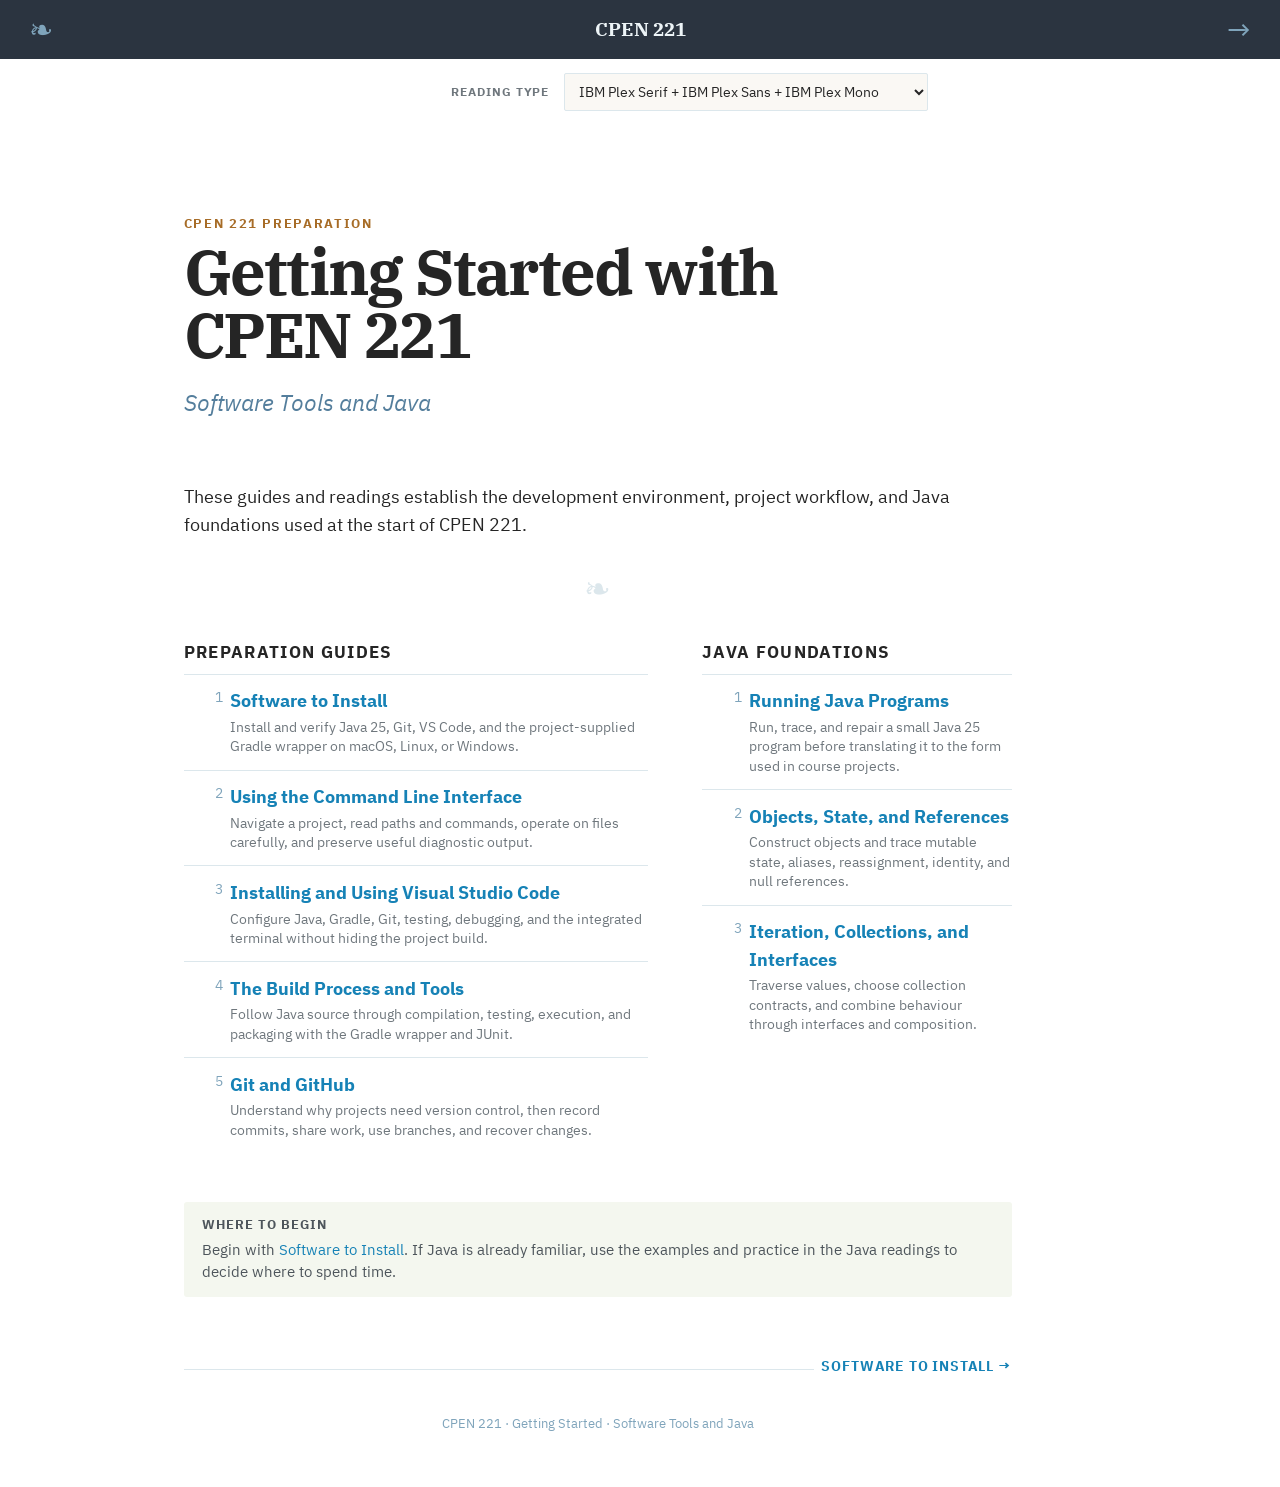
<file: site/index.html>
<!doctype html>
<html lang="en-CA">
<head>
  <meta charset="utf-8">
  <meta name="viewport" content="width=device-width, initial-scale=1">
  <meta name="description" content="Software tools and Java preparation for CPEN 221.">
  <title>Getting Started with CPEN 221</title>
  <link rel="stylesheet" href="assets/css/site.css">
  <script src="assets/js/typeface-switcher.js"></script>
</head>
<body id="top">
  <a class="skip-link" href="#main-content">Skip to the contents</a>

  <nav class="book-nav" aria-label="Book navigation">
    <a class="wordmark" href="./" aria-current="page">
      <strong>CPEN 221</strong>
      <span>Getting Started</span>
    </a>
    <div class="nav-contents">
      <p class="part-label">Software Tools and Java</p>
      <h2><a href="#top" aria-current="page">Contents</a></h2>
      <ul>
        <li><a href="#preparation-guides"><small>G</small><span>Preparation guides</span></a></li>
        <li><a href="#java-segments"><small>J</small><span>Java foundations</span></a></li>
      </ul>
      <div class="prev-next">
        <a href="#preparation-guides">Guides</a>
        <a href="guides/software-to-install/">Read →</a>
      </div>
    </div>
  </nav>

  <nav class="book-nav-mobile" aria-label="Compact book navigation">
    <span class="mobile-arrow" aria-hidden="true">❧</span>
    <a class="mobile-title" href="./" aria-current="page">CPEN 221</a>
    <a class="mobile-arrow" href="guides/software-to-install/" aria-label="Next: Software to Install">→</a>
  </nav>

  <div class="typeface-tools">
    <label>
      <span>Reading type</span>
      <select data-typeface-picker aria-label="Reading typeface combination">
        <option value="plex">IBM Plex Serif + IBM Plex Sans + IBM Plex Mono</option>
        <option value="google-sans">Google Sans Flex + Google Sans Code</option>
      </select>
    </label>
  </div>

  <main id="main-content" class="page">
    <article class="contents-page">
      <header class="contents-header">
        <p class="kicker">CPEN 221 preparation</p>
        <h1>Getting Started with CPEN 221</h1>
        <p class="deck">Software Tools and Java</p>
      </header>

      <p>These guides and readings establish the development environment, project workflow, and Java foundations used at the start of CPEN 221.</p>

      <div class="ornament" aria-hidden="true">❧</div>

      <div class="contents-group">
        <section aria-labelledby="preparation-guides">
          <h2 id="preparation-guides">Preparation guides</h2>
          <ol class="contents-list">
            <li>
              <span class="num">1</span>
              <div>
                <strong><a href="guides/software-to-install/">Software to Install</a></strong>
                <p>Install and verify Java 25, Git, VS Code, and the project-supplied Gradle wrapper on macOS, Linux, or Windows.</p>
              </div>
            </li>
            <li>
              <span class="num">2</span>
              <div>
                <strong><a href="guides/using-command-line-interface/">Using the Command Line Interface</a></strong>
                <p>Navigate a project, read paths and commands, operate on files carefully, and preserve useful diagnostic output.</p>
              </div>
            </li>
            <li>
              <span class="num">3</span>
              <div>
                <strong><a href="guides/installing-and-using-vscode/">Installing and Using Visual Studio Code</a></strong>
                <p>Configure Java, Gradle, Git, testing, debugging, and the integrated terminal without hiding the project build.</p>
              </div>
            </li>
            <li>
              <span class="num">4</span>
              <div>
                <strong><a href="guides/build-process-and-tools/">The Build Process and Tools</a></strong>
                <p>Follow Java source through compilation, testing, execution, and packaging with the Gradle wrapper and JUnit.</p>
              </div>
            </li>
            <li>
              <span class="num">5</span>
              <div>
                <strong><a href="guides/git-and-github/">Git and GitHub</a></strong>
                <p>Understand why projects need version control, then record commits, share work, use branches, and recover changes.</p>
              </div>
            </li>
          </ol>
        </section>
        <section aria-labelledby="java-segments">
          <h2 id="java-segments">Java foundations</h2>
          <ol class="contents-list">
            <li>
              <span class="num">1</span>
              <div>
                <strong><a href="readings/01-running-java-programs/">Running Java Programs</a></strong>
                <p>Run, trace, and repair a small Java 25 program before translating it to the form used in course projects.</p>
              </div>
            </li>
            <li>
              <span class="num">2</span>
              <div>
                <strong><a href="readings/02-objects-state-and-references/">Objects, State, and References</a></strong>
                <p>Construct objects and trace mutable state, aliases, reassignment, identity, and null references.</p>
              </div>
            </li>
            <li>
              <span class="num">3</span>
              <div>
                <strong><a href="readings/03-iteration-collections-and-interfaces/">Iteration, Collections, and Interfaces</a></strong>
                <p>Traverse values, choose collection contracts, and combine behaviour through interfaces and composition.</p>
              </div>
            </li>
          </ol>
        </section>
      </div>

      <section class="prototype-note" aria-labelledby="requirements">
        <h2 id="requirements">Where to begin</h2>
        <p>Begin with <a href="guides/software-to-install/">Software to Install</a>. If Java is already familiar, use the examples and practice in the Java readings to decide where to spend time.</p>
      </section>

      <footer class="book-footer">
        <a class="next" href="guides/software-to-install/">Software to Install →</a>
        CPEN 221 · Getting Started · Software Tools and Java
      </footer>
    </article>
  </main>
</body>
</html>
</file>
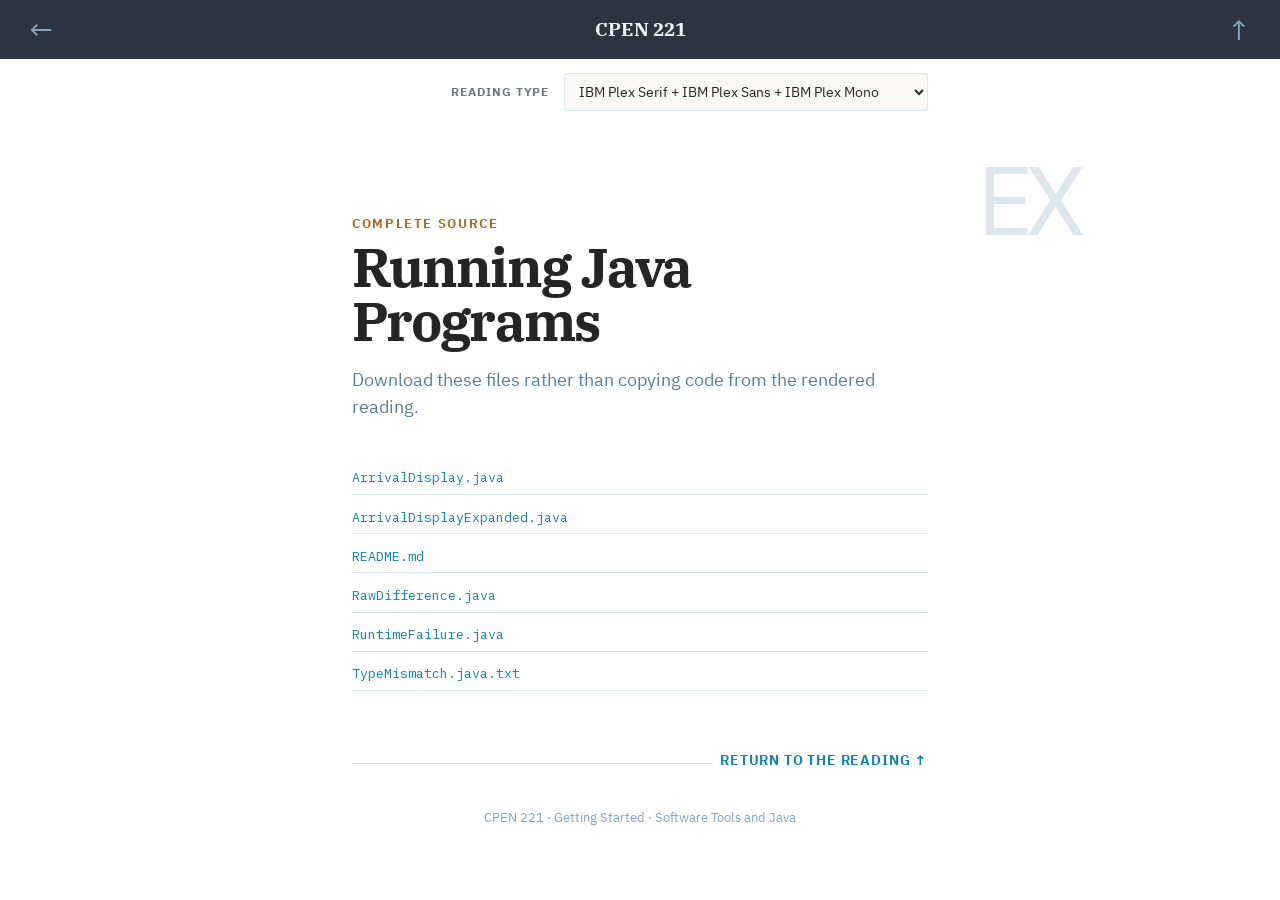
<file: site/examples/01-running-java-programs/index.html>
<!doctype html>
<html lang="en-CA">
<head>
  <meta charset="utf-8">
  <meta name="viewport" content="width=device-width, initial-scale=1">
  <title>Running Java Programs · Getting Started with CPEN 221</title>
  <link rel="stylesheet" href="../../assets/css/site.css">
  <script src="../../assets/js/typeface-switcher.js"></script>
</head>
<body id="top">
  <a class="skip-link" href="#chapter-content">Skip to example files</a>

  <nav class="book-nav" aria-label="Example navigation">
    <a class="wordmark" href="../../">
      <strong>CPEN 221</strong>
      <span>Getting Started</span>
    </a>
    <div class="nav-contents">
      <p class="part-label">Example files</p>
      <h2><a href="#top" aria-current="page">Running Java Programs</a></h2>
      <ul>
        <li><a href="../../readings/01-running-java-programs/"><small>←</small><span>Back to the reading</span></a></li>
        <li><a href="../../"><small>↑</small><span>All contents</span></a></li>
      </ul>
    </div>
  </nav>

  <nav class="book-nav-mobile" aria-label="Compact example navigation">
    <a class="mobile-arrow" href="../../readings/01-running-java-programs/" aria-label="Back to Running Java Programs">←</a>
    <a class="mobile-title" href="../../">CPEN 221</a>
    <a class="mobile-arrow" href="../../" aria-label="All contents">↑</a>
  </nav>

  <div class="typeface-tools">
    <label>
      <span>Reading type</span>
      <select data-typeface-picker aria-label="Reading typeface combination">
        <option value="plex">IBM Plex Serif + IBM Plex Sans + IBM Plex Mono</option>
        <option value="google-sans">Google Sans Flex + Google Sans Code</option>
      </select>
    </label>
  </div>

  <main id="chapter-content" class="page">
    <article class="chapter example-index">
      <div class="chapter-number" aria-hidden="true">EX</div>
      <header class="chapter-header">
        <p class="chapter-kicker">Complete source</p>
        <h1>Running Java Programs</h1>
        <p class="lede">Download these files rather than copying code from the rendered reading.</p>
      </header>
      <ul class="file-list">
        <li><a href="ArrivalDisplay.java">ArrivalDisplay.java</a></li>
        <li><a href="ArrivalDisplayExpanded.java">ArrivalDisplayExpanded.java</a></li>
        <li><a href="README.md">README.md</a></li>
        <li><a href="RawDifference.java">RawDifference.java</a></li>
        <li><a href="RuntimeFailure.java">RuntimeFailure.java</a></li>
        <li><a href="TypeMismatch.java.txt">TypeMismatch.java.txt</a></li>
      </ul>
      <footer class="book-footer">
        <a class="next" href="../../readings/01-running-java-programs/">Return to the reading ↑</a>
        CPEN 221 · Getting Started · Software Tools and Java
      </footer>
    </article>
  </main>
</body>
</html>
</file>
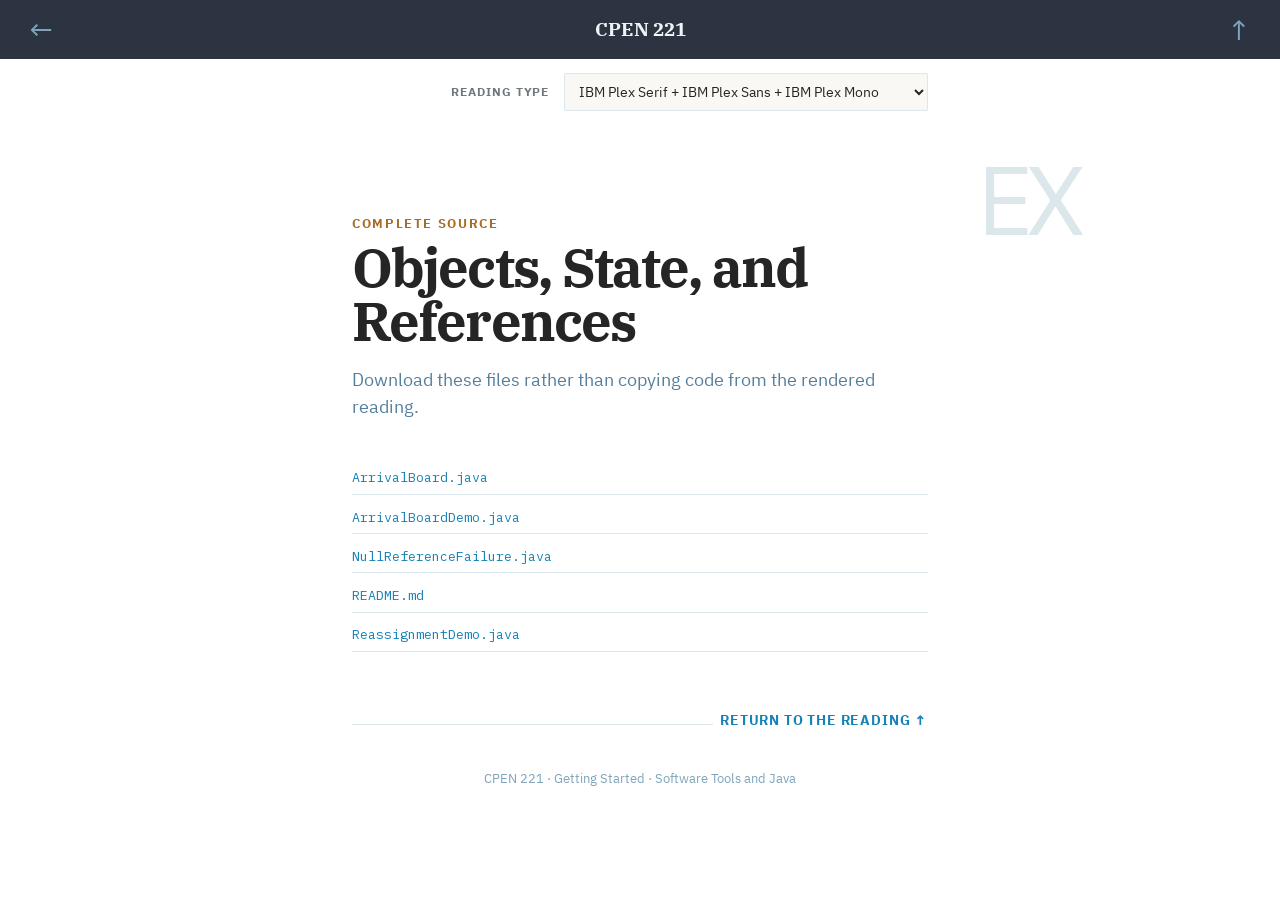
<file: site/examples/02-objects-state-and-references/index.html>
<!doctype html>
<html lang="en-CA">
<head>
  <meta charset="utf-8">
  <meta name="viewport" content="width=device-width, initial-scale=1">
  <title>Objects, State, and References · Getting Started with CPEN 221</title>
  <link rel="stylesheet" href="../../assets/css/site.css">
  <script src="../../assets/js/typeface-switcher.js"></script>
</head>
<body id="top">
  <a class="skip-link" href="#chapter-content">Skip to example files</a>

  <nav class="book-nav" aria-label="Example navigation">
    <a class="wordmark" href="../../">
      <strong>CPEN 221</strong>
      <span>Getting Started</span>
    </a>
    <div class="nav-contents">
      <p class="part-label">Example files</p>
      <h2><a href="#top" aria-current="page">Objects, State, and References</a></h2>
      <ul>
        <li><a href="../../readings/02-objects-state-and-references/"><small>←</small><span>Back to the reading</span></a></li>
        <li><a href="../../"><small>↑</small><span>All contents</span></a></li>
      </ul>
    </div>
  </nav>

  <nav class="book-nav-mobile" aria-label="Compact example navigation">
    <a class="mobile-arrow" href="../../readings/02-objects-state-and-references/" aria-label="Back to Objects, State, and References">←</a>
    <a class="mobile-title" href="../../">CPEN 221</a>
    <a class="mobile-arrow" href="../../" aria-label="All contents">↑</a>
  </nav>

  <div class="typeface-tools">
    <label>
      <span>Reading type</span>
      <select data-typeface-picker aria-label="Reading typeface combination">
        <option value="plex">IBM Plex Serif + IBM Plex Sans + IBM Plex Mono</option>
        <option value="google-sans">Google Sans Flex + Google Sans Code</option>
      </select>
    </label>
  </div>

  <main id="chapter-content" class="page">
    <article class="chapter example-index">
      <div class="chapter-number" aria-hidden="true">EX</div>
      <header class="chapter-header">
        <p class="chapter-kicker">Complete source</p>
        <h1>Objects, State, and References</h1>
        <p class="lede">Download these files rather than copying code from the rendered reading.</p>
      </header>
      <ul class="file-list">
        <li><a href="ArrivalBoard.java">ArrivalBoard.java</a></li>
        <li><a href="ArrivalBoardDemo.java">ArrivalBoardDemo.java</a></li>
        <li><a href="NullReferenceFailure.java">NullReferenceFailure.java</a></li>
        <li><a href="README.md">README.md</a></li>
        <li><a href="ReassignmentDemo.java">ReassignmentDemo.java</a></li>
      </ul>
      <footer class="book-footer">
        <a class="next" href="../../readings/02-objects-state-and-references/">Return to the reading ↑</a>
        CPEN 221 · Getting Started · Software Tools and Java
      </footer>
    </article>
  </main>
</body>
</html>
</file>
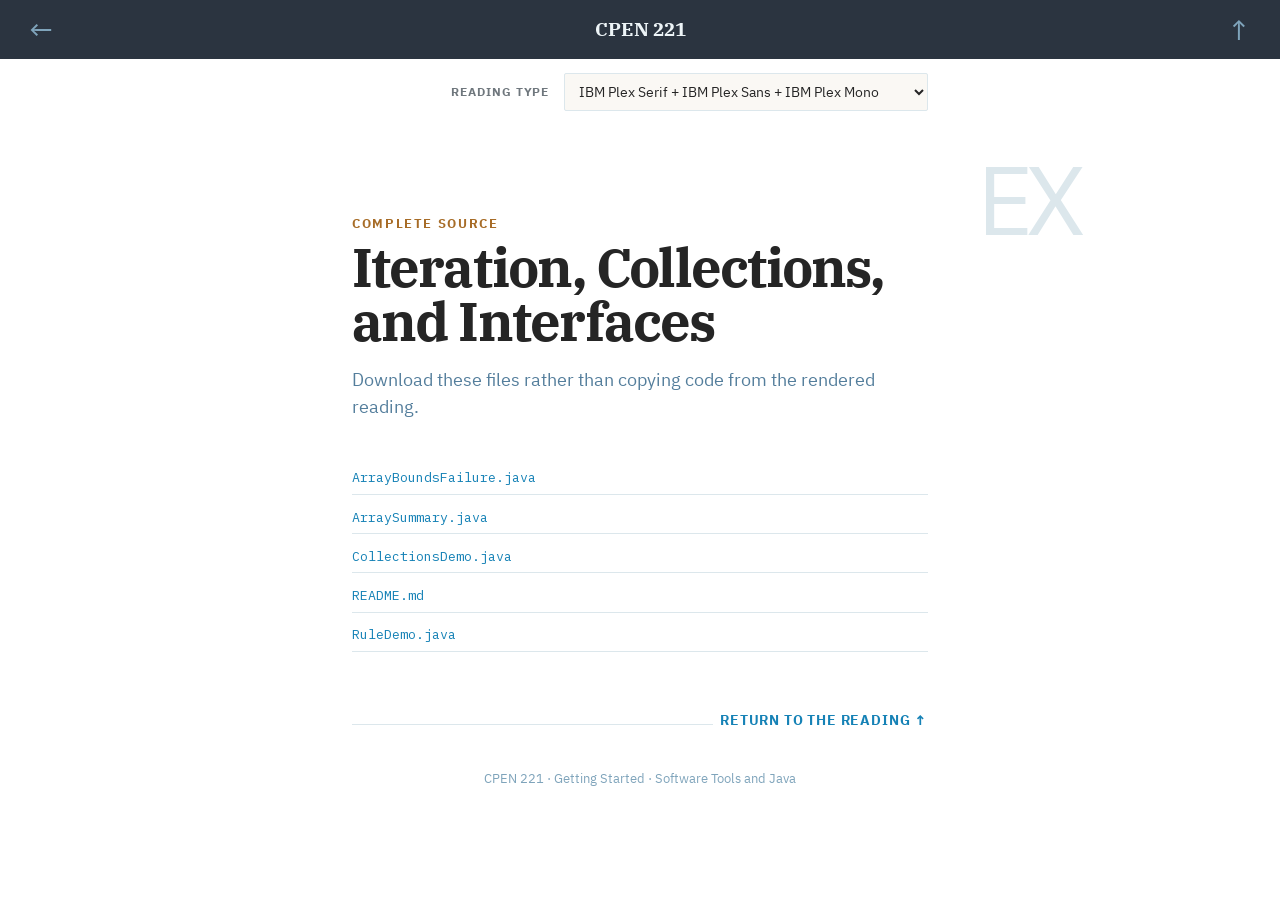
<file: site/examples/03-iteration-collections-and-interfaces/index.html>
<!doctype html>
<html lang="en-CA">
<head>
  <meta charset="utf-8">
  <meta name="viewport" content="width=device-width, initial-scale=1">
  <title>Iteration, Collections, and Interfaces · Getting Started with CPEN 221</title>
  <link rel="stylesheet" href="../../assets/css/site.css">
  <script src="../../assets/js/typeface-switcher.js"></script>
</head>
<body id="top">
  <a class="skip-link" href="#chapter-content">Skip to example files</a>

  <nav class="book-nav" aria-label="Example navigation">
    <a class="wordmark" href="../../">
      <strong>CPEN 221</strong>
      <span>Getting Started</span>
    </a>
    <div class="nav-contents">
      <p class="part-label">Example files</p>
      <h2><a href="#top" aria-current="page">Iteration, Collections, and Interfaces</a></h2>
      <ul>
        <li><a href="../../readings/03-iteration-collections-and-interfaces/"><small>←</small><span>Back to the reading</span></a></li>
        <li><a href="../../"><small>↑</small><span>All contents</span></a></li>
      </ul>
    </div>
  </nav>

  <nav class="book-nav-mobile" aria-label="Compact example navigation">
    <a class="mobile-arrow" href="../../readings/03-iteration-collections-and-interfaces/" aria-label="Back to Iteration, Collections, and Interfaces">←</a>
    <a class="mobile-title" href="../../">CPEN 221</a>
    <a class="mobile-arrow" href="../../" aria-label="All contents">↑</a>
  </nav>

  <div class="typeface-tools">
    <label>
      <span>Reading type</span>
      <select data-typeface-picker aria-label="Reading typeface combination">
        <option value="plex">IBM Plex Serif + IBM Plex Sans + IBM Plex Mono</option>
        <option value="google-sans">Google Sans Flex + Google Sans Code</option>
      </select>
    </label>
  </div>

  <main id="chapter-content" class="page">
    <article class="chapter example-index">
      <div class="chapter-number" aria-hidden="true">EX</div>
      <header class="chapter-header">
        <p class="chapter-kicker">Complete source</p>
        <h1>Iteration, Collections, and Interfaces</h1>
        <p class="lede">Download these files rather than copying code from the rendered reading.</p>
      </header>
      <ul class="file-list">
        <li><a href="ArrayBoundsFailure.java">ArrayBoundsFailure.java</a></li>
        <li><a href="ArraySummary.java">ArraySummary.java</a></li>
        <li><a href="CollectionsDemo.java">CollectionsDemo.java</a></li>
        <li><a href="README.md">README.md</a></li>
        <li><a href="RuleDemo.java">RuleDemo.java</a></li>
      </ul>
      <footer class="book-footer">
        <a class="next" href="../../readings/03-iteration-collections-and-interfaces/">Return to the reading ↑</a>
        CPEN 221 · Getting Started · Software Tools and Java
      </footer>
    </article>
  </main>
</body>
</html>
</file>
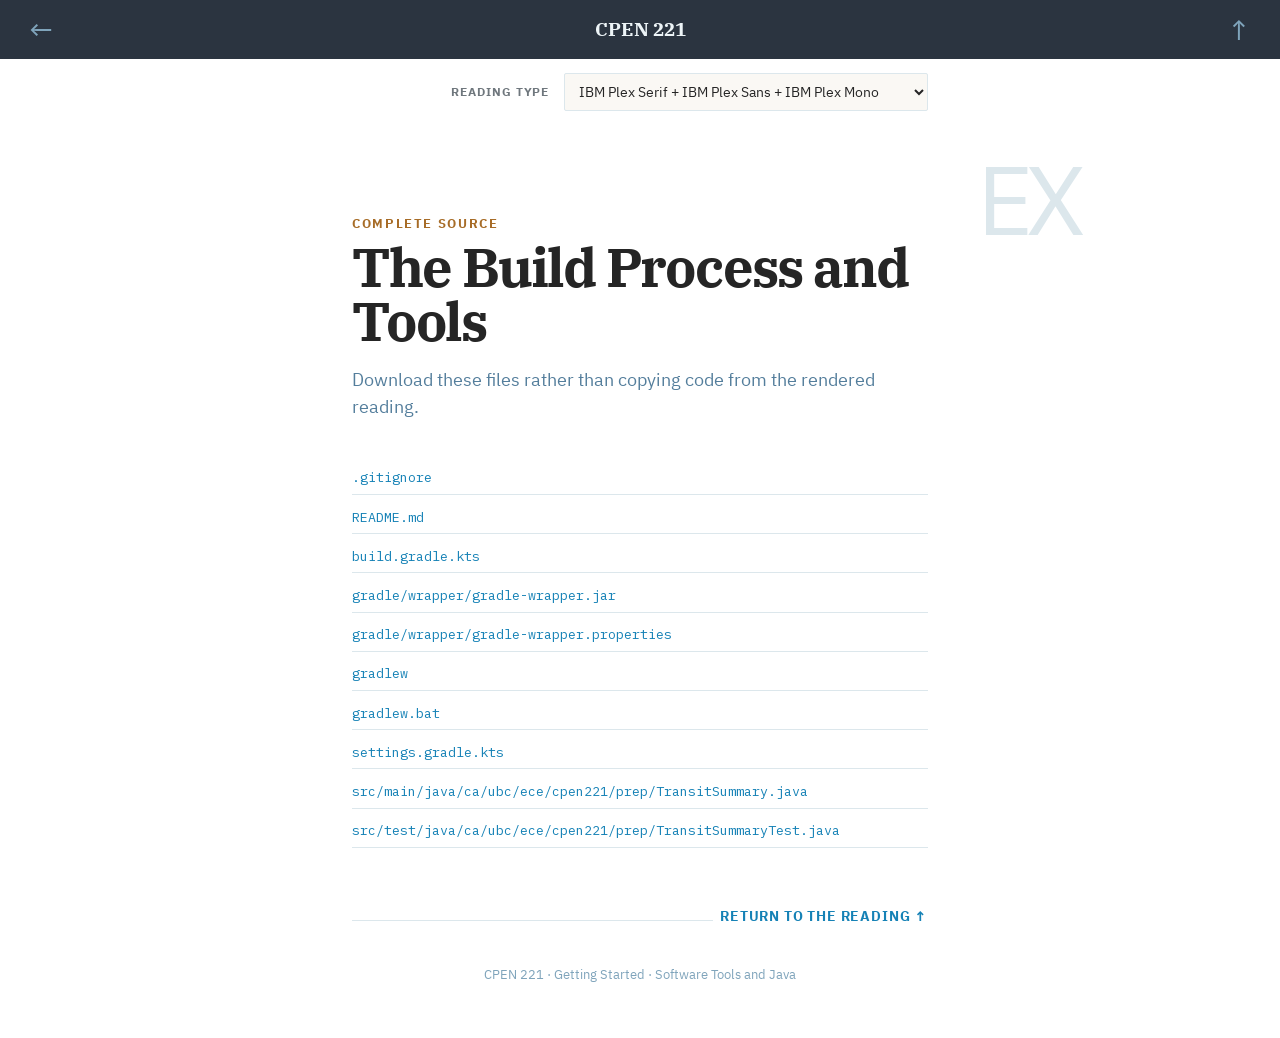
<file: site/examples/build-process-and-tools/index.html>
<!doctype html>
<html lang="en-CA">
<head>
  <meta charset="utf-8">
  <meta name="viewport" content="width=device-width, initial-scale=1">
  <title>The Build Process and Tools · Getting Started with CPEN 221</title>
  <link rel="stylesheet" href="../../assets/css/site.css">
  <script src="../../assets/js/typeface-switcher.js"></script>
</head>
<body id="top">
  <a class="skip-link" href="#chapter-content">Skip to example files</a>

  <nav class="book-nav" aria-label="Example navigation">
    <a class="wordmark" href="../../">
      <strong>CPEN 221</strong>
      <span>Getting Started</span>
    </a>
    <div class="nav-contents">
      <p class="part-label">Example files</p>
      <h2><a href="#top" aria-current="page">The Build Process and Tools</a></h2>
      <ul>
        <li><a href="../../guides/build-process-and-tools/"><small>←</small><span>Back to the reading</span></a></li>
        <li><a href="../../"><small>↑</small><span>All contents</span></a></li>
      </ul>
    </div>
  </nav>

  <nav class="book-nav-mobile" aria-label="Compact example navigation">
    <a class="mobile-arrow" href="../../guides/build-process-and-tools/" aria-label="Back to The Build Process and Tools">←</a>
    <a class="mobile-title" href="../../">CPEN 221</a>
    <a class="mobile-arrow" href="../../" aria-label="All contents">↑</a>
  </nav>

  <div class="typeface-tools">
    <label>
      <span>Reading type</span>
      <select data-typeface-picker aria-label="Reading typeface combination">
        <option value="plex">IBM Plex Serif + IBM Plex Sans + IBM Plex Mono</option>
        <option value="google-sans">Google Sans Flex + Google Sans Code</option>
      </select>
    </label>
  </div>

  <main id="chapter-content" class="page">
    <article class="chapter example-index">
      <div class="chapter-number" aria-hidden="true">EX</div>
      <header class="chapter-header">
        <p class="chapter-kicker">Complete source</p>
        <h1>The Build Process and Tools</h1>
        <p class="lede">Download these files rather than copying code from the rendered reading.</p>
      </header>
      <ul class="file-list">
        <li><a href=".gitignore">.gitignore</a></li>
        <li><a href="README.md">README.md</a></li>
        <li><a href="build.gradle.kts">build.gradle.kts</a></li>
        <li><a href="gradle/wrapper/gradle-wrapper.jar">gradle/wrapper/gradle-wrapper.jar</a></li>
        <li><a href="gradle/wrapper/gradle-wrapper.properties">gradle/wrapper/gradle-wrapper.properties</a></li>
        <li><a href="gradlew">gradlew</a></li>
        <li><a href="gradlew.bat">gradlew.bat</a></li>
        <li><a href="settings.gradle.kts">settings.gradle.kts</a></li>
        <li><a href="src/main/java/ca/ubc/ece/cpen221/prep/TransitSummary.java">src/main/java/ca/ubc/ece/cpen221/prep/TransitSummary.java</a></li>
        <li><a href="src/test/java/ca/ubc/ece/cpen221/prep/TransitSummaryTest.java">src/test/java/ca/ubc/ece/cpen221/prep/TransitSummaryTest.java</a></li>
      </ul>
      <footer class="book-footer">
        <a class="next" href="../../guides/build-process-and-tools/">Return to the reading ↑</a>
        CPEN 221 · Getting Started · Software Tools and Java
      </footer>
    </article>
  </main>
</body>
</html>
</file>
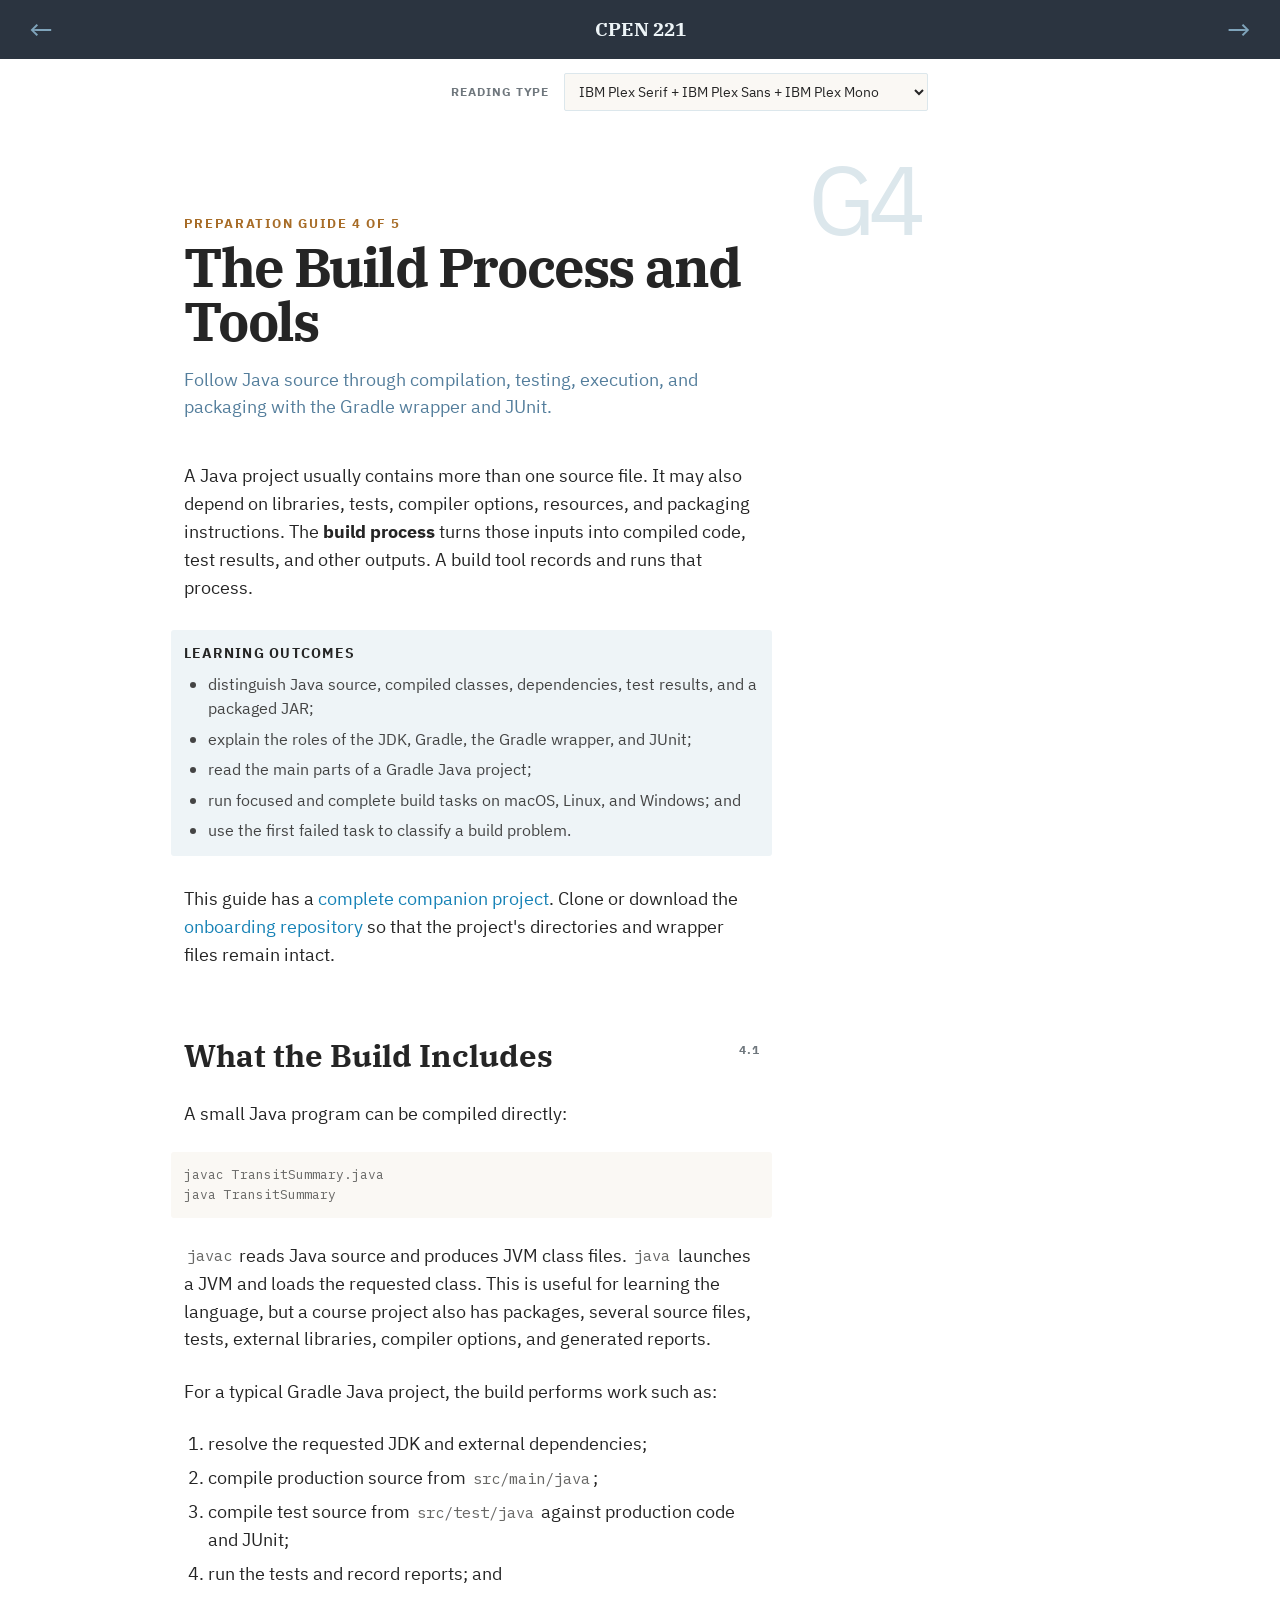
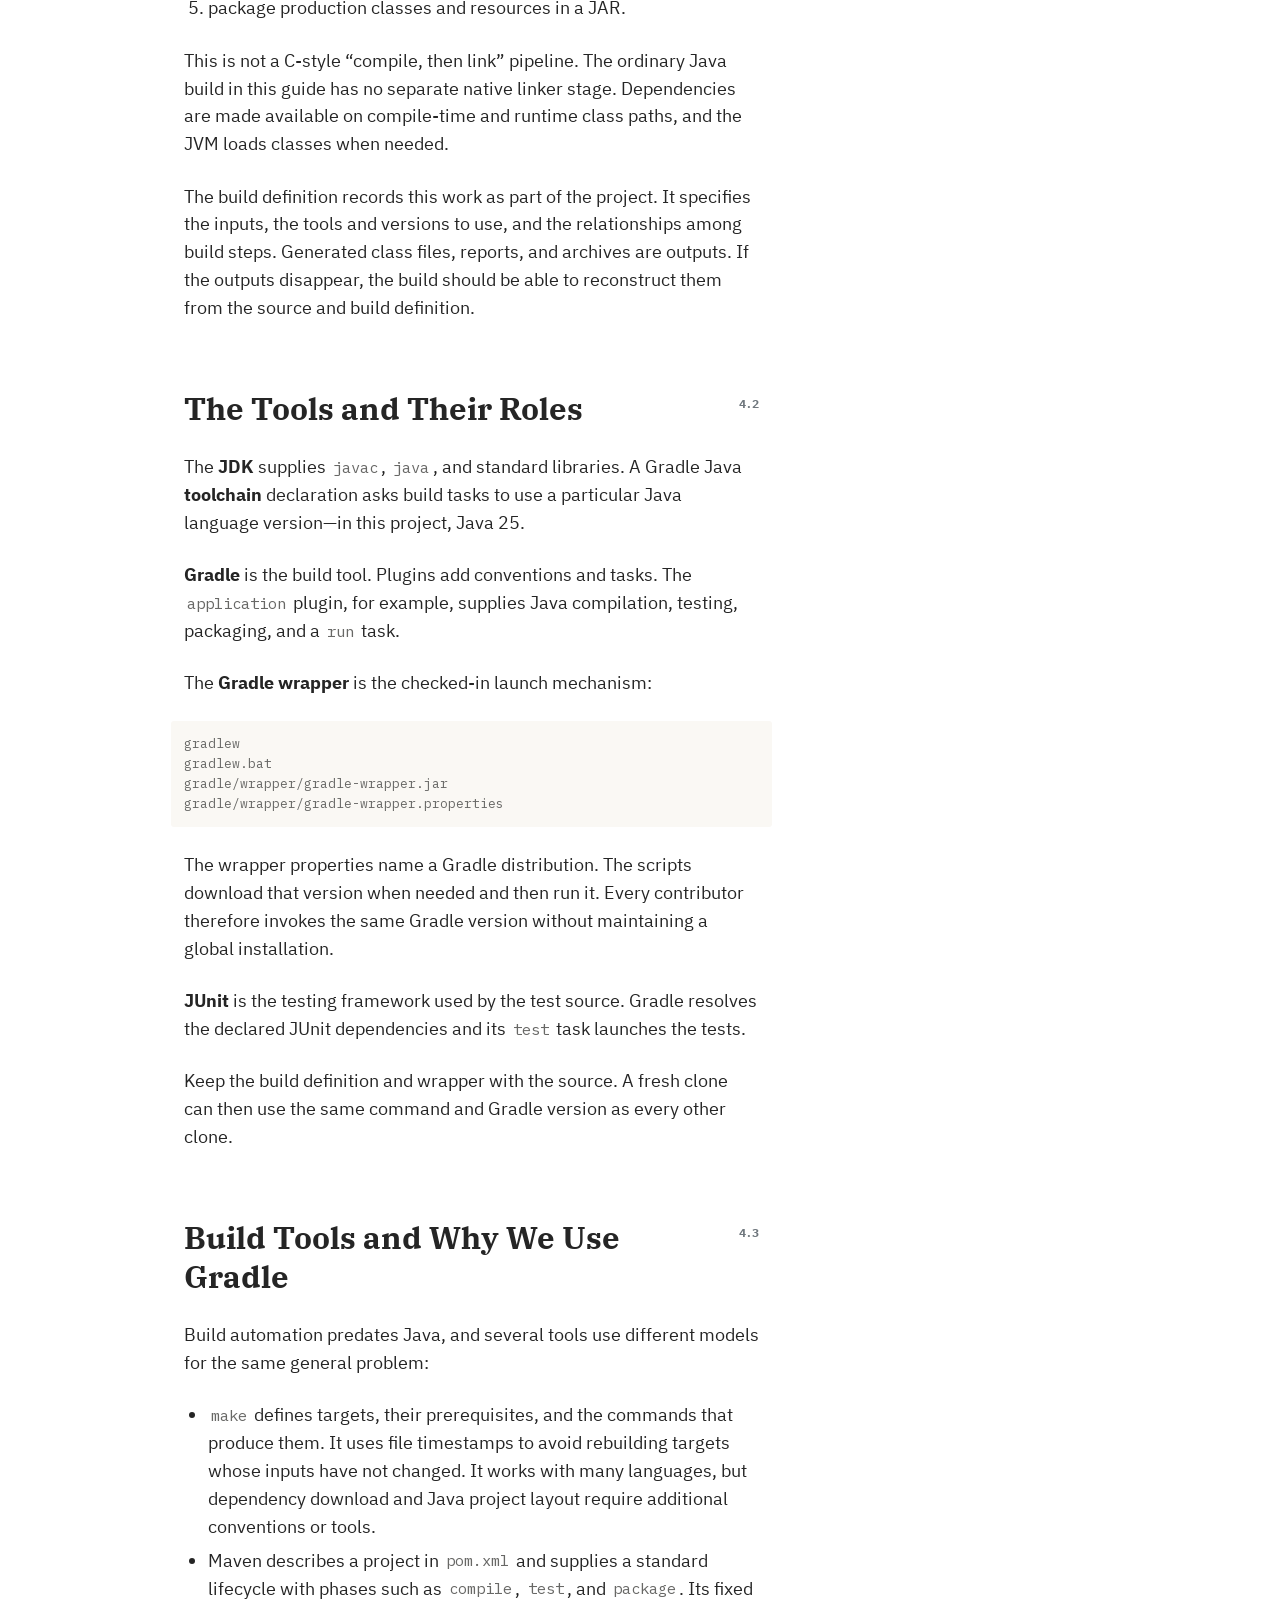
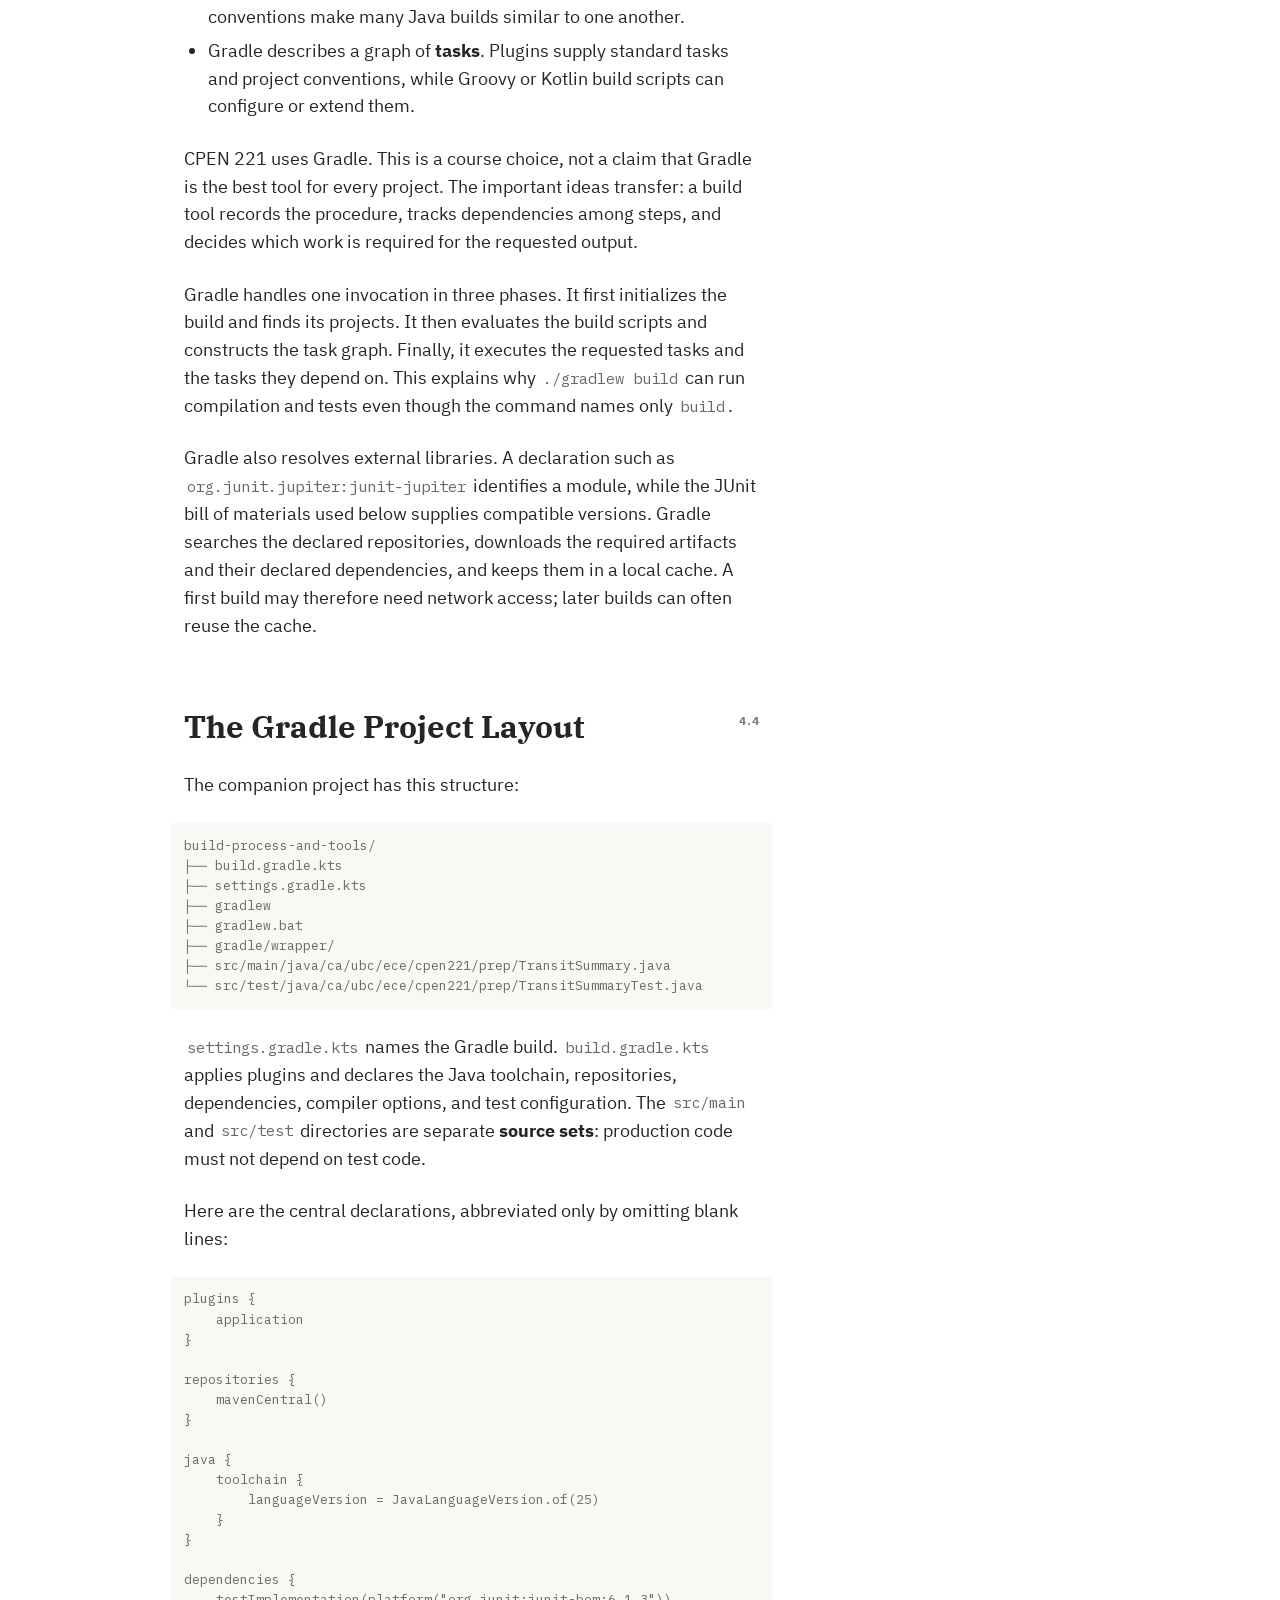
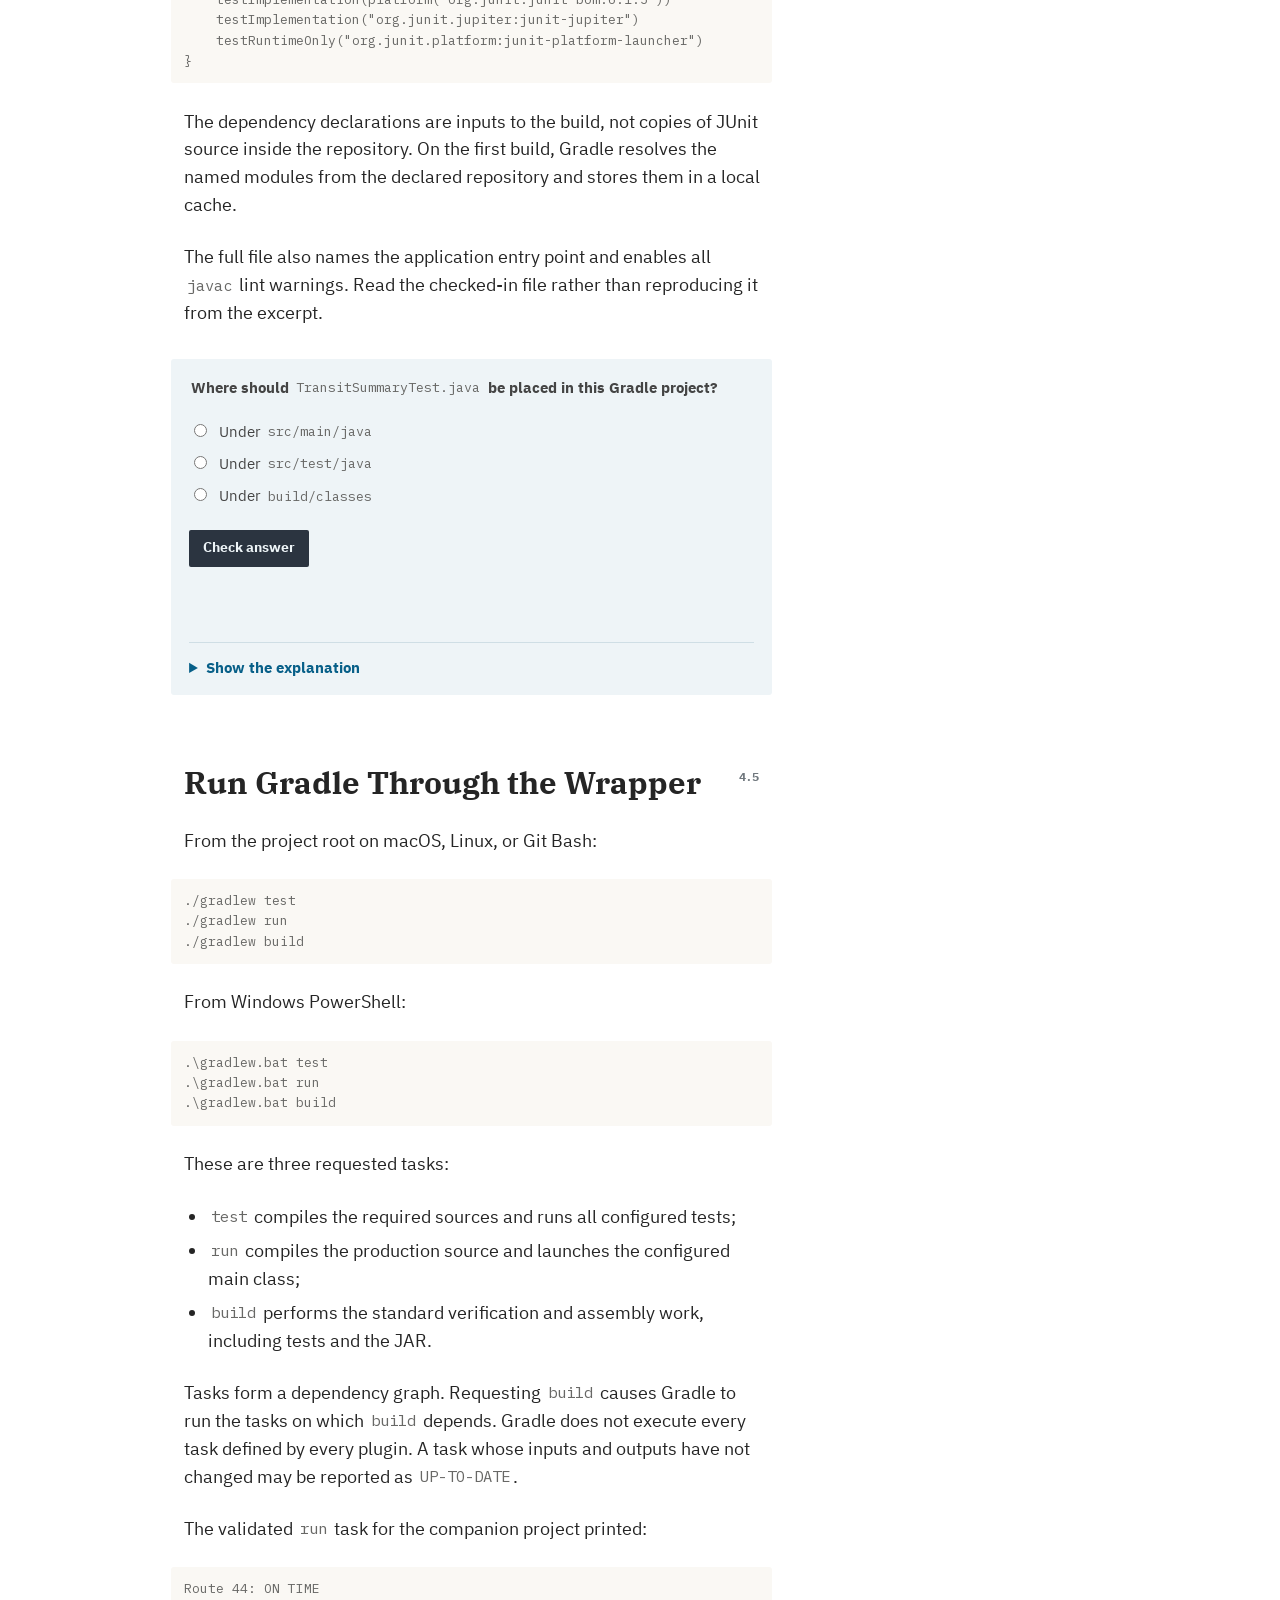
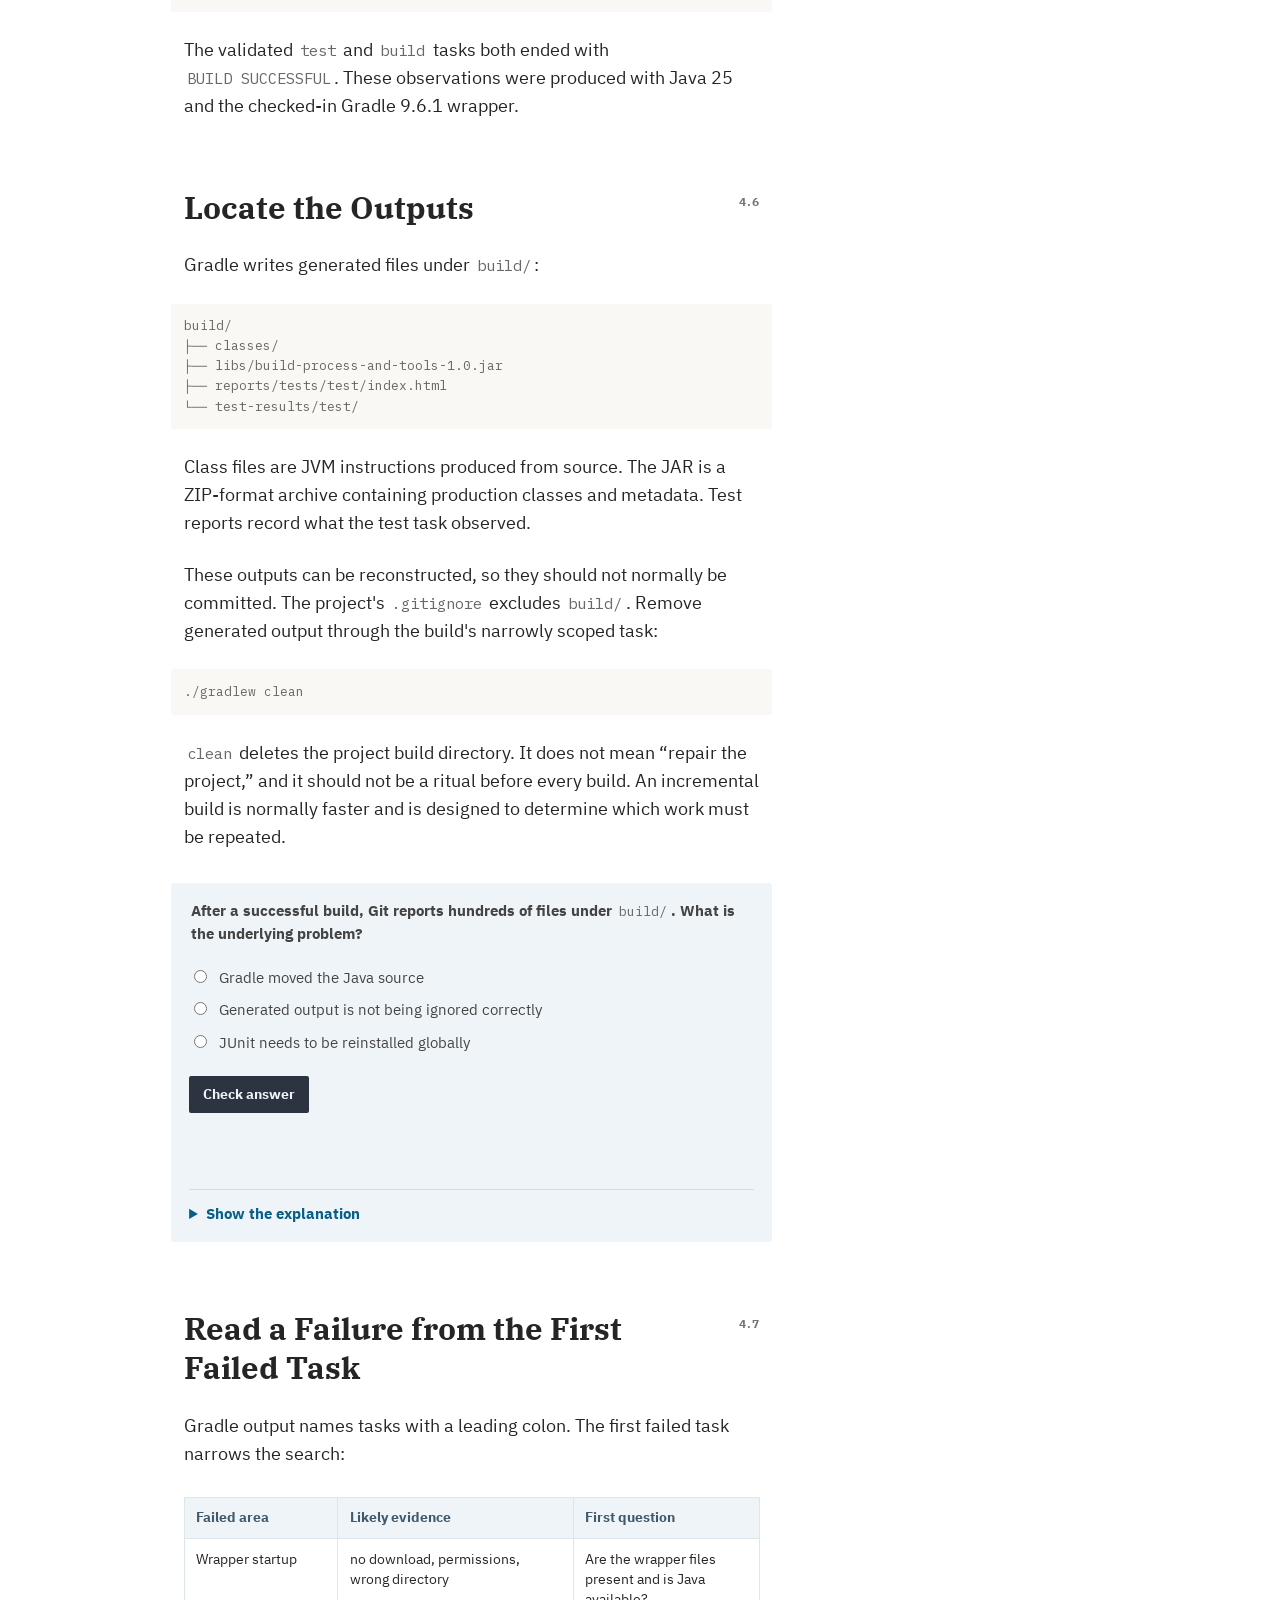
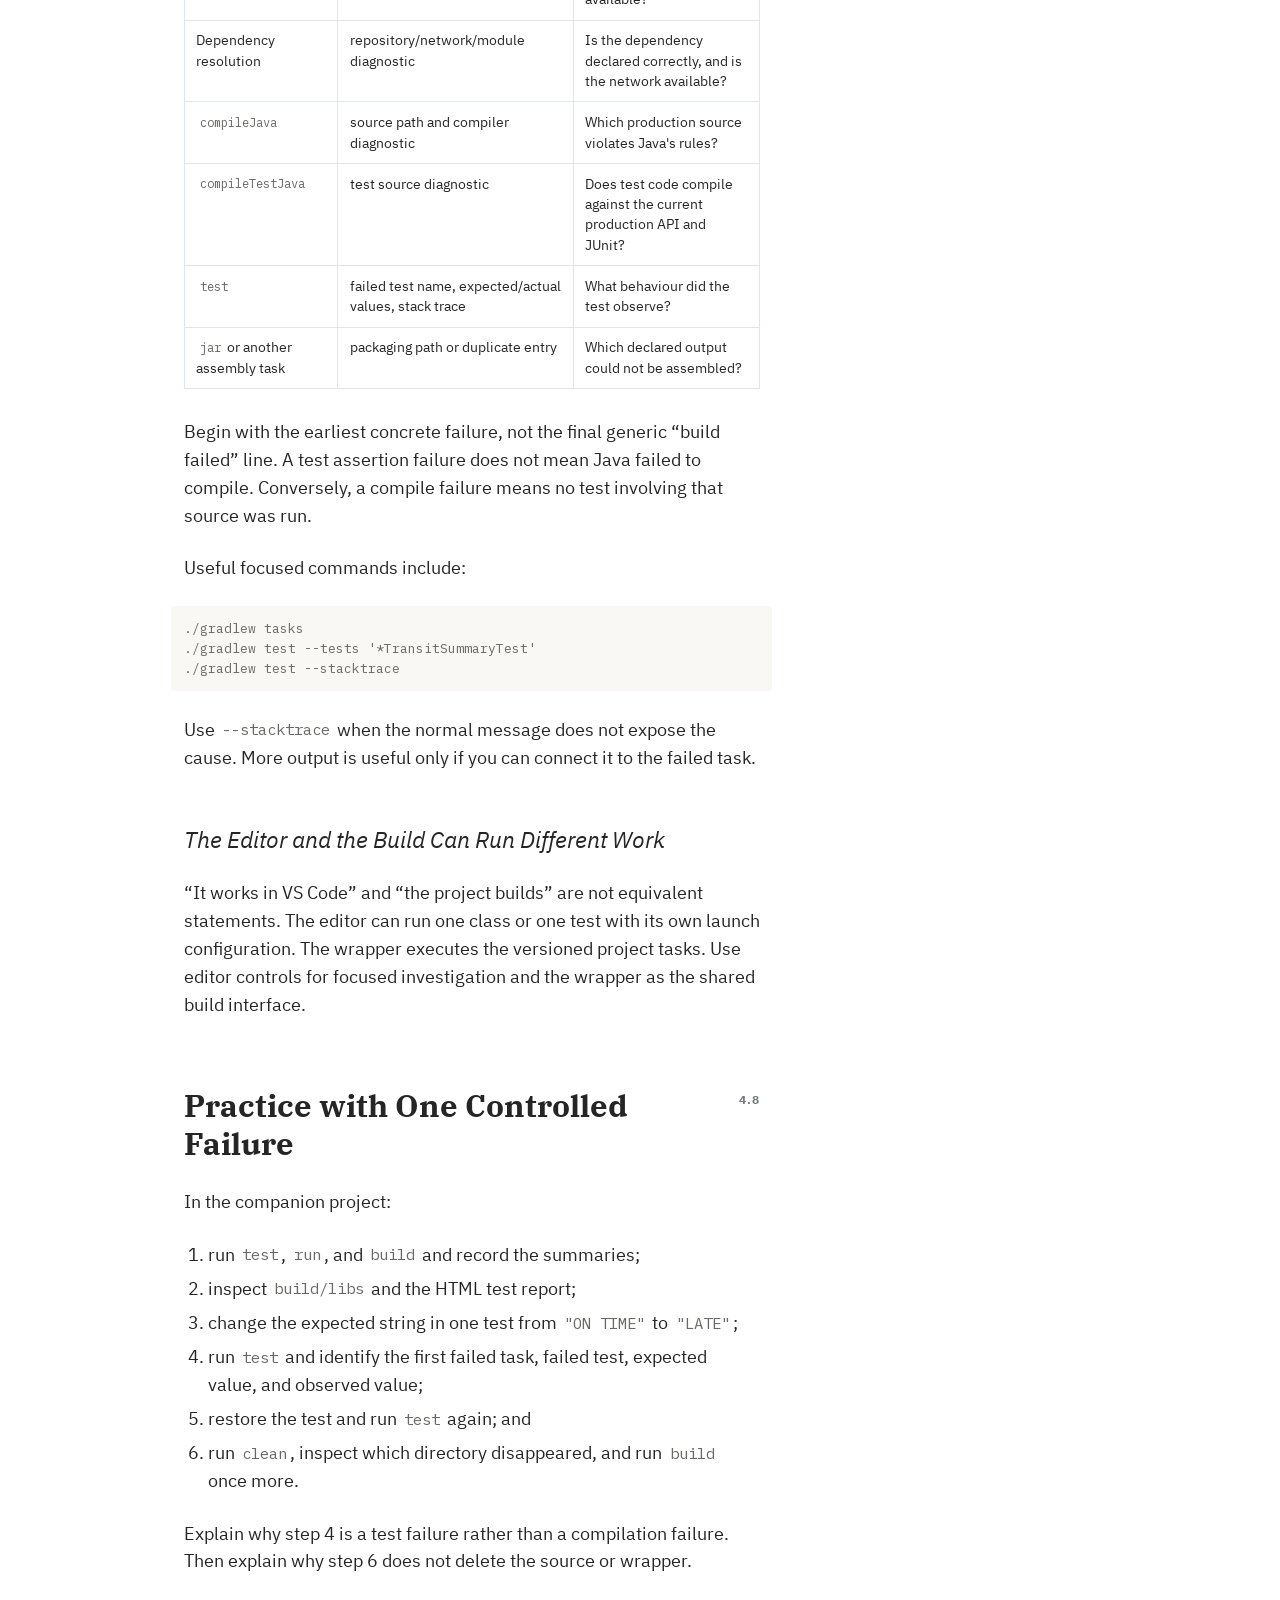
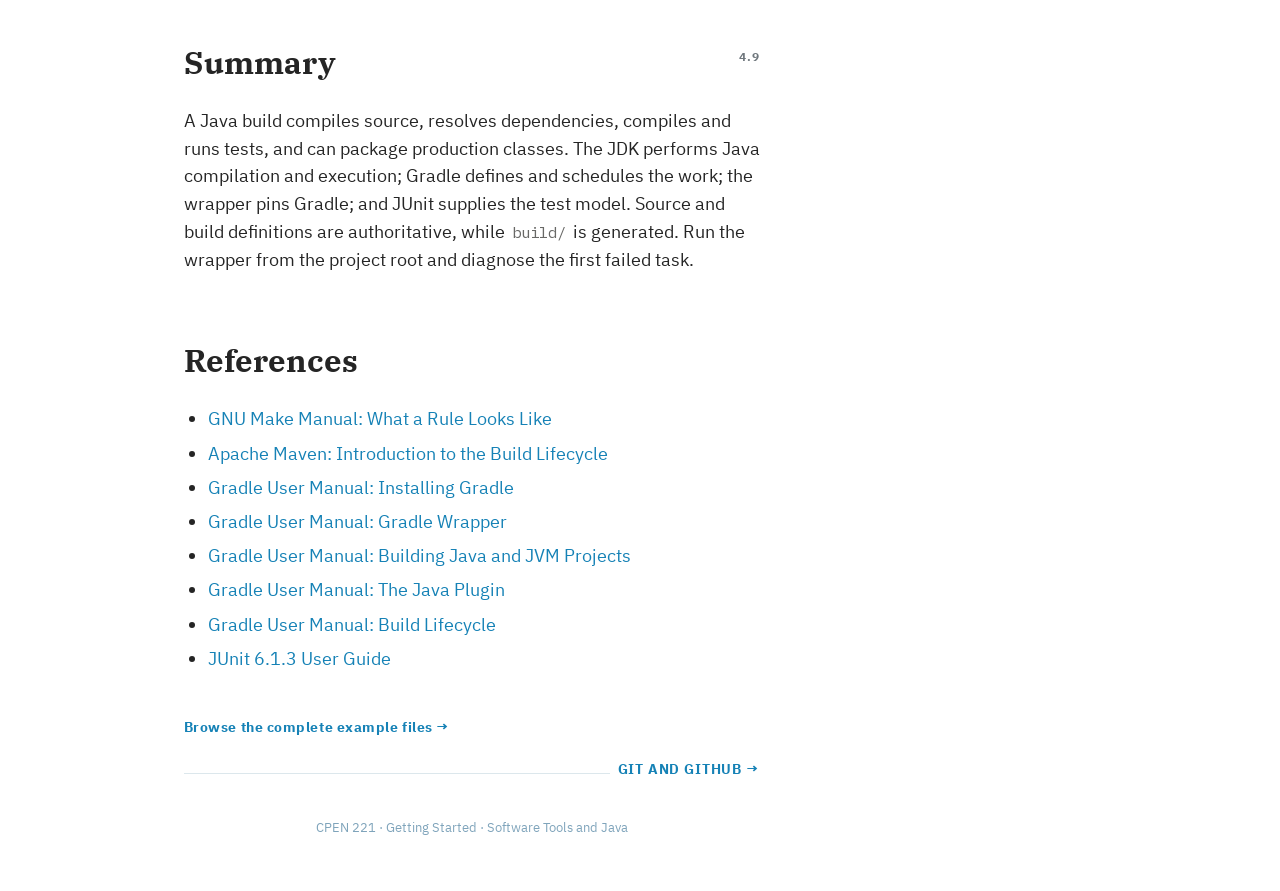
<file: site/guides/build-process-and-tools/index.html>
<!doctype html>
<html lang="en-CA">
<head>
  <meta charset="utf-8">
  <meta name="viewport" content="width=device-width, initial-scale=1">
  <meta name="description" content="Follow Java source through compilation, testing, execution, and packaging with the Gradle wrapper and JUnit.">
  <title>The Build Process and Tools · Getting Started with CPEN 221</title>
  <link rel="stylesheet" href="../../assets/css/site.css">
  <script src="../../assets/js/typeface-switcher.js"></script>
  <script defer src="../../assets/js/quick-checks.js"></script>
</head>
<body id="top">
  <!-- source-sha256: 931ccf0b7b1b6ae436926868b795a1e99415c318a5d8664661387ba596a20294 -->
  <!-- source-file: guide-build-process-and-tools.md -->
  <a class="skip-link" href="#chapter-content">Skip to reading</a>

  <nav class="book-nav" aria-label="Reading navigation">
    <a class="wordmark" href="../../">
      <strong>CPEN 221</strong>
      <span>Getting Started</span>
    </a>
    <div class="nav-contents">
      <p class="part-label">Preparation guides</p>
      <h2><a href="#top" aria-current="page">The Build Process and Tools <small>G4</small></a></h2>
      <ul>
        <li><a href="#1-what-the-build-includes"><small>4.1</small><span>What the Build Includes</span></a></li>
        <li><a href="#2-the-tools-and-their-roles"><small>4.2</small><span>The Tools and Their Roles</span></a></li>
        <li><a href="#3-build-tools-and-why-we-use-gradle"><small>4.3</small><span>Build Tools and Why We Use Gradle</span></a></li>
        <li><a href="#4-the-gradle-project-layout"><small>4.4</small><span>The Gradle Project Layout</span></a></li>
        <li><a href="#5-run-gradle-through-the-wrapper"><small>4.5</small><span>Run Gradle Through the Wrapper</span></a></li>
        <li><a href="#6-locate-the-outputs"><small>4.6</small><span>Locate the Outputs</span></a></li>
        <li><a href="#7-read-a-failure-from-the-first-failed-task"><small>4.7</small><span>Read a Failure from the First Failed Task</span></a></li>
        <li><a href="#8-practice-with-one-controlled-failure"><small>4.8</small><span>Practice with One Controlled Failure</span></a></li>
        <li><a href="#9-summary"><small>4.9</small><span>Summary</span></a></li>
      </ul>
      <div class="prev-next">
        <a href="../installing-and-using-vscode/">← Previous</a>
        <a href="../../">Up</a>
        <a href="../git-and-github/">Next →</a>
      </div>
    </div>
  </nav>

  <nav class="book-nav-mobile" aria-label="Compact reading navigation">
    <a class="mobile-arrow" href="../installing-and-using-vscode/" aria-label="Previous: Installing and Using Visual Studio Code">←</a>
    <a class="mobile-title" href="../../">CPEN 221</a>
    <a class="mobile-arrow" href="../git-and-github/" aria-label="Next: Git and GitHub">→</a>
  </nav>

  <div class="typeface-tools">
    <label>
      <span>Reading type</span>
      <select data-typeface-picker aria-label="Reading typeface combination">
        <option value="plex">IBM Plex Serif + IBM Plex Sans + IBM Plex Mono</option>
        <option value="google-sans">Google Sans Flex + Google Sans Code</option>
      </select>
    </label>
  </div>

  <main id="chapter-content" class="page">
    <article class="chapter">
      <div class="chapter-number" aria-hidden="true">G4</div>
      <header class="chapter-header">
        <p class="chapter-kicker">Preparation guide 4 of 5</p>
        <h1>The Build Process and Tools</h1>
        <p class="lede">Follow Java source through compilation, testing, execution, and packaging with the Gradle wrapper and JUnit.</p>
      </header>
<p>A Java project usually contains more than one source file. It may also depend on libraries, tests, compiler options, resources, and packaging instructions. The <strong>build process</strong> turns those inputs into compiled code, test results, and other outputs. A build tool records and runs that process.</p>
<section class="learning-outcomes" aria-labelledby="learning-outcomes"><h2 id="learning-outcomes"><a href="#learning-outcomes">Learning outcomes</a></h2><ul>
<li>distinguish Java source, compiled classes, dependencies, test results, and a packaged JAR;</li>
<li>explain the roles of the JDK, Gradle, the Gradle wrapper, and JUnit;</li>
<li>read the main parts of a Gradle Java project;</li>
<li>run focused and complete build tasks on macOS, Linux, and Windows; and</li>
<li>use the first failed task to classify a build problem.</li>
</ul></section>
<p>This guide has a <a href="../../examples/build-process-and-tools/">complete companion project</a>. Clone or download the <a href="https://github.com/CPEN-221/onboarding">onboarding repository</a> so that the project's directories and wrapper files remain intact.</p>
<h2 id="1-what-the-build-includes"><a href="#1-what-the-build-includes"><span class="section-number">4.1</span>What the Build Includes</a></h2>
<p>A small Java program can be compiled directly:</p>
<div class="code-block"><pre class="sh"><code>javac TransitSummary.java
java TransitSummary</code></pre></div>
<p><code>javac</code> reads Java source and produces JVM class files. <code>java</code> launches a JVM and loads the requested class. This is useful for learning the language, but a course project also has packages, several source files, tests, external libraries, compiler options, and generated reports.</p>
<p>For a typical Gradle Java project, the build performs work such as:</p>
<ol type="1">
<li>resolve the requested JDK and external dependencies;</li>
<li>compile production source from <code>src/main/java</code>;</li>
<li>compile test source from <code>src/test/java</code> against production code and JUnit;</li>
<li>run the tests and record reports; and</li>
<li>package production classes and resources in a JAR.</li>
</ol>
<p>This is not a C-style “compile, then link” pipeline. The ordinary Java build in this guide has no separate native linker stage. Dependencies are made available on compile-time and runtime class paths, and the JVM loads classes when needed.</p>
<p>The build definition records this work as part of the project. It specifies the inputs, the tools and versions to use, and the relationships among build steps. Generated class files, reports, and archives are outputs. If the outputs disappear, the build should be able to reconstruct them from the source and build definition.</p>
<h2 id="2-the-tools-and-their-roles"><a href="#2-the-tools-and-their-roles"><span class="section-number">4.2</span>The Tools and Their Roles</a></h2>
<p>The <strong>JDK</strong> supplies <code>javac</code>, <code>java</code>, and standard libraries. A Gradle Java <strong>toolchain</strong> declaration asks build tasks to use a particular Java language version—in this project, Java 25.</p>
<p><strong>Gradle</strong> is the build tool. Plugins add conventions and tasks. The <code>application</code> plugin, for example, supplies Java compilation, testing, packaging, and a <code>run</code> task.</p>
<p>The <strong>Gradle wrapper</strong> is the checked-in launch mechanism:</p>
<div class="code-block"><pre class="text"><code>gradlew
gradlew.bat
gradle/wrapper/gradle-wrapper.jar
gradle/wrapper/gradle-wrapper.properties</code></pre></div>
<p>The wrapper properties name a Gradle distribution. The scripts download that version when needed and then run it. Every contributor therefore invokes the same Gradle version without maintaining a global installation.</p>
<p><strong>JUnit</strong> is the testing framework used by the test source. Gradle resolves the declared JUnit dependencies and its <code>test</code> task launches the tests.</p>
<p>Keep the build definition and wrapper with the source. A fresh clone can then use the same command and Gradle version as every other clone.</p>
<h2 id="3-build-tools-and-why-we-use-gradle"><a href="#3-build-tools-and-why-we-use-gradle"><span class="section-number">4.3</span>Build Tools and Why We Use Gradle</a></h2>
<p>Build automation predates Java, and several tools use different models for the same general problem:</p>
<ul>
<li><code>make</code> defines targets, their prerequisites, and the commands that produce them. It uses file timestamps to avoid rebuilding targets whose inputs have not changed. It works with many languages, but dependency download and Java project layout require additional conventions or tools.</li>
<li>Maven describes a project in <code>pom.xml</code> and supplies a standard lifecycle with phases such as <code>compile</code>, <code>test</code>, and <code>package</code>. Its fixed conventions make many Java builds similar to one another.</li>
<li>Gradle describes a graph of <strong>tasks</strong>. Plugins supply standard tasks and project conventions, while Groovy or Kotlin build scripts can configure or extend them.</li>
</ul>
<p>CPEN 221 uses Gradle. This is a course choice, not a claim that Gradle is the best tool for every project. The important ideas transfer: a build tool records the procedure, tracks dependencies among steps, and decides which work is required for the requested output.</p>
<p>Gradle handles one invocation in three phases. It first initializes the build and finds its projects. It then evaluates the build scripts and constructs the task graph. Finally, it executes the requested tasks and the tasks they depend on. This explains why <code>./gradlew build</code> can run compilation and tests even though the command names only <code>build</code>.</p>
<p>Gradle also resolves external libraries. A declaration such as <code>org.junit.jupiter:junit-jupiter</code> identifies a module, while the JUnit bill of materials used below supplies compatible versions. Gradle searches the declared repositories, downloads the required artifacts and their declared dependencies, and keeps them in a local cache. A first build may therefore need network access; later builds can often reuse the cache.</p>
<h2 id="4-the-gradle-project-layout"><a href="#4-the-gradle-project-layout"><span class="section-number">4.4</span>The Gradle Project Layout</a></h2>
<p>The companion project has this structure:</p>
<div class="code-block"><pre class="text"><code>build-process-and-tools/
├── build.gradle.kts
├── settings.gradle.kts
├── gradlew
├── gradlew.bat
├── gradle/wrapper/
├── src/main/java/ca/ubc/ece/cpen221/prep/TransitSummary.java
└── src/test/java/ca/ubc/ece/cpen221/prep/TransitSummaryTest.java</code></pre></div>
<p><code>settings.gradle.kts</code> names the Gradle build. <code>build.gradle.kts</code> applies plugins and declares the Java toolchain, repositories, dependencies, compiler options, and test configuration. The <code>src/main</code> and <code>src/test</code> directories are separate <strong>source sets</strong>: production code must not depend on test code.</p>
<p>Here are the central declarations, abbreviated only by omitting blank lines:</p>
<div class="code-block"><pre class="kotlin"><code>plugins {
    application
}

repositories {
    mavenCentral()
}

java {
    toolchain {
        languageVersion = JavaLanguageVersion.of(25)
    }
}

dependencies {
    testImplementation(platform(&quot;org.junit:junit-bom:6.1.3&quot;))
    testImplementation(&quot;org.junit.jupiter:junit-jupiter&quot;)
    testRuntimeOnly(&quot;org.junit.platform:junit-platform-launcher&quot;)
}</code></pre></div>
<p>The dependency declarations are inputs to the build, not copies of JUnit source inside the repository. On the first build, Gradle resolves the named modules from the declared repository and stores them in a local cache.</p>
<p>The full file also names the application entry point and enables all <code>javac</code> lint warnings. Read the checked-in file rather than reproducing it from the excerpt.</p>
<form class="quick-check" data-quick-check data-answer="test-source">
<fieldset>
<legend>Where should <code>TransitSummaryTest.java</code> be placed in this Gradle project?</legend>
<label><input type="radio" name="source-set" value="main-source"> Under <code>src/main/java</code></label>
<label><input type="radio" name="source-set" value="test-source"> Under <code>src/test/java</code></label>
<label><input type="radio" name="source-set" value="build-output"> Under <code>build/classes</code></label>
</fieldset>
<details class="quick-check-explanation">
<summary>Show the explanation</summary>
<p>Test code belongs to the test source set. The <code>build/</code> tree is generated output, not authoritative source.</p>
</details>
</form>

<h2 id="5-run-gradle-through-the-wrapper"><a href="#5-run-gradle-through-the-wrapper"><span class="section-number">4.5</span>Run Gradle Through the Wrapper</a></h2>
<p>From the project root on macOS, Linux, or Git Bash:</p>
<div class="code-block"><pre class="sh"><code>./gradlew test
./gradlew run
./gradlew build</code></pre></div>
<p>From Windows PowerShell:</p>
<div class="code-block"><pre class="powershell"><code>.\gradlew.bat test
.\gradlew.bat run
.\gradlew.bat build</code></pre></div>
<p>These are three requested tasks:</p>
<ul>
<li><code>test</code> compiles the required sources and runs all configured tests;</li>
<li><code>run</code> compiles the production source and launches the configured main class;</li>
<li><code>build</code> performs the standard verification and assembly work, including tests and the JAR.</li>
</ul>
<p>Tasks form a dependency graph. Requesting <code>build</code> causes Gradle to run the tasks on which <code>build</code> depends. Gradle does not execute every task defined by every plugin. A task whose inputs and outputs have not changed may be reported as <code>UP-TO-DATE</code>.</p>
<p>The validated <code>run</code> task for the companion project printed:</p>
<div class="code-block"><pre class="text"><code>Route 44: ON TIME</code></pre></div>
<p>The validated <code>test</code> and <code>build</code> tasks both ended with <code>BUILD SUCCESSFUL</code>. These observations were produced with Java 25 and the checked-in Gradle 9.6.1 wrapper.</p>
<h2 id="6-locate-the-outputs"><a href="#6-locate-the-outputs"><span class="section-number">4.6</span>Locate the Outputs</a></h2>
<p>Gradle writes generated files under <code>build/</code>:</p>
<div class="code-block"><pre class="text"><code>build/
├── classes/
├── libs/build-process-and-tools-1.0.jar
├── reports/tests/test/index.html
└── test-results/test/</code></pre></div>
<p>Class files are JVM instructions produced from source. The JAR is a ZIP-format archive containing production classes and metadata. Test reports record what the test task observed.</p>
<p>These outputs can be reconstructed, so they should not normally be committed. The project's <code>.gitignore</code> excludes <code>build/</code>. Remove generated output through the build's narrowly scoped task:</p>
<div class="code-block"><pre class="sh"><code>./gradlew clean</code></pre></div>
<p><code>clean</code> deletes the project build directory. It does not mean “repair the project,” and it should not be a ritual before every build. An incremental build is normally faster and is designed to determine which work must be repeated.</p>
<form class="quick-check" data-quick-check data-answer="generated">
<fieldset>
<legend>After a successful build, Git reports hundreds of files under <code>build/</code>. What is the underlying problem?</legend>
<label><input type="radio" name="build-directory" value="source"> Gradle moved the Java source</label>
<label><input type="radio" name="build-directory" value="generated"> Generated output is not being ignored correctly</label>
<label><input type="radio" name="build-directory" value="junit"> JUnit needs to be reinstalled globally</label>
</fieldset>
<details class="quick-check-explanation">
<summary>Show the explanation</summary>
<p>The <code>build/</code> directory is reconstructable output. A suitable <code>.gitignore</code> keeps it out of ordinary commits; <code>gradlew clean</code> removes it locally when needed.</p>
</details>
</form>

<h2 id="7-read-a-failure-from-the-first-failed-task"><a href="#7-read-a-failure-from-the-first-failed-task"><span class="section-number">4.7</span>Read a Failure from the First Failed Task</a></h2>
<p>Gradle output names tasks with a leading colon. The first failed task narrows the search:</p>
<table>
<thead>
<tr>
<th>Failed area</th>
<th>Likely evidence</th>
<th>First question</th>
</tr>
</thead>
<tbody>
<tr>
<td>Wrapper startup</td>
<td>no download, permissions, wrong directory</td>
<td>Are the wrapper files present and is Java available?</td>
</tr>
<tr>
<td>Dependency resolution</td>
<td>repository/network/module diagnostic</td>
<td>Is the dependency declared correctly, and is the network available?</td>
</tr>
<tr>
<td><code>compileJava</code></td>
<td>source path and compiler diagnostic</td>
<td>Which production source violates Java's rules?</td>
</tr>
<tr>
<td><code>compileTestJava</code></td>
<td>test source diagnostic</td>
<td>Does test code compile against the current production API and JUnit?</td>
</tr>
<tr>
<td><code>test</code></td>
<td>failed test name, expected/actual values, stack trace</td>
<td>What behaviour did the test observe?</td>
</tr>
<tr>
<td><code>jar</code> or another assembly task</td>
<td>packaging path or duplicate entry</td>
<td>Which declared output could not be assembled?</td>
</tr>
</tbody>
</table>
<p>Begin with the earliest concrete failure, not the final generic “build failed” line. A test assertion failure does not mean Java failed to compile. Conversely, a compile failure means no test involving that source was run.</p>
<p>Useful focused commands include:</p>
<div class="code-block"><pre class="sh"><code>./gradlew tasks
./gradlew test --tests &#39;*TransitSummaryTest&#39;
./gradlew test --stacktrace</code></pre></div>
<p>Use <code>--stacktrace</code> when the normal message does not expose the cause. More output is useful only if you can connect it to the failed task.</p>
<h3 id="the-editor-and-the-build-can-run-different-work"><a href="#the-editor-and-the-build-can-run-different-work">The Editor and the Build Can Run Different Work</a></h3>
<p>“It works in VS Code” and “the project builds” are not equivalent statements. The editor can run one class or one test with its own launch configuration. The wrapper executes the versioned project tasks. Use editor controls for focused investigation and the wrapper as the shared build interface.</p>
<h2 id="8-practice-with-one-controlled-failure"><a href="#8-practice-with-one-controlled-failure"><span class="section-number">4.8</span>Practice with One Controlled Failure</a></h2>
<p>In the companion project:</p>
<ol type="1">
<li>run <code>test</code>, <code>run</code>, and <code>build</code> and record the summaries;</li>
<li>inspect <code>build/libs</code> and the HTML test report;</li>
<li>change the expected string in one test from <code>"ON TIME"</code> to <code>"LATE"</code>;</li>
<li>run <code>test</code> and identify the first failed task, failed test, expected value, and observed value;</li>
<li>restore the test and run <code>test</code> again; and</li>
<li>run <code>clean</code>, inspect which directory disappeared, and run <code>build</code> once more.</li>
</ol>
<p>Explain why step 4 is a test failure rather than a compilation failure. Then explain why step 6 does not delete the source or wrapper.</p>
<h2 id="9-summary"><a href="#9-summary"><span class="section-number">4.9</span>Summary</a></h2>
<p>A Java build compiles source, resolves dependencies, compiles and runs tests, and can package production classes. The JDK performs Java compilation and execution; Gradle defines and schedules the work; the wrapper pins Gradle; and JUnit supplies the test model. Source and build definitions are authoritative, while <code>build/</code> is generated. Run the wrapper from the project root and diagnose the first failed task.</p>
<h2 id="references"><a href="#references">References</a></h2>
<ul>
<li><a href="https://www.gnu.org/software/make/manual/html_node/Rule-Introduction.html">GNU Make Manual: What a Rule Looks Like</a></li>
<li><a href="https://maven.apache.org/guides/introduction/introduction-to-the-lifecycle.html">Apache Maven: Introduction to the Build Lifecycle</a></li>
<li><a href="https://docs.gradle.org/current/userguide/installation.html">Gradle User Manual: Installing Gradle</a></li>
<li><a href="https://docs.gradle.org/current/userguide/gradle_wrapper.html">Gradle User Manual: Gradle Wrapper</a></li>
<li><a href="https://docs.gradle.org/current/userguide/building_java_projects.html">Gradle User Manual: Building Java and JVM Projects</a></li>
<li><a href="https://docs.gradle.org/current/userguide/java_plugin.html">Gradle User Manual: The Java Plugin</a></li>
<li><a href="https://docs.gradle.org/current/userguide/build_lifecycle.html">Gradle User Manual: Build Lifecycle</a></li>
<li><a href="https://docs.junit.org/6.1.3/">JUnit 6.1.3 User Guide</a></li>
</ul>
<p class="chapter-examples"><a href="../../examples/build-process-and-tools/">Browse the complete example files →</a></p>

      <footer class="book-footer">
        <a class="next" href="../git-and-github/">Git and GitHub →</a>
        CPEN 221 · Getting Started · Software Tools and Java
      </footer>
    </article>
  </main>
</body>
</html>
</file>
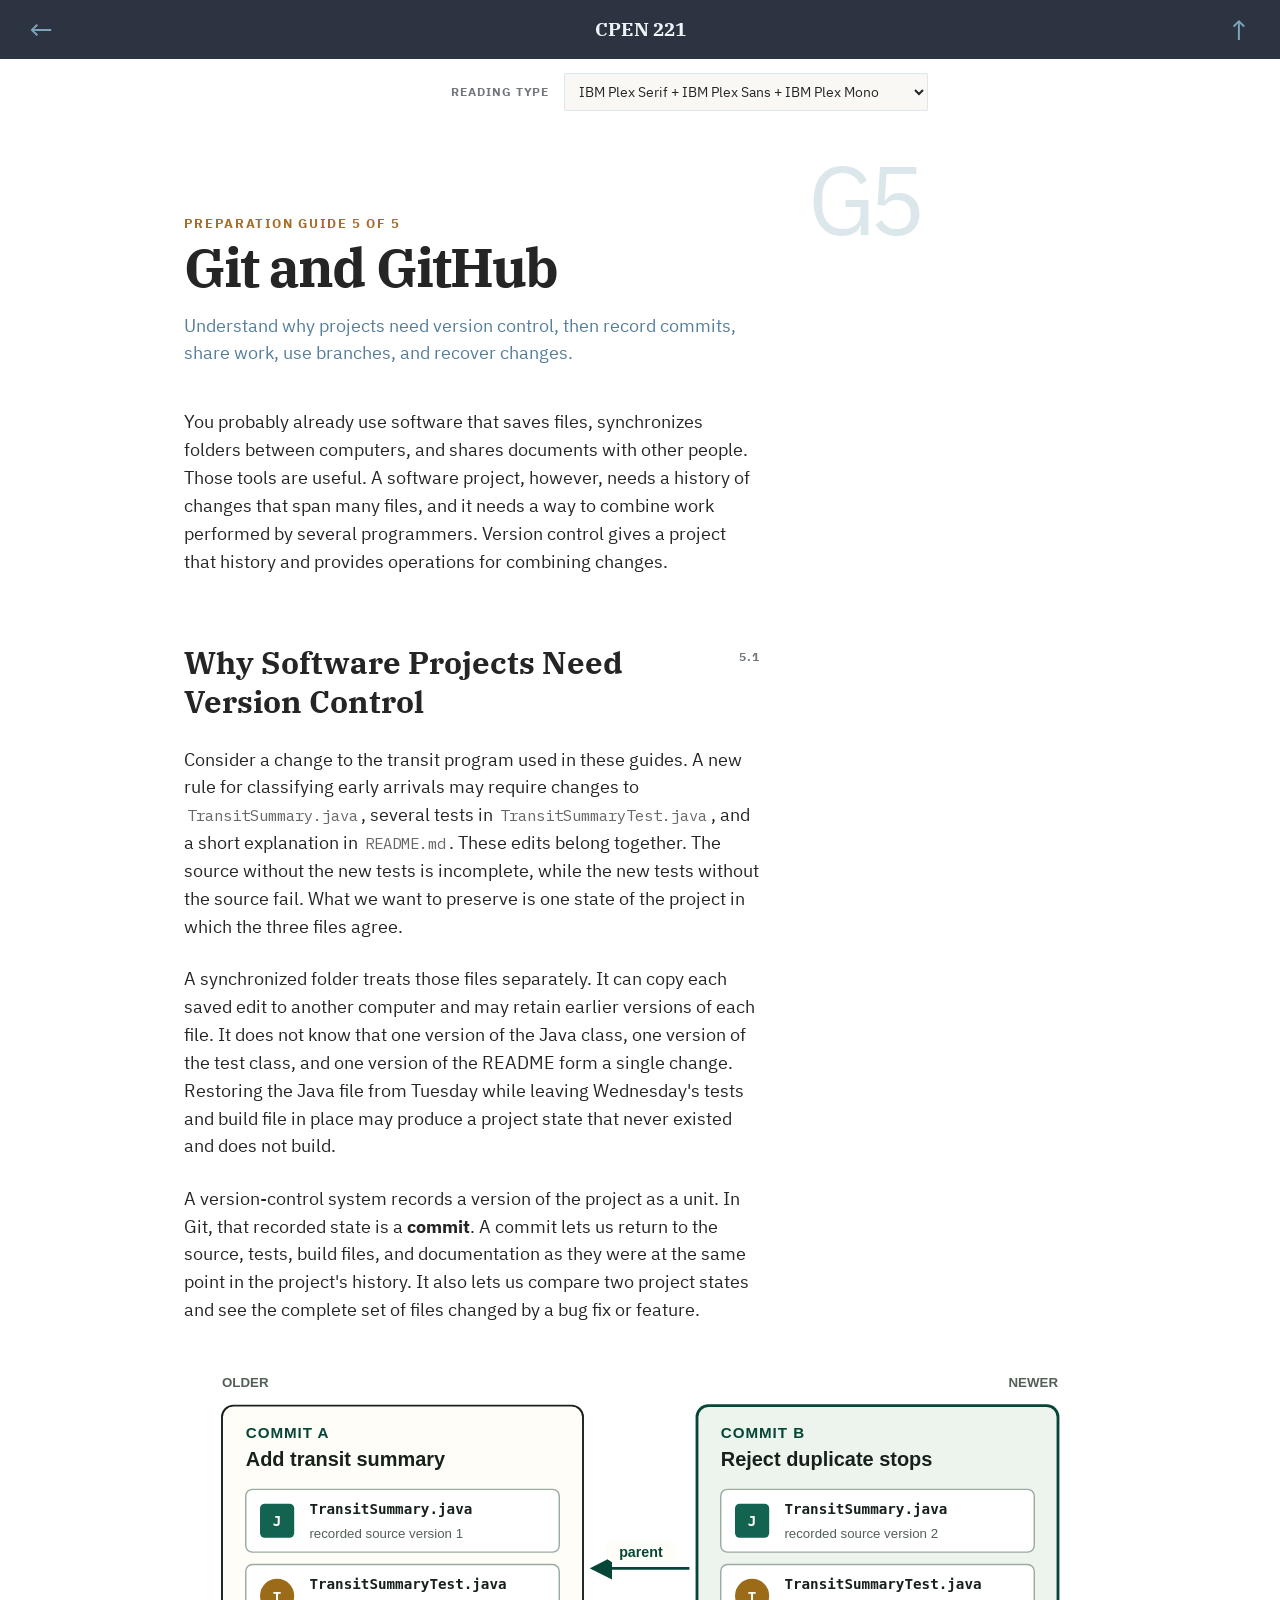
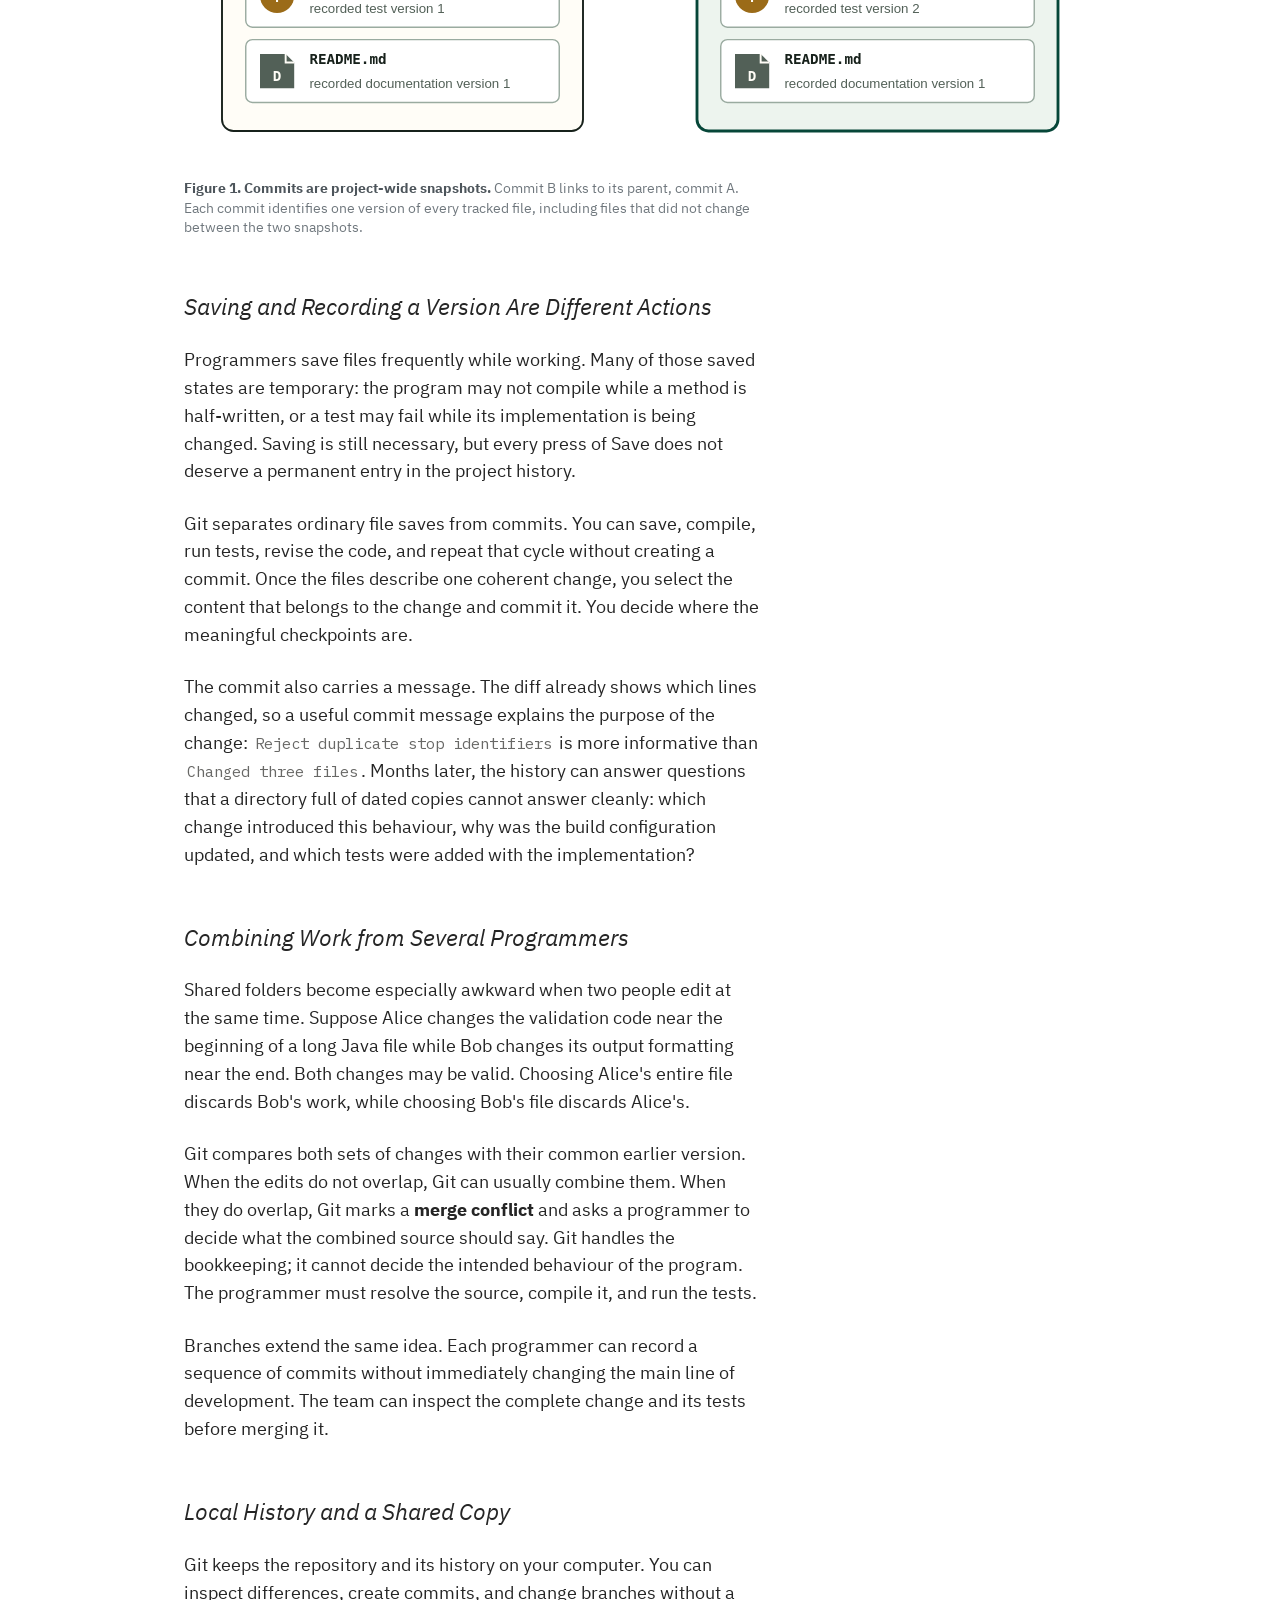
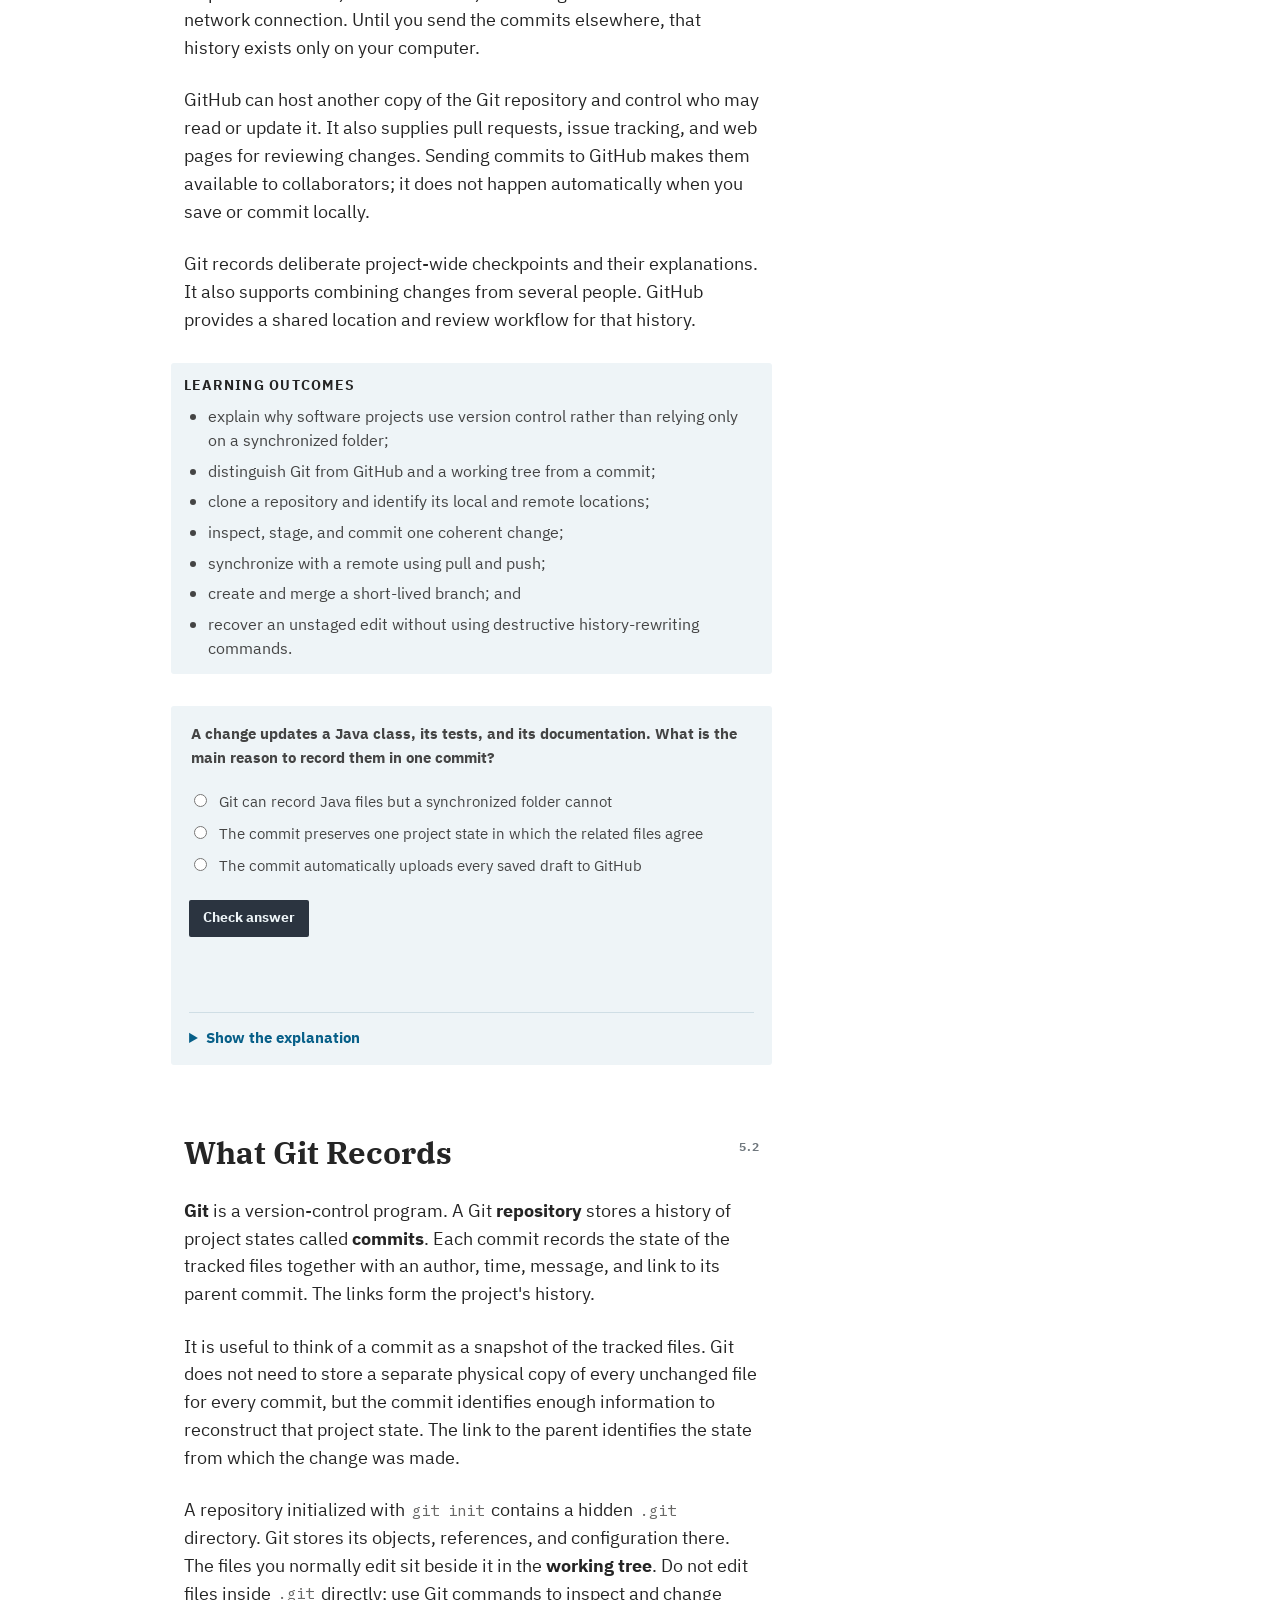
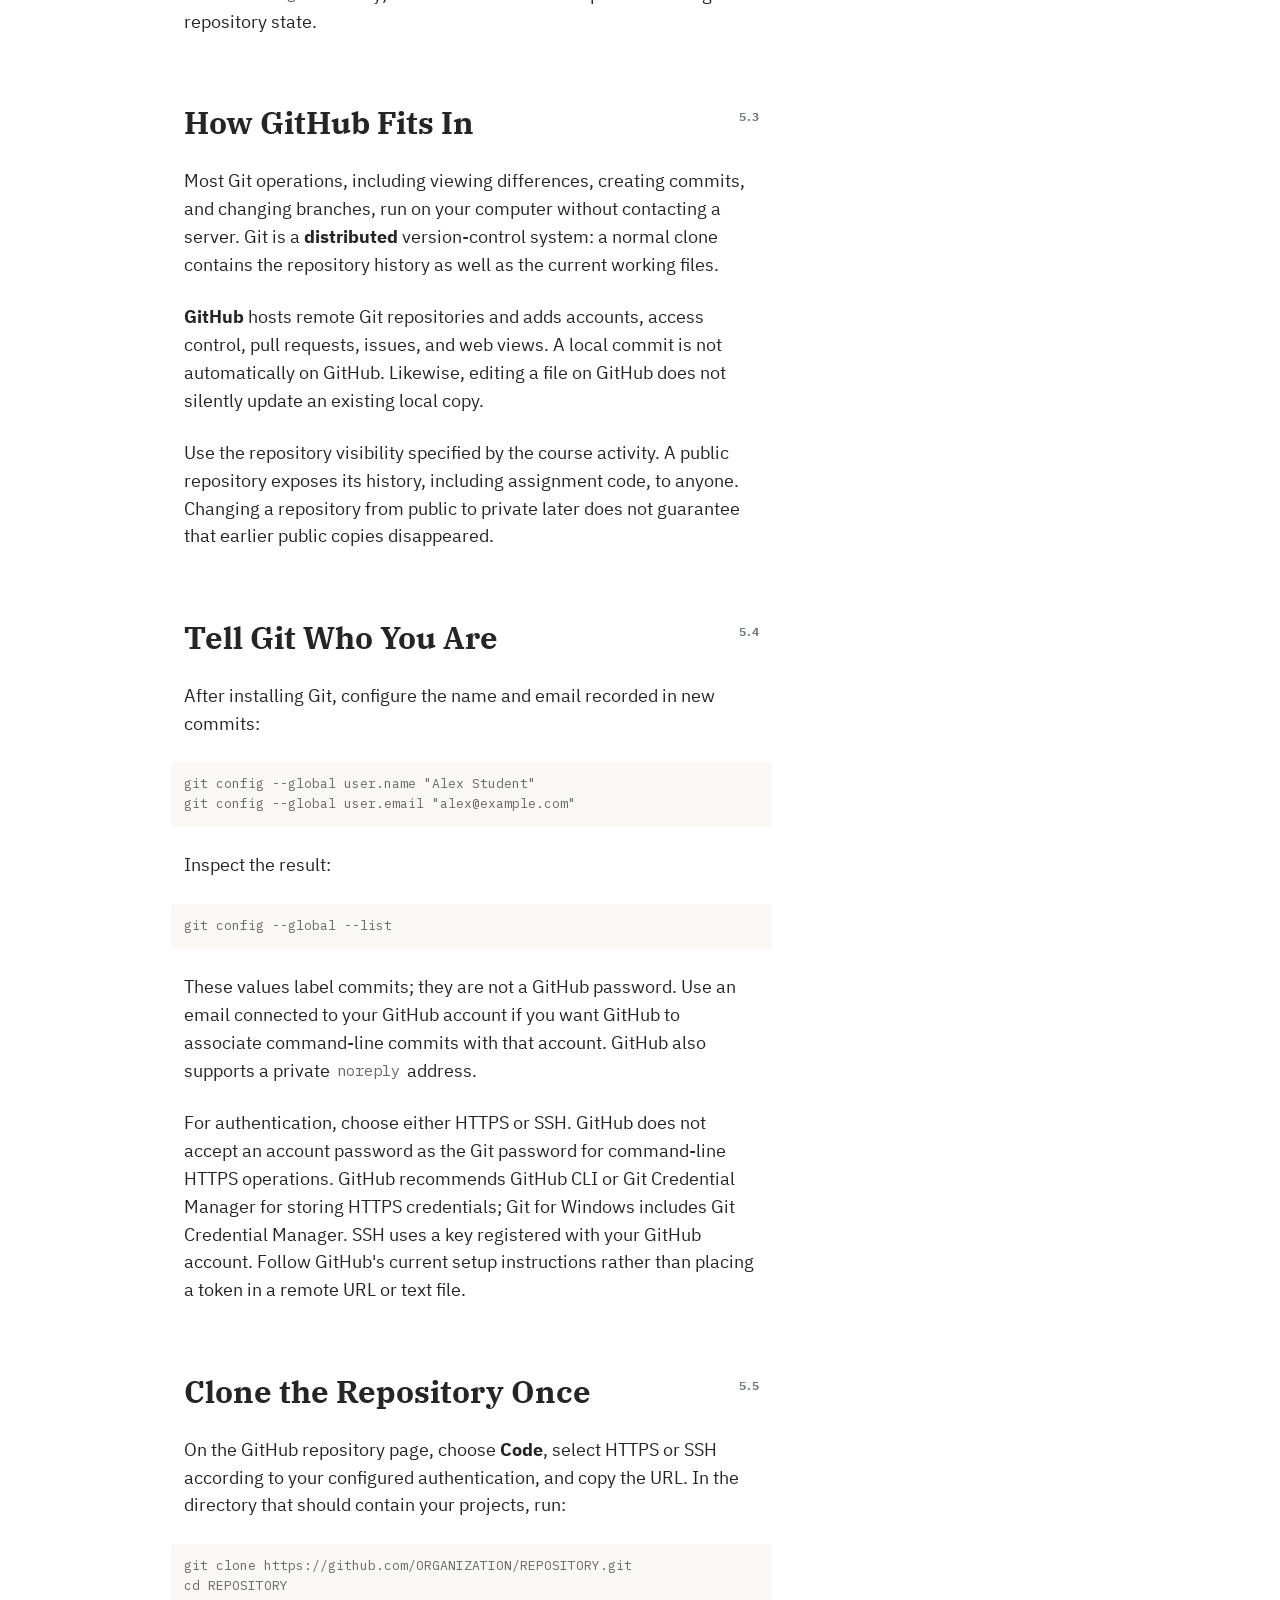
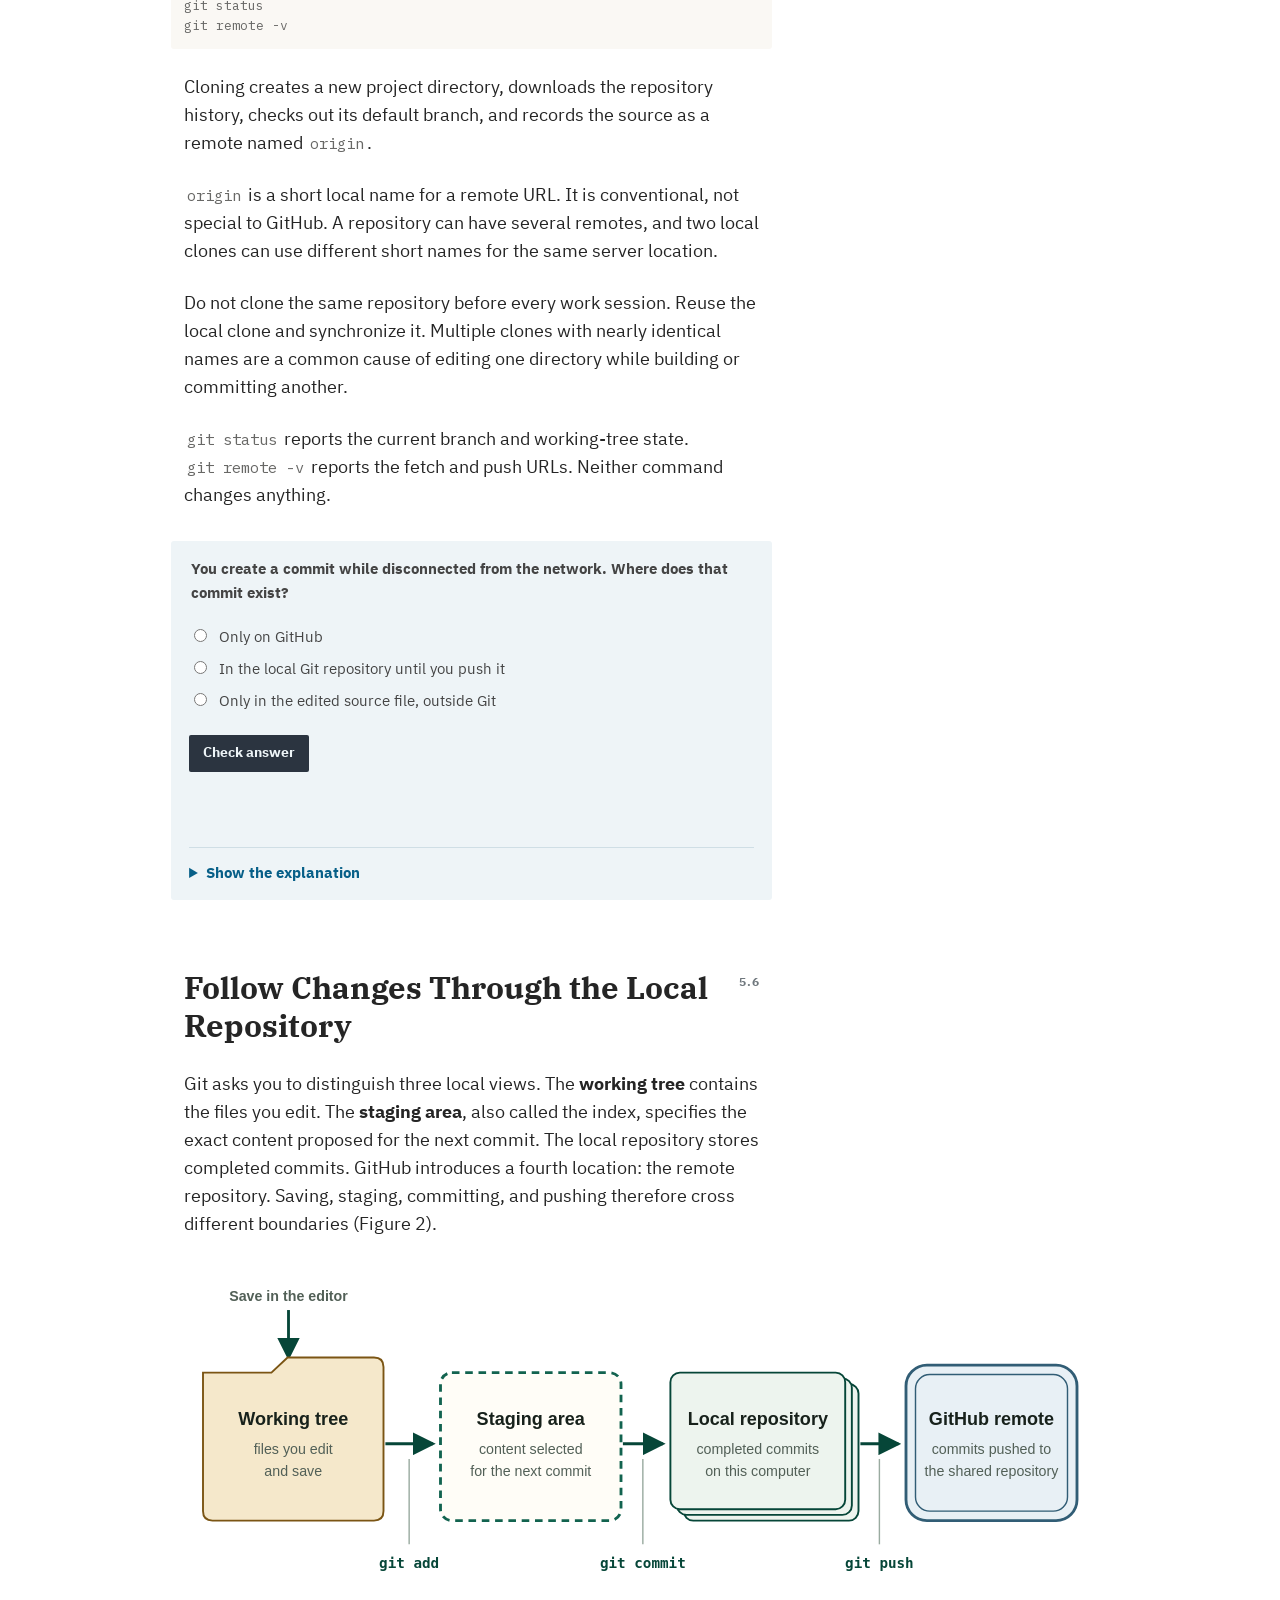
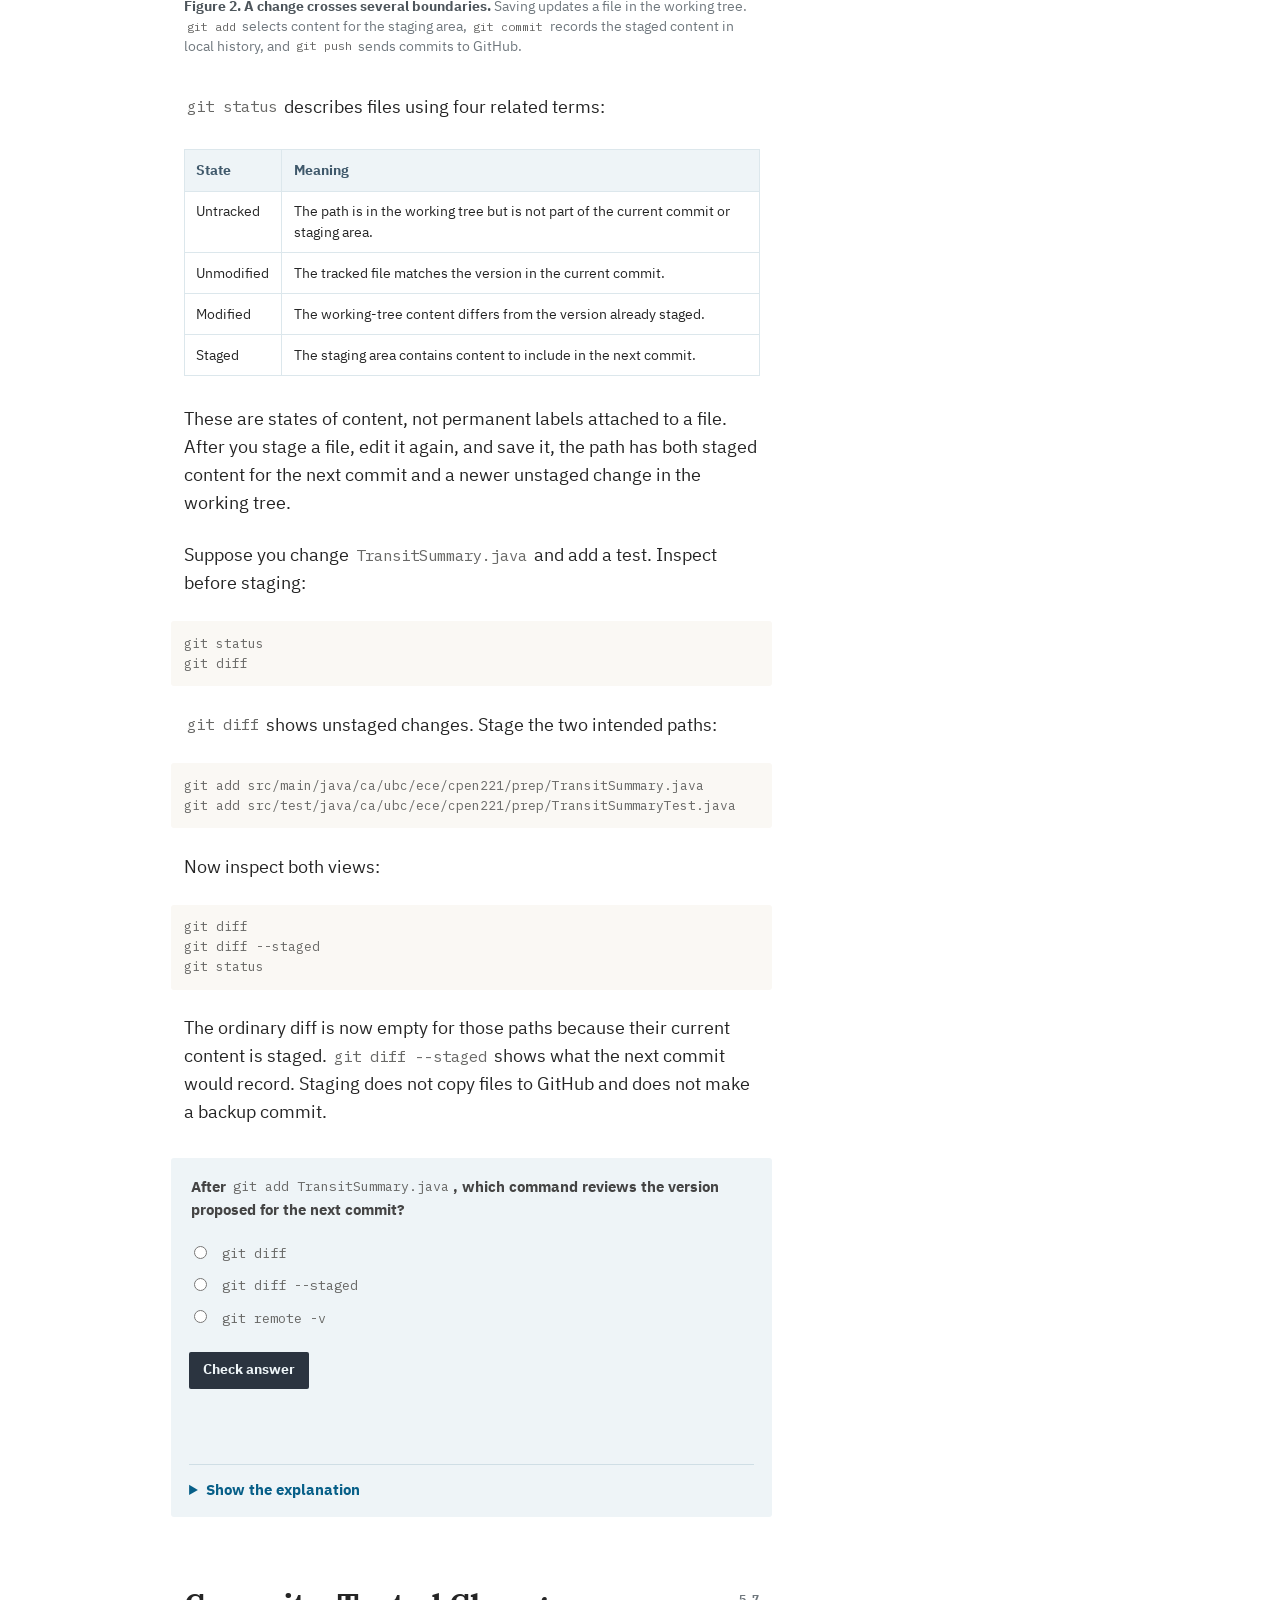
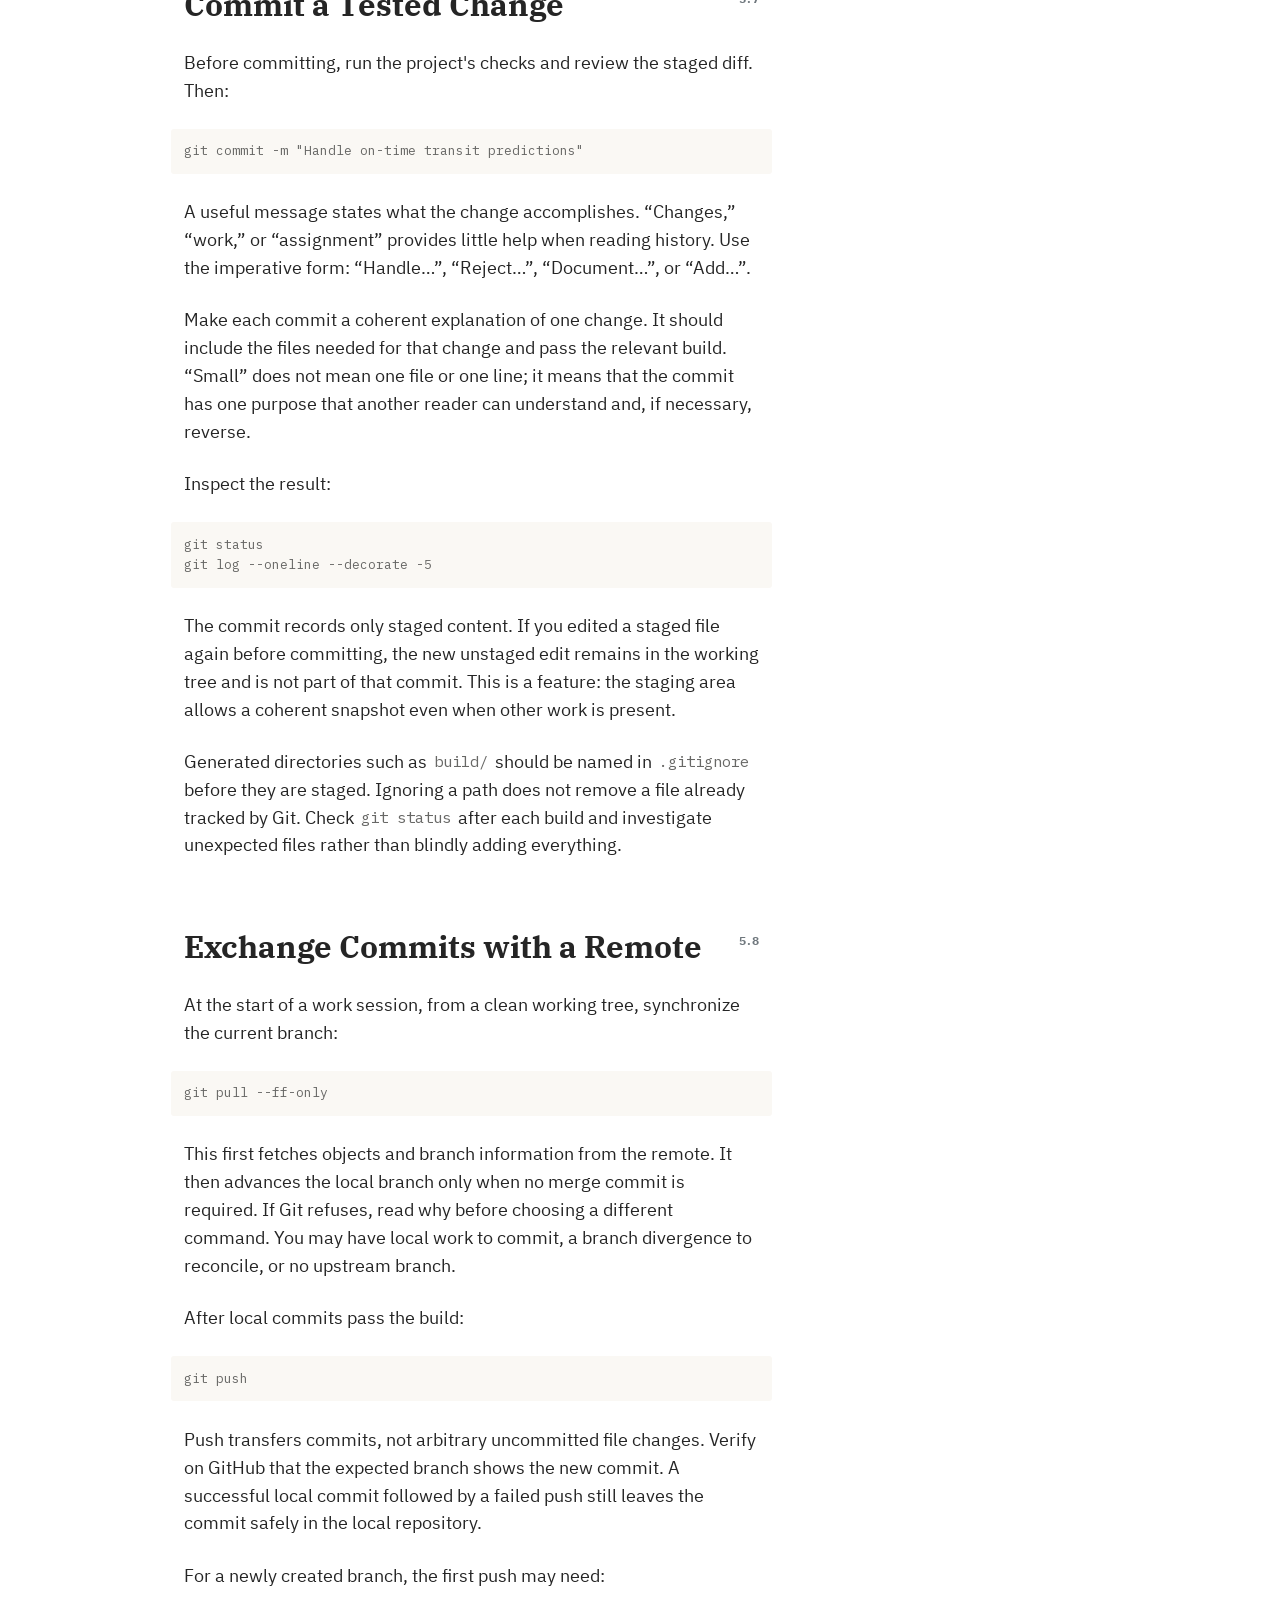
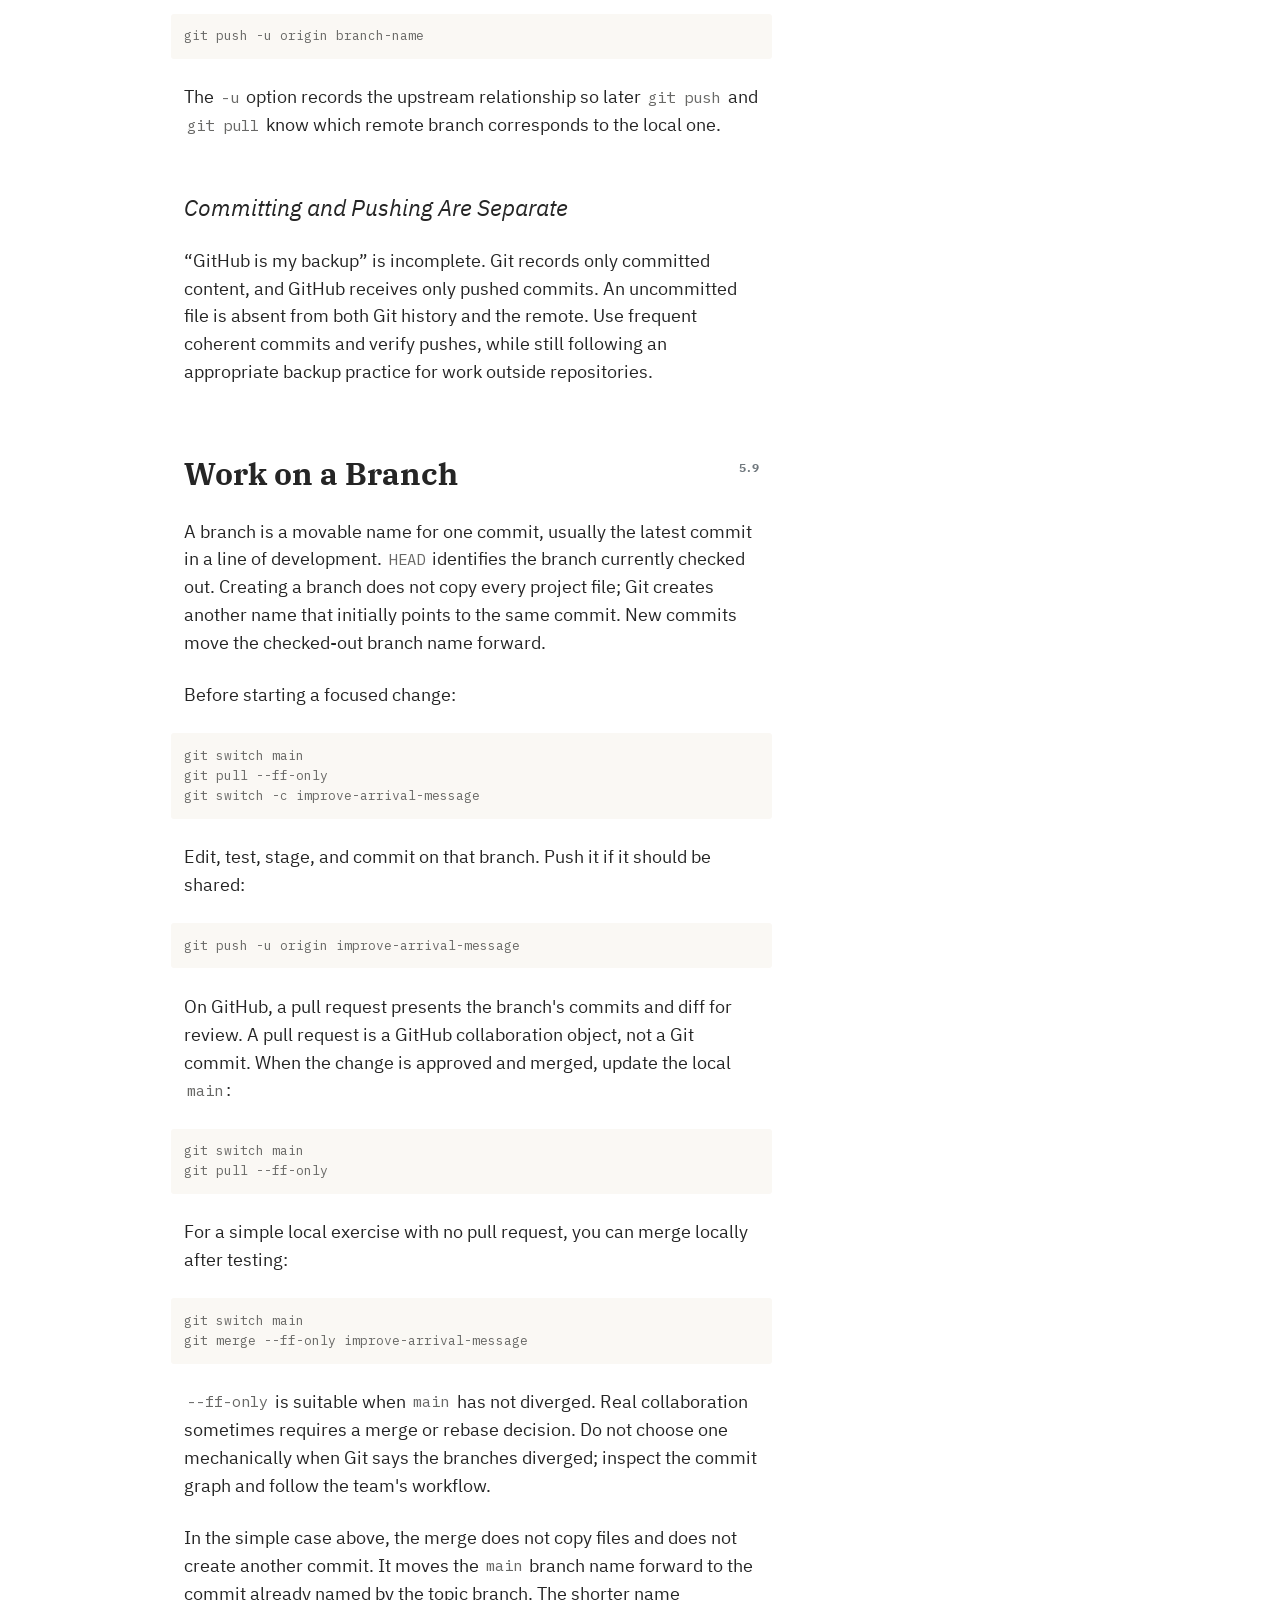
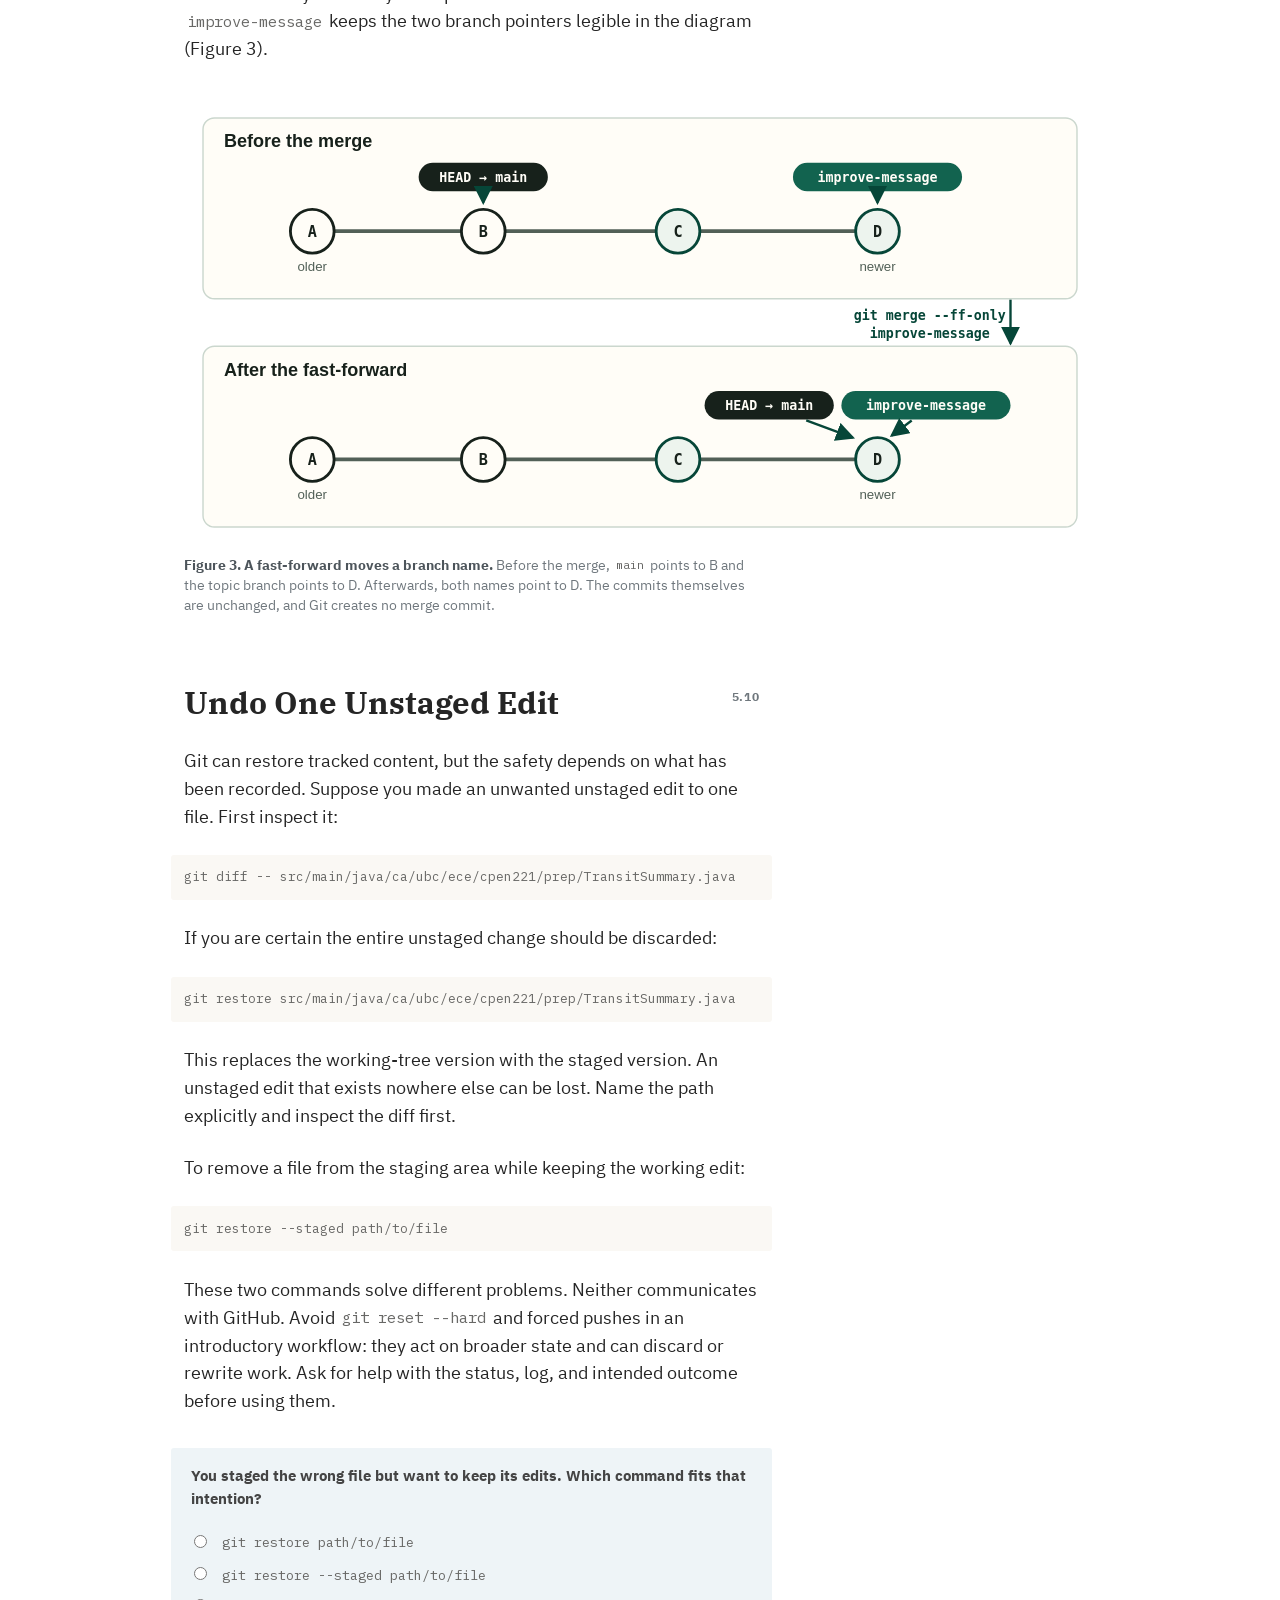
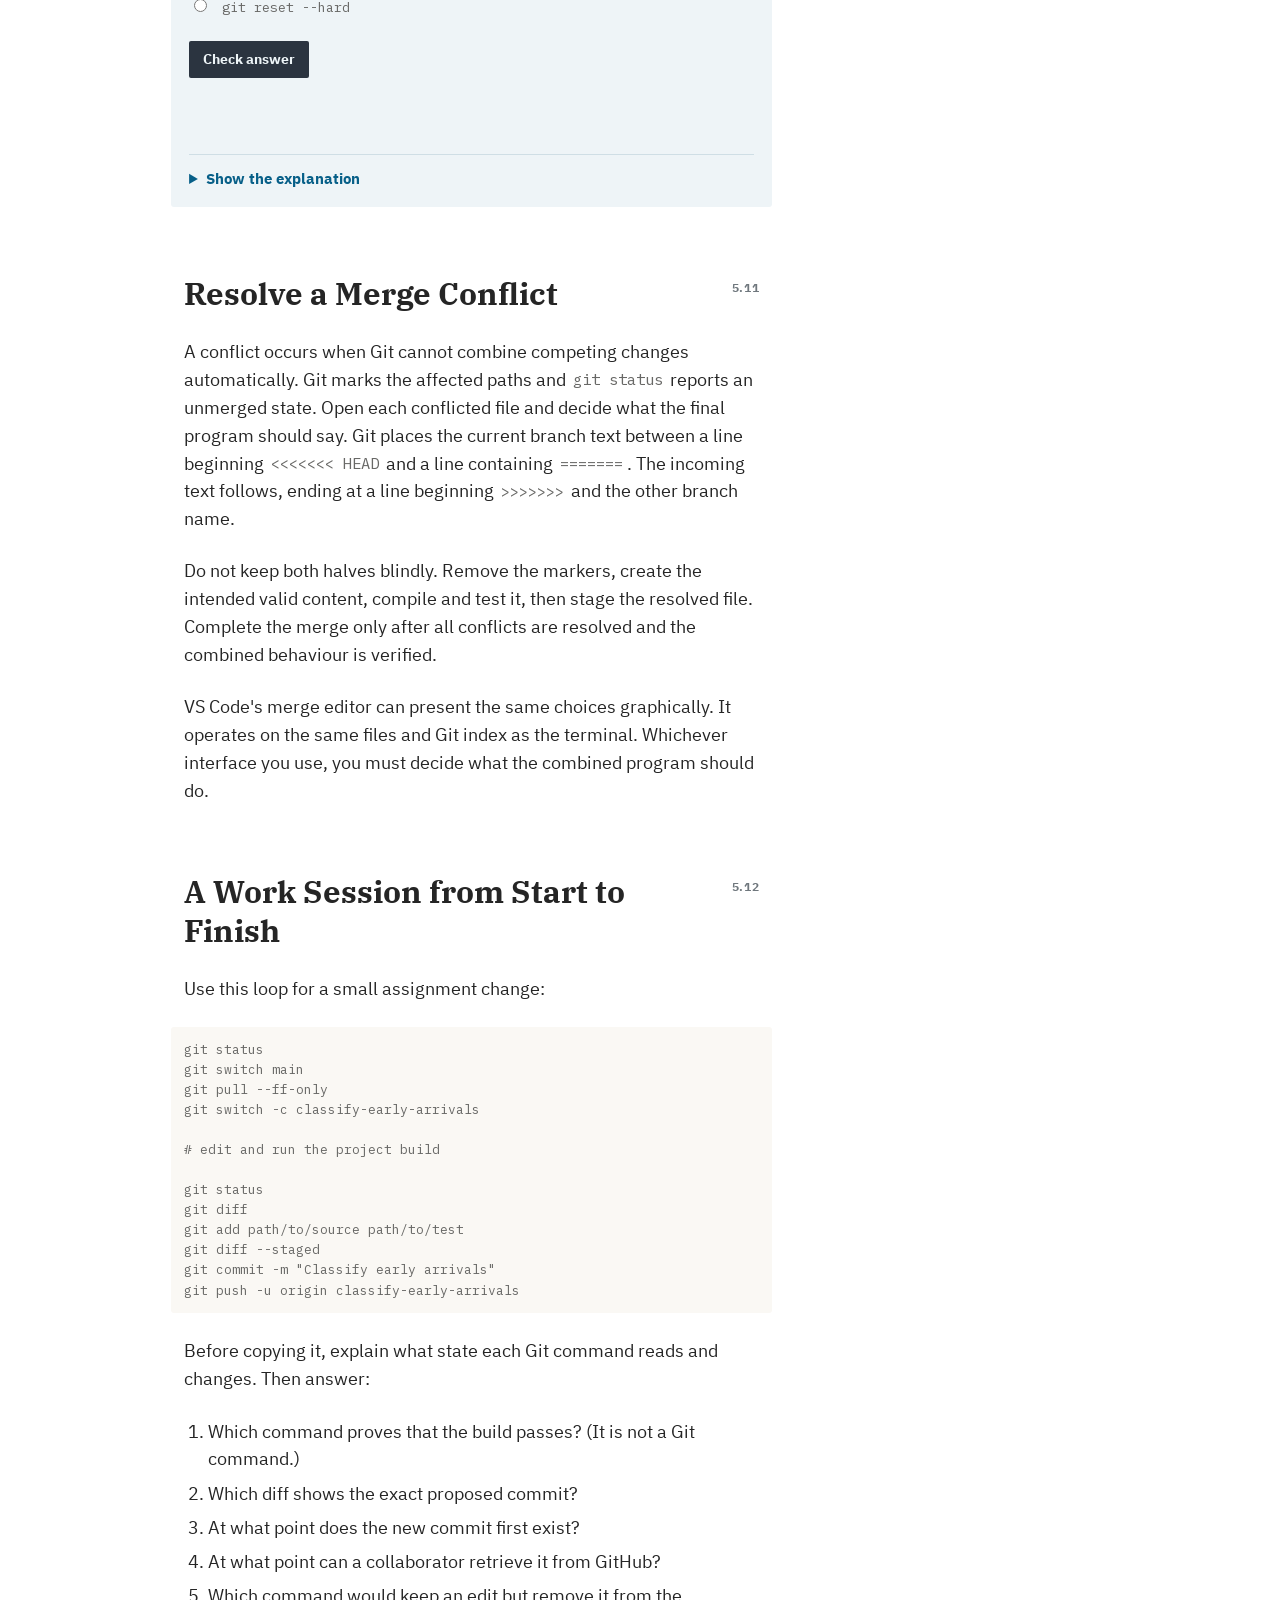
<file: site/guides/git-and-github/index.html>
<!doctype html>
<html lang="en-CA">
<head>
  <meta charset="utf-8">
  <meta name="viewport" content="width=device-width, initial-scale=1">
  <meta name="description" content="Understand why projects need version control, then record commits, share work, use branches, and recover changes.">
  <title>Git and GitHub · Getting Started with CPEN 221</title>
  <link rel="stylesheet" href="../../assets/css/site.css">
  <script src="../../assets/js/typeface-switcher.js"></script>
  <script defer src="../../assets/js/quick-checks.js"></script>
</head>
<body id="top">
  <!-- source-sha256: 573f2a48e6c7755653eba2197d999521a6bb765255d5f152182fe5b9418900cc -->
  <!-- source-file: guide-git-and-github.md -->
  <a class="skip-link" href="#chapter-content">Skip to reading</a>

  <nav class="book-nav" aria-label="Reading navigation">
    <a class="wordmark" href="../../">
      <strong>CPEN 221</strong>
      <span>Getting Started</span>
    </a>
    <div class="nav-contents">
      <p class="part-label">Preparation guides</p>
      <h2><a href="#top" aria-current="page">Git and GitHub <small>G5</small></a></h2>
      <ul>
        <li><a href="#1-why-software-projects-need-version-control"><small>5.1</small><span>Why Software Projects Need Version Control</span></a></li>
        <li><a href="#2-what-git-records"><small>5.2</small><span>What Git Records</span></a></li>
        <li><a href="#3-how-github-fits-in"><small>5.3</small><span>How GitHub Fits In</span></a></li>
        <li><a href="#4-tell-git-who-you-are"><small>5.4</small><span>Tell Git Who You Are</span></a></li>
        <li><a href="#5-clone-the-repository-once"><small>5.5</small><span>Clone the Repository Once</span></a></li>
        <li><a href="#6-follow-changes-through-the-local-repository"><small>5.6</small><span>Follow Changes Through the Local Repository</span></a></li>
        <li><a href="#7-commit-a-tested-change"><small>5.7</small><span>Commit a Tested Change</span></a></li>
        <li><a href="#8-exchange-commits-with-a-remote"><small>5.8</small><span>Exchange Commits with a Remote</span></a></li>
        <li><a href="#9-work-on-a-branch"><small>5.9</small><span>Work on a Branch</span></a></li>
        <li><a href="#10-undo-one-unstaged-edit"><small>5.10</small><span>Undo One Unstaged Edit</span></a></li>
        <li><a href="#11-resolve-a-merge-conflict"><small>5.11</small><span>Resolve a Merge Conflict</span></a></li>
        <li><a href="#12-a-work-session-from-start-to-finish"><small>5.12</small><span>A Work Session from Start to Finish</span></a></li>
        <li><a href="#13-summary"><small>5.13</small><span>Summary</span></a></li>
      </ul>
      <div class="prev-next">
        <a href="../build-process-and-tools/">← Previous</a>
        <a href="../../">Up</a>
        <a href="../../">Contents ↑</a>
      </div>
    </div>
  </nav>

  <nav class="book-nav-mobile" aria-label="Compact reading navigation">
    <a class="mobile-arrow" href="../build-process-and-tools/" aria-label="Previous: The Build Process and Tools">←</a>
    <a class="mobile-title" href="../../">CPEN 221</a>
    <a class="mobile-arrow" href="../../" aria-label="Next: contents">↑</a>
  </nav>

  <div class="typeface-tools">
    <label>
      <span>Reading type</span>
      <select data-typeface-picker aria-label="Reading typeface combination">
        <option value="plex">IBM Plex Serif + IBM Plex Sans + IBM Plex Mono</option>
        <option value="google-sans">Google Sans Flex + Google Sans Code</option>
      </select>
    </label>
  </div>

  <main id="chapter-content" class="page">
    <article class="chapter">
      <div class="chapter-number" aria-hidden="true">G5</div>
      <header class="chapter-header">
        <p class="chapter-kicker">Preparation guide 5 of 5</p>
        <h1>Git and GitHub</h1>
        <p class="lede">Understand why projects need version control, then record commits, share work, use branches, and recover changes.</p>
      </header>
<p>You probably already use software that saves files, synchronizes folders between computers, and shares documents with other people. Those tools are useful. A software project, however, needs a history of changes that span many files, and it needs a way to combine work performed by several programmers. Version control gives a project that history and provides operations for combining changes.</p>
<h2 id="1-why-software-projects-need-version-control"><a href="#1-why-software-projects-need-version-control"><span class="section-number">5.1</span>Why Software Projects Need Version Control</a></h2>
<p>Consider a change to the transit program used in these guides. A new rule for classifying early arrivals may require changes to <code>TransitSummary.java</code>, several tests in <code>TransitSummaryTest.java</code>, and a short explanation in <code>README.md</code>. These edits belong together. The source without the new tests is incomplete, while the new tests without the source fail. What we want to preserve is one state of the project in which the three files agree.</p>
<p>A synchronized folder treats those files separately. It can copy each saved edit to another computer and may retain earlier versions of each file. It does not know that one version of the Java class, one version of the test class, and one version of the README form a single change. Restoring the Java file from Tuesday while leaving Wednesday's tests and build file in place may produce a project state that never existed and does not build.</p>
<p>A version-control system records a version of the project as a unit. In Git, that recorded state is a <strong>commit</strong>. A commit lets us return to the source, tests, build files, and documentation as they were at the same point in the project's history. It also lets us compare two project states and see the complete set of files changed by a bug fix or feature.</p>
<figure class="reading-figure">
<div class="figure-scroll" tabindex="0" role="group" aria-label="Scrollable Figure 1">
<img src="../../assets/figures/git/project-wide-commits.svg" alt="Two commits shown as linked snapshots; each encloses matching versions of source code, tests, and documentation.">
</div>
<figcaption><strong>Figure 1. Commits are project-wide snapshots.</strong> Commit B links to its parent, commit A. Each commit identifies one version of every tracked file, including files that did not change between the two snapshots.</figcaption>
</figure>

<h3 id="saving-and-recording-a-version-are-different-actions"><a href="#saving-and-recording-a-version-are-different-actions">Saving and Recording a Version Are Different Actions</a></h3>
<p>Programmers save files frequently while working. Many of those saved states are temporary: the program may not compile while a method is half-written, or a test may fail while its implementation is being changed. Saving is still necessary, but every press of Save does not deserve a permanent entry in the project history.</p>
<p>Git separates ordinary file saves from commits. You can save, compile, run tests, revise the code, and repeat that cycle without creating a commit. Once the files describe one coherent change, you select the content that belongs to the change and commit it. You decide where the meaningful checkpoints are.</p>
<p>The commit also carries a message. The diff already shows which lines changed, so a useful commit message explains the purpose of the change: <code>Reject duplicate stop identifiers</code> is more informative than <code>Changed three files</code>. Months later, the history can answer questions that a directory full of dated copies cannot answer cleanly: which change introduced this behaviour, why was the build configuration updated, and which tests were added with the implementation?</p>
<h3 id="combining-work-from-several-programmers"><a href="#combining-work-from-several-programmers">Combining Work from Several Programmers</a></h3>
<p>Shared folders become especially awkward when two people edit at the same time. Suppose Alice changes the validation code near the beginning of a long Java file while Bob changes its output formatting near the end. Both changes may be valid. Choosing Alice's entire file discards Bob's work, while choosing Bob's file discards Alice's.</p>
<p>Git compares both sets of changes with their common earlier version. When the edits do not overlap, Git can usually combine them. When they do overlap, Git marks a <strong>merge conflict</strong> and asks a programmer to decide what the combined source should say. Git handles the bookkeeping; it cannot decide the intended behaviour of the program. The programmer must resolve the source, compile it, and run the tests.</p>
<p>Branches extend the same idea. Each programmer can record a sequence of commits without immediately changing the main line of development. The team can inspect the complete change and its tests before merging it.</p>
<h3 id="local-history-and-a-shared-copy"><a href="#local-history-and-a-shared-copy">Local History and a Shared Copy</a></h3>
<p>Git keeps the repository and its history on your computer. You can inspect differences, create commits, and change branches without a network connection. Until you send the commits elsewhere, that history exists only on your computer.</p>
<p>GitHub can host another copy of the Git repository and control who may read or update it. It also supplies pull requests, issue tracking, and web pages for reviewing changes. Sending commits to GitHub makes them available to collaborators; it does not happen automatically when you save or commit locally.</p>
<p>Git records deliberate project-wide checkpoints and their explanations. It also supports combining changes from several people. GitHub provides a shared location and review workflow for that history.</p>
<section class="learning-outcomes" aria-labelledby="learning-outcomes"><h2 id="learning-outcomes"><a href="#learning-outcomes">Learning outcomes</a></h2><ul>
<li>explain why software projects use version control rather than relying only on a synchronized folder;</li>
<li>distinguish Git from GitHub and a working tree from a commit;</li>
<li>clone a repository and identify its local and remote locations;</li>
<li>inspect, stage, and commit one coherent change;</li>
<li>synchronize with a remote using pull and push;</li>
<li>create and merge a short-lived branch; and</li>
<li>recover an unstaged edit without using destructive history-rewriting commands.</li>
</ul></section>
<form class="quick-check" data-quick-check data-answer="project-state">
<fieldset>
<legend>A change updates a Java class, its tests, and its documentation. What is the main reason to record them in one commit?</legend>
<label><input type="radio" name="why-version-control" value="java-only"> Git can record Java files but a synchronized folder cannot</label>
<label><input type="radio" name="why-version-control" value="project-state"> The commit preserves one project state in which the related files agree</label>
<label><input type="radio" name="why-version-control" value="automatic-upload"> The commit automatically uploads every saved draft to GitHub</label>
</fieldset>
<details class="quick-check-explanation">
<summary>Show the explanation</summary>
<p>The class, tests, and documentation describe one change. A commit records their versions together, so that project state can be compared with or restored from the history.</p>
</details>
</form>

<h2 id="2-what-git-records"><a href="#2-what-git-records"><span class="section-number">5.2</span>What Git Records</a></h2>
<p><strong>Git</strong> is a version-control program. A Git <strong>repository</strong> stores a history of project states called <strong>commits</strong>. Each commit records the state of the tracked files together with an author, time, message, and link to its parent commit. The links form the project's history.</p>
<p>It is useful to think of a commit as a snapshot of the tracked files. Git does not need to store a separate physical copy of every unchanged file for every commit, but the commit identifies enough information to reconstruct that project state. The link to the parent identifies the state from which the change was made.</p>
<p>A repository initialized with <code>git init</code> contains a hidden <code>.git</code> directory. Git stores its objects, references, and configuration there. The files you normally edit sit beside it in the <strong>working tree</strong>. Do not edit files inside <code>.git</code> directly; use Git commands to inspect and change repository state.</p>
<h2 id="3-how-github-fits-in"><a href="#3-how-github-fits-in"><span class="section-number">5.3</span>How GitHub Fits In</a></h2>
<p>Most Git operations, including viewing differences, creating commits, and changing branches, run on your computer without contacting a server. Git is a <strong>distributed</strong> version-control system: a normal clone contains the repository history as well as the current working files.</p>
<p><strong>GitHub</strong> hosts remote Git repositories and adds accounts, access control, pull requests, issues, and web views. A local commit is not automatically on GitHub. Likewise, editing a file on GitHub does not silently update an existing local copy.</p>
<p>Use the repository visibility specified by the course activity. A public repository exposes its history, including assignment code, to anyone. Changing a repository from public to private later does not guarantee that earlier public copies disappeared.</p>
<h2 id="4-tell-git-who-you-are"><a href="#4-tell-git-who-you-are"><span class="section-number">5.4</span>Tell Git Who You Are</a></h2>
<p>After installing Git, configure the name and email recorded in new commits:</p>
<div class="code-block"><pre class="sh"><code>git config --global user.name &quot;Alex Student&quot;
git config --global user.email &quot;alex@example.com&quot;</code></pre></div>
<p>Inspect the result:</p>
<div class="code-block"><pre class="sh"><code>git config --global --list</code></pre></div>
<p>These values label commits; they are not a GitHub password. Use an email connected to your GitHub account if you want GitHub to associate command-line commits with that account. GitHub also supports a private <code>noreply</code> address.</p>
<p>For authentication, choose either HTTPS or SSH. GitHub does not accept an account password as the Git password for command-line HTTPS operations. GitHub recommends GitHub CLI or Git Credential Manager for storing HTTPS credentials; Git for Windows includes Git Credential Manager. SSH uses a key registered with your GitHub account. Follow GitHub's current setup instructions rather than placing a token in a remote URL or text file.</p>
<h2 id="5-clone-the-repository-once"><a href="#5-clone-the-repository-once"><span class="section-number">5.5</span>Clone the Repository Once</a></h2>
<p>On the GitHub repository page, choose <strong>Code</strong>, select HTTPS or SSH according to your configured authentication, and copy the URL. In the directory that should contain your projects, run:</p>
<div class="code-block"><pre class="sh"><code>git clone https://github.com/ORGANIZATION/REPOSITORY.git
cd REPOSITORY
git status
git remote -v</code></pre></div>
<p>Cloning creates a new project directory, downloads the repository history, checks out its default branch, and records the source as a remote named <code>origin</code>.</p>
<p><code>origin</code> is a short local name for a remote URL. It is conventional, not special to GitHub. A repository can have several remotes, and two local clones can use different short names for the same server location.</p>
<p>Do not clone the same repository before every work session. Reuse the local clone and synchronize it. Multiple clones with nearly identical names are a common cause of editing one directory while building or committing another.</p>
<p><code>git status</code> reports the current branch and working-tree state. <code>git remote -v</code> reports the fetch and push URLs. Neither command changes anything.</p>
<form class="quick-check" data-quick-check data-answer="local-only">
<fieldset>
<legend>You create a commit while disconnected from the network. Where does that commit exist?</legend>
<label><input type="radio" name="commit-location" value="github-only"> Only on GitHub</label>
<label><input type="radio" name="commit-location" value="local-only"> In the local Git repository until you push it</label>
<label><input type="radio" name="commit-location" value="working-file"> Only in the edited source file, outside Git</label>
</fieldset>
<details class="quick-check-explanation">
<summary>Show the explanation</summary>
<p>Commit creation is local. A later <code>git push</code> sends commits to the configured remote.</p>
</details>
</form>

<h2 id="6-follow-changes-through-the-local-repository"><a href="#6-follow-changes-through-the-local-repository"><span class="section-number">5.6</span>Follow Changes Through the Local Repository</a></h2>
<p>Git asks you to distinguish three local views. The <strong>working tree</strong> contains the files you edit. The <strong>staging area</strong>, also called the index, specifies the exact content proposed for the next commit. The local repository stores completed commits. GitHub introduces a fourth location: the remote repository. Saving, staging, committing, and pushing therefore cross different boundaries (Figure 2).</p>
<figure class="reading-figure">
<div class="figure-scroll" tabindex="0" role="group" aria-label="Scrollable Figure 2">
<img src="../../assets/figures/git/git-state-flow.svg" alt="Four states connected in order: working tree, staging area, local repository, and GitHub remote.">
</div>
<figcaption><strong>Figure 2. A change crosses several boundaries.</strong> Saving updates a file in the working tree. <code>git add</code> selects content for the staging area, <code>git commit</code> records the staged content in local history, and <code>git push</code> sends commits to GitHub.</figcaption>
</figure>

<p><code>git status</code> describes files using four related terms:</p>
<table>
<thead>
<tr>
<th>State</th>
<th>Meaning</th>
</tr>
</thead>
<tbody>
<tr>
<td>Untracked</td>
<td>The path is in the working tree but is not part of the current commit or staging area.</td>
</tr>
<tr>
<td>Unmodified</td>
<td>The tracked file matches the version in the current commit.</td>
</tr>
<tr>
<td>Modified</td>
<td>The working-tree content differs from the version already staged.</td>
</tr>
<tr>
<td>Staged</td>
<td>The staging area contains content to include in the next commit.</td>
</tr>
</tbody>
</table>
<p>These are states of content, not permanent labels attached to a file. After you stage a file, edit it again, and save it, the path has both staged content for the next commit and a newer unstaged change in the working tree.</p>
<p>Suppose you change <code>TransitSummary.java</code> and add a test. Inspect before staging:</p>
<div class="code-block"><pre class="sh"><code>git status
git diff</code></pre></div>
<p><code>git diff</code> shows unstaged changes. Stage the two intended paths:</p>
<div class="code-block"><pre class="sh"><code>git add src/main/java/ca/ubc/ece/cpen221/prep/TransitSummary.java
git add src/test/java/ca/ubc/ece/cpen221/prep/TransitSummaryTest.java</code></pre></div>
<p>Now inspect both views:</p>
<div class="code-block"><pre class="sh"><code>git diff
git diff --staged
git status</code></pre></div>
<p>The ordinary diff is now empty for those paths because their current content is staged. <code>git diff --staged</code> shows what the next commit would record. Staging does not copy files to GitHub and does not make a backup commit.</p>
<form class="quick-check" data-quick-check data-answer="staged-diff">
<fieldset>
<legend>After <code>git add TransitSummary.java</code>, which command reviews the version proposed for the next commit?</legend>
<label><input type="radio" name="review-stage" value="plain-diff"> <code>git diff</code></label>
<label><input type="radio" name="review-stage" value="staged-diff"> <code>git diff --staged</code></label>
<label><input type="radio" name="review-stage" value="remote"> <code>git remote -v</code></label>
</fieldset>
<details class="quick-check-explanation">
<summary>Show the explanation</summary>
<p>The staged diff compares the index with the current commit. The ordinary diff compares the working tree with the index.</p>
</details>
</form>

<h2 id="7-commit-a-tested-change"><a href="#7-commit-a-tested-change"><span class="section-number">5.7</span>Commit a Tested Change</a></h2>
<p>Before committing, run the project's checks and review the staged diff. Then:</p>
<div class="code-block"><pre class="sh"><code>git commit -m &quot;Handle on-time transit predictions&quot;</code></pre></div>
<p>A useful message states what the change accomplishes. “Changes,” “work,” or “assignment” provides little help when reading history. Use the imperative form: “Handle…”, “Reject…”, “Document…”, or “Add…”.</p>
<p>Make each commit a coherent explanation of one change. It should include the files needed for that change and pass the relevant build. “Small” does not mean one file or one line; it means that the commit has one purpose that another reader can understand and, if necessary, reverse.</p>
<p>Inspect the result:</p>
<div class="code-block"><pre class="sh"><code>git status
git log --oneline --decorate -5</code></pre></div>
<p>The commit records only staged content. If you edited a staged file again before committing, the new unstaged edit remains in the working tree and is not part of that commit. This is a feature: the staging area allows a coherent snapshot even when other work is present.</p>
<p>Generated directories such as <code>build/</code> should be named in <code>.gitignore</code> before they are staged. Ignoring a path does not remove a file already tracked by Git. Check <code>git status</code> after each build and investigate unexpected files rather than blindly adding everything.</p>
<h2 id="8-exchange-commits-with-a-remote"><a href="#8-exchange-commits-with-a-remote"><span class="section-number">5.8</span>Exchange Commits with a Remote</a></h2>
<p>At the start of a work session, from a clean working tree, synchronize the current branch:</p>
<div class="code-block"><pre class="sh"><code>git pull --ff-only</code></pre></div>
<p>This first fetches objects and branch information from the remote. It then advances the local branch only when no merge commit is required. If Git refuses, read why before choosing a different command. You may have local work to commit, a branch divergence to reconcile, or no upstream branch.</p>
<p>After local commits pass the build:</p>
<div class="code-block"><pre class="sh"><code>git push</code></pre></div>
<p>Push transfers commits, not arbitrary uncommitted file changes. Verify on GitHub that the expected branch shows the new commit. A successful local commit followed by a failed push still leaves the commit safely in the local repository.</p>
<p>For a newly created branch, the first push may need:</p>
<div class="code-block"><pre class="sh"><code>git push -u origin branch-name</code></pre></div>
<p>The <code>-u</code> option records the upstream relationship so later <code>git push</code> and <code>git pull</code> know which remote branch corresponds to the local one.</p>
<h3 id="committing-and-pushing-are-separate"><a href="#committing-and-pushing-are-separate">Committing and Pushing Are Separate</a></h3>
<p>“GitHub is my backup” is incomplete. Git records only committed content, and GitHub receives only pushed commits. An uncommitted file is absent from both Git history and the remote. Use frequent coherent commits and verify pushes, while still following an appropriate backup practice for work outside repositories.</p>
<h2 id="9-work-on-a-branch"><a href="#9-work-on-a-branch"><span class="section-number">5.9</span>Work on a Branch</a></h2>
<p>A branch is a movable name for one commit, usually the latest commit in a line of development. <code>HEAD</code> identifies the branch currently checked out. Creating a branch does not copy every project file; Git creates another name that initially points to the same commit. New commits move the checked-out branch name forward.</p>
<p>Before starting a focused change:</p>
<div class="code-block"><pre class="sh"><code>git switch main
git pull --ff-only
git switch -c improve-arrival-message</code></pre></div>
<p>Edit, test, stage, and commit on that branch. Push it if it should be shared:</p>
<div class="code-block"><pre class="sh"><code>git push -u origin improve-arrival-message</code></pre></div>
<p>On GitHub, a pull request presents the branch's commits and diff for review. A pull request is a GitHub collaboration object, not a Git commit. When the change is approved and merged, update the local <code>main</code>:</p>
<div class="code-block"><pre class="sh"><code>git switch main
git pull --ff-only</code></pre></div>
<p>For a simple local exercise with no pull request, you can merge locally after testing:</p>
<div class="code-block"><pre class="sh"><code>git switch main
git merge --ff-only improve-arrival-message</code></pre></div>
<p><code>--ff-only</code> is suitable when <code>main</code> has not diverged. Real collaboration sometimes requires a merge or rebase decision. Do not choose one mechanically when Git says the branches diverged; inspect the commit graph and follow the team's workflow.</p>
<p>In the simple case above, the merge does not copy files and does not create another commit. It moves the <code>main</code> branch name forward to the commit already named by the topic branch. The shorter name <code>improve-message</code> keeps the two branch pointers legible in the diagram (Figure 3).</p>
<figure class="reading-figure">
<div class="figure-scroll" tabindex="0" role="group" aria-label="Scrollable Figure 3">
<img src="../../assets/figures/git/branch-fast-forward.svg" alt="Before and after commit graphs showing main move from commit B to commit D in a fast-forward merge.">
</div>
<figcaption><strong>Figure 3. A fast-forward moves a branch name.</strong> Before the merge, <code>main</code> points to B and the topic branch points to D. Afterwards, both names point to D. The commits themselves are unchanged, and Git creates no merge commit.</figcaption>
</figure>

<h2 id="10-undo-one-unstaged-edit"><a href="#10-undo-one-unstaged-edit"><span class="section-number">5.10</span>Undo One Unstaged Edit</a></h2>
<p>Git can restore tracked content, but the safety depends on what has been recorded. Suppose you made an unwanted unstaged edit to one file. First inspect it:</p>
<div class="code-block"><pre class="sh"><code>git diff -- src/main/java/ca/ubc/ece/cpen221/prep/TransitSummary.java</code></pre></div>
<p>If you are certain the entire unstaged change should be discarded:</p>
<div class="code-block"><pre class="sh"><code>git restore src/main/java/ca/ubc/ece/cpen221/prep/TransitSummary.java</code></pre></div>
<p>This replaces the working-tree version with the staged version. An unstaged edit that exists nowhere else can be lost. Name the path explicitly and inspect the diff first.</p>
<p>To remove a file from the staging area while keeping the working edit:</p>
<div class="code-block"><pre class="sh"><code>git restore --staged path/to/file</code></pre></div>
<p>These two commands solve different problems. Neither communicates with GitHub. Avoid <code>git reset --hard</code> and forced pushes in an introductory workflow: they act on broader state and can discard or rewrite work. Ask for help with the status, log, and intended outcome before using them.</p>
<form class="quick-check" data-quick-check data-answer="unstage">
<fieldset>
<legend>You staged the wrong file but want to keep its edits. Which command fits that intention?</legend>
<label><input type="radio" name="restore-choice" value="discard"> <code>git restore path/to/file</code></label>
<label><input type="radio" name="restore-choice" value="unstage"> <code>git restore --staged path/to/file</code></label>
<label><input type="radio" name="restore-choice" value="hard"> <code>git reset --hard</code></label>
</fieldset>
<details class="quick-check-explanation">
<summary>Show the explanation</summary>
<p><code>--staged</code> changes what is proposed for the next commit while leaving the working-tree edit in place. Restoring the working-tree path would discard that unstaged content.</p>
</details>
</form>

<h2 id="11-resolve-a-merge-conflict"><a href="#11-resolve-a-merge-conflict"><span class="section-number">5.11</span>Resolve a Merge Conflict</a></h2>
<p>A conflict occurs when Git cannot combine competing changes automatically. Git marks the affected paths and <code>git status</code> reports an unmerged state. Open each conflicted file and decide what the final program should say. Git places the current branch text between a line beginning <code>&lt;&lt;&lt;&lt;&lt;&lt;&lt; HEAD</code> and a line containing <code>=======</code>. The incoming text follows, ending at a line beginning <code>&gt;&gt;&gt;&gt;&gt;&gt;&gt;</code> and the other branch name.</p>
<p>Do not keep both halves blindly. Remove the markers, create the intended valid content, compile and test it, then stage the resolved file. Complete the merge only after all conflicts are resolved and the combined behaviour is verified.</p>
<p>VS Code's merge editor can present the same choices graphically. It operates on the same files and Git index as the terminal. Whichever interface you use, you must decide what the combined program should do.</p>
<h2 id="12-a-work-session-from-start-to-finish"><a href="#12-a-work-session-from-start-to-finish"><span class="section-number">5.12</span>A Work Session from Start to Finish</a></h2>
<p>Use this loop for a small assignment change:</p>
<div class="code-block"><pre class="sh"><code>git status
git switch main
git pull --ff-only
git switch -c classify-early-arrivals

# edit and run the project build

git status
git diff
git add path/to/source path/to/test
git diff --staged
git commit -m &quot;Classify early arrivals&quot;
git push -u origin classify-early-arrivals</code></pre></div>
<p>Before copying it, explain what state each Git command reads and changes. Then answer:</p>
<ol type="1">
<li>Which command proves that the build passes? (It is not a Git command.)</li>
<li>Which diff shows the exact proposed commit?</li>
<li>At what point does the new commit first exist?</li>
<li>At what point can a collaborator retrieve it from GitHub?</li>
<li>Which command would keep an edit but remove it from the proposed commit?</li>
</ol>
<p>A command list is not a substitute for <code>git status</code>. Use status between transitions until you can predict its output.</p>
<h2 id="13-summary"><a href="#13-summary"><span class="section-number">5.13</span>Summary</a></h2>
<p>Git records local commits; GitHub hosts remote repositories and collaboration features. The working tree, staging area, and commit history are distinct states. Inspect with status and diff, stage only the intended content, test it, commit one coherent change, and push the commit. Branches separate lines of work. Recovery commands are safest when they name an exact path and you first understand which recorded version will replace it.</p>
<h2 id="references"><a href="#references">References</a></h2>
<ul>
<li><a href="https://git-scm.com/book/en/v2/Git-Basics-Getting-a-Git-Repository">Pro Git: Getting a Git Repository</a></li>
<li><a href="https://git-scm.com/book/en/v2/Git-Basics-Recording-Changes-to-the-Repository">Pro Git: Recording Changes to the Repository</a></li>
<li><a href="https://git-scm.com/book/en/v2/Git-Branching-Branches-in-a-Nutshell">Pro Git: Branches in a Nutshell</a></li>
<li><a href="https://git-scm.com/docs/git-switch">Git Reference: <code>git switch</code></a></li>
<li><a href="https://git-scm.com/docs/git-restore">Git Reference: <code>git restore</code></a></li>
<li><a href="https://docs.github.com/en/get-started/git-basics/set-up-git">GitHub Docs: Set up Git</a></li>
<li><a href="https://docs.github.com/en/get-started/git-basics/caching-your-github-credentials-in-git">GitHub Docs: Caching your GitHub credentials in Git</a></li>
<li><a href="https://docs.github.com/en/repositories/creating-and-managing-repositories/cloning-a-repository">GitHub Docs: Cloning a repository</a></li>
<li><a href="https://docs.github.com/en/get-started/using-git/pushing-commits-to-a-remote-repository">GitHub Docs: Pushing commits to a remote repository</a></li>
</ul>


      <footer class="book-footer">
        <a class="next" href="../../">Return to contents ↑</a>
        CPEN 221 · Getting Started · Software Tools and Java
      </footer>
    </article>
  </main>
</body>
</html>
</file>
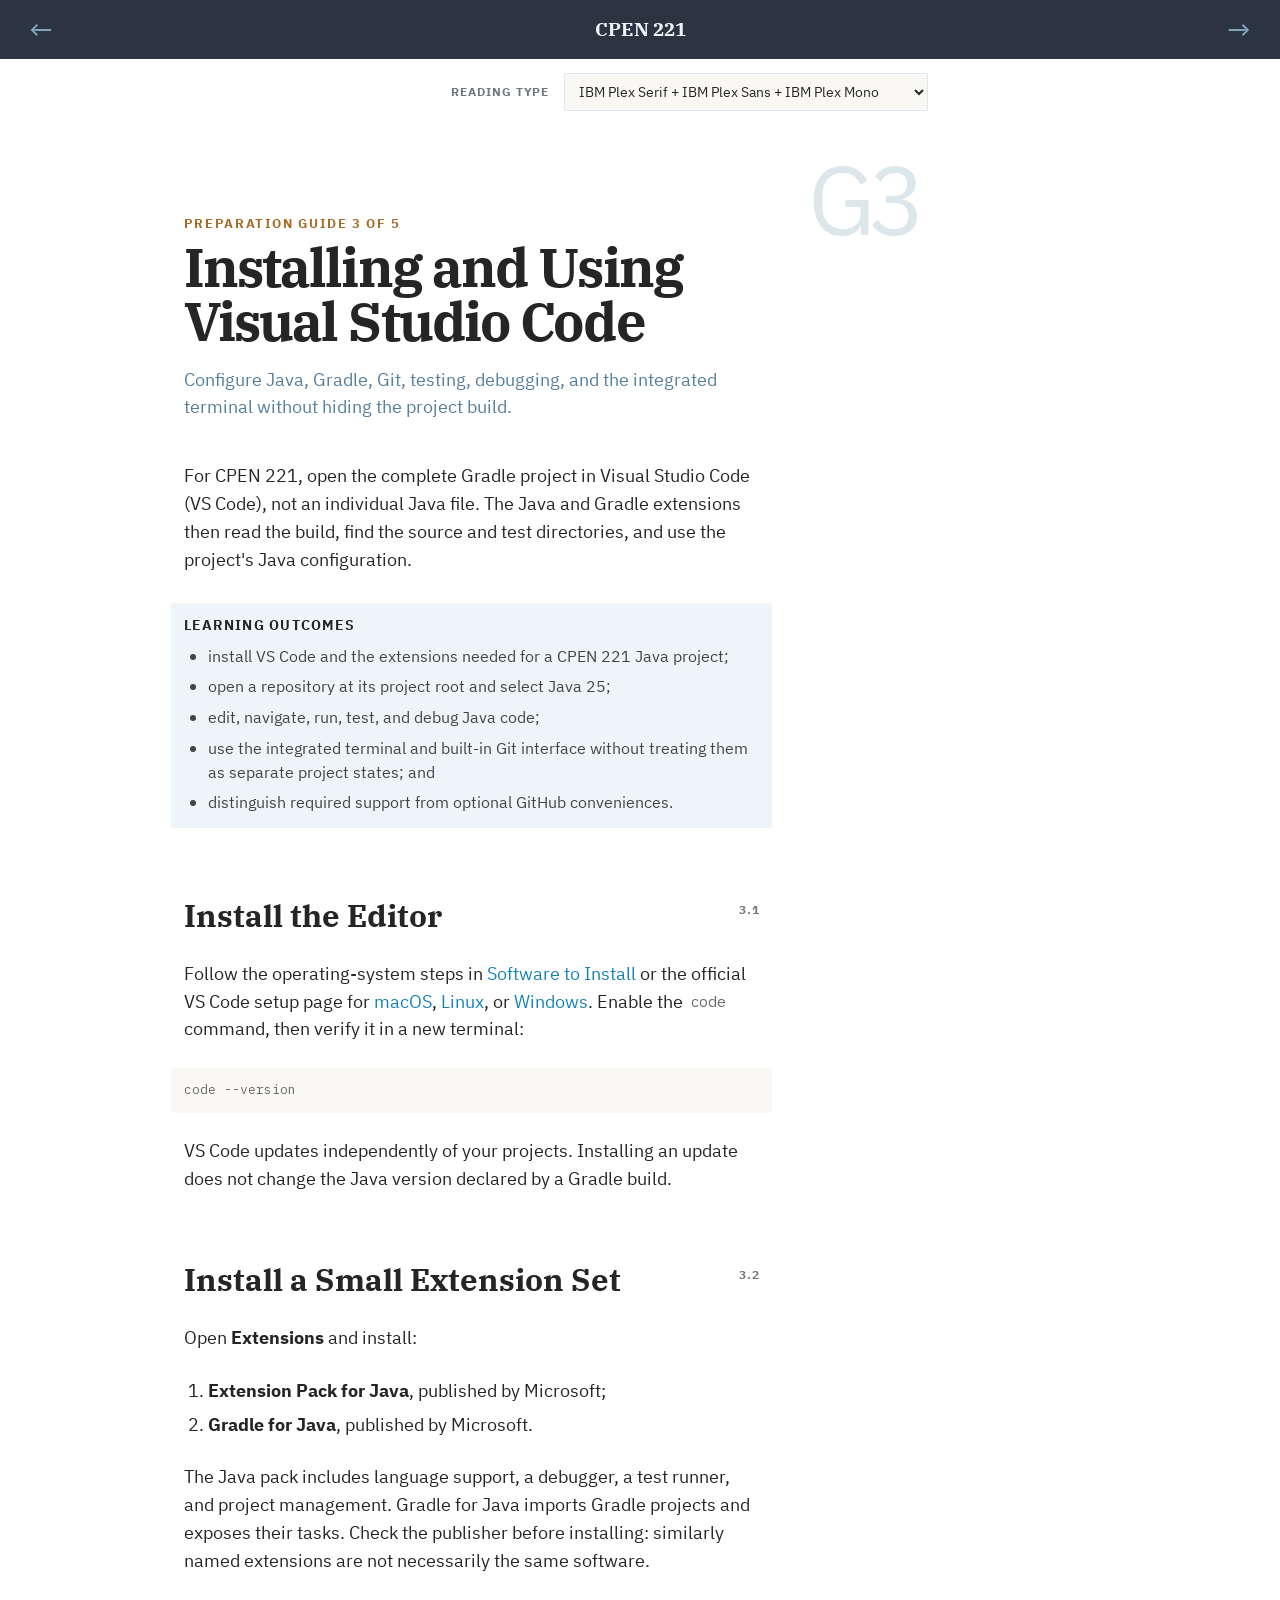
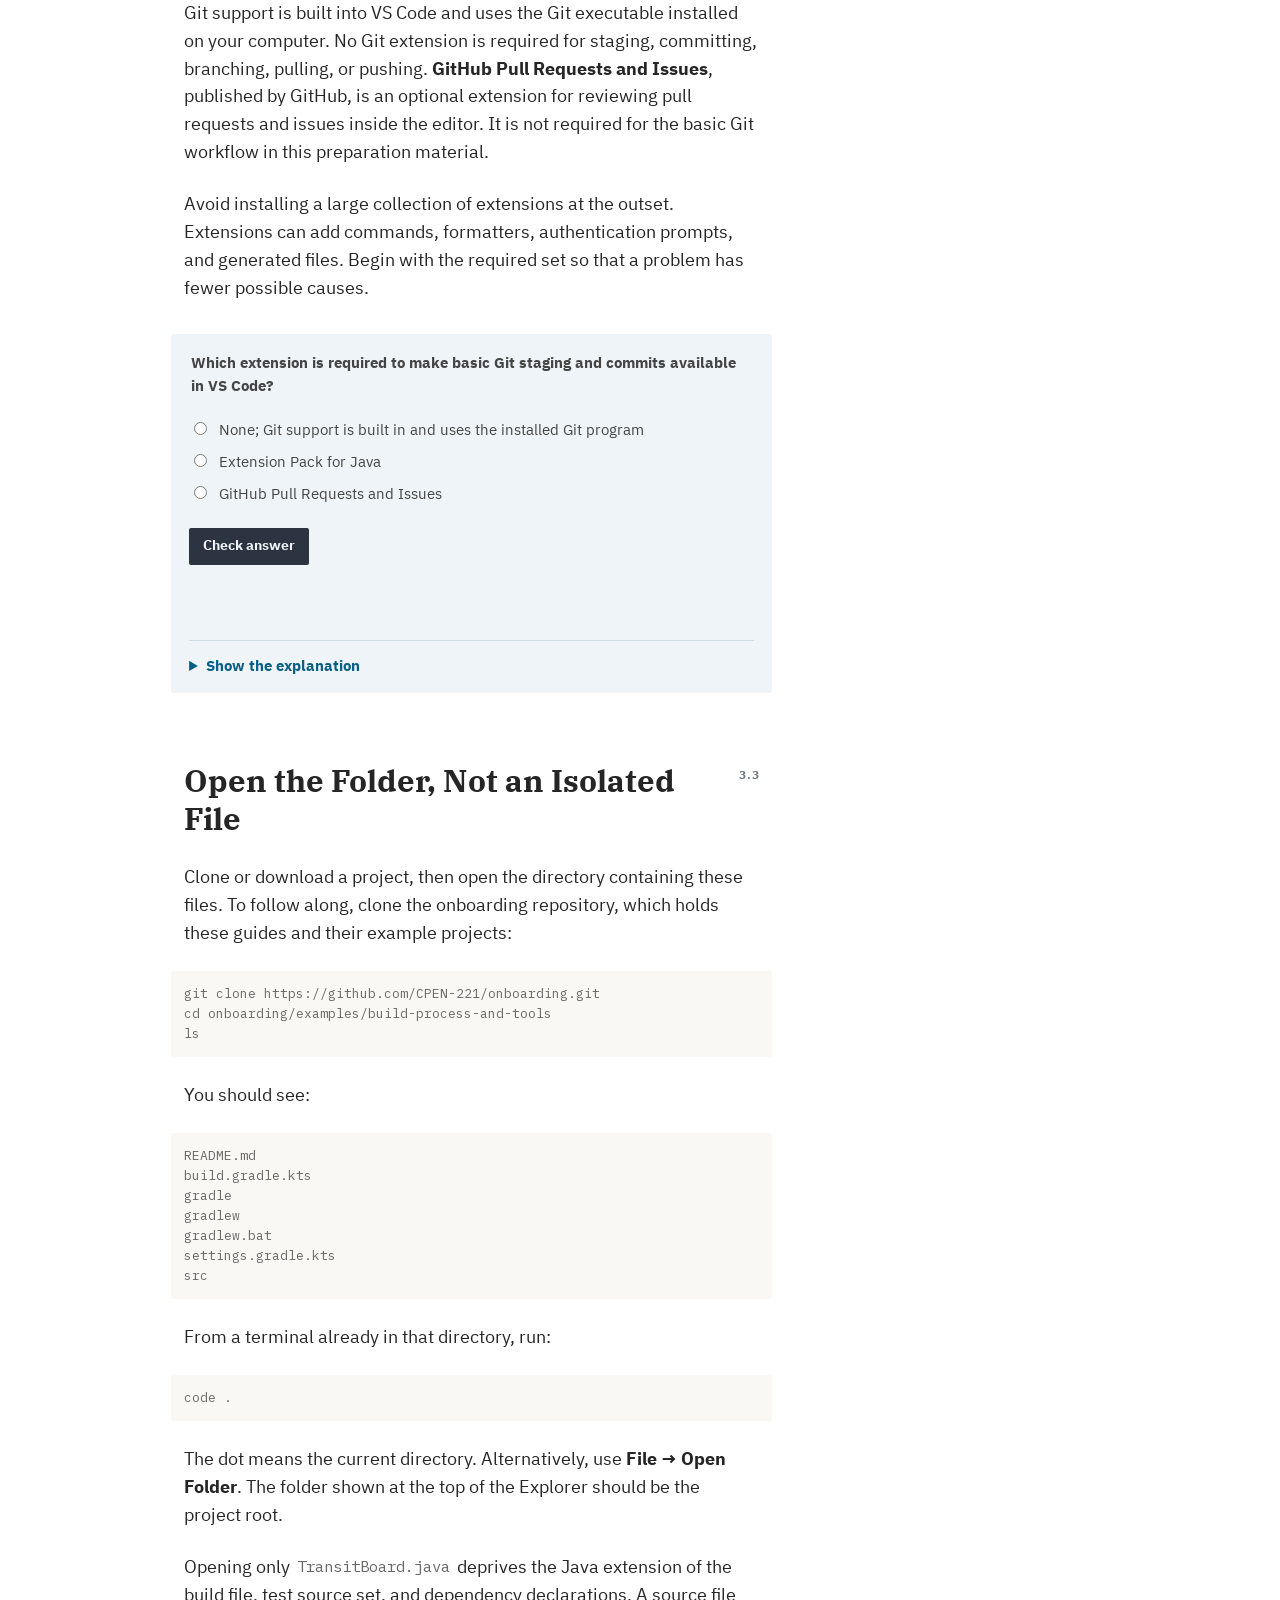
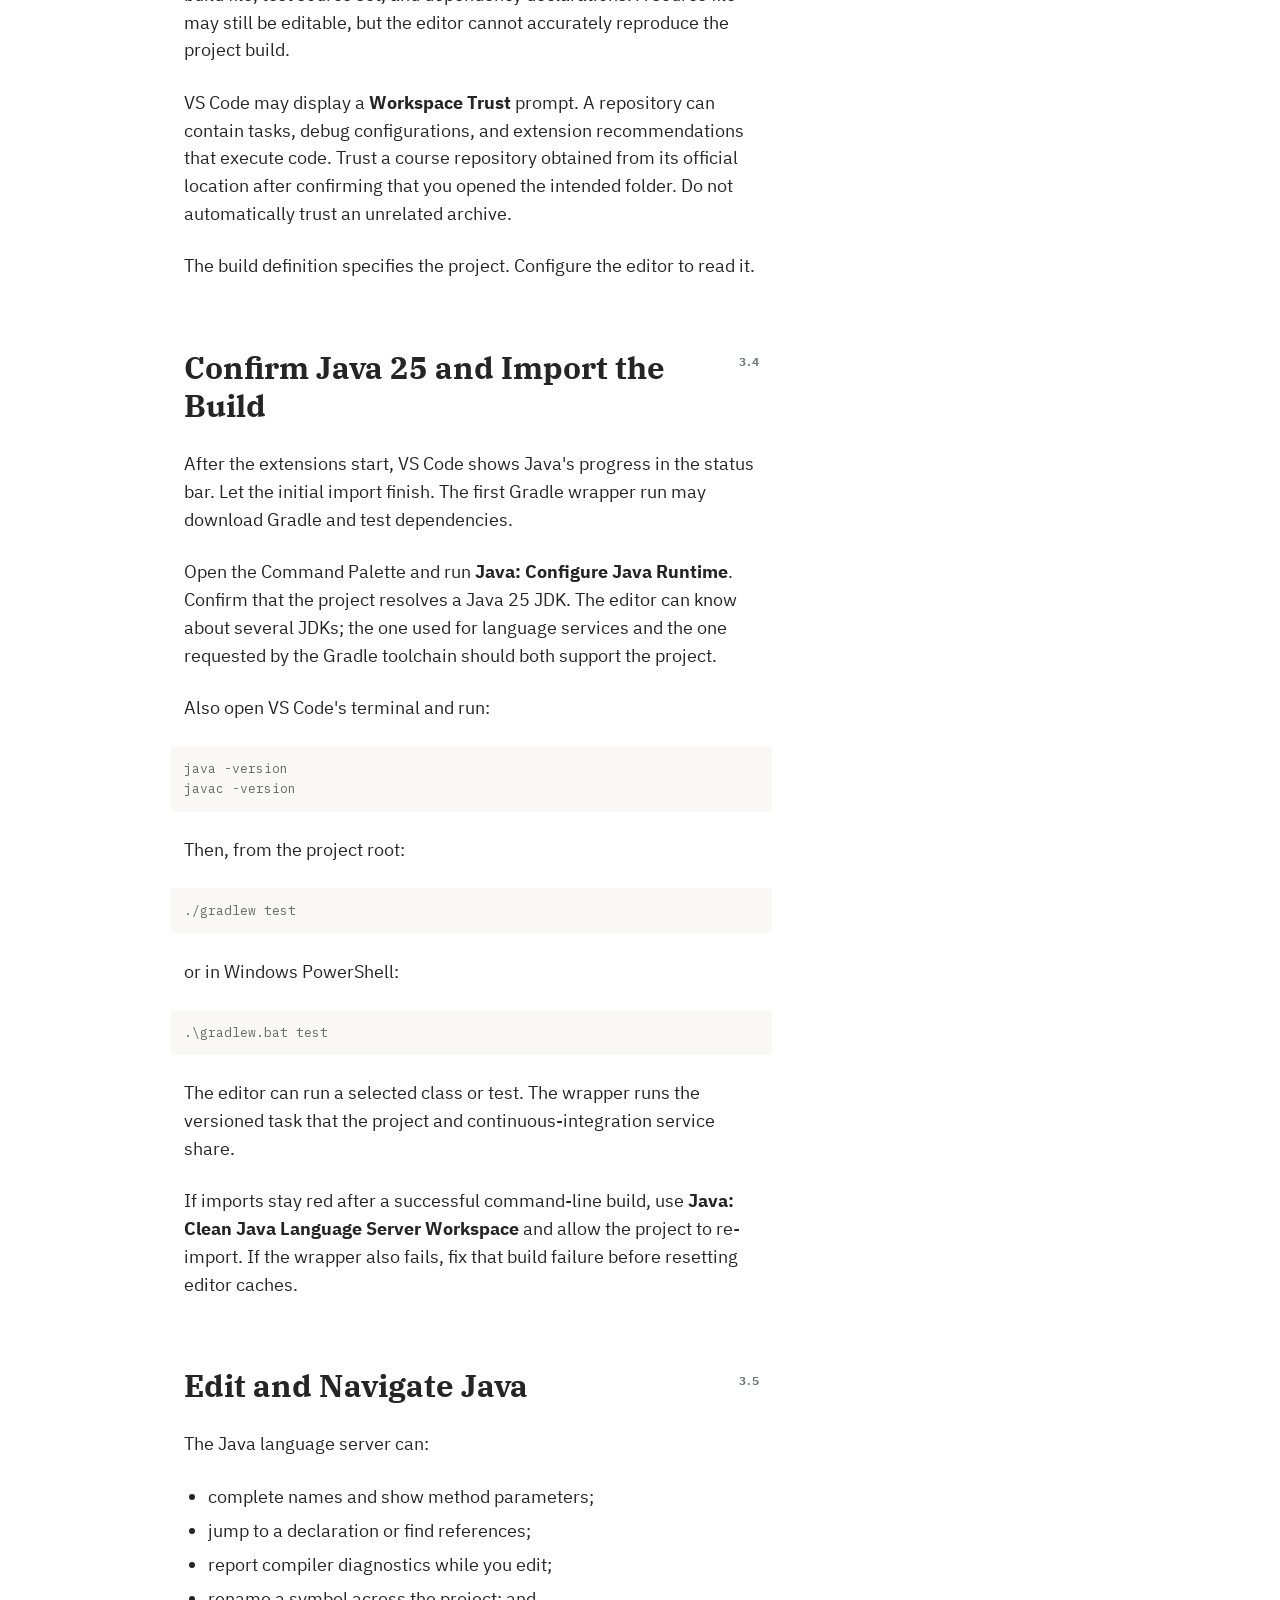
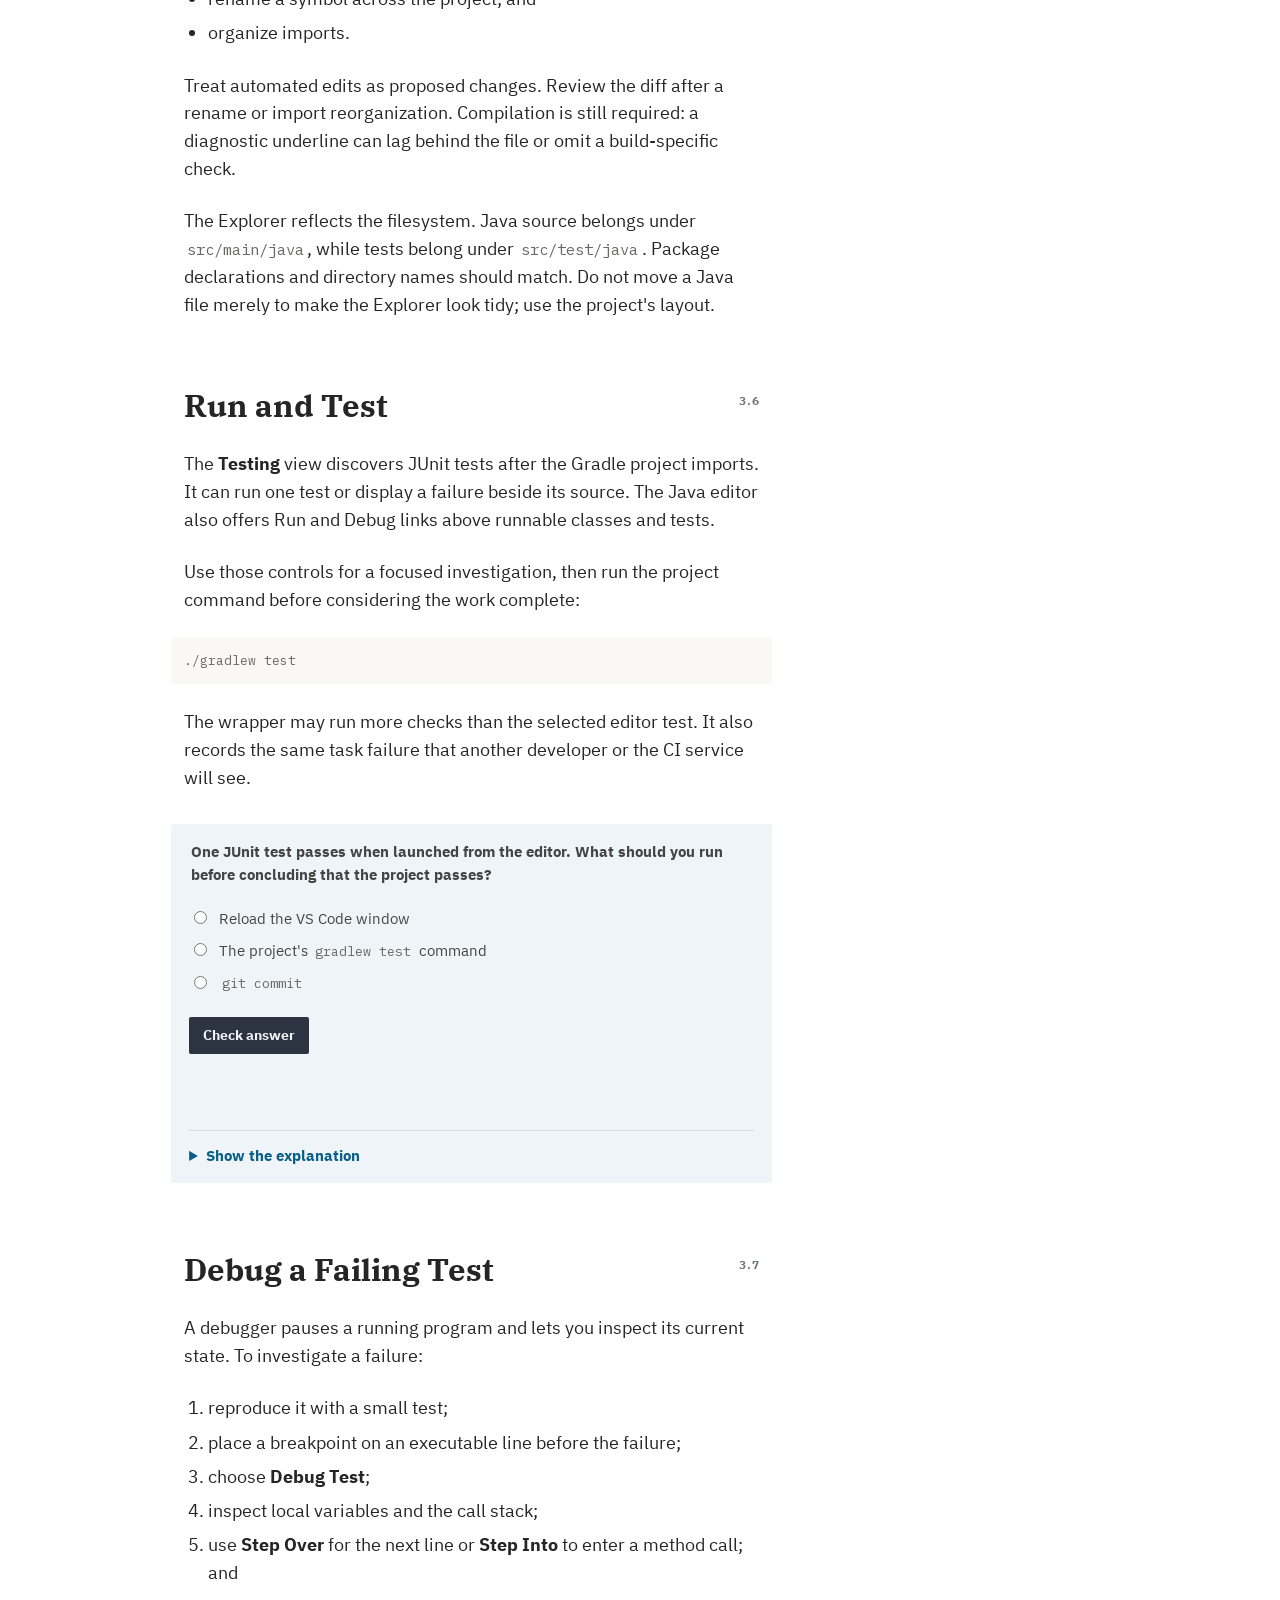
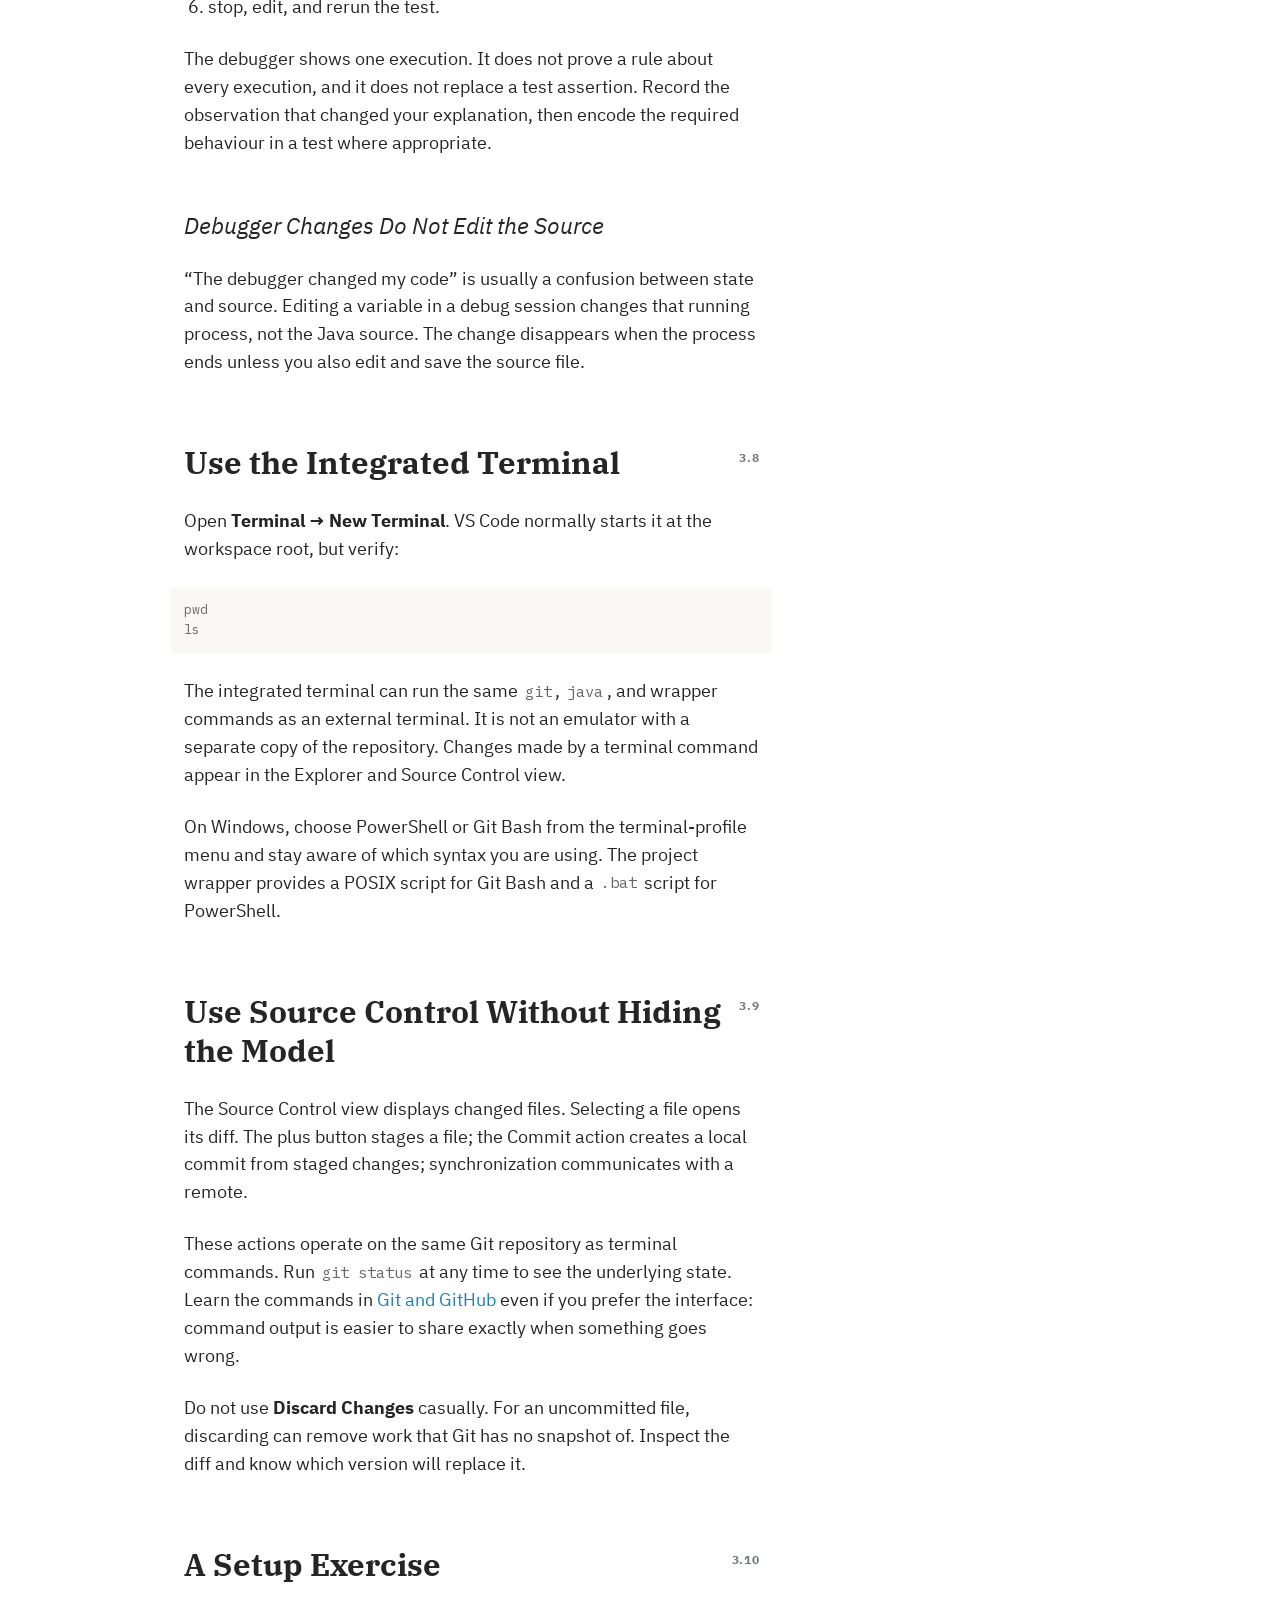
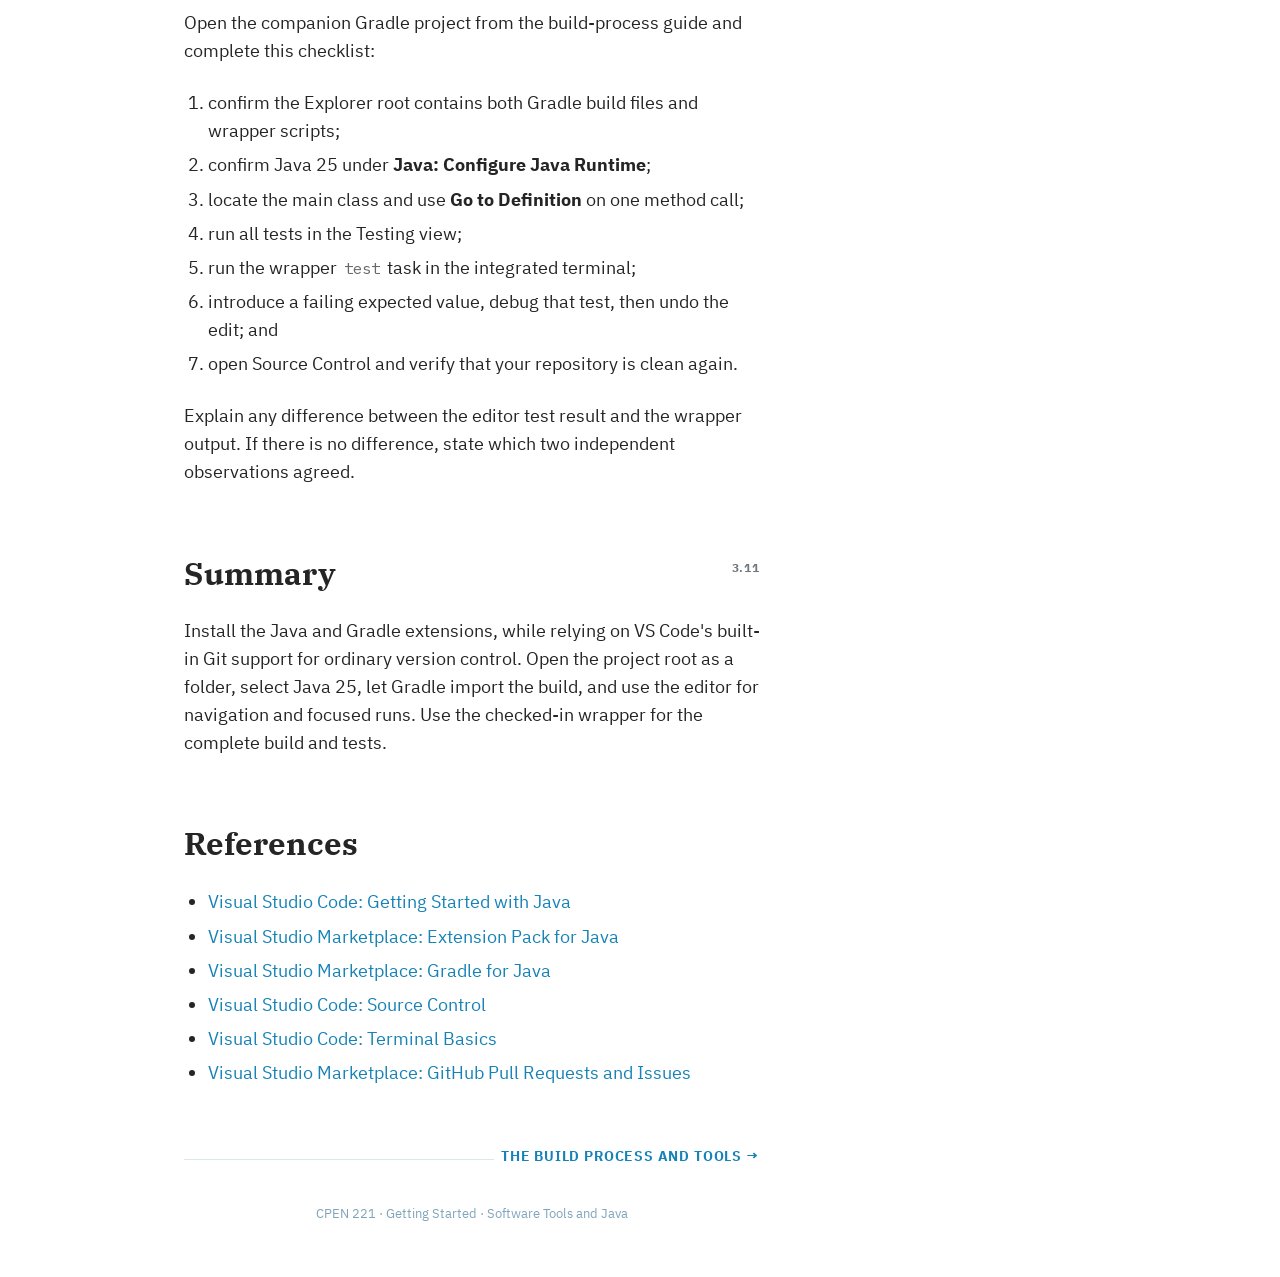
<file: site/guides/installing-and-using-vscode/index.html>
<!doctype html>
<html lang="en-CA">
<head>
  <meta charset="utf-8">
  <meta name="viewport" content="width=device-width, initial-scale=1">
  <meta name="description" content="Configure Java, Gradle, Git, testing, debugging, and the integrated terminal without hiding the project build.">
  <title>Installing and Using Visual Studio Code · Getting Started with CPEN 221</title>
  <link rel="stylesheet" href="../../assets/css/site.css">
  <script src="../../assets/js/typeface-switcher.js"></script>
  <script defer src="../../assets/js/quick-checks.js"></script>
</head>
<body id="top">
  <!-- source-sha256: fafd0ee90d206fe7f50664e8232a173b3a083d9853944a2c28340876da69a447 -->
  <!-- source-file: guide-vscode.md -->
  <a class="skip-link" href="#chapter-content">Skip to reading</a>

  <nav class="book-nav" aria-label="Reading navigation">
    <a class="wordmark" href="../../">
      <strong>CPEN 221</strong>
      <span>Getting Started</span>
    </a>
    <div class="nav-contents">
      <p class="part-label">Preparation guides</p>
      <h2><a href="#top" aria-current="page">Installing and Using Visual Studio Code <small>G3</small></a></h2>
      <ul>
        <li><a href="#1-install-the-editor"><small>3.1</small><span>Install the Editor</span></a></li>
        <li><a href="#2-install-a-small-extension-set"><small>3.2</small><span>Install a Small Extension Set</span></a></li>
        <li><a href="#3-open-the-folder-not-an-isolated-file"><small>3.3</small><span>Open the Folder, Not an Isolated File</span></a></li>
        <li><a href="#4-confirm-java-25-and-import-the-build"><small>3.4</small><span>Confirm Java 25 and Import the Build</span></a></li>
        <li><a href="#5-edit-and-navigate-java"><small>3.5</small><span>Edit and Navigate Java</span></a></li>
        <li><a href="#6-run-and-test"><small>3.6</small><span>Run and Test</span></a></li>
        <li><a href="#7-debug-a-failing-test"><small>3.7</small><span>Debug a Failing Test</span></a></li>
        <li><a href="#8-use-the-integrated-terminal"><small>3.8</small><span>Use the Integrated Terminal</span></a></li>
        <li><a href="#9-use-source-control-without-hiding-the-model"><small>3.9</small><span>Use Source Control Without Hiding the Model</span></a></li>
        <li><a href="#10-a-setup-exercise"><small>3.10</small><span>A Setup Exercise</span></a></li>
        <li><a href="#11-summary"><small>3.11</small><span>Summary</span></a></li>
      </ul>
      <div class="prev-next">
        <a href="../using-command-line-interface/">← Previous</a>
        <a href="../../">Up</a>
        <a href="../build-process-and-tools/">Next →</a>
      </div>
    </div>
  </nav>

  <nav class="book-nav-mobile" aria-label="Compact reading navigation">
    <a class="mobile-arrow" href="../using-command-line-interface/" aria-label="Previous: Using the Command Line Interface">←</a>
    <a class="mobile-title" href="../../">CPEN 221</a>
    <a class="mobile-arrow" href="../build-process-and-tools/" aria-label="Next: The Build Process and Tools">→</a>
  </nav>

  <div class="typeface-tools">
    <label>
      <span>Reading type</span>
      <select data-typeface-picker aria-label="Reading typeface combination">
        <option value="plex">IBM Plex Serif + IBM Plex Sans + IBM Plex Mono</option>
        <option value="google-sans">Google Sans Flex + Google Sans Code</option>
      </select>
    </label>
  </div>

  <main id="chapter-content" class="page">
    <article class="chapter">
      <div class="chapter-number" aria-hidden="true">G3</div>
      <header class="chapter-header">
        <p class="chapter-kicker">Preparation guide 3 of 5</p>
        <h1>Installing and Using Visual Studio Code</h1>
        <p class="lede">Configure Java, Gradle, Git, testing, debugging, and the integrated terminal without hiding the project build.</p>
      </header>
<p>For CPEN 221, open the complete Gradle project in Visual Studio Code (VS Code), not an individual Java file. The Java and Gradle extensions then read the build, find the source and test directories, and use the project's Java configuration.</p>
<section class="learning-outcomes" aria-labelledby="learning-outcomes"><h2 id="learning-outcomes"><a href="#learning-outcomes">Learning outcomes</a></h2><ul>
<li>install VS Code and the extensions needed for a CPEN 221 Java project;</li>
<li>open a repository at its project root and select Java 25;</li>
<li>edit, navigate, run, test, and debug Java code;</li>
<li>use the integrated terminal and built-in Git interface without treating them as separate project states; and</li>
<li>distinguish required support from optional GitHub conveniences.</li>
</ul></section>
<h2 id="1-install-the-editor"><a href="#1-install-the-editor"><span class="section-number">3.1</span>Install the Editor</a></h2>
<p>Follow the operating-system steps in <a href="../software-to-install/">Software to Install</a> or the official VS Code setup page for <a href="https://code.visualstudio.com/docs/setup/mac">macOS</a>, <a href="https://code.visualstudio.com/docs/setup/linux">Linux</a>, or <a href="https://code.visualstudio.com/docs/setup/windows">Windows</a>. Enable the <code>code</code> command, then verify it in a new terminal:</p>
<div class="code-block"><pre class="text"><code>code --version</code></pre></div>
<p>VS Code updates independently of your projects. Installing an update does not change the Java version declared by a Gradle build.</p>
<h2 id="2-install-a-small-extension-set"><a href="#2-install-a-small-extension-set"><span class="section-number">3.2</span>Install a Small Extension Set</a></h2>
<p>Open <strong>Extensions</strong> and install:</p>
<ol type="1">
<li><strong>Extension Pack for Java</strong>, published by Microsoft;</li>
<li><strong>Gradle for Java</strong>, published by Microsoft.</li>
</ol>
<p>The Java pack includes language support, a debugger, a test runner, and project management. Gradle for Java imports Gradle projects and exposes their tasks. Check the publisher before installing: similarly named extensions are not necessarily the same software.</p>
<p>Git support is built into VS Code and uses the Git executable installed on your computer. No Git extension is required for staging, committing, branching, pulling, or pushing. <strong>GitHub Pull Requests and Issues</strong>, published by GitHub, is an optional extension for reviewing pull requests and issues inside the editor. It is not required for the basic Git workflow in this preparation material.</p>
<p>Avoid installing a large collection of extensions at the outset. Extensions can add commands, formatters, authentication prompts, and generated files. Begin with the required set so that a problem has fewer possible causes.</p>
<form class="quick-check" data-quick-check data-answer="built-in">
<fieldset>
<legend>Which extension is required to make basic Git staging and commits available in VS Code?</legend>
<label><input type="radio" name="git-extension" value="built-in"> None; Git support is built in and uses the installed Git program</label>
<label><input type="radio" name="git-extension" value="java"> Extension Pack for Java</label>
<label><input type="radio" name="git-extension" value="pull-request"> GitHub Pull Requests and Issues</label>
</fieldset>
<details class="quick-check-explanation">
<summary>Show the explanation</summary>
<p>VS Code includes its Git source-control provider. The GitHub extension adds pull-request and issue workflows, while the Java pack supplies Java language tooling.</p>
</details>
</form>

<h2 id="3-open-the-folder-not-an-isolated-file"><a href="#3-open-the-folder-not-an-isolated-file"><span class="section-number">3.3</span>Open the Folder, Not an Isolated File</a></h2>
<p>Clone or download a project, then open the directory containing these files. To follow along, clone the onboarding repository, which holds these guides and their example projects:</p>
<div class="code-block"><pre class="sh"><code>git clone https://github.com/CPEN-221/onboarding.git
cd onboarding/examples/build-process-and-tools
ls</code></pre></div>
<p>You should see:</p>
<div class="code-block"><pre class="text"><code>README.md
build.gradle.kts
gradle
gradlew
gradlew.bat
settings.gradle.kts
src</code></pre></div>
<p>From a terminal already in that directory, run:</p>
<div class="code-block"><pre class="sh"><code>code .</code></pre></div>
<p>The dot means the current directory. Alternatively, use <strong>File → Open Folder</strong>. The folder shown at the top of the Explorer should be the project root.</p>
<p>Opening only <code>TransitBoard.java</code> deprives the Java extension of the build file, test source set, and dependency declarations. A source file may still be editable, but the editor cannot accurately reproduce the project build.</p>
<p>VS Code may display a <strong>Workspace Trust</strong> prompt. A repository can contain tasks, debug configurations, and extension recommendations that execute code. Trust a course repository obtained from its official location after confirming that you opened the intended folder. Do not automatically trust an unrelated archive.</p>
<p>The build definition specifies the project. Configure the editor to read it.</p>
<h2 id="4-confirm-java-25-and-import-the-build"><a href="#4-confirm-java-25-and-import-the-build"><span class="section-number">3.4</span>Confirm Java 25 and Import the Build</a></h2>
<p>After the extensions start, VS Code shows Java's progress in the status bar. Let the initial import finish. The first Gradle wrapper run may download Gradle and test dependencies.</p>
<p>Open the Command Palette and run <strong>Java: Configure Java Runtime</strong>. Confirm that the project resolves a Java 25 JDK. The editor can know about several JDKs; the one used for language services and the one requested by the Gradle toolchain should both support the project.</p>
<p>Also open VS Code's terminal and run:</p>
<div class="code-block"><pre class="text"><code>java -version
javac -version</code></pre></div>
<p>Then, from the project root:</p>
<div class="code-block"><pre class="sh"><code>./gradlew test</code></pre></div>
<p>or in Windows PowerShell:</p>
<div class="code-block"><pre class="powershell"><code>.\gradlew.bat test</code></pre></div>
<p>The editor can run a selected class or test. The wrapper runs the versioned task that the project and continuous-integration service share.</p>
<p>If imports stay red after a successful command-line build, use <strong>Java: Clean Java Language Server Workspace</strong> and allow the project to re-import. If the wrapper also fails, fix that build failure before resetting editor caches.</p>
<h2 id="5-edit-and-navigate-java"><a href="#5-edit-and-navigate-java"><span class="section-number">3.5</span>Edit and Navigate Java</a></h2>
<p>The Java language server can:</p>
<ul>
<li>complete names and show method parameters;</li>
<li>jump to a declaration or find references;</li>
<li>report compiler diagnostics while you edit;</li>
<li>rename a symbol across the project; and</li>
<li>organize imports.</li>
</ul>
<p>Treat automated edits as proposed changes. Review the diff after a rename or import reorganization. Compilation is still required: a diagnostic underline can lag behind the file or omit a build-specific check.</p>
<p>The Explorer reflects the filesystem. Java source belongs under <code>src/main/java</code>, while tests belong under <code>src/test/java</code>. Package declarations and directory names should match. Do not move a Java file merely to make the Explorer look tidy; use the project's layout.</p>
<h2 id="6-run-and-test"><a href="#6-run-and-test"><span class="section-number">3.6</span>Run and Test</a></h2>
<p>The <strong>Testing</strong> view discovers JUnit tests after the Gradle project imports. It can run one test or display a failure beside its source. The Java editor also offers Run and Debug links above runnable classes and tests.</p>
<p>Use those controls for a focused investigation, then run the project command before considering the work complete:</p>
<div class="code-block"><pre class="sh"><code>./gradlew test</code></pre></div>
<p>The wrapper may run more checks than the selected editor test. It also records the same task failure that another developer or the CI service will see.</p>
<form class="quick-check" data-quick-check data-answer="wrapper-test">
<fieldset>
<legend>One JUnit test passes when launched from the editor. What should you run before concluding that the project passes?</legend>
<label><input type="radio" name="test-authority" value="reload"> Reload the VS Code window</label>
<label><input type="radio" name="test-authority" value="wrapper-test"> The project's <code>gradlew test</code> command</label>
<label><input type="radio" name="test-authority" value="commit"> <code>git commit</code></label>
</fieldset>
<details class="quick-check-explanation">
<summary>Show the explanation</summary>
<p>The editor run is useful but focused. The wrapper executes the versioned build and its complete test task, which is the shared project interface.</p>
</details>
</form>

<h2 id="7-debug-a-failing-test"><a href="#7-debug-a-failing-test"><span class="section-number">3.7</span>Debug a Failing Test</a></h2>
<p>A debugger pauses a running program and lets you inspect its current state. To investigate a failure:</p>
<ol type="1">
<li>reproduce it with a small test;</li>
<li>place a breakpoint on an executable line before the failure;</li>
<li>choose <strong>Debug Test</strong>;</li>
<li>inspect local variables and the call stack;</li>
<li>use <strong>Step Over</strong> for the next line or <strong>Step Into</strong> to enter a method call; and</li>
<li>stop, edit, and rerun the test.</li>
</ol>
<p>The debugger shows one execution. It does not prove a rule about every execution, and it does not replace a test assertion. Record the observation that changed your explanation, then encode the required behaviour in a test where appropriate.</p>
<h3 id="debugger-changes-do-not-edit-the-source"><a href="#debugger-changes-do-not-edit-the-source">Debugger Changes Do Not Edit the Source</a></h3>
<p>“The debugger changed my code” is usually a confusion between state and source. Editing a variable in a debug session changes that running process, not the Java source. The change disappears when the process ends unless you also edit and save the source file.</p>
<h2 id="8-use-the-integrated-terminal"><a href="#8-use-the-integrated-terminal"><span class="section-number">3.8</span>Use the Integrated Terminal</a></h2>
<p>Open <strong>Terminal → New Terminal</strong>. VS Code normally starts it at the workspace root, but verify:</p>
<div class="code-block"><pre class="sh"><code>pwd
ls</code></pre></div>
<p>The integrated terminal can run the same <code>git</code>, <code>java</code>, and wrapper commands as an external terminal. It is not an emulator with a separate copy of the repository. Changes made by a terminal command appear in the Explorer and Source Control view.</p>
<p>On Windows, choose PowerShell or Git Bash from the terminal-profile menu and stay aware of which syntax you are using. The project wrapper provides a POSIX script for Git Bash and a <code>.bat</code> script for PowerShell.</p>
<h2 id="9-use-source-control-without-hiding-the-model"><a href="#9-use-source-control-without-hiding-the-model"><span class="section-number">3.9</span>Use Source Control Without Hiding the Model</a></h2>
<p>The Source Control view displays changed files. Selecting a file opens its diff. The plus button stages a file; the Commit action creates a local commit from staged changes; synchronization communicates with a remote.</p>
<p>These actions operate on the same Git repository as terminal commands. Run <code>git status</code> at any time to see the underlying state. Learn the commands in <a href="../git-and-github/">Git and GitHub</a> even if you prefer the interface: command output is easier to share exactly when something goes wrong.</p>
<p>Do not use <strong>Discard Changes</strong> casually. For an uncommitted file, discarding can remove work that Git has no snapshot of. Inspect the diff and know which version will replace it.</p>
<h2 id="10-a-setup-exercise"><a href="#10-a-setup-exercise"><span class="section-number">3.10</span>A Setup Exercise</a></h2>
<p>Open the companion Gradle project from the build-process guide and complete this checklist:</p>
<ol type="1">
<li>confirm the Explorer root contains both Gradle build files and wrapper scripts;</li>
<li>confirm Java 25 under <strong>Java: Configure Java Runtime</strong>;</li>
<li>locate the main class and use <strong>Go to Definition</strong> on one method call;</li>
<li>run all tests in the Testing view;</li>
<li>run the wrapper <code>test</code> task in the integrated terminal;</li>
<li>introduce a failing expected value, debug that test, then undo the edit; and</li>
<li>open Source Control and verify that your repository is clean again.</li>
</ol>
<p>Explain any difference between the editor test result and the wrapper output. If there is no difference, state which two independent observations agreed.</p>
<h2 id="11-summary"><a href="#11-summary"><span class="section-number">3.11</span>Summary</a></h2>
<p>Install the Java and Gradle extensions, while relying on VS Code's built-in Git support for ordinary version control. Open the project root as a folder, select Java 25, let Gradle import the build, and use the editor for navigation and focused runs. Use the checked-in wrapper for the complete build and tests.</p>
<h2 id="references"><a href="#references">References</a></h2>
<ul>
<li><a href="https://code.visualstudio.com/docs/java/java-tutorial">Visual Studio Code: Getting Started with Java</a></li>
<li><a href="https://marketplace.visualstudio.com/items?itemName=vscjava.vscode-java-pack">Visual Studio Marketplace: Extension Pack for Java</a></li>
<li><a href="https://marketplace.visualstudio.com/items?itemName=vscjava.vscode-gradle">Visual Studio Marketplace: Gradle for Java</a></li>
<li><a href="https://code.visualstudio.com/docs/sourcecontrol/overview">Visual Studio Code: Source Control</a></li>
<li><a href="https://code.visualstudio.com/docs/terminal/basics">Visual Studio Code: Terminal Basics</a></li>
<li><a href="https://marketplace.visualstudio.com/items?itemName=GitHub.vscode-pull-request-github">Visual Studio Marketplace: GitHub Pull Requests and Issues</a></li>
</ul>


      <footer class="book-footer">
        <a class="next" href="../build-process-and-tools/">The Build Process and Tools →</a>
        CPEN 221 · Getting Started · Software Tools and Java
      </footer>
    </article>
  </main>
</body>
</html>
</file>
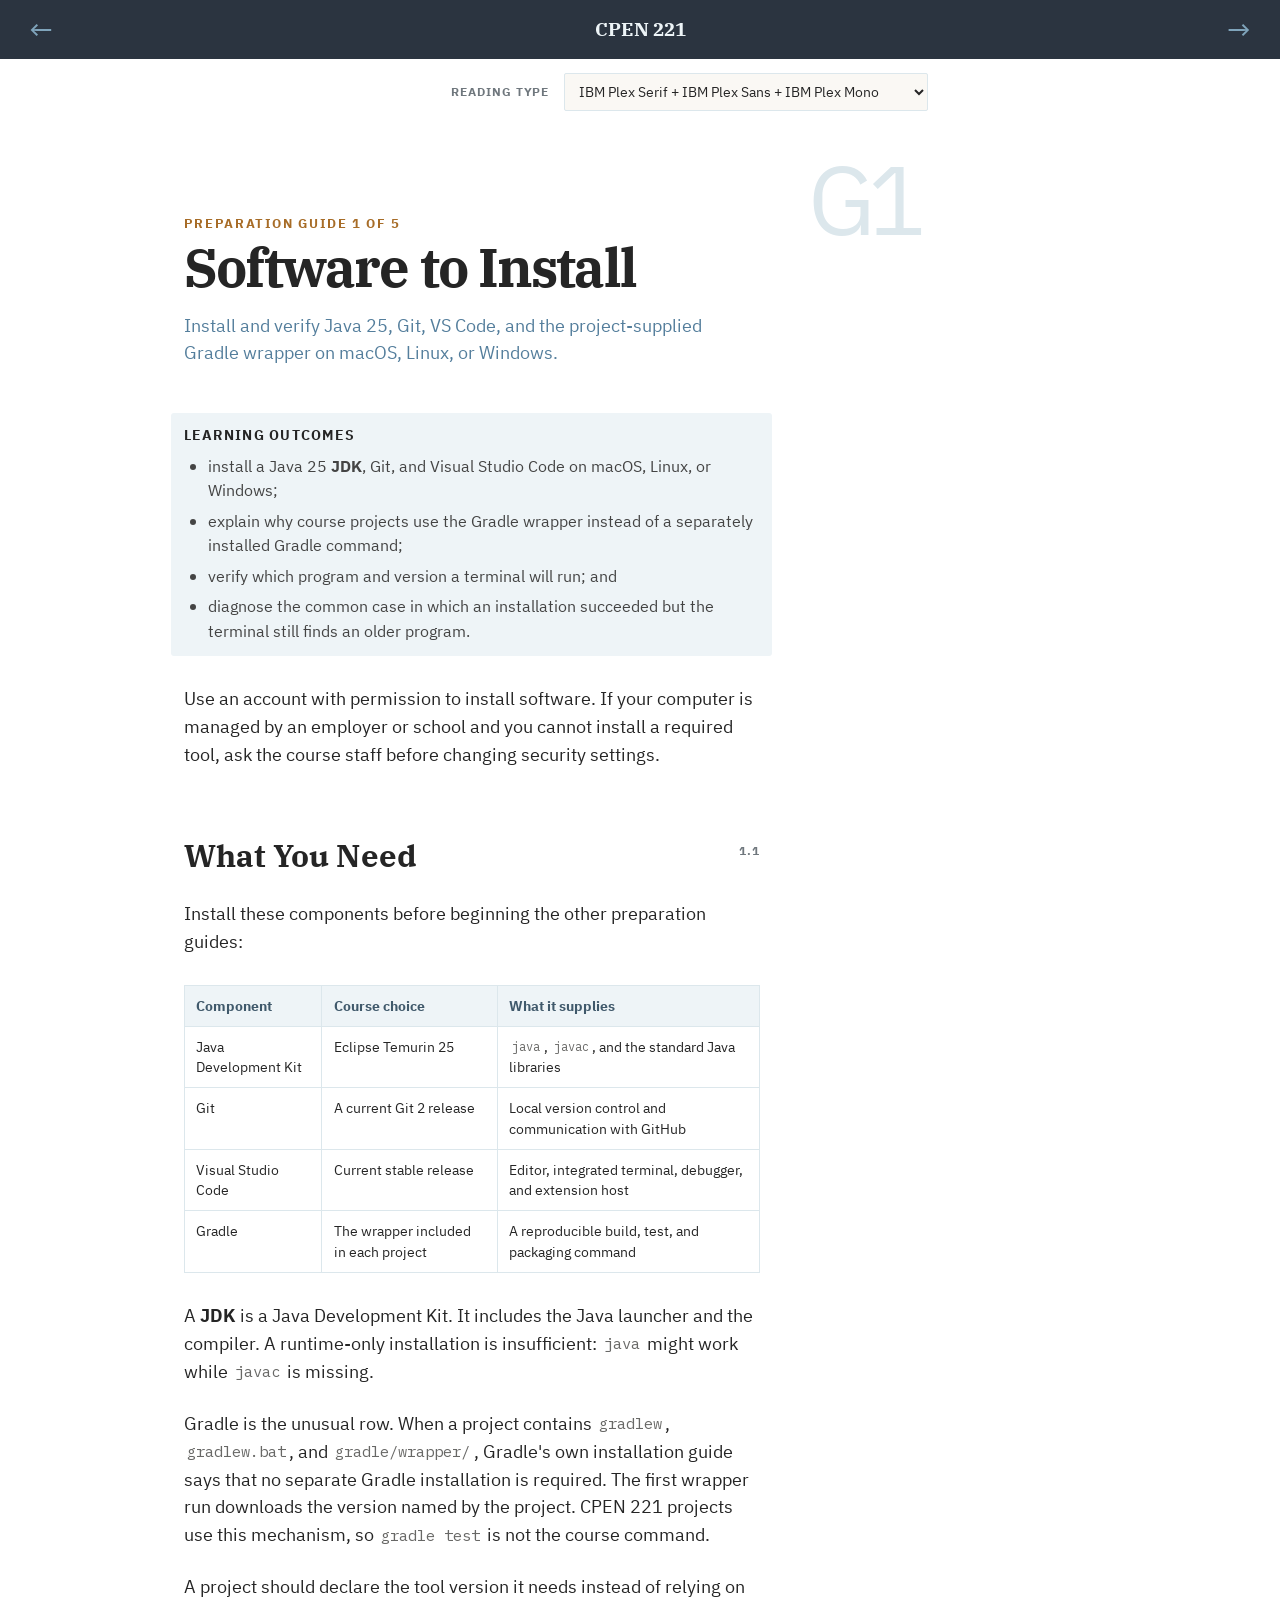
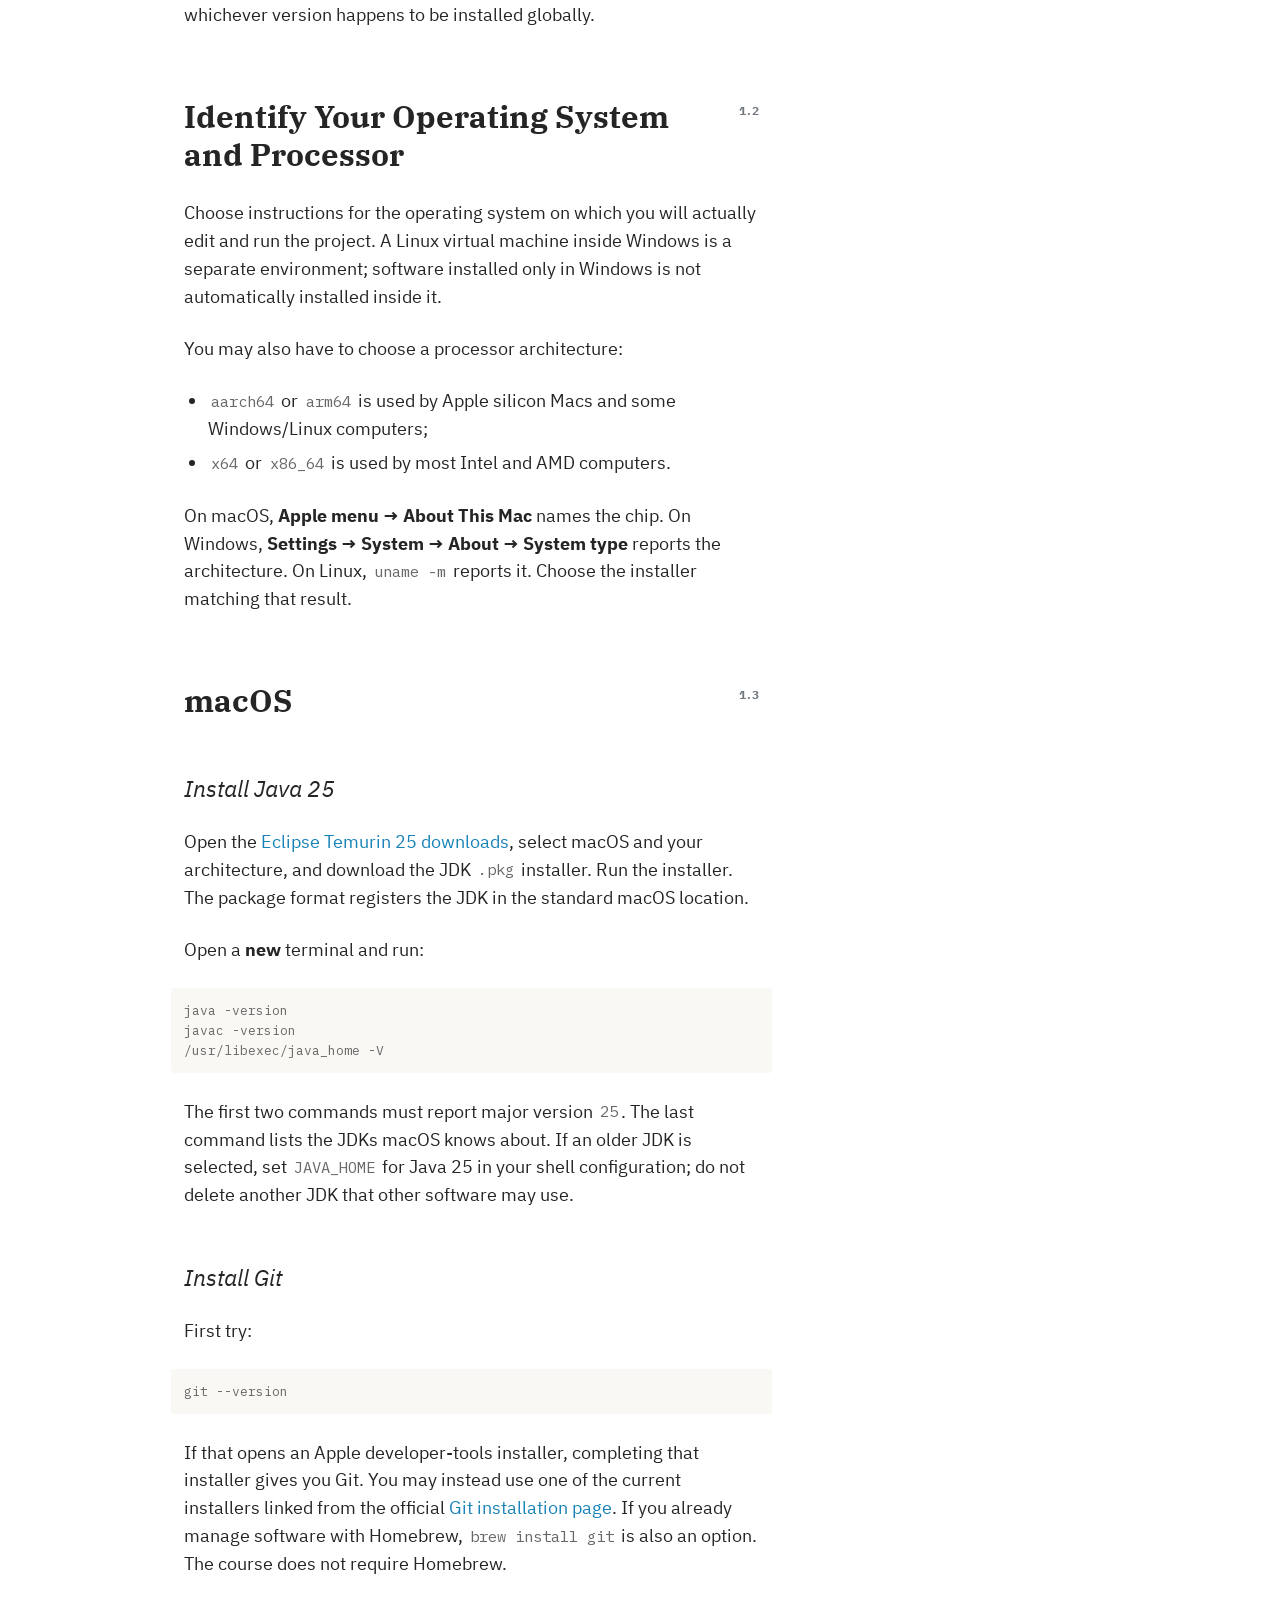
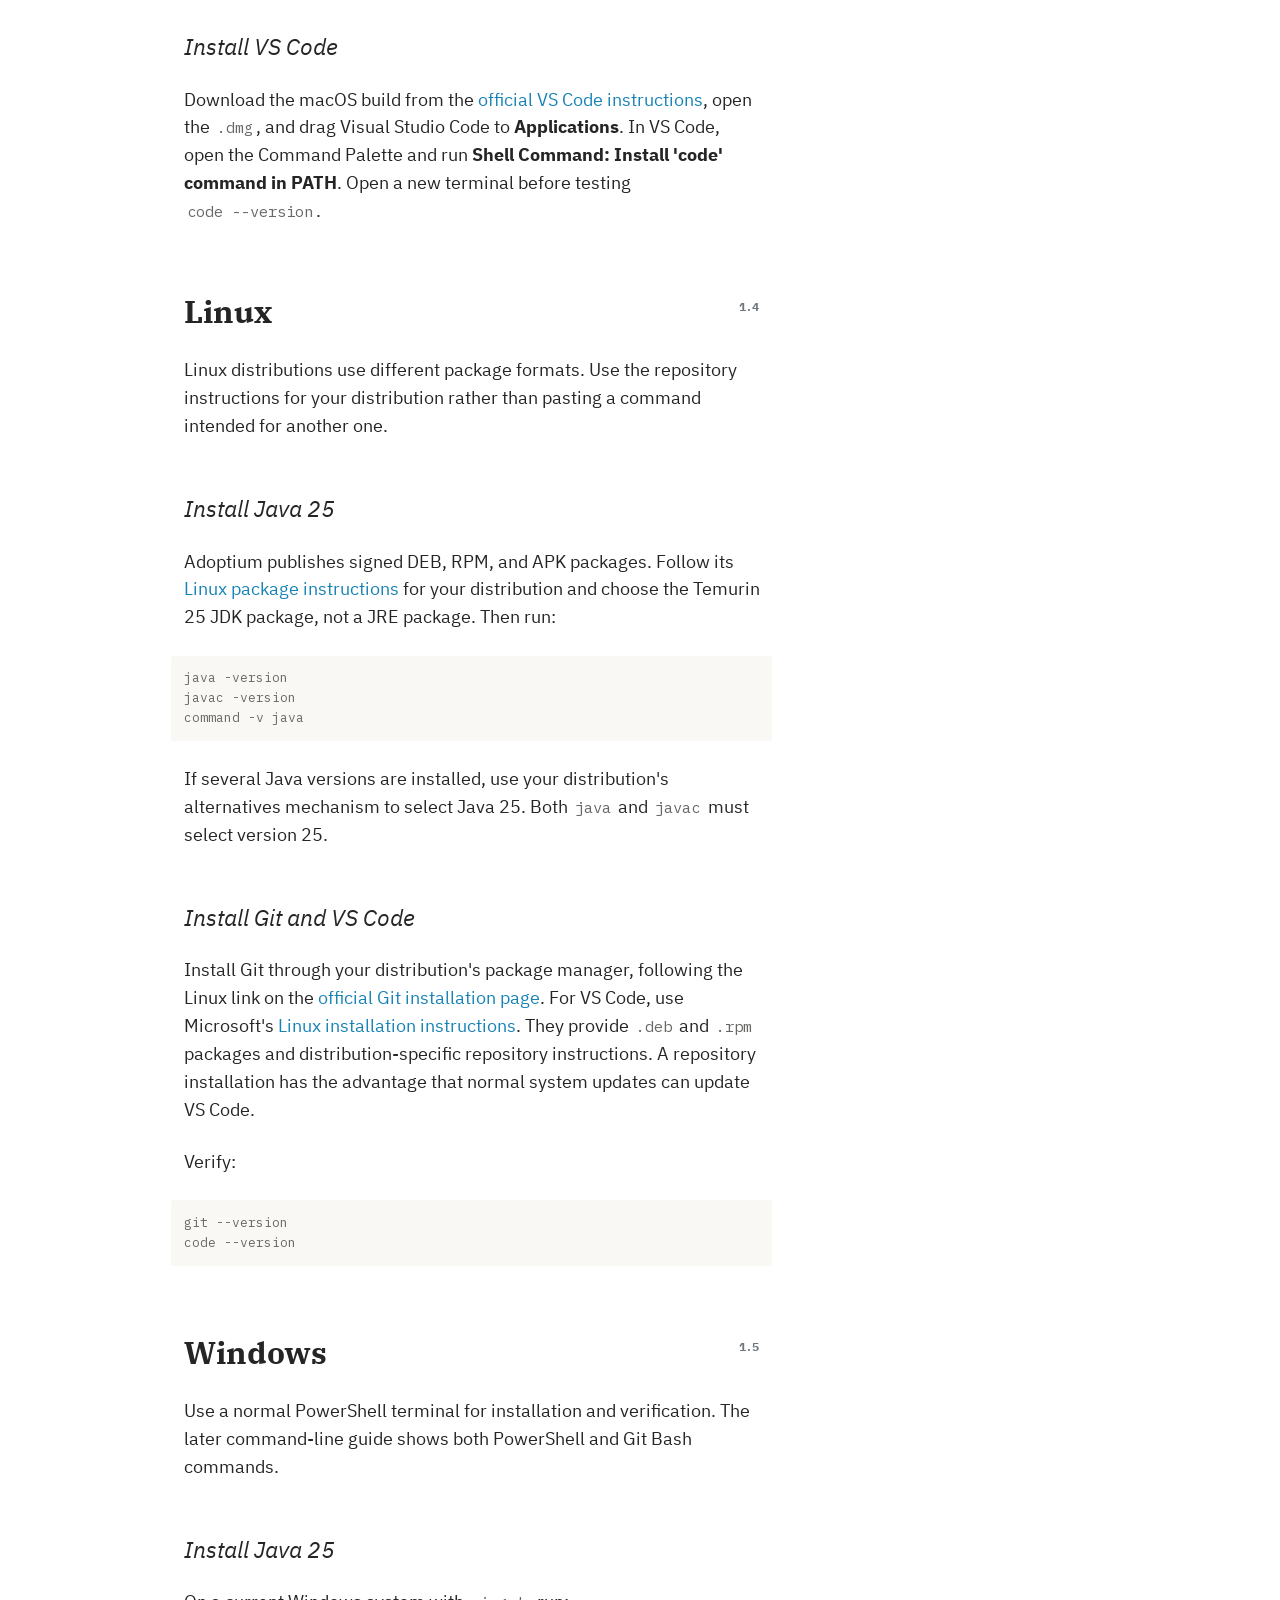
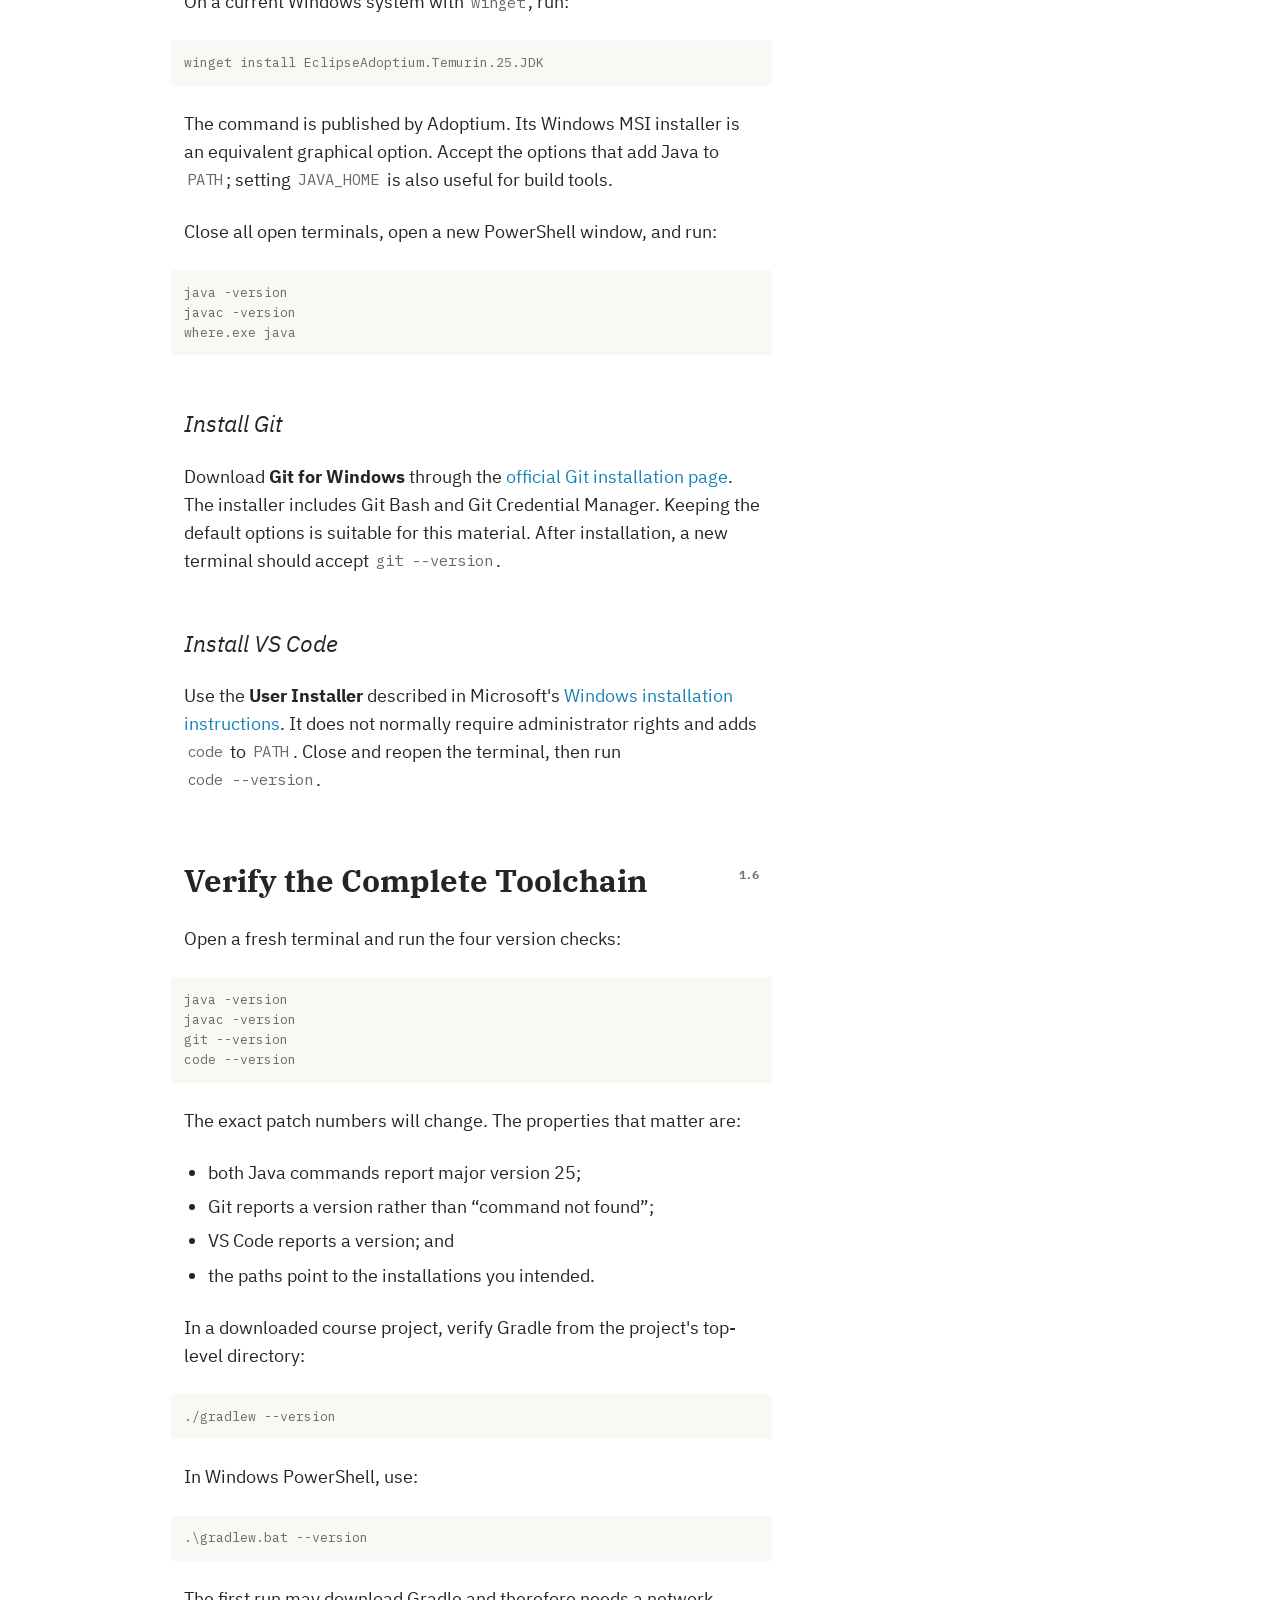
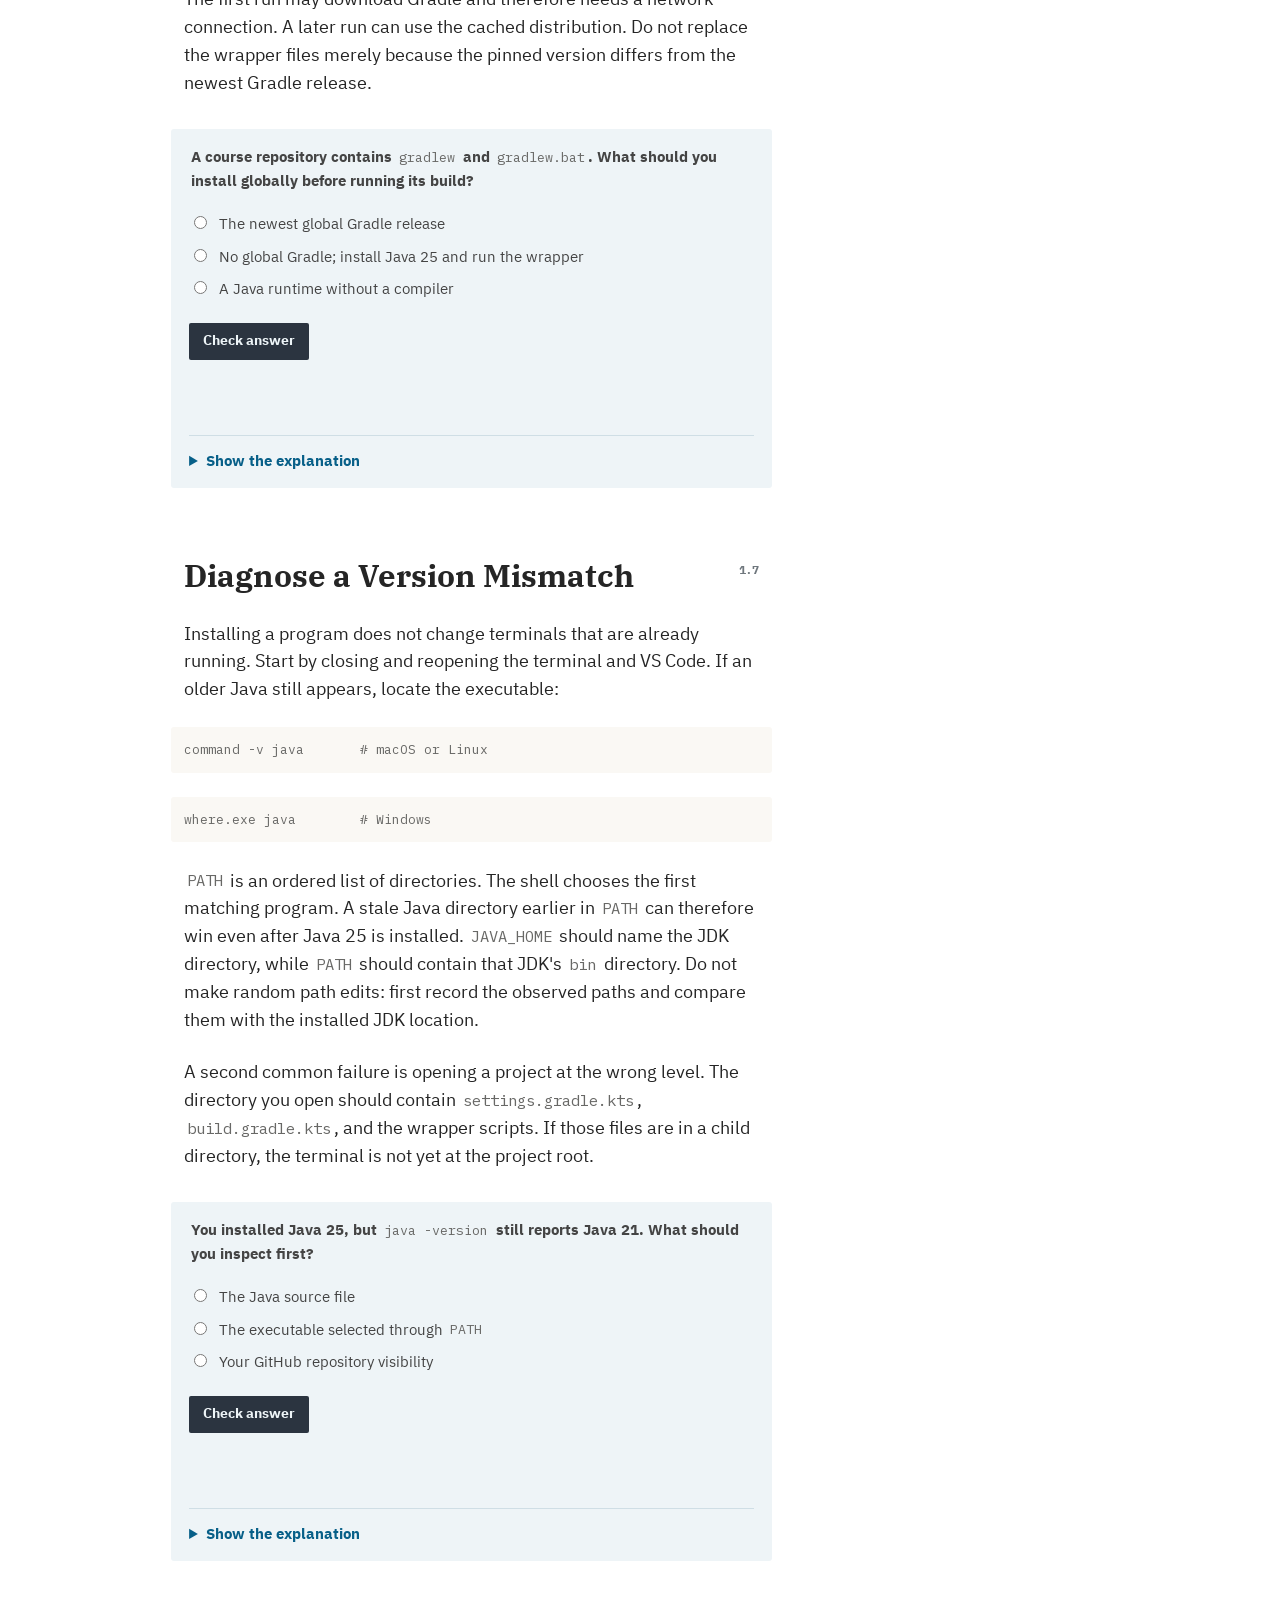
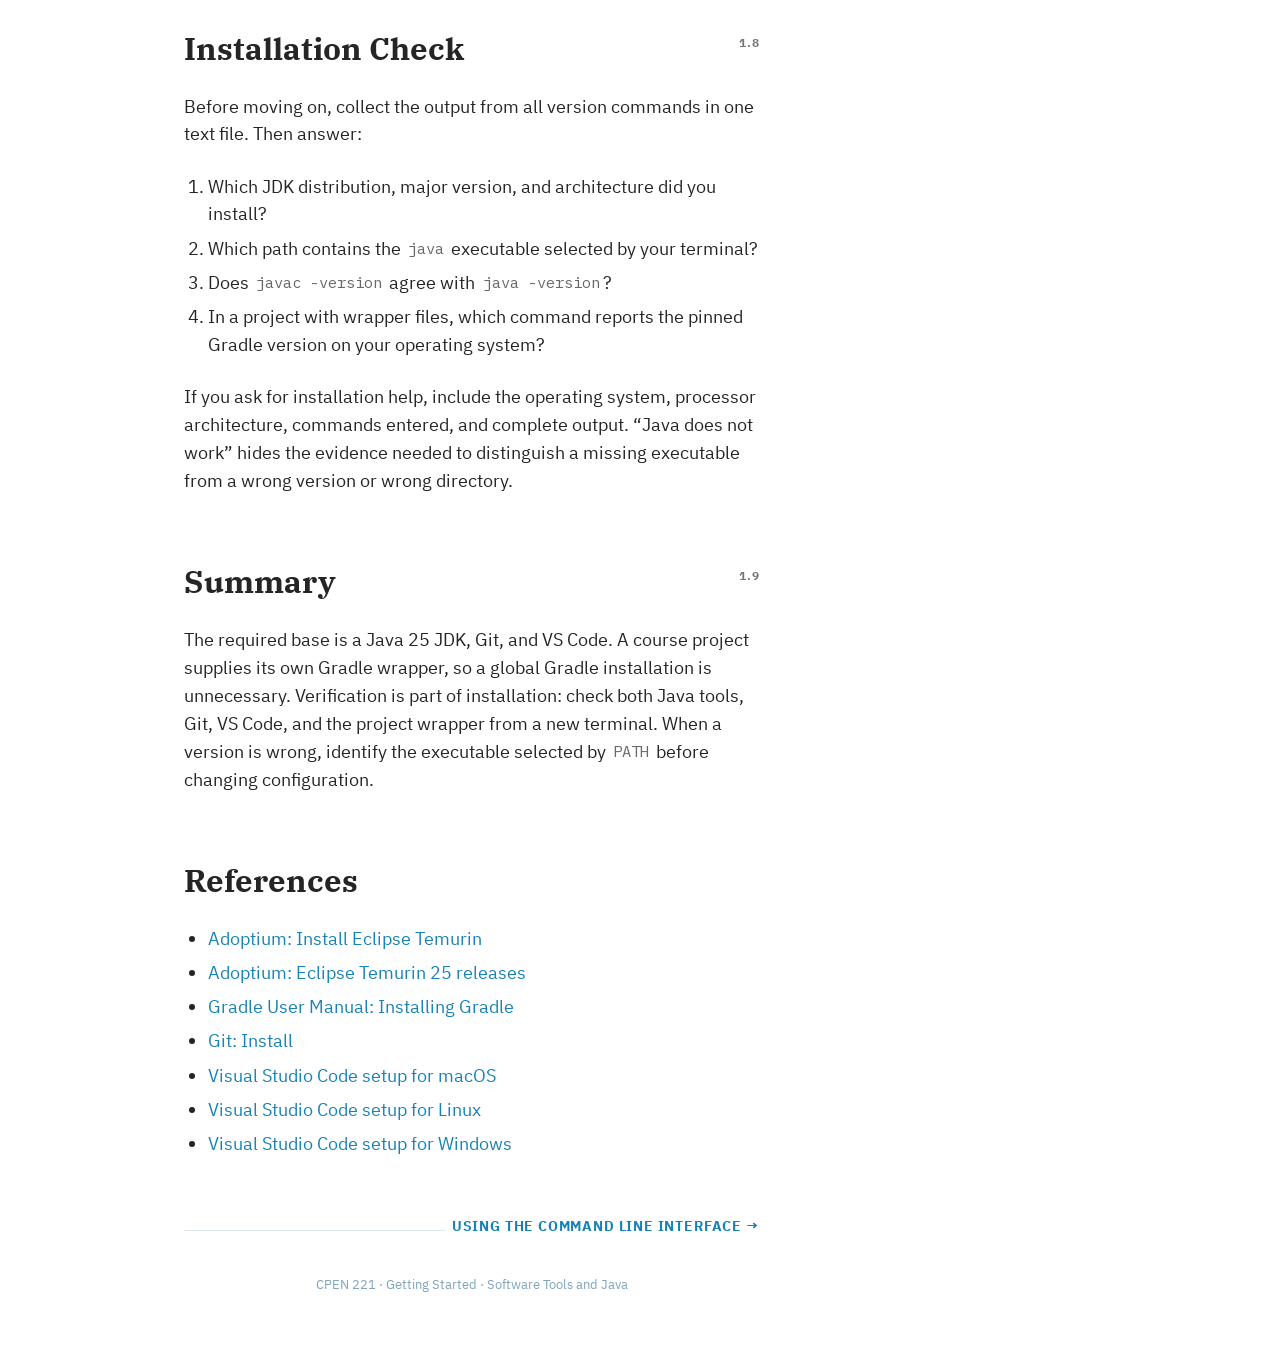
<file: site/guides/software-to-install/index.html>
<!doctype html>
<html lang="en-CA">
<head>
  <meta charset="utf-8">
  <meta name="viewport" content="width=device-width, initial-scale=1">
  <meta name="description" content="Install and verify Java 25, Git, VS Code, and the project-supplied Gradle wrapper on macOS, Linux, or Windows.">
  <title>Software to Install · Getting Started with CPEN 221</title>
  <link rel="stylesheet" href="../../assets/css/site.css">
  <script src="../../assets/js/typeface-switcher.js"></script>
  <script defer src="../../assets/js/quick-checks.js"></script>
</head>
<body id="top">
  <!-- source-sha256: d99cd082f6c174c88689798f4784d05a11bfb565f240f2ffca77e7078b3281dd -->
  <!-- source-file: guide-software-to-install.md -->
  <a class="skip-link" href="#chapter-content">Skip to reading</a>

  <nav class="book-nav" aria-label="Reading navigation">
    <a class="wordmark" href="../../">
      <strong>CPEN 221</strong>
      <span>Getting Started</span>
    </a>
    <div class="nav-contents">
      <p class="part-label">Preparation guides</p>
      <h2><a href="#top" aria-current="page">Software to Install <small>G1</small></a></h2>
      <ul>
        <li><a href="#1-what-you-need"><small>1.1</small><span>What You Need</span></a></li>
        <li><a href="#2-identify-your-operating-system-and-processor"><small>1.2</small><span>Identify Your Operating System and Processor</span></a></li>
        <li><a href="#3-macos"><small>1.3</small><span>macOS</span></a></li>
        <li><a href="#4-linux"><small>1.4</small><span>Linux</span></a></li>
        <li><a href="#5-windows"><small>1.5</small><span>Windows</span></a></li>
        <li><a href="#6-verify-the-complete-toolchain"><small>1.6</small><span>Verify the Complete Toolchain</span></a></li>
        <li><a href="#7-diagnose-a-version-mismatch"><small>1.7</small><span>Diagnose a Version Mismatch</span></a></li>
        <li><a href="#8-installation-check"><small>1.8</small><span>Installation Check</span></a></li>
        <li><a href="#9-summary"><small>1.9</small><span>Summary</span></a></li>
      </ul>
      <div class="prev-next">
        <a href="../../">← Contents</a>
        <a href="../../">Up</a>
        <a href="../using-command-line-interface/">Next →</a>
      </div>
    </div>
  </nav>

  <nav class="book-nav-mobile" aria-label="Compact reading navigation">
    <a class="mobile-arrow" href="../../" aria-label="Previous: contents">←</a>
    <a class="mobile-title" href="../../">CPEN 221</a>
    <a class="mobile-arrow" href="../using-command-line-interface/" aria-label="Next: Using the Command Line Interface">→</a>
  </nav>

  <div class="typeface-tools">
    <label>
      <span>Reading type</span>
      <select data-typeface-picker aria-label="Reading typeface combination">
        <option value="plex">IBM Plex Serif + IBM Plex Sans + IBM Plex Mono</option>
        <option value="google-sans">Google Sans Flex + Google Sans Code</option>
      </select>
    </label>
  </div>

  <main id="chapter-content" class="page">
    <article class="chapter">
      <div class="chapter-number" aria-hidden="true">G1</div>
      <header class="chapter-header">
        <p class="chapter-kicker">Preparation guide 1 of 5</p>
        <h1>Software to Install</h1>
        <p class="lede">Install and verify Java 25, Git, VS Code, and the project-supplied Gradle wrapper on macOS, Linux, or Windows.</p>
      </header>
<section class="learning-outcomes" aria-labelledby="learning-outcomes"><h2 id="learning-outcomes"><a href="#learning-outcomes">Learning outcomes</a></h2><ul>
<li>install a Java 25 <strong>JDK</strong>, Git, and Visual Studio Code on macOS, Linux, or Windows;</li>
<li>explain why course projects use the Gradle wrapper instead of a separately installed Gradle command;</li>
<li>verify which program and version a terminal will run; and</li>
<li>diagnose the common case in which an installation succeeded but the terminal still finds an older program.</li>
</ul></section>
<p>Use an account with permission to install software. If your computer is managed by an employer or school and you cannot install a required tool, ask the course staff before changing security settings.</p>
<h2 id="1-what-you-need"><a href="#1-what-you-need"><span class="section-number">1.1</span>What You Need</a></h2>
<p>Install these components before beginning the other preparation guides:</p>
<table>
<thead>
<tr>
<th>Component</th>
<th>Course choice</th>
<th>What it supplies</th>
</tr>
</thead>
<tbody>
<tr>
<td>Java Development Kit</td>
<td>Eclipse Temurin 25</td>
<td><code>java</code>, <code>javac</code>, and the standard Java libraries</td>
</tr>
<tr>
<td>Git</td>
<td>A current Git 2 release</td>
<td>Local version control and communication with GitHub</td>
</tr>
<tr>
<td>Visual Studio Code</td>
<td>Current stable release</td>
<td>Editor, integrated terminal, debugger, and extension host</td>
</tr>
<tr>
<td>Gradle</td>
<td>The wrapper included in each project</td>
<td>A reproducible build, test, and packaging command</td>
</tr>
</tbody>
</table>
<p>A <strong>JDK</strong> is a Java Development Kit. It includes the Java launcher and the compiler. A runtime-only installation is insufficient: <code>java</code> might work while <code>javac</code> is missing.</p>
<p>Gradle is the unusual row. When a project contains <code>gradlew</code>, <code>gradlew.bat</code>, and <code>gradle/wrapper/</code>, Gradle's own installation guide says that no separate Gradle installation is required. The first wrapper run downloads the version named by the project. CPEN 221 projects use this mechanism, so <code>gradle test</code> is not the course command.</p>
<p>A project should declare the tool version it needs instead of relying on whichever version happens to be installed globally.</p>
<h2 id="2-identify-your-operating-system-and-processor"><a href="#2-identify-your-operating-system-and-processor"><span class="section-number">1.2</span>Identify Your Operating System and Processor</a></h2>
<p>Choose instructions for the operating system on which you will actually edit and run the project. A Linux virtual machine inside Windows is a separate environment; software installed only in Windows is not automatically installed inside it.</p>
<p>You may also have to choose a processor architecture:</p>
<ul>
<li><code>aarch64</code> or <code>arm64</code> is used by Apple silicon Macs and some Windows/Linux computers;</li>
<li><code>x64</code> or <code>x86_64</code> is used by most Intel and AMD computers.</li>
</ul>
<p>On macOS, <strong>Apple menu → About This Mac</strong> names the chip. On Windows, <strong>Settings → System → About → System type</strong> reports the architecture. On Linux, <code>uname -m</code> reports it. Choose the installer matching that result.</p>
<h2 id="3-macos"><a href="#3-macos"><span class="section-number">1.3</span>macOS</a></h2>
<h3 id="install-java-25"><a href="#install-java-25">Install Java 25</a></h3>
<p>Open the <a href="https://adoptium.net/temurin/releases/?version=25">Eclipse Temurin 25 downloads</a>, select macOS and your architecture, and download the JDK <code>.pkg</code> installer. Run the installer. The package format registers the JDK in the standard macOS location.</p>
<p>Open a <strong>new</strong> terminal and run:</p>
<div class="code-block"><pre class="sh"><code>java -version
javac -version
/usr/libexec/java_home -V</code></pre></div>
<p>The first two commands must report major version <code>25</code>. The last command lists the JDKs macOS knows about. If an older JDK is selected, set <code>JAVA_HOME</code> for Java 25 in your shell configuration; do not delete another JDK that other software may use.</p>
<h3 id="install-git"><a href="#install-git">Install Git</a></h3>
<p>First try:</p>
<div class="code-block"><pre class="sh"><code>git --version</code></pre></div>
<p>If that opens an Apple developer-tools installer, completing that installer gives you Git. You may instead use one of the current installers linked from the official <a href="https://git-scm.com/install/">Git installation page</a>. If you already manage software with Homebrew, <code>brew install git</code> is also an option. The course does not require Homebrew.</p>
<h3 id="install-vs-code"><a href="#install-vs-code">Install VS Code</a></h3>
<p>Download the macOS build from the <a href="https://code.visualstudio.com/docs/setup/mac">official VS Code instructions</a>, open the <code>.dmg</code>, and drag Visual Studio Code to <strong>Applications</strong>. In VS Code, open the Command Palette and run <strong>Shell Command: Install 'code' command in PATH</strong>. Open a new terminal before testing <code>code --version</code>.</p>
<h2 id="4-linux"><a href="#4-linux"><span class="section-number">1.4</span>Linux</a></h2>
<p>Linux distributions use different package formats. Use the repository instructions for your distribution rather than pasting a command intended for another one.</p>
<h3 id="install-java-25-1"><a href="#install-java-25-1">Install Java 25</a></h3>
<p>Adoptium publishes signed DEB, RPM, and APK packages. Follow its <a href="https://adoptium.net/installation/">Linux package instructions</a> for your distribution and choose the Temurin 25 JDK package, not a JRE package. Then run:</p>
<div class="code-block"><pre class="sh"><code>java -version
javac -version
command -v java</code></pre></div>
<p>If several Java versions are installed, use your distribution's alternatives mechanism to select Java 25. Both <code>java</code> and <code>javac</code> must select version 25.</p>
<h3 id="install-git-and-vs-code"><a href="#install-git-and-vs-code">Install Git and VS Code</a></h3>
<p>Install Git through your distribution's package manager, following the Linux link on the <a href="https://git-scm.com/install/">official Git installation page</a>. For VS Code, use Microsoft's <a href="https://code.visualstudio.com/docs/setup/linux">Linux installation instructions</a>. They provide <code>.deb</code> and <code>.rpm</code> packages and distribution-specific repository instructions. A repository installation has the advantage that normal system updates can update VS Code.</p>
<p>Verify:</p>
<div class="code-block"><pre class="sh"><code>git --version
code --version</code></pre></div>
<h2 id="5-windows"><a href="#5-windows"><span class="section-number">1.5</span>Windows</a></h2>
<p>Use a normal PowerShell terminal for installation and verification. The later command-line guide shows both PowerShell and Git Bash commands.</p>
<h3 id="install-java-25-2"><a href="#install-java-25-2">Install Java 25</a></h3>
<p>On a current Windows system with <code>winget</code>, run:</p>
<div class="code-block"><pre class="powershell"><code>winget install EclipseAdoptium.Temurin.25.JDK</code></pre></div>
<p>The command is published by Adoptium. Its Windows MSI installer is an equivalent graphical option. Accept the options that add Java to <code>PATH</code>; setting <code>JAVA_HOME</code> is also useful for build tools.</p>
<p>Close all open terminals, open a new PowerShell window, and run:</p>
<div class="code-block"><pre class="powershell"><code>java -version
javac -version
where.exe java</code></pre></div>
<h3 id="install-git-1"><a href="#install-git-1">Install Git</a></h3>
<p>Download <strong>Git for Windows</strong> through the <a href="https://git-scm.com/install/">official Git installation page</a>. The installer includes Git Bash and Git Credential Manager. Keeping the default options is suitable for this material. After installation, a new terminal should accept <code>git --version</code>.</p>
<h3 id="install-vs-code-1"><a href="#install-vs-code-1">Install VS Code</a></h3>
<p>Use the <strong>User Installer</strong> described in Microsoft's <a href="https://code.visualstudio.com/docs/setup/windows">Windows installation instructions</a>. It does not normally require administrator rights and adds <code>code</code> to <code>PATH</code>. Close and reopen the terminal, then run <code>code --version</code>.</p>
<h2 id="6-verify-the-complete-toolchain"><a href="#6-verify-the-complete-toolchain"><span class="section-number">1.6</span>Verify the Complete Toolchain</a></h2>
<p>Open a fresh terminal and run the four version checks:</p>
<div class="code-block"><pre class="text"><code>java -version
javac -version
git --version
code --version</code></pre></div>
<p>The exact patch numbers will change. The properties that matter are:</p>
<ul>
<li>both Java commands report major version 25;</li>
<li>Git reports a version rather than “command not found”;</li>
<li>VS Code reports a version; and</li>
<li>the paths point to the installations you intended.</li>
</ul>
<p>In a downloaded course project, verify Gradle from the project's top-level directory:</p>
<div class="code-block"><pre class="sh"><code>./gradlew --version</code></pre></div>
<p>In Windows PowerShell, use:</p>
<div class="code-block"><pre class="powershell"><code>.\gradlew.bat --version</code></pre></div>
<p>The first run may download Gradle and therefore needs a network connection. A later run can use the cached distribution. Do not replace the wrapper files merely because the pinned version differs from the newest Gradle release.</p>
<form class="quick-check" data-quick-check data-answer="wrapper">
<fieldset>
<legend>A course repository contains <code>gradlew</code> and <code>gradlew.bat</code>. What should you install globally before running its build?</legend>
<label><input type="radio" name="gradle-install" value="latest"> The newest global Gradle release</label>
<label><input type="radio" name="gradle-install" value="wrapper"> No global Gradle; install Java 25 and run the wrapper</label>
<label><input type="radio" name="gradle-install" value="jre"> A Java runtime without a compiler</label>
</fieldset>
<details class="quick-check-explanation">
<summary>Show the explanation</summary>
<p>The checked-in wrapper downloads and runs the Gradle version declared by the project. It still needs a suitable JDK, which is why both <code>java</code> and <code>javac</code> are verified.</p>
</details>
</form>

<h2 id="7-diagnose-a-version-mismatch"><a href="#7-diagnose-a-version-mismatch"><span class="section-number">1.7</span>Diagnose a Version Mismatch</a></h2>
<p>Installing a program does not change terminals that are already running. Start by closing and reopening the terminal and VS Code. If an older Java still appears, locate the executable:</p>
<div class="code-block"><pre class="sh"><code>command -v java       # macOS or Linux</code></pre></div>
<div class="code-block"><pre class="powershell"><code>where.exe java        # Windows</code></pre></div>
<p><code>PATH</code> is an ordered list of directories. The shell chooses the first matching program. A stale Java directory earlier in <code>PATH</code> can therefore win even after Java 25 is installed. <code>JAVA_HOME</code> should name the JDK directory, while <code>PATH</code> should contain that JDK's <code>bin</code> directory. Do not make random path edits: first record the observed paths and compare them with the installed JDK location.</p>
<p>A second common failure is opening a project at the wrong level. The directory you open should contain <code>settings.gradle.kts</code>, <code>build.gradle.kts</code>, and the wrapper scripts. If those files are in a child directory, the terminal is not yet at the project root.</p>
<form class="quick-check" data-quick-check data-answer="path">
<fieldset>
<legend>You installed Java 25, but <code>java -version</code> still reports Java 21. What should you inspect first?</legend>
<label><input type="radio" name="java-mismatch" value="source"> The Java source file</label>
<label><input type="radio" name="java-mismatch" value="path"> The executable selected through <code>PATH</code></label>
<label><input type="radio" name="java-mismatch" value="github"> Your GitHub repository visibility</label>
</fieldset>
<details class="quick-check-explanation">
<summary>Show the explanation</summary>
<p>The shell may still select an older executable. A fresh terminal plus <code>command -v java</code> or <code>where.exe java</code> reveals what is actually being run.</p>
</details>
</form>

<h2 id="8-installation-check"><a href="#8-installation-check"><span class="section-number">1.8</span>Installation Check</a></h2>
<p>Before moving on, collect the output from all version commands in one text file. Then answer:</p>
<ol type="1">
<li>Which JDK distribution, major version, and architecture did you install?</li>
<li>Which path contains the <code>java</code> executable selected by your terminal?</li>
<li>Does <code>javac -version</code> agree with <code>java -version</code>?</li>
<li>In a project with wrapper files, which command reports the pinned Gradle version on your operating system?</li>
</ol>
<p>If you ask for installation help, include the operating system, processor architecture, commands entered, and complete output. “Java does not work” hides the evidence needed to distinguish a missing executable from a wrong version or wrong directory.</p>
<h2 id="9-summary"><a href="#9-summary"><span class="section-number">1.9</span>Summary</a></h2>
<p>The required base is a Java 25 JDK, Git, and VS Code. A course project supplies its own Gradle wrapper, so a global Gradle installation is unnecessary. Verification is part of installation: check both Java tools, Git, VS Code, and the project wrapper from a new terminal. When a version is wrong, identify the executable selected by <code>PATH</code> before changing configuration.</p>
<h2 id="references"><a href="#references">References</a></h2>
<ul>
<li><a href="https://adoptium.net/installation/">Adoptium: Install Eclipse Temurin</a></li>
<li><a href="https://adoptium.net/temurin/releases/?version=25">Adoptium: Eclipse Temurin 25 releases</a></li>
<li><a href="https://docs.gradle.org/current/userguide/installation.html">Gradle User Manual: Installing Gradle</a></li>
<li><a href="https://git-scm.com/install/">Git: Install</a></li>
<li><a href="https://code.visualstudio.com/docs/setup/mac">Visual Studio Code setup for macOS</a></li>
<li><a href="https://code.visualstudio.com/docs/setup/linux">Visual Studio Code setup for Linux</a></li>
<li><a href="https://code.visualstudio.com/docs/setup/windows">Visual Studio Code setup for Windows</a></li>
</ul>


      <footer class="book-footer">
        <a class="next" href="../using-command-line-interface/">Using the Command Line Interface →</a>
        CPEN 221 · Getting Started · Software Tools and Java
      </footer>
    </article>
  </main>
</body>
</html>
</file>
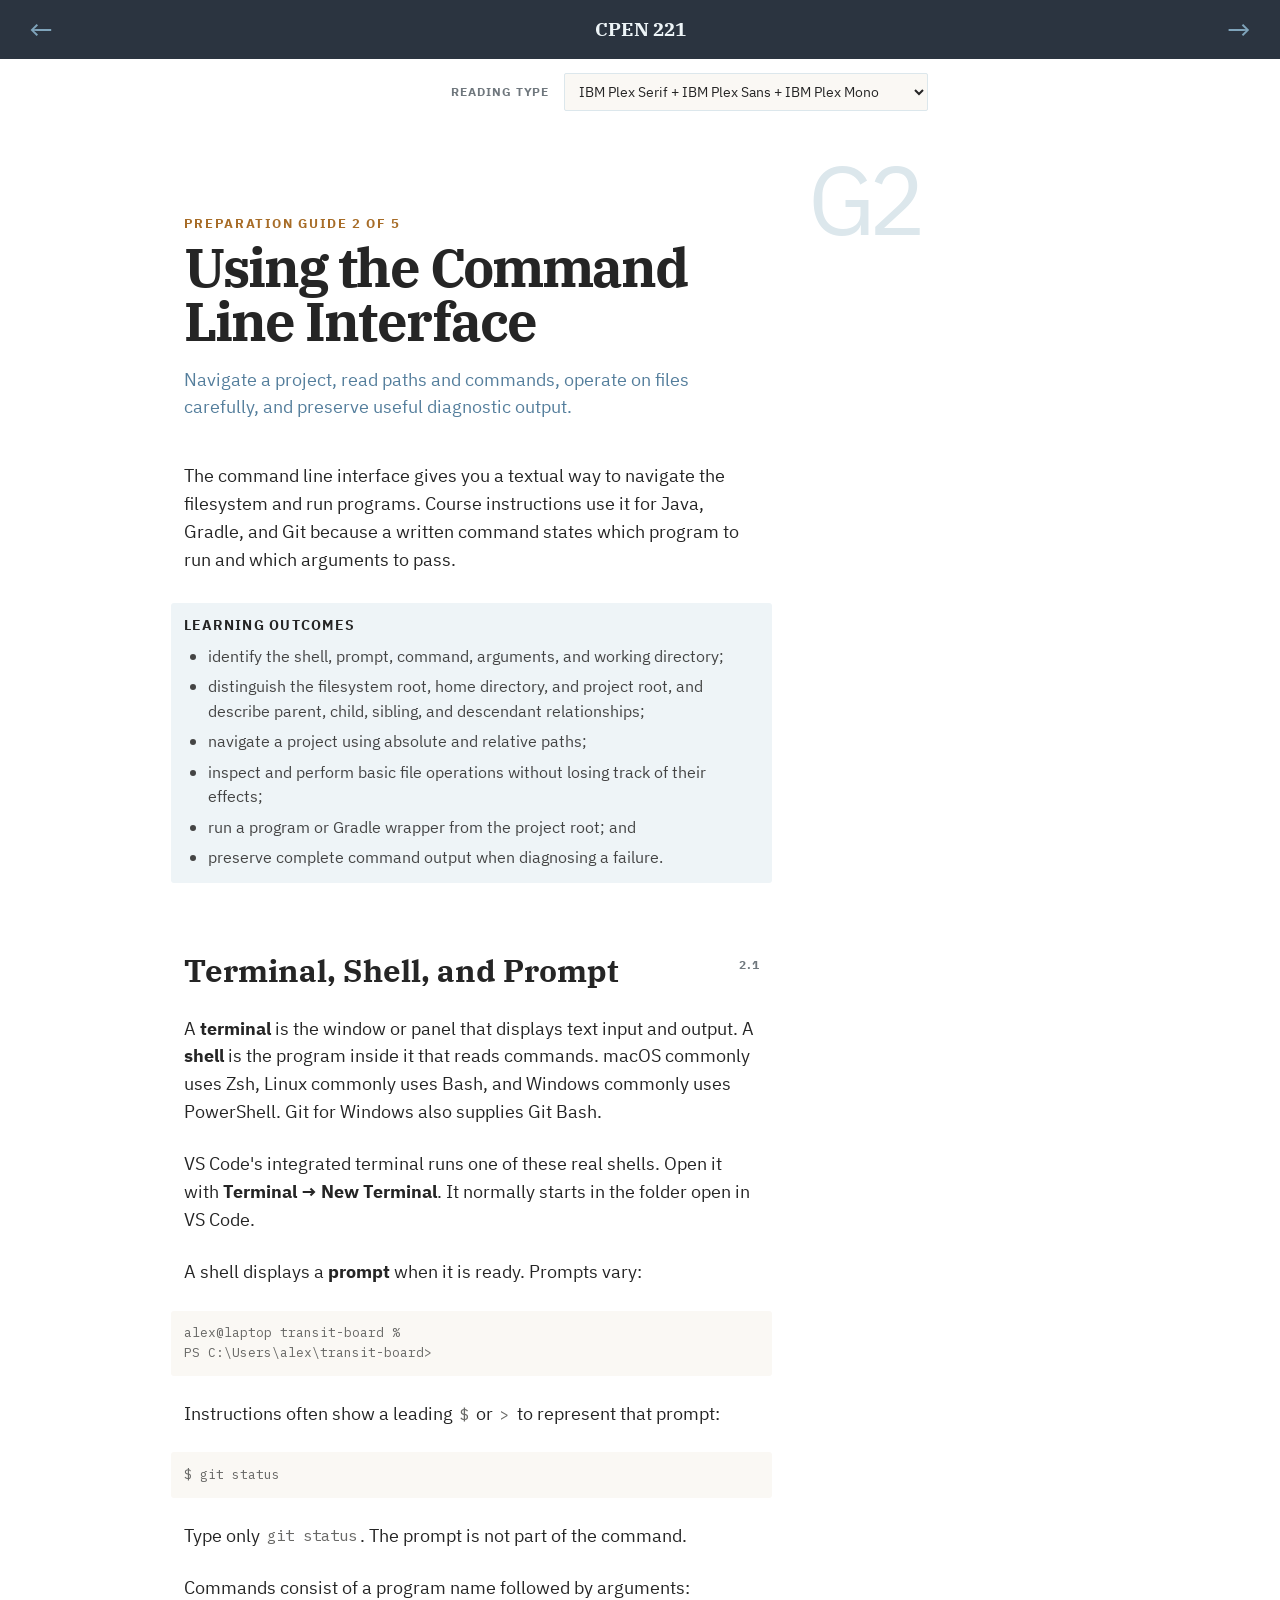
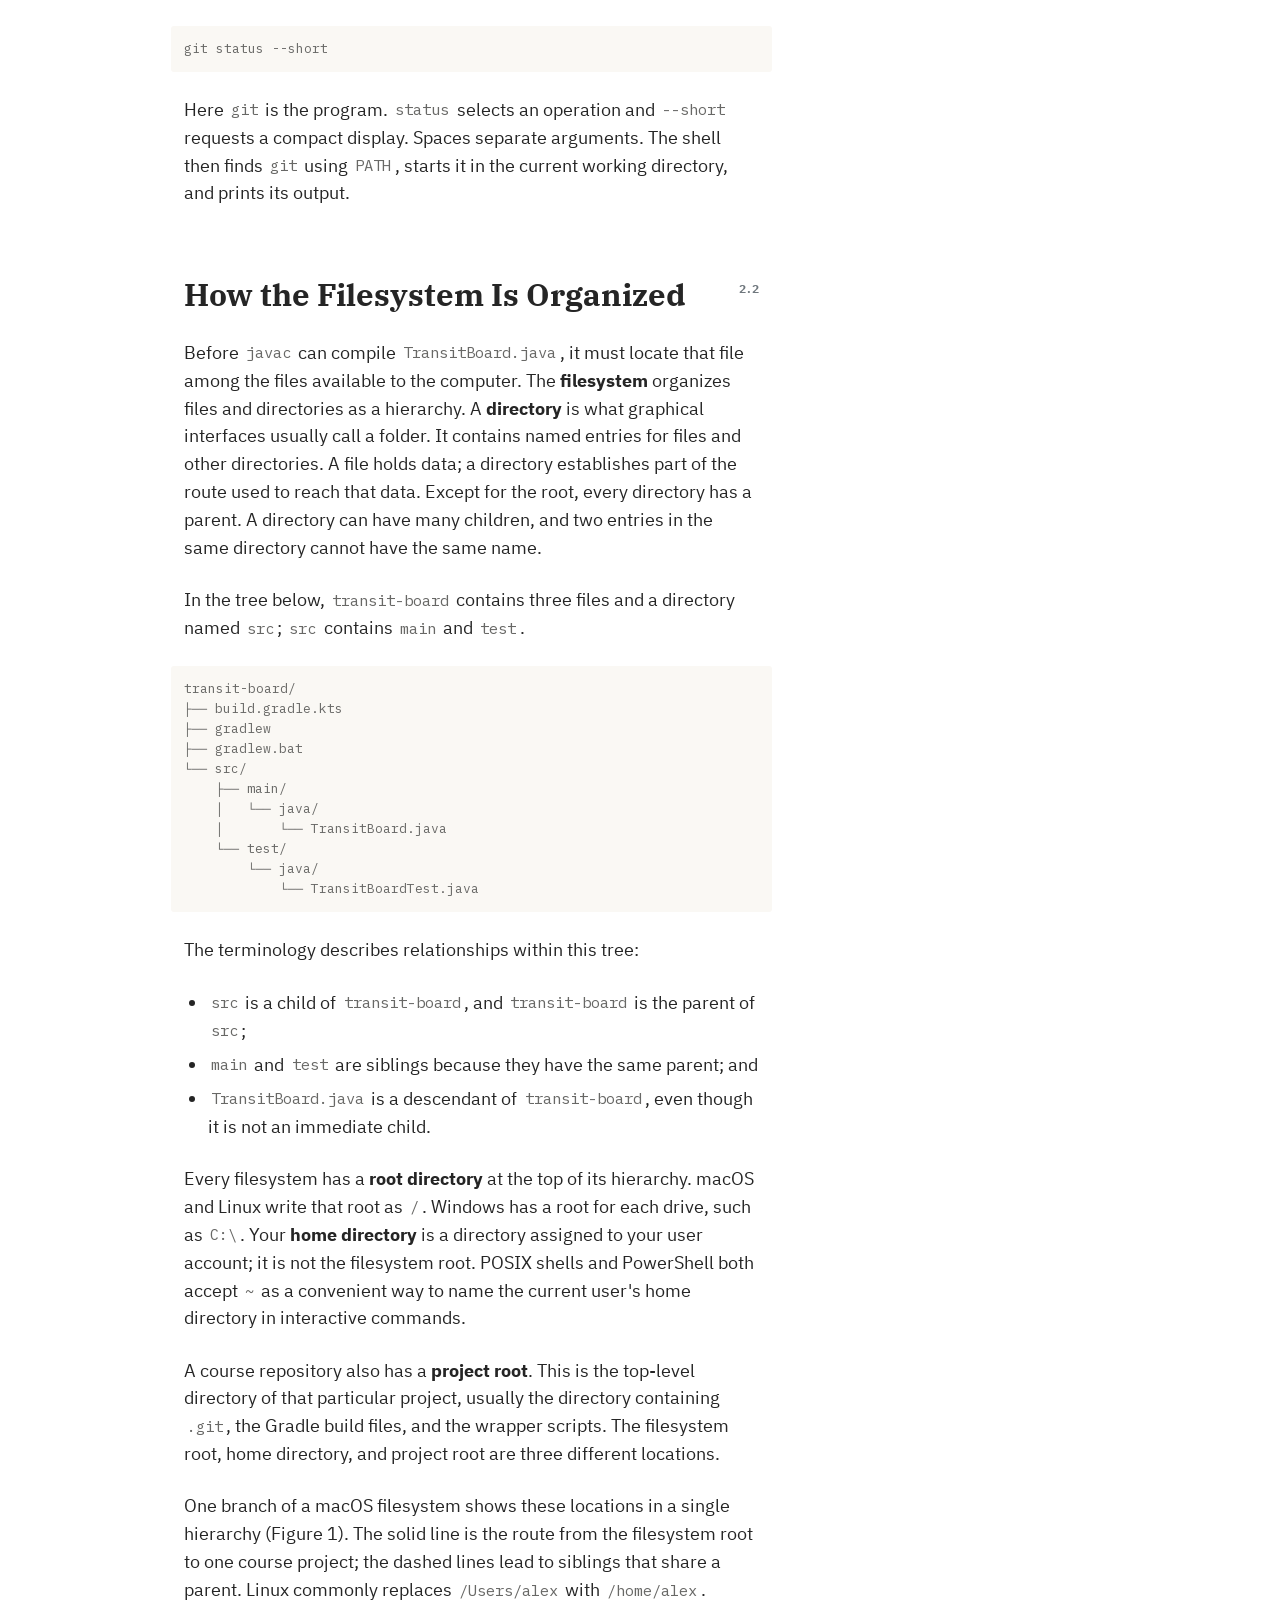
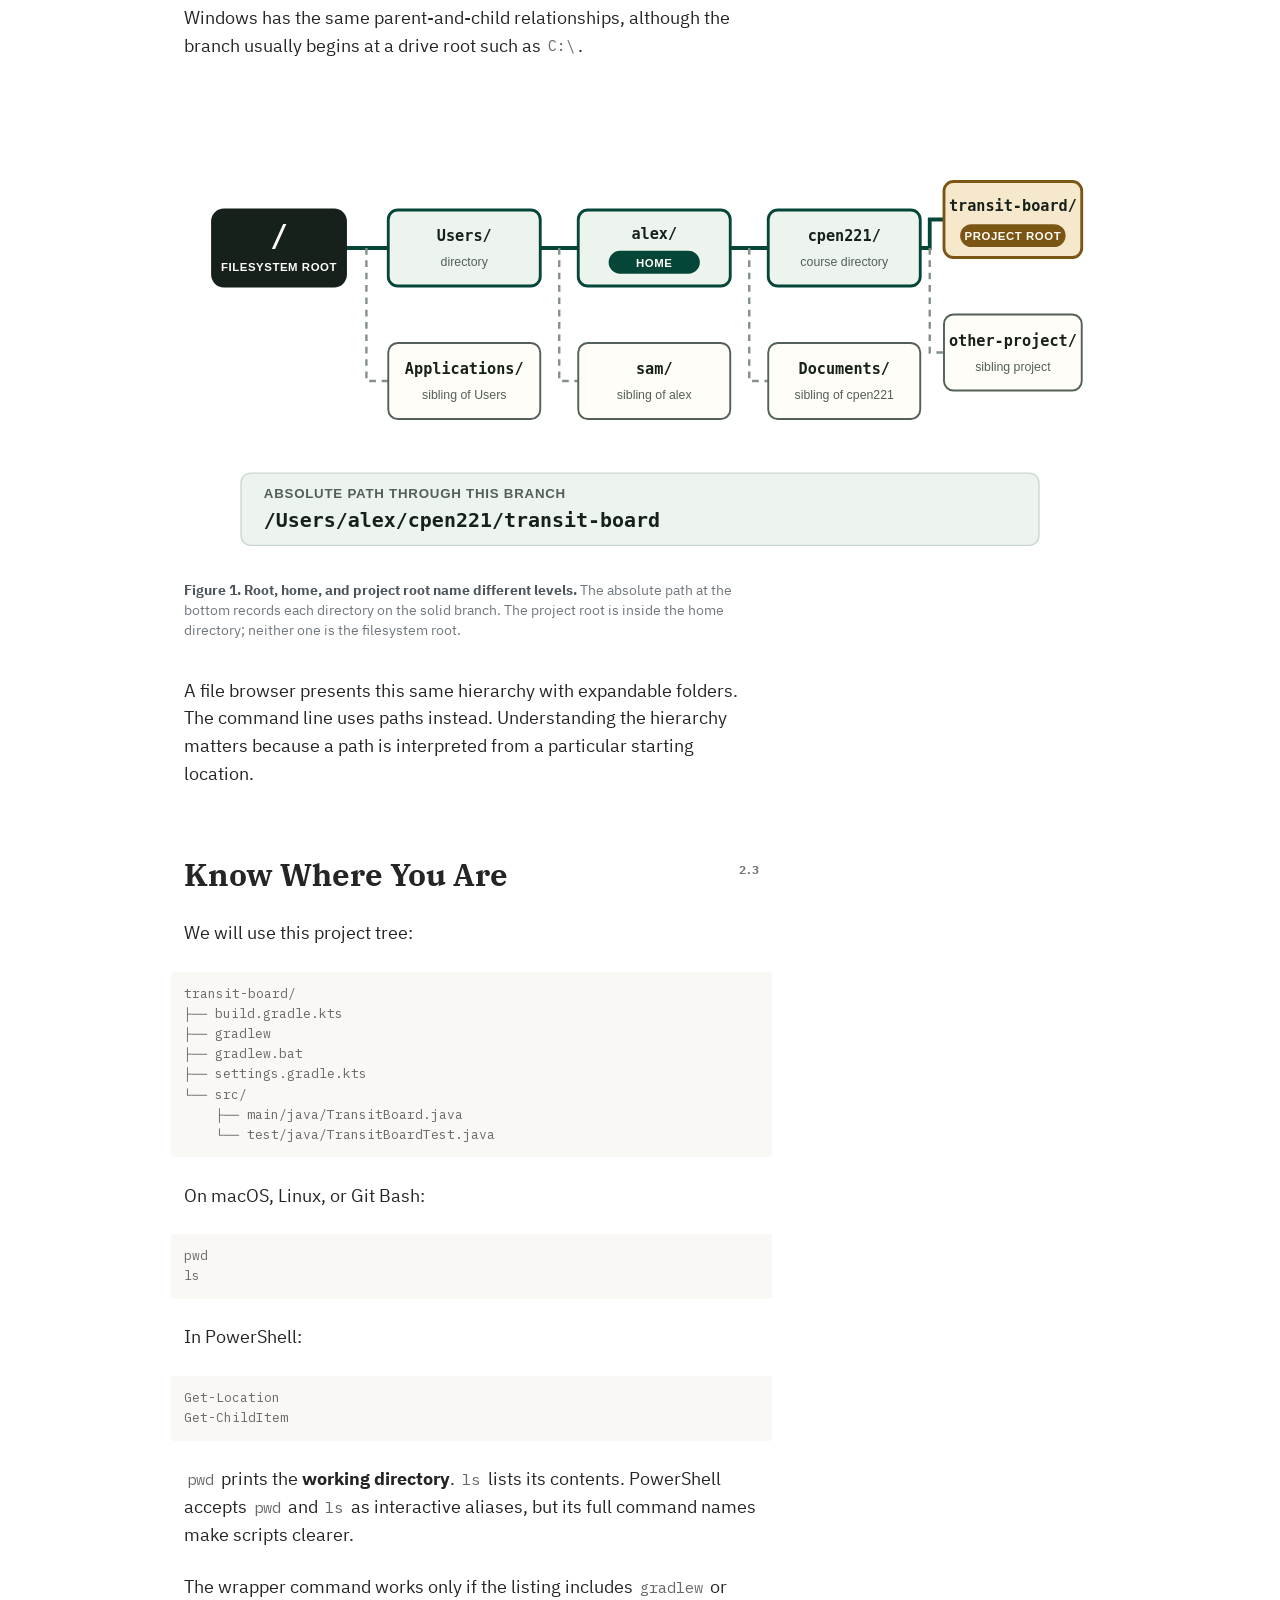
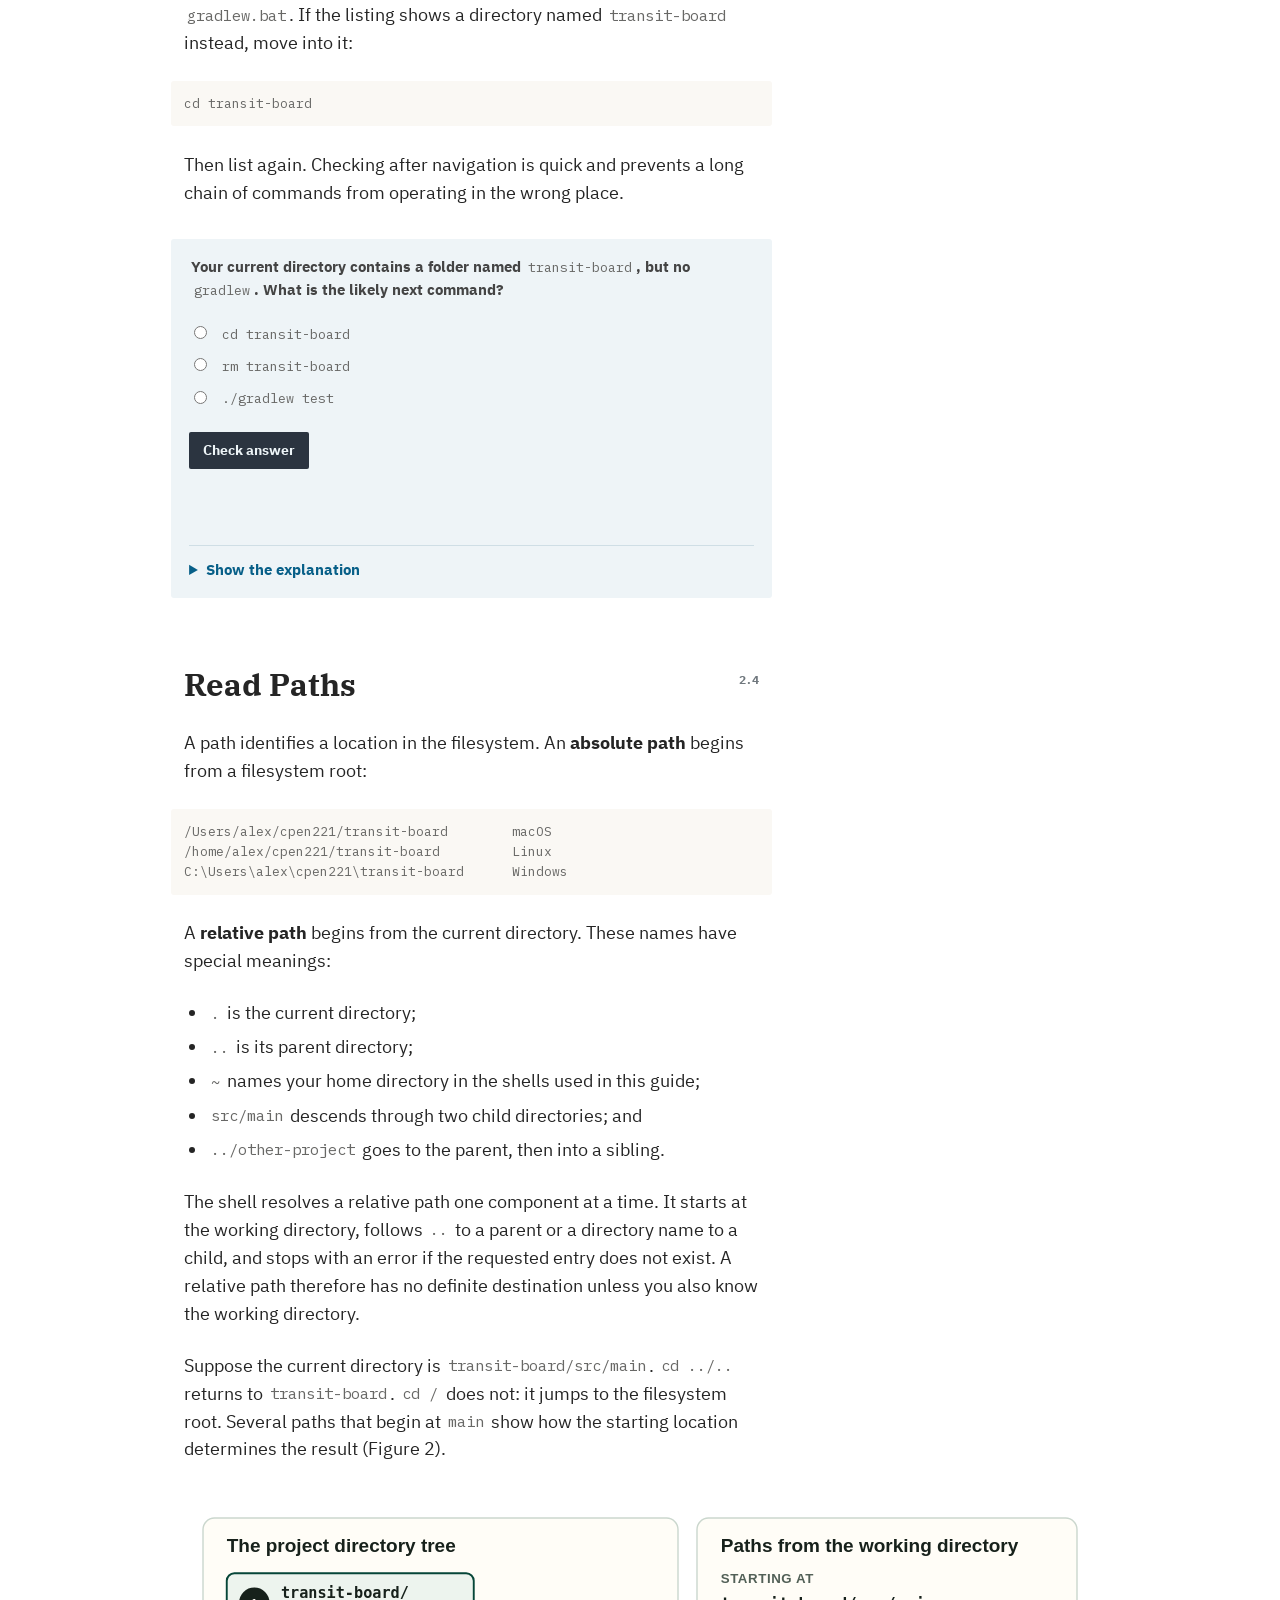
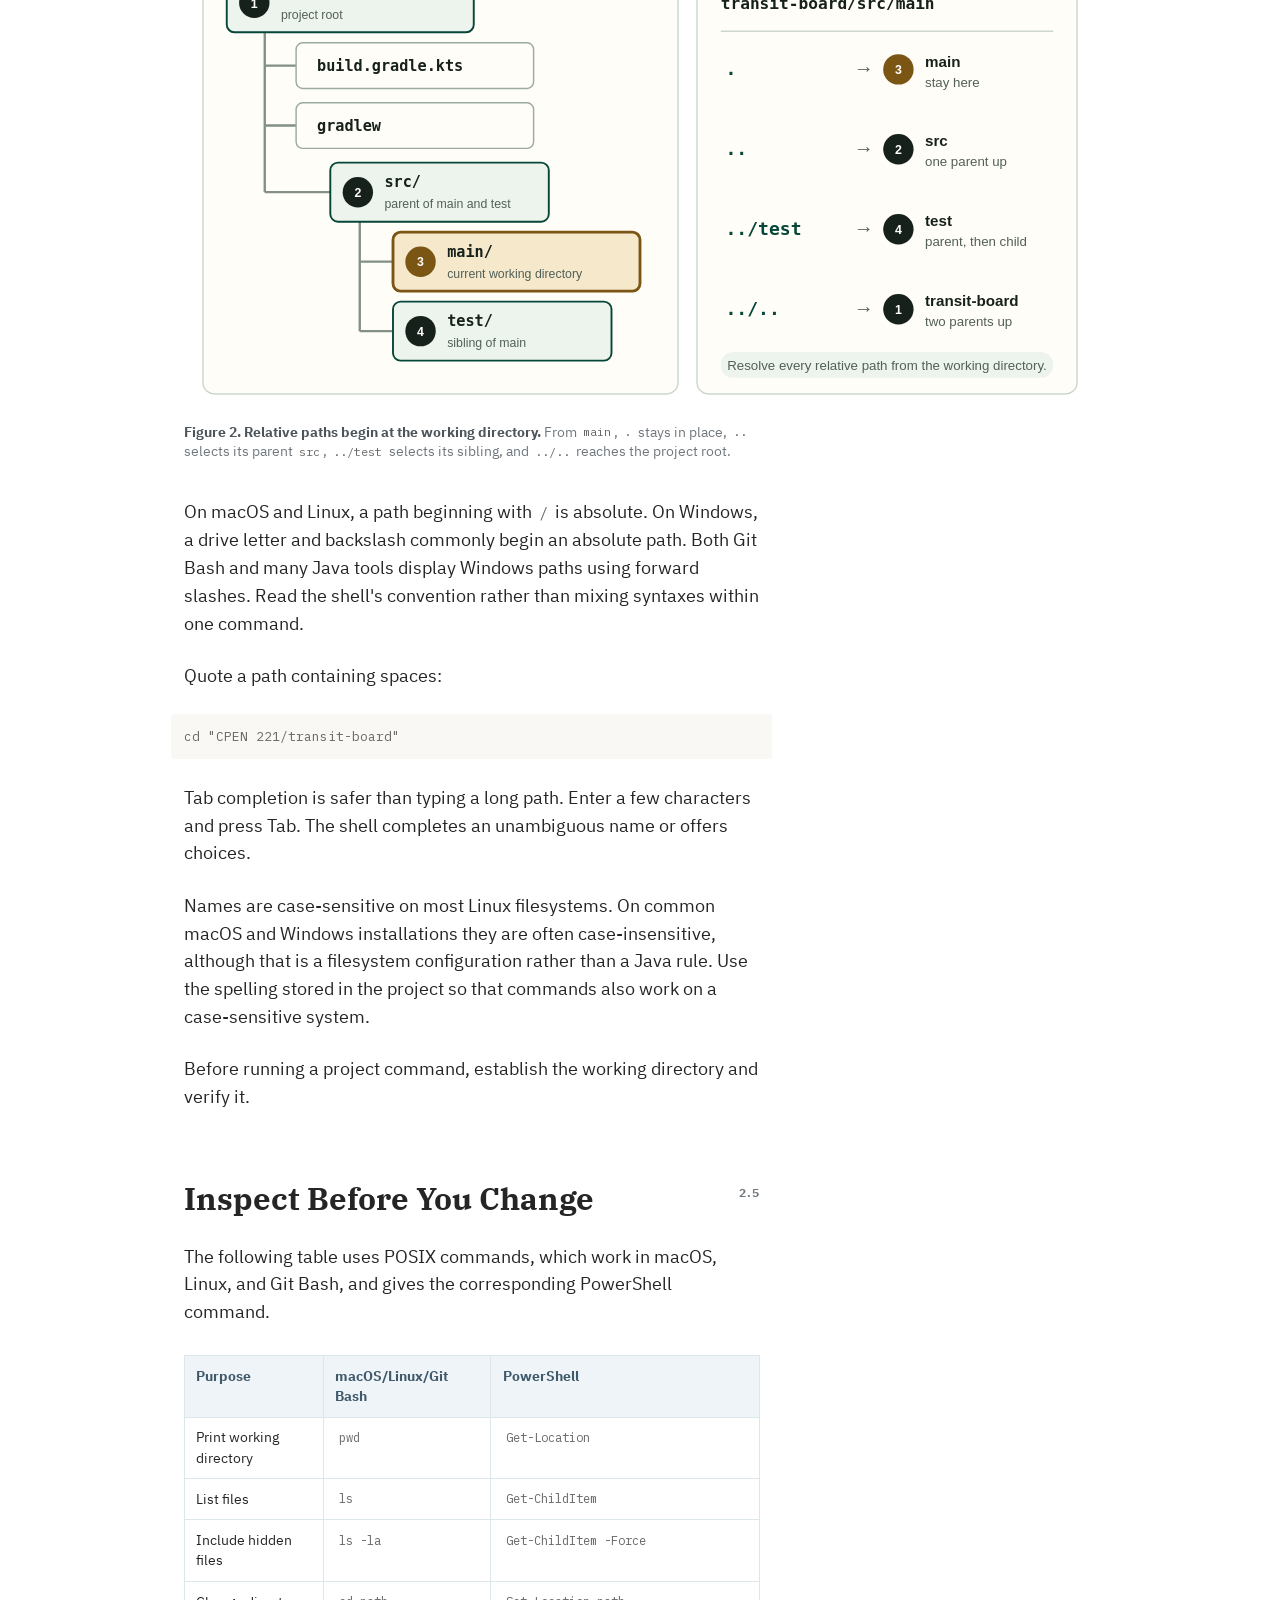
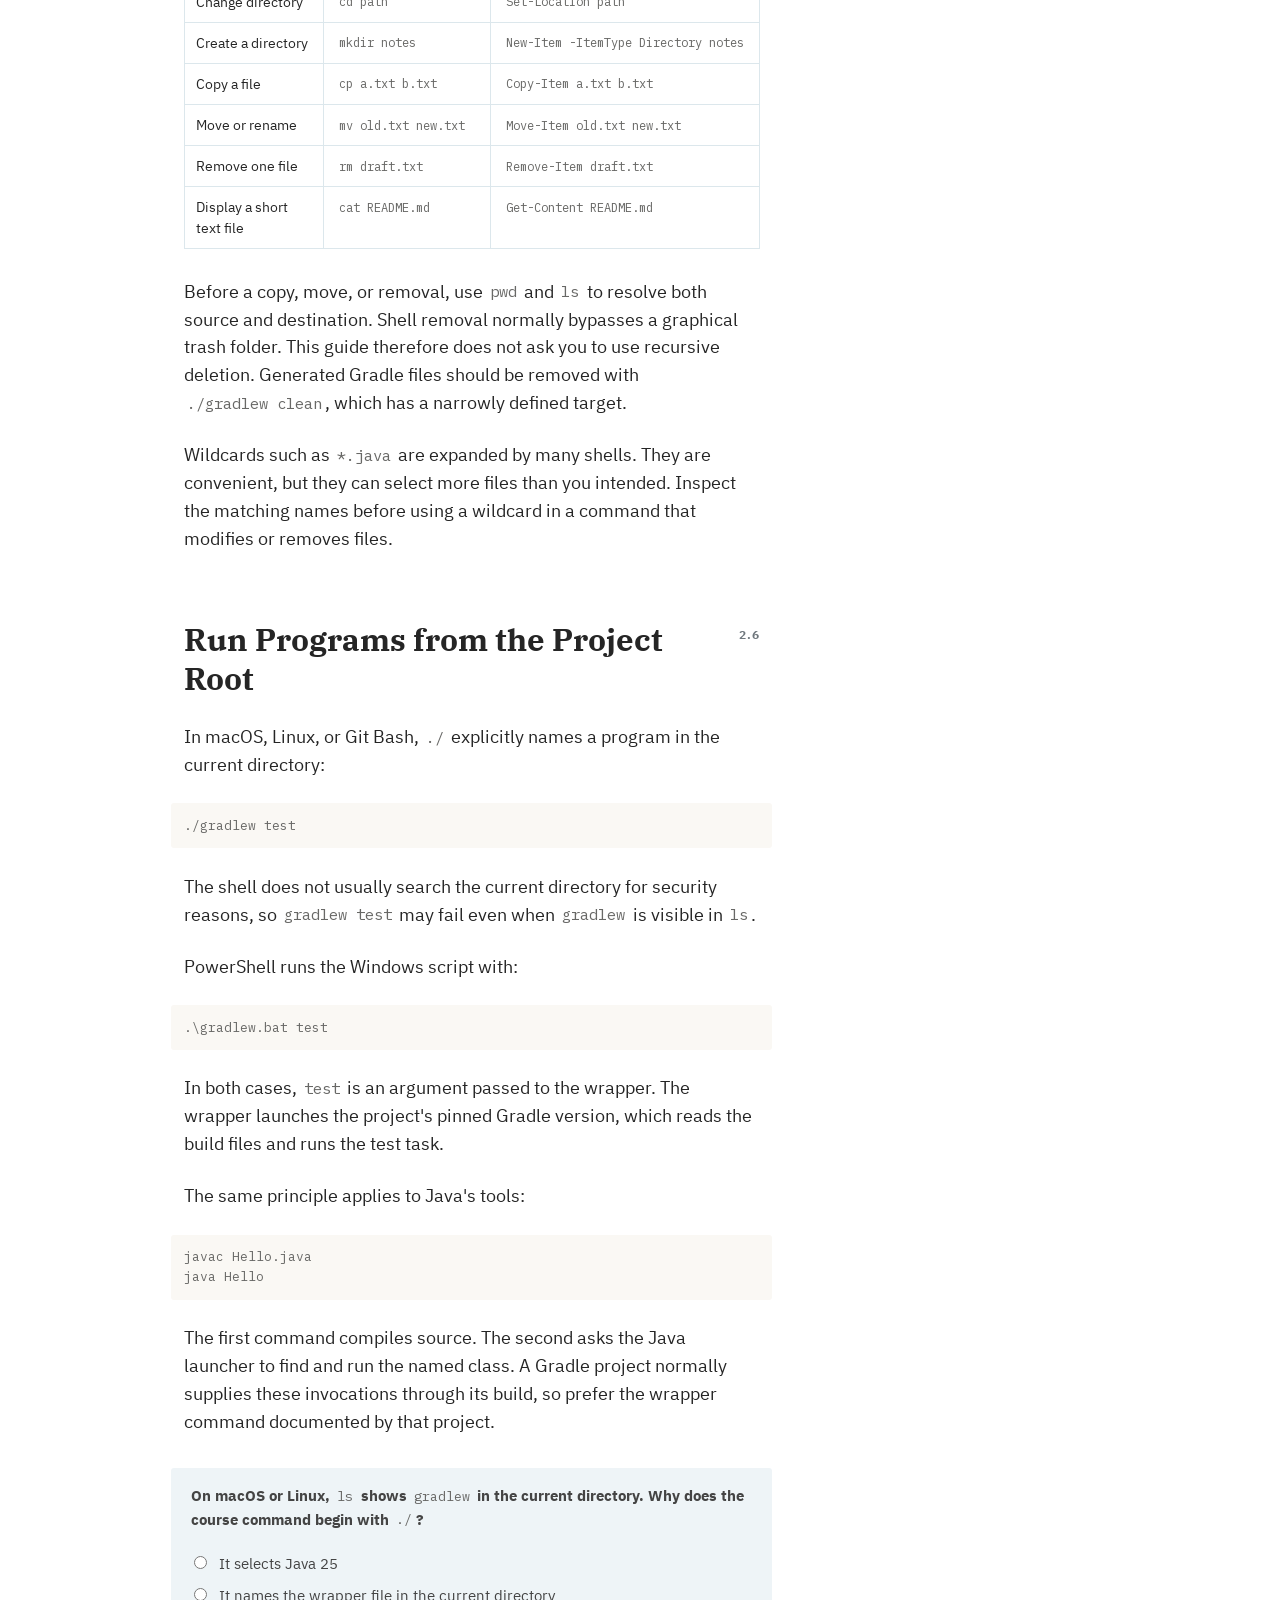
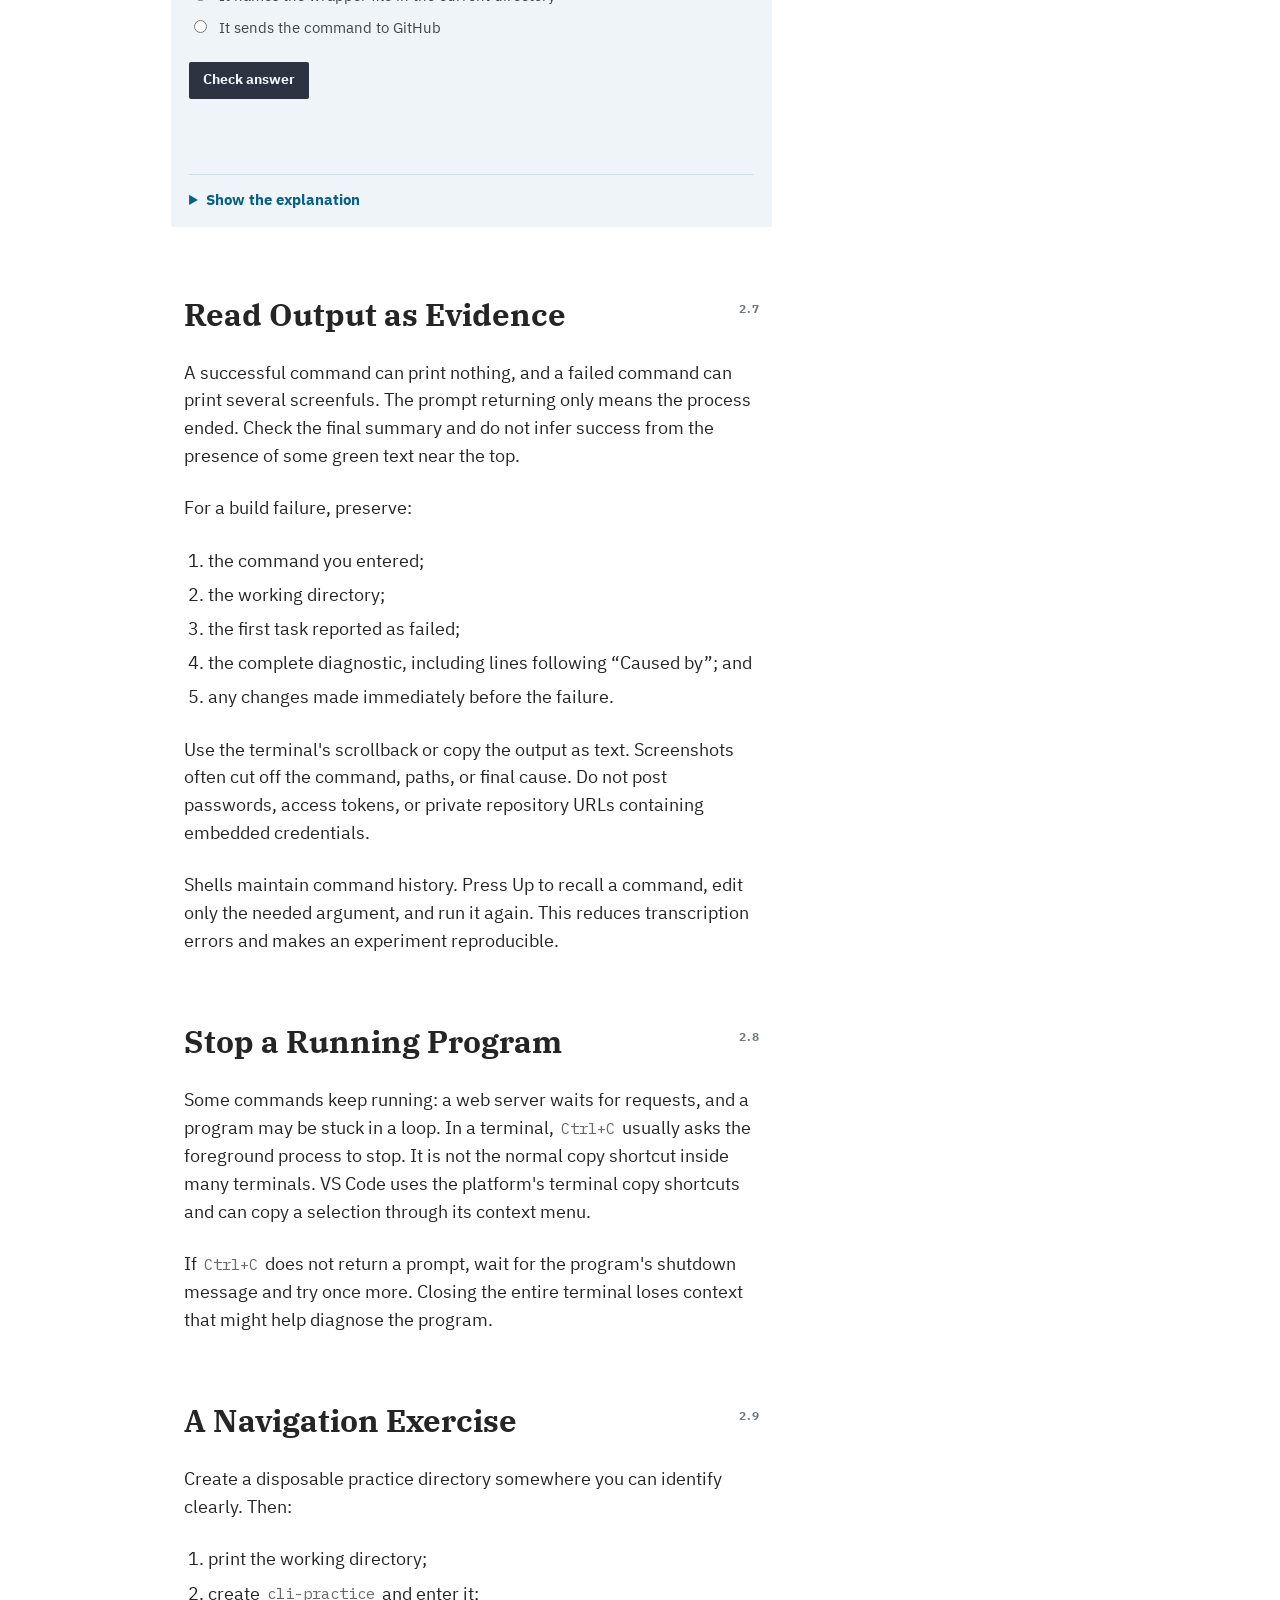
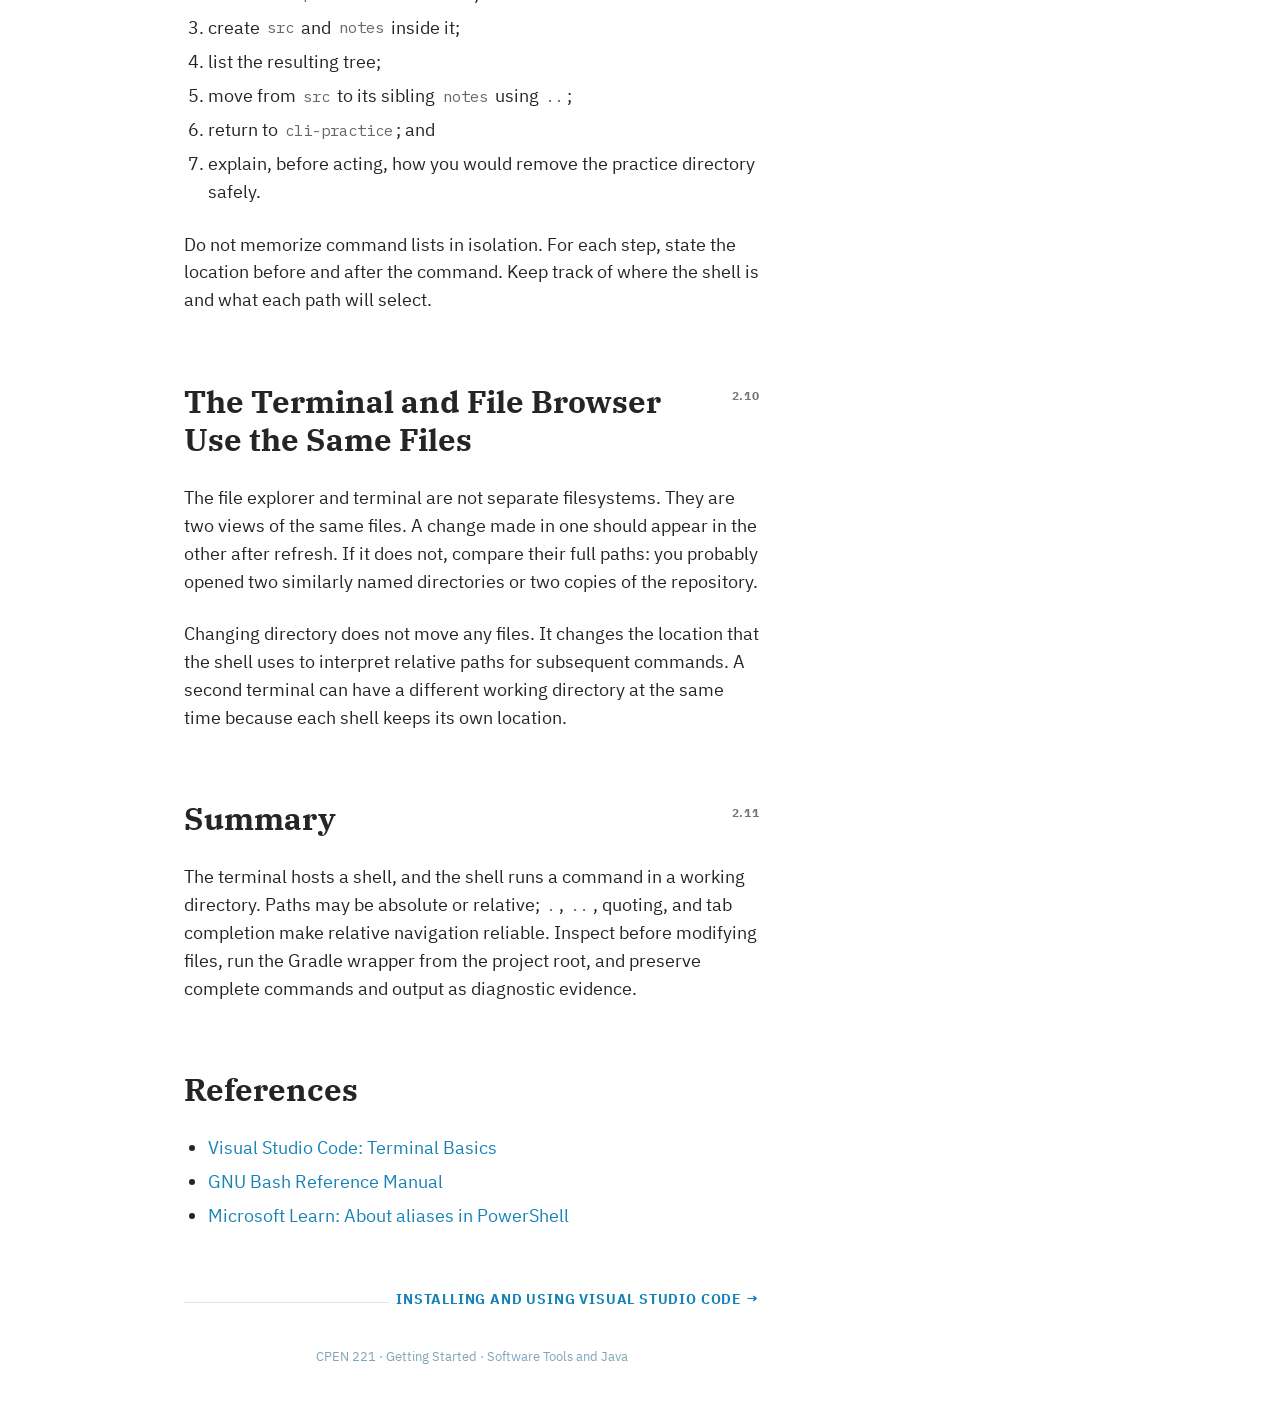
<file: site/guides/using-command-line-interface/index.html>
<!doctype html>
<html lang="en-CA">
<head>
  <meta charset="utf-8">
  <meta name="viewport" content="width=device-width, initial-scale=1">
  <meta name="description" content="Navigate a project, read paths and commands, operate on files carefully, and preserve useful diagnostic output.">
  <title>Using the Command Line Interface · Getting Started with CPEN 221</title>
  <link rel="stylesheet" href="../../assets/css/site.css">
  <script src="../../assets/js/typeface-switcher.js"></script>
  <script defer src="../../assets/js/quick-checks.js"></script>
</head>
<body id="top">
  <!-- source-sha256: b2f36c6fdd72c0f19884086cfa9f593236287c268f600c78adcbea81ef2bd687 -->
  <!-- source-file: guide-command-line-interface.md -->
  <a class="skip-link" href="#chapter-content">Skip to reading</a>

  <nav class="book-nav" aria-label="Reading navigation">
    <a class="wordmark" href="../../">
      <strong>CPEN 221</strong>
      <span>Getting Started</span>
    </a>
    <div class="nav-contents">
      <p class="part-label">Preparation guides</p>
      <h2><a href="#top" aria-current="page">Using the Command Line Interface <small>G2</small></a></h2>
      <ul>
        <li><a href="#1-terminal-shell-and-prompt"><small>2.1</small><span>Terminal, Shell, and Prompt</span></a></li>
        <li><a href="#2-how-the-filesystem-is-organized"><small>2.2</small><span>How the Filesystem Is Organized</span></a></li>
        <li><a href="#3-know-where-you-are"><small>2.3</small><span>Know Where You Are</span></a></li>
        <li><a href="#4-read-paths"><small>2.4</small><span>Read Paths</span></a></li>
        <li><a href="#5-inspect-before-you-change"><small>2.5</small><span>Inspect Before You Change</span></a></li>
        <li><a href="#6-run-programs-from-the-project-root"><small>2.6</small><span>Run Programs from the Project Root</span></a></li>
        <li><a href="#7-read-output-as-evidence"><small>2.7</small><span>Read Output as Evidence</span></a></li>
        <li><a href="#8-stop-a-running-program"><small>2.8</small><span>Stop a Running Program</span></a></li>
        <li><a href="#9-a-navigation-exercise"><small>2.9</small><span>A Navigation Exercise</span></a></li>
        <li><a href="#10-the-terminal-and-file-browser-use-the-same-files"><small>2.10</small><span>The Terminal and File Browser Use the Same Files</span></a></li>
        <li><a href="#11-summary"><small>2.11</small><span>Summary</span></a></li>
      </ul>
      <div class="prev-next">
        <a href="../software-to-install/">← Previous</a>
        <a href="../../">Up</a>
        <a href="../installing-and-using-vscode/">Next →</a>
      </div>
    </div>
  </nav>

  <nav class="book-nav-mobile" aria-label="Compact reading navigation">
    <a class="mobile-arrow" href="../software-to-install/" aria-label="Previous: Software to Install">←</a>
    <a class="mobile-title" href="../../">CPEN 221</a>
    <a class="mobile-arrow" href="../installing-and-using-vscode/" aria-label="Next: Installing and Using Visual Studio Code">→</a>
  </nav>

  <div class="typeface-tools">
    <label>
      <span>Reading type</span>
      <select data-typeface-picker aria-label="Reading typeface combination">
        <option value="plex">IBM Plex Serif + IBM Plex Sans + IBM Plex Mono</option>
        <option value="google-sans">Google Sans Flex + Google Sans Code</option>
      </select>
    </label>
  </div>

  <main id="chapter-content" class="page">
    <article class="chapter">
      <div class="chapter-number" aria-hidden="true">G2</div>
      <header class="chapter-header">
        <p class="chapter-kicker">Preparation guide 2 of 5</p>
        <h1>Using the Command Line Interface</h1>
        <p class="lede">Navigate a project, read paths and commands, operate on files carefully, and preserve useful diagnostic output.</p>
      </header>
<p>The command line interface gives you a textual way to navigate the filesystem and run programs. Course instructions use it for Java, Gradle, and Git because a written command states which program to run and which arguments to pass.</p>
<section class="learning-outcomes" aria-labelledby="learning-outcomes"><h2 id="learning-outcomes"><a href="#learning-outcomes">Learning outcomes</a></h2><ul>
<li>identify the shell, prompt, command, arguments, and working directory;</li>
<li>distinguish the filesystem root, home directory, and project root, and describe parent, child, sibling, and descendant relationships;</li>
<li>navigate a project using absolute and relative paths;</li>
<li>inspect and perform basic file operations without losing track of their effects;</li>
<li>run a program or Gradle wrapper from the project root; and</li>
<li>preserve complete command output when diagnosing a failure.</li>
</ul></section>
<h2 id="1-terminal-shell-and-prompt"><a href="#1-terminal-shell-and-prompt"><span class="section-number">2.1</span>Terminal, Shell, and Prompt</a></h2>
<p>A <strong>terminal</strong> is the window or panel that displays text input and output. A <strong>shell</strong> is the program inside it that reads commands. macOS commonly uses Zsh, Linux commonly uses Bash, and Windows commonly uses PowerShell. Git for Windows also supplies Git Bash.</p>
<p>VS Code's integrated terminal runs one of these real shells. Open it with <strong>Terminal → New Terminal</strong>. It normally starts in the folder open in VS Code.</p>
<p>A shell displays a <strong>prompt</strong> when it is ready. Prompts vary:</p>
<div class="code-block"><pre class="text"><code>alex@laptop transit-board %
PS C:\Users\alex\transit-board&gt;</code></pre></div>
<p>Instructions often show a leading <code>$</code> or <code>&gt;</code> to represent that prompt:</p>
<div class="code-block"><pre class="text"><code>$ git status</code></pre></div>
<p>Type only <code>git status</code>. The prompt is not part of the command.</p>
<p>Commands consist of a program name followed by arguments:</p>
<div class="code-block"><pre class="text"><code>git status --short</code></pre></div>
<p>Here <code>git</code> is the program. <code>status</code> selects an operation and <code>--short</code> requests a compact display. Spaces separate arguments. The shell then finds <code>git</code> using <code>PATH</code>, starts it in the current working directory, and prints its output.</p>
<h2 id="2-how-the-filesystem-is-organized"><a href="#2-how-the-filesystem-is-organized"><span class="section-number">2.2</span>How the Filesystem Is Organized</a></h2>
<p>Before <code>javac</code> can compile <code>TransitBoard.java</code>, it must locate that file among the files available to the computer. The <strong>filesystem</strong> organizes files and directories as a hierarchy. A <strong>directory</strong> is what graphical interfaces usually call a folder. It contains named entries for files and other directories. A file holds data; a directory establishes part of the route used to reach that data. Except for the root, every directory has a parent. A directory can have many children, and two entries in the same directory cannot have the same name.</p>
<p>In the tree below, <code>transit-board</code> contains three files and a directory named <code>src</code>; <code>src</code> contains <code>main</code> and <code>test</code>.</p>
<div class="code-block"><pre class="text"><code>transit-board/
├── build.gradle.kts
├── gradlew
├── gradlew.bat
└── src/
    ├── main/
    │   └── java/
    │       └── TransitBoard.java
    └── test/
        └── java/
            └── TransitBoardTest.java</code></pre></div>
<p>The terminology describes relationships within this tree:</p>
<ul>
<li><code>src</code> is a child of <code>transit-board</code>, and <code>transit-board</code> is the parent of <code>src</code>;</li>
<li><code>main</code> and <code>test</code> are siblings because they have the same parent; and</li>
<li><code>TransitBoard.java</code> is a descendant of <code>transit-board</code>, even though it is not an immediate child.</li>
</ul>
<p>Every filesystem has a <strong>root directory</strong> at the top of its hierarchy. macOS and Linux write that root as <code>/</code>. Windows has a root for each drive, such as <code>C:\</code>. Your <strong>home directory</strong> is a directory assigned to your user account; it is not the filesystem root. POSIX shells and PowerShell both accept <code>~</code> as a convenient way to name the current user's home directory in interactive commands.</p>
<p>A course repository also has a <strong>project root</strong>. This is the top-level directory of that particular project, usually the directory containing <code>.git</code>, the Gradle build files, and the wrapper scripts. The filesystem root, home directory, and project root are three different locations.</p>
<p>One branch of a macOS filesystem shows these locations in a single hierarchy (Figure 1). The solid line is the route from the filesystem root to one course project; the dashed lines lead to siblings that share a parent. Linux commonly replaces <code>/Users/alex</code> with <code>/home/alex</code>. Windows has the same parent-and-child relationships, although the branch usually begins at a drive root such as <code>C:\</code>.</p>
<figure class="reading-figure">
<div class="figure-scroll" tabindex="0" role="group" aria-label="Scrollable Figure 1">
<img src="../../assets/figures/cli/filesystem-hierarchy.svg" alt="Directory tree from the filesystem root through the home and course directories to a project root, with sibling directories on dashed branches.">
</div>
<figcaption><strong>Figure 1. Root, home, and project root name different levels.</strong> The absolute path at the bottom records each directory on the solid branch. The project root is inside the home directory; neither one is the filesystem root.</figcaption>
</figure>

<p>A file browser presents this same hierarchy with expandable folders. The command line uses paths instead. Understanding the hierarchy matters because a path is interpreted from a particular starting location.</p>
<h2 id="3-know-where-you-are"><a href="#3-know-where-you-are"><span class="section-number">2.3</span>Know Where You Are</a></h2>
<p>We will use this project tree:</p>
<div class="code-block"><pre class="text"><code>transit-board/
├── build.gradle.kts
├── gradlew
├── gradlew.bat
├── settings.gradle.kts
└── src/
    ├── main/java/TransitBoard.java
    └── test/java/TransitBoardTest.java</code></pre></div>
<p>On macOS, Linux, or Git Bash:</p>
<div class="code-block"><pre class="sh"><code>pwd
ls</code></pre></div>
<p>In PowerShell:</p>
<div class="code-block"><pre class="powershell"><code>Get-Location
Get-ChildItem</code></pre></div>
<p><code>pwd</code> prints the <strong>working directory</strong>. <code>ls</code> lists its contents. PowerShell accepts <code>pwd</code> and <code>ls</code> as interactive aliases, but its full command names make scripts clearer.</p>
<p>The wrapper command works only if the listing includes <code>gradlew</code> or <code>gradlew.bat</code>. If the listing shows a directory named <code>transit-board</code> instead, move into it:</p>
<div class="code-block"><pre class="sh"><code>cd transit-board</code></pre></div>
<p>Then list again. Checking after navigation is quick and prevents a long chain of commands from operating in the wrong place.</p>
<form class="quick-check" data-quick-check data-answer="parent">
<fieldset>
<legend>Your current directory contains a folder named <code>transit-board</code>, but no <code>gradlew</code>. What is the likely next command?</legend>
<label><input type="radio" name="working-directory" value="parent"> <code>cd transit-board</code></label>
<label><input type="radio" name="working-directory" value="delete"> <code>rm transit-board</code></label>
<label><input type="radio" name="working-directory" value="run"> <code>./gradlew test</code></label>
</fieldset>
<details class="quick-check-explanation">
<summary>Show the explanation</summary>
<p>The project root is one level below the current directory. Move there, confirm that the wrapper and build files are present, and then run the build.</p>
</details>
</form>

<h2 id="4-read-paths"><a href="#4-read-paths"><span class="section-number">2.4</span>Read Paths</a></h2>
<p>A path identifies a location in the filesystem. An <strong>absolute path</strong> begins from a filesystem root:</p>
<div class="code-block"><pre class="text"><code>/Users/alex/cpen221/transit-board        macOS
/home/alex/cpen221/transit-board         Linux
C:\Users\alex\cpen221\transit-board      Windows</code></pre></div>
<p>A <strong>relative path</strong> begins from the current directory. These names have special meanings:</p>
<ul>
<li><code>.</code> is the current directory;</li>
<li><code>..</code> is its parent directory;</li>
<li><code>~</code> names your home directory in the shells used in this guide;</li>
<li><code>src/main</code> descends through two child directories; and</li>
<li><code>../other-project</code> goes to the parent, then into a sibling.</li>
</ul>
<p>The shell resolves a relative path one component at a time. It starts at the working directory, follows <code>..</code> to a parent or a directory name to a child, and stops with an error if the requested entry does not exist. A relative path therefore has no definite destination unless you also know the working directory.</p>
<p>Suppose the current directory is <code>transit-board/src/main</code>. <code>cd ../..</code> returns to <code>transit-board</code>. <code>cd /</code> does not: it jumps to the filesystem root. Several paths that begin at <code>main</code> show how the starting location determines the result (Figure 2).</p>
<figure class="reading-figure">
<div class="figure-scroll" tabindex="0" role="group" aria-label="Scrollable Figure 2">
<img src="../../assets/figures/cli/relative-paths.svg" alt="Project directory tree with main as the working directory and mappings from dot and dot-dot paths to main, src, test, and the project root.">
</div>
<figcaption><strong>Figure 2. Relative paths begin at the working directory.</strong> From <code>main</code>, <code>.</code> stays in place, <code>..</code> selects its parent <code>src</code>, <code>../test</code> selects its sibling, and <code>../..</code> reaches the project root.</figcaption>
</figure>

<p>On macOS and Linux, a path beginning with <code>/</code> is absolute. On Windows, a drive letter and backslash commonly begin an absolute path. Both Git Bash and many Java tools display Windows paths using forward slashes. Read the shell's convention rather than mixing syntaxes within one command.</p>
<p>Quote a path containing spaces:</p>
<div class="code-block"><pre class="sh"><code>cd &quot;CPEN 221/transit-board&quot;</code></pre></div>
<p>Tab completion is safer than typing a long path. Enter a few characters and press Tab. The shell completes an unambiguous name or offers choices.</p>
<p>Names are case-sensitive on most Linux filesystems. On common macOS and Windows installations they are often case-insensitive, although that is a filesystem configuration rather than a Java rule. Use the spelling stored in the project so that commands also work on a case-sensitive system.</p>
<p>Before running a project command, establish the working directory and verify it.</p>
<h2 id="5-inspect-before-you-change"><a href="#5-inspect-before-you-change"><span class="section-number">2.5</span>Inspect Before You Change</a></h2>
<p>The following table uses POSIX commands, which work in macOS, Linux, and Git Bash, and gives the corresponding PowerShell command.</p>
<table>
<thead>
<tr>
<th>Purpose</th>
<th>macOS/Linux/Git Bash</th>
<th>PowerShell</th>
</tr>
</thead>
<tbody>
<tr>
<td>Print working directory</td>
<td><code>pwd</code></td>
<td><code>Get-Location</code></td>
</tr>
<tr>
<td>List files</td>
<td><code>ls</code></td>
<td><code>Get-ChildItem</code></td>
</tr>
<tr>
<td>Include hidden files</td>
<td><code>ls -la</code></td>
<td><code>Get-ChildItem -Force</code></td>
</tr>
<tr>
<td>Change directory</td>
<td><code>cd path</code></td>
<td><code>Set-Location path</code></td>
</tr>
<tr>
<td>Create a directory</td>
<td><code>mkdir notes</code></td>
<td><code>New-Item -ItemType Directory notes</code></td>
</tr>
<tr>
<td>Copy a file</td>
<td><code>cp a.txt b.txt</code></td>
<td><code>Copy-Item a.txt b.txt</code></td>
</tr>
<tr>
<td>Move or rename</td>
<td><code>mv old.txt new.txt</code></td>
<td><code>Move-Item old.txt new.txt</code></td>
</tr>
<tr>
<td>Remove one file</td>
<td><code>rm draft.txt</code></td>
<td><code>Remove-Item draft.txt</code></td>
</tr>
<tr>
<td>Display a short text file</td>
<td><code>cat README.md</code></td>
<td><code>Get-Content README.md</code></td>
</tr>
</tbody>
</table>
<p>Before a copy, move, or removal, use <code>pwd</code> and <code>ls</code> to resolve both source and destination. Shell removal normally bypasses a graphical trash folder. This guide therefore does not ask you to use recursive deletion. Generated Gradle files should be removed with <code>./gradlew clean</code>, which has a narrowly defined target.</p>
<p>Wildcards such as <code>*.java</code> are expanded by many shells. They are convenient, but they can select more files than you intended. Inspect the matching names before using a wildcard in a command that modifies or removes files.</p>
<h2 id="6-run-programs-from-the-project-root"><a href="#6-run-programs-from-the-project-root"><span class="section-number">2.6</span>Run Programs from the Project Root</a></h2>
<p>In macOS, Linux, or Git Bash, <code>./</code> explicitly names a program in the current directory:</p>
<div class="code-block"><pre class="sh"><code>./gradlew test</code></pre></div>
<p>The shell does not usually search the current directory for security reasons, so <code>gradlew test</code> may fail even when <code>gradlew</code> is visible in <code>ls</code>.</p>
<p>PowerShell runs the Windows script with:</p>
<div class="code-block"><pre class="powershell"><code>.\gradlew.bat test</code></pre></div>
<p>In both cases, <code>test</code> is an argument passed to the wrapper. The wrapper launches the project's pinned Gradle version, which reads the build files and runs the test task.</p>
<p>The same principle applies to Java's tools:</p>
<div class="code-block"><pre class="sh"><code>javac Hello.java
java Hello</code></pre></div>
<p>The first command compiles source. The second asks the Java launcher to find and run the named class. A Gradle project normally supplies these invocations through its build, so prefer the wrapper command documented by that project.</p>
<form class="quick-check" data-quick-check data-answer="dot-slash">
<fieldset>
<legend>On macOS or Linux, <code>ls</code> shows <code>gradlew</code> in the current directory. Why does the course command begin with <code>./</code>?</legend>
<label><input type="radio" name="wrapper-path" value="java"> It selects Java 25</label>
<label><input type="radio" name="wrapper-path" value="dot-slash"> It names the wrapper file in the current directory</label>
<label><input type="radio" name="wrapper-path" value="remote"> It sends the command to GitHub</label>
</fieldset>
<details class="quick-check-explanation">
<summary>Show the explanation</summary>
<p><code>.</code> denotes the current directory. The slash joins it to the executable file name, avoiding reliance on the shell's program-search path.</p>
</details>
</form>

<h2 id="7-read-output-as-evidence"><a href="#7-read-output-as-evidence"><span class="section-number">2.7</span>Read Output as Evidence</a></h2>
<p>A successful command can print nothing, and a failed command can print several screenfuls. The prompt returning only means the process ended. Check the final summary and do not infer success from the presence of some green text near the top.</p>
<p>For a build failure, preserve:</p>
<ol type="1">
<li>the command you entered;</li>
<li>the working directory;</li>
<li>the first task reported as failed;</li>
<li>the complete diagnostic, including lines following “Caused by”; and</li>
<li>any changes made immediately before the failure.</li>
</ol>
<p>Use the terminal's scrollback or copy the output as text. Screenshots often cut off the command, paths, or final cause. Do not post passwords, access tokens, or private repository URLs containing embedded credentials.</p>
<p>Shells maintain command history. Press Up to recall a command, edit only the needed argument, and run it again. This reduces transcription errors and makes an experiment reproducible.</p>
<h2 id="8-stop-a-running-program"><a href="#8-stop-a-running-program"><span class="section-number">2.8</span>Stop a Running Program</a></h2>
<p>Some commands keep running: a web server waits for requests, and a program may be stuck in a loop. In a terminal, <code>Ctrl+C</code> usually asks the foreground process to stop. It is not the normal copy shortcut inside many terminals. VS Code uses the platform's terminal copy shortcuts and can copy a selection through its context menu.</p>
<p>If <code>Ctrl+C</code> does not return a prompt, wait for the program's shutdown message and try once more. Closing the entire terminal loses context that might help diagnose the program.</p>
<h2 id="9-a-navigation-exercise"><a href="#9-a-navigation-exercise"><span class="section-number">2.9</span>A Navigation Exercise</a></h2>
<p>Create a disposable practice directory somewhere you can identify clearly. Then:</p>
<ol type="1">
<li>print the working directory;</li>
<li>create <code>cli-practice</code> and enter it;</li>
<li>create <code>src</code> and <code>notes</code> inside it;</li>
<li>list the resulting tree;</li>
<li>move from <code>src</code> to its sibling <code>notes</code> using <code>..</code>;</li>
<li>return to <code>cli-practice</code>; and</li>
<li>explain, before acting, how you would remove the practice directory safely.</li>
</ol>
<p>Do not memorize command lists in isolation. For each step, state the location before and after the command. Keep track of where the shell is and what each path will select.</p>
<h2 id="10-the-terminal-and-file-browser-use-the-same-files"><a href="#10-the-terminal-and-file-browser-use-the-same-files"><span class="section-number">2.10</span>The Terminal and File Browser Use the Same Files</a></h2>
<p>The file explorer and terminal are not separate filesystems. They are two views of the same files. A change made in one should appear in the other after refresh. If it does not, compare their full paths: you probably opened two similarly named directories or two copies of the repository.</p>
<p>Changing directory does not move any files. It changes the location that the shell uses to interpret relative paths for subsequent commands. A second terminal can have a different working directory at the same time because each shell keeps its own location.</p>
<h2 id="11-summary"><a href="#11-summary"><span class="section-number">2.11</span>Summary</a></h2>
<p>The terminal hosts a shell, and the shell runs a command in a working directory. Paths may be absolute or relative; <code>.</code>, <code>..</code>, quoting, and tab completion make relative navigation reliable. Inspect before modifying files, run the Gradle wrapper from the project root, and preserve complete commands and output as diagnostic evidence.</p>
<h2 id="references"><a href="#references">References</a></h2>
<ul>
<li><a href="https://code.visualstudio.com/docs/terminal/basics">Visual Studio Code: Terminal Basics</a></li>
<li><a href="https://www.gnu.org/software/bash/manual/bash.html">GNU Bash Reference Manual</a></li>
<li><a href="https://learn.microsoft.com/en-us/powershell/module/microsoft.powershell.core/about/about_aliases">Microsoft Learn: About aliases in PowerShell</a></li>
</ul>


      <footer class="book-footer">
        <a class="next" href="../installing-and-using-vscode/">Installing and Using Visual Studio Code →</a>
        CPEN 221 · Getting Started · Software Tools and Java
      </footer>
    </article>
  </main>
</body>
</html>
</file>
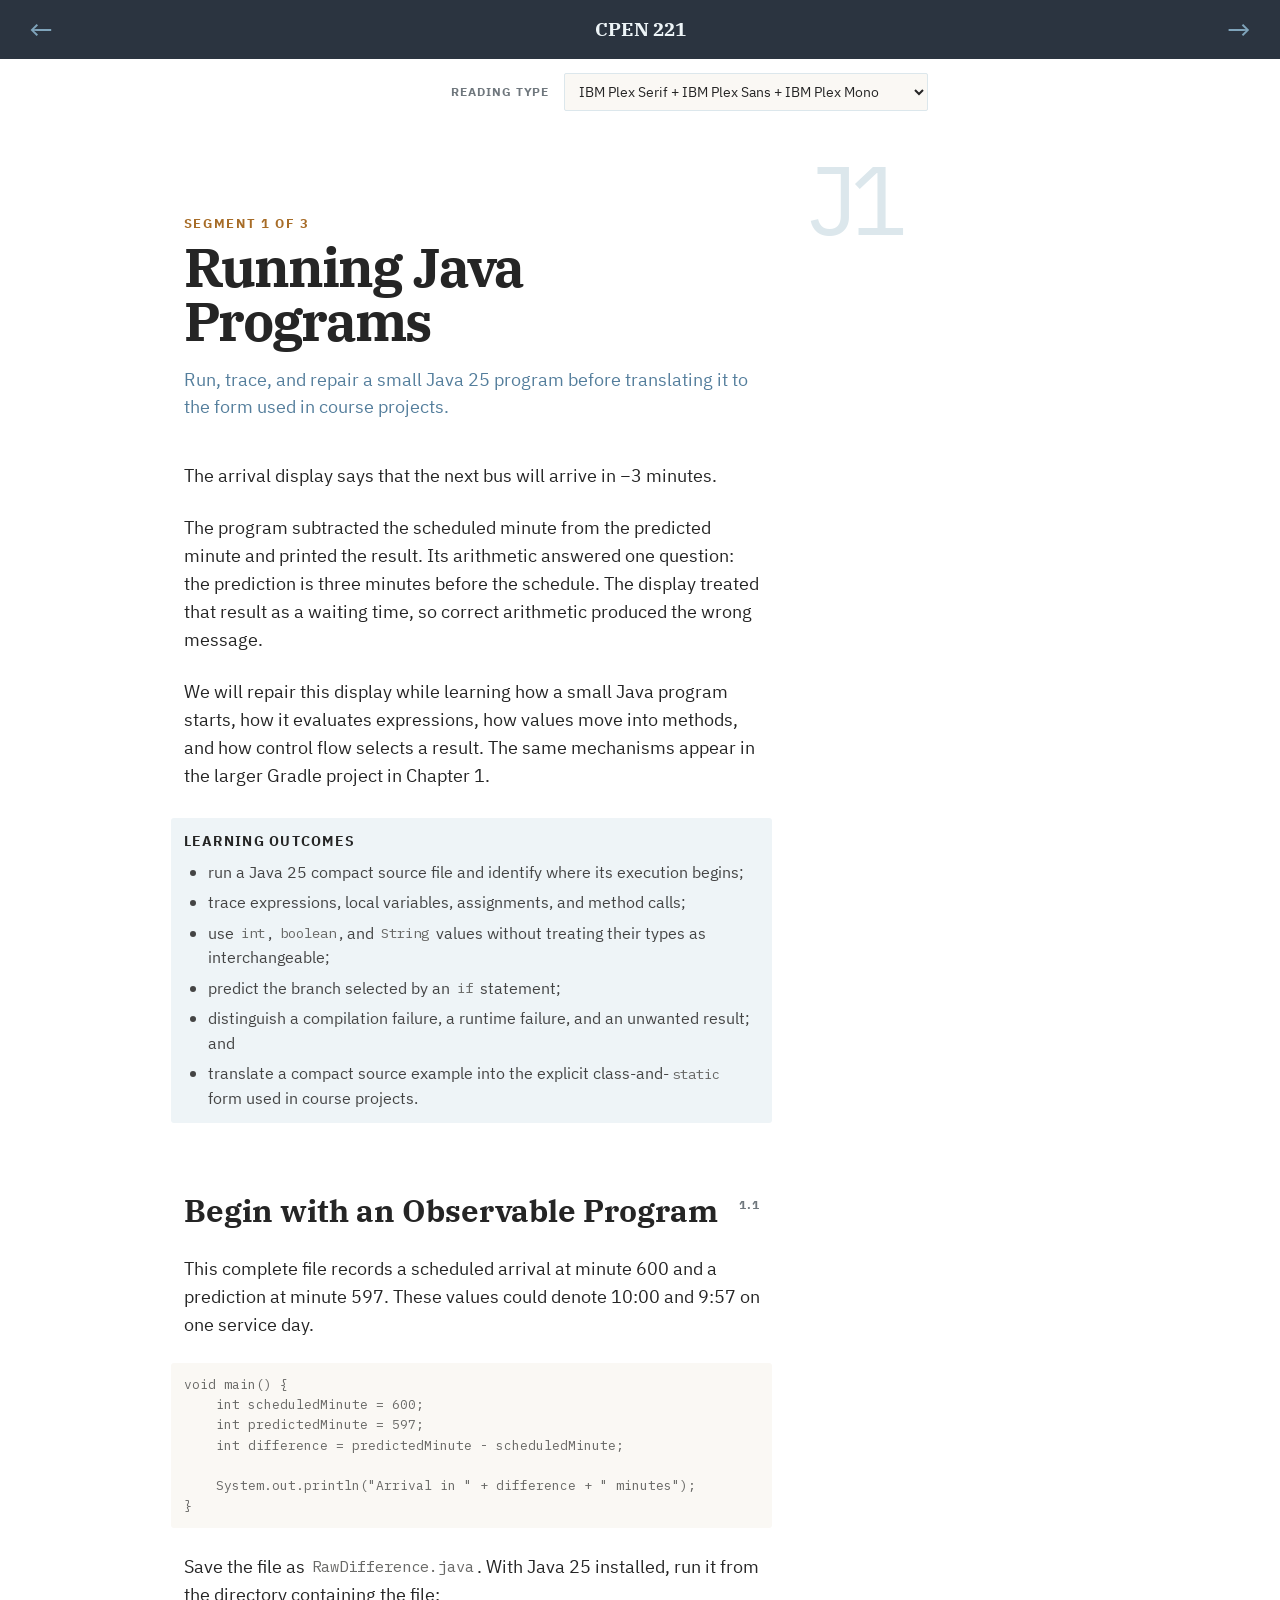
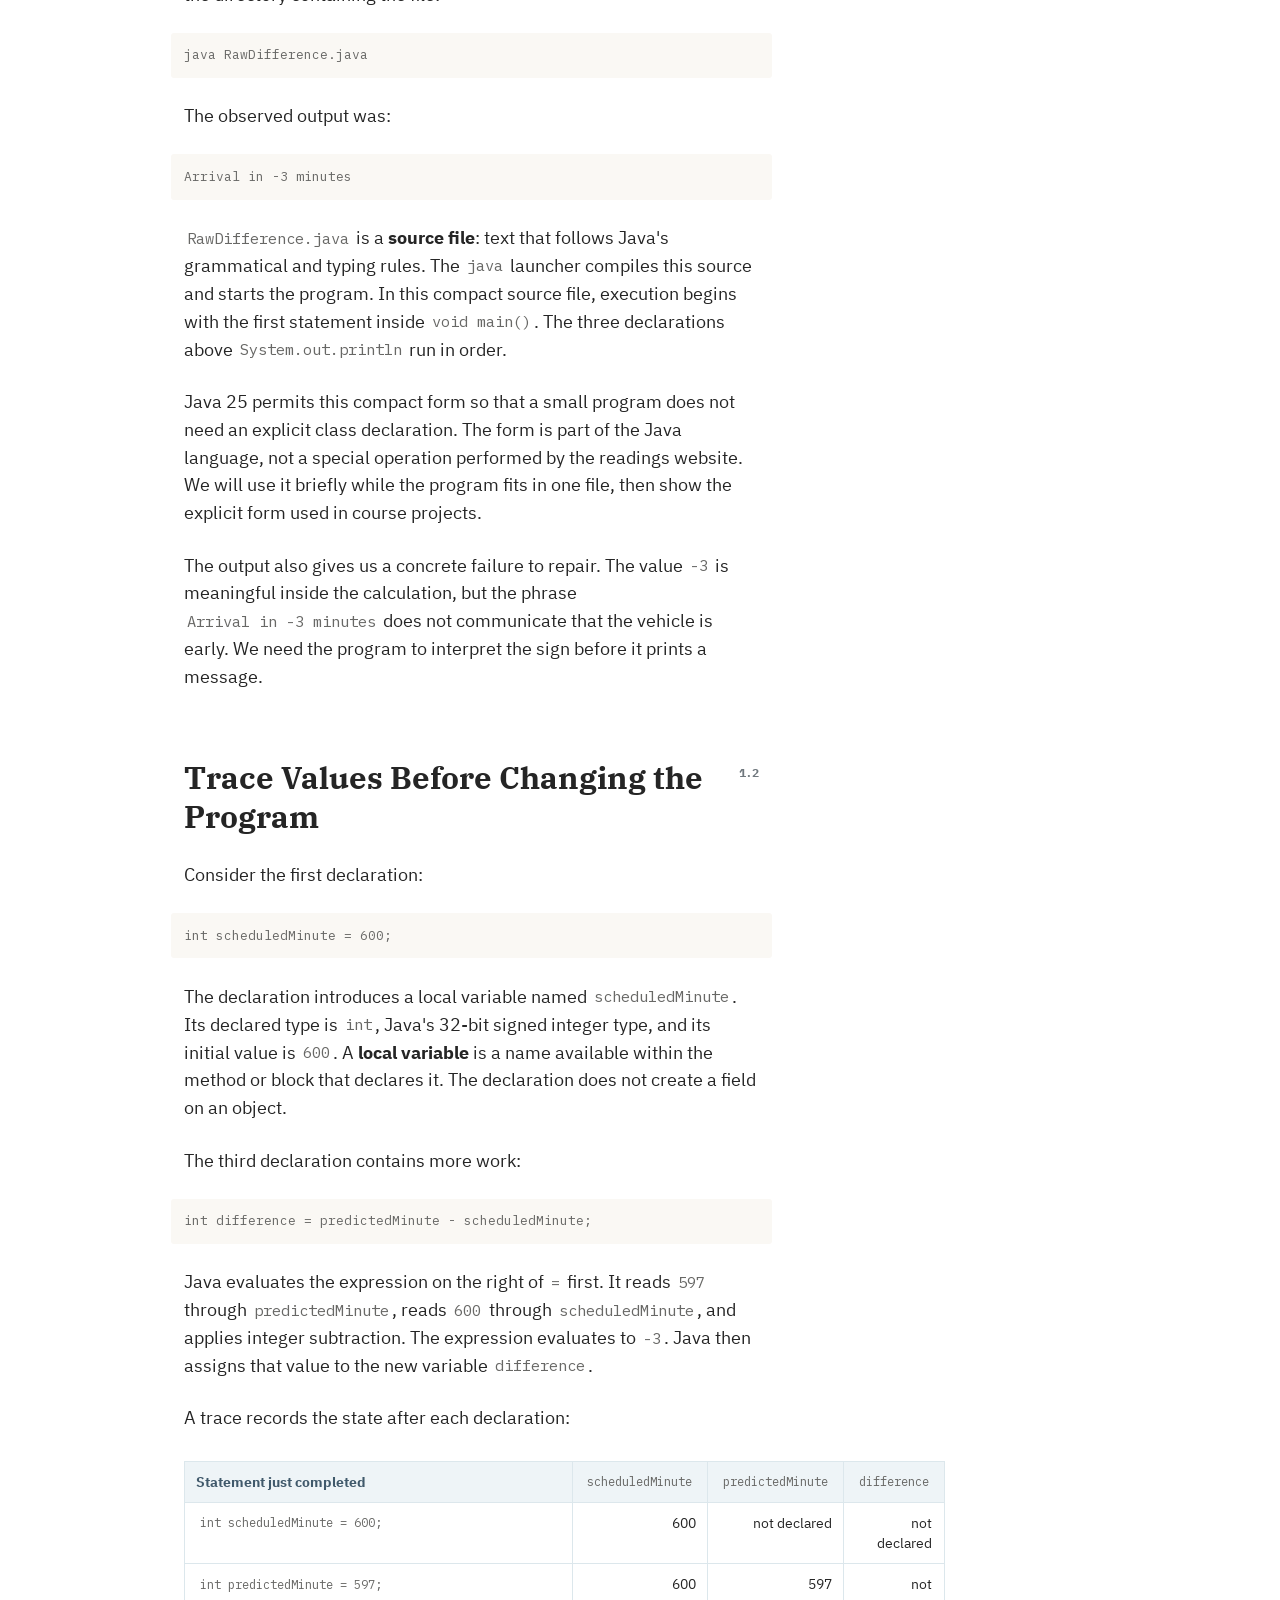
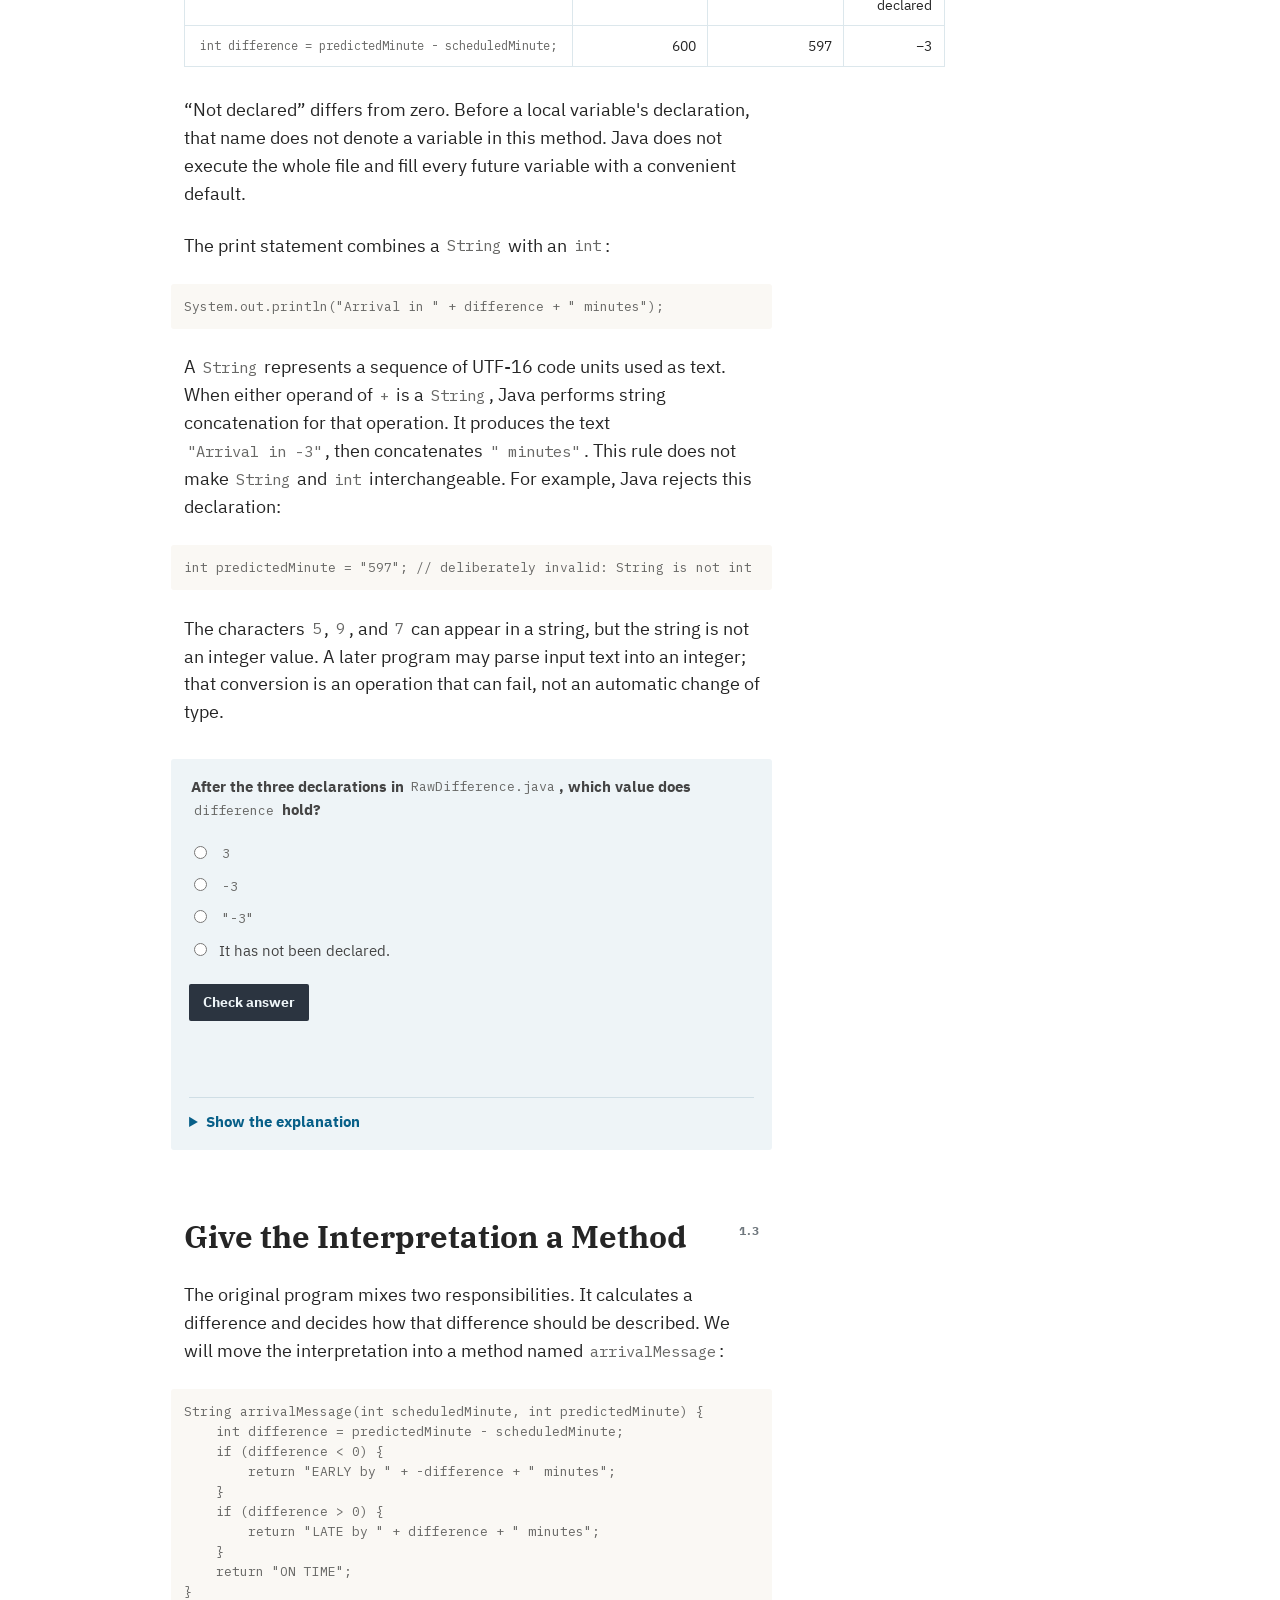
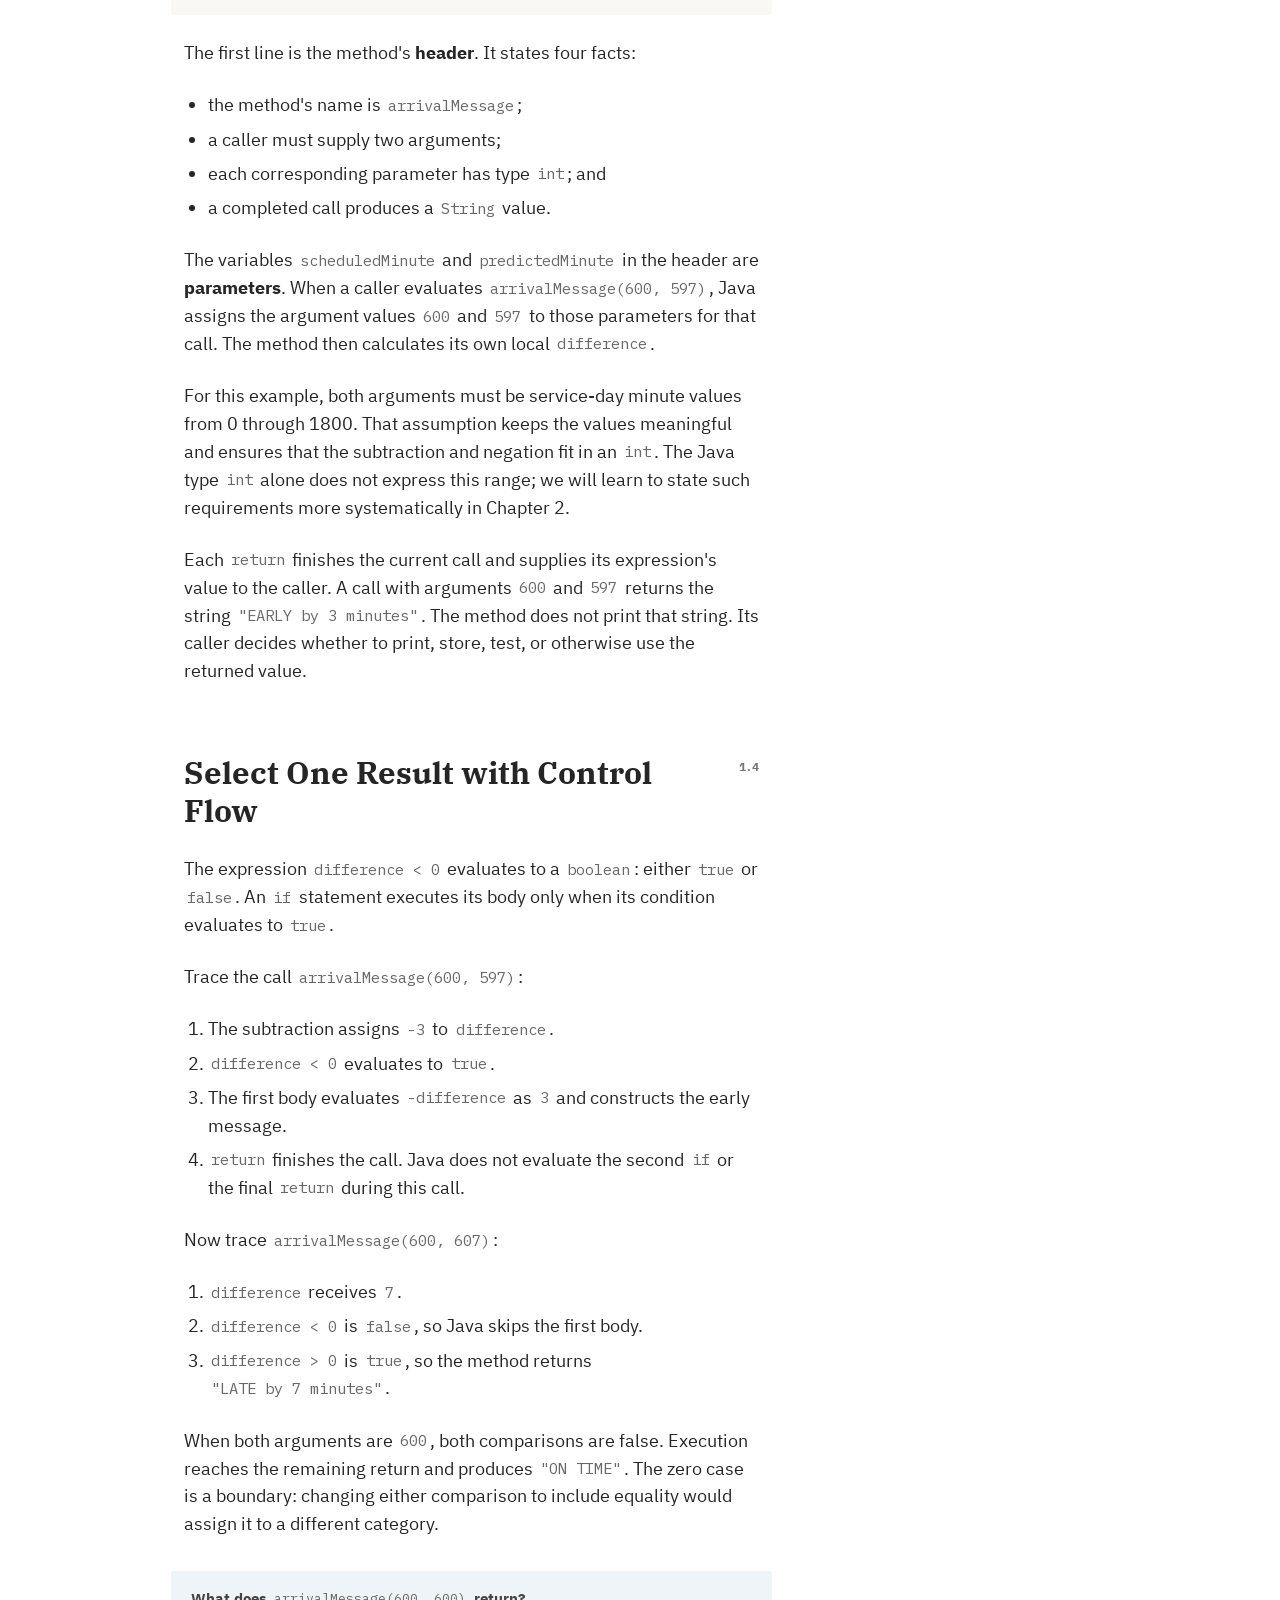
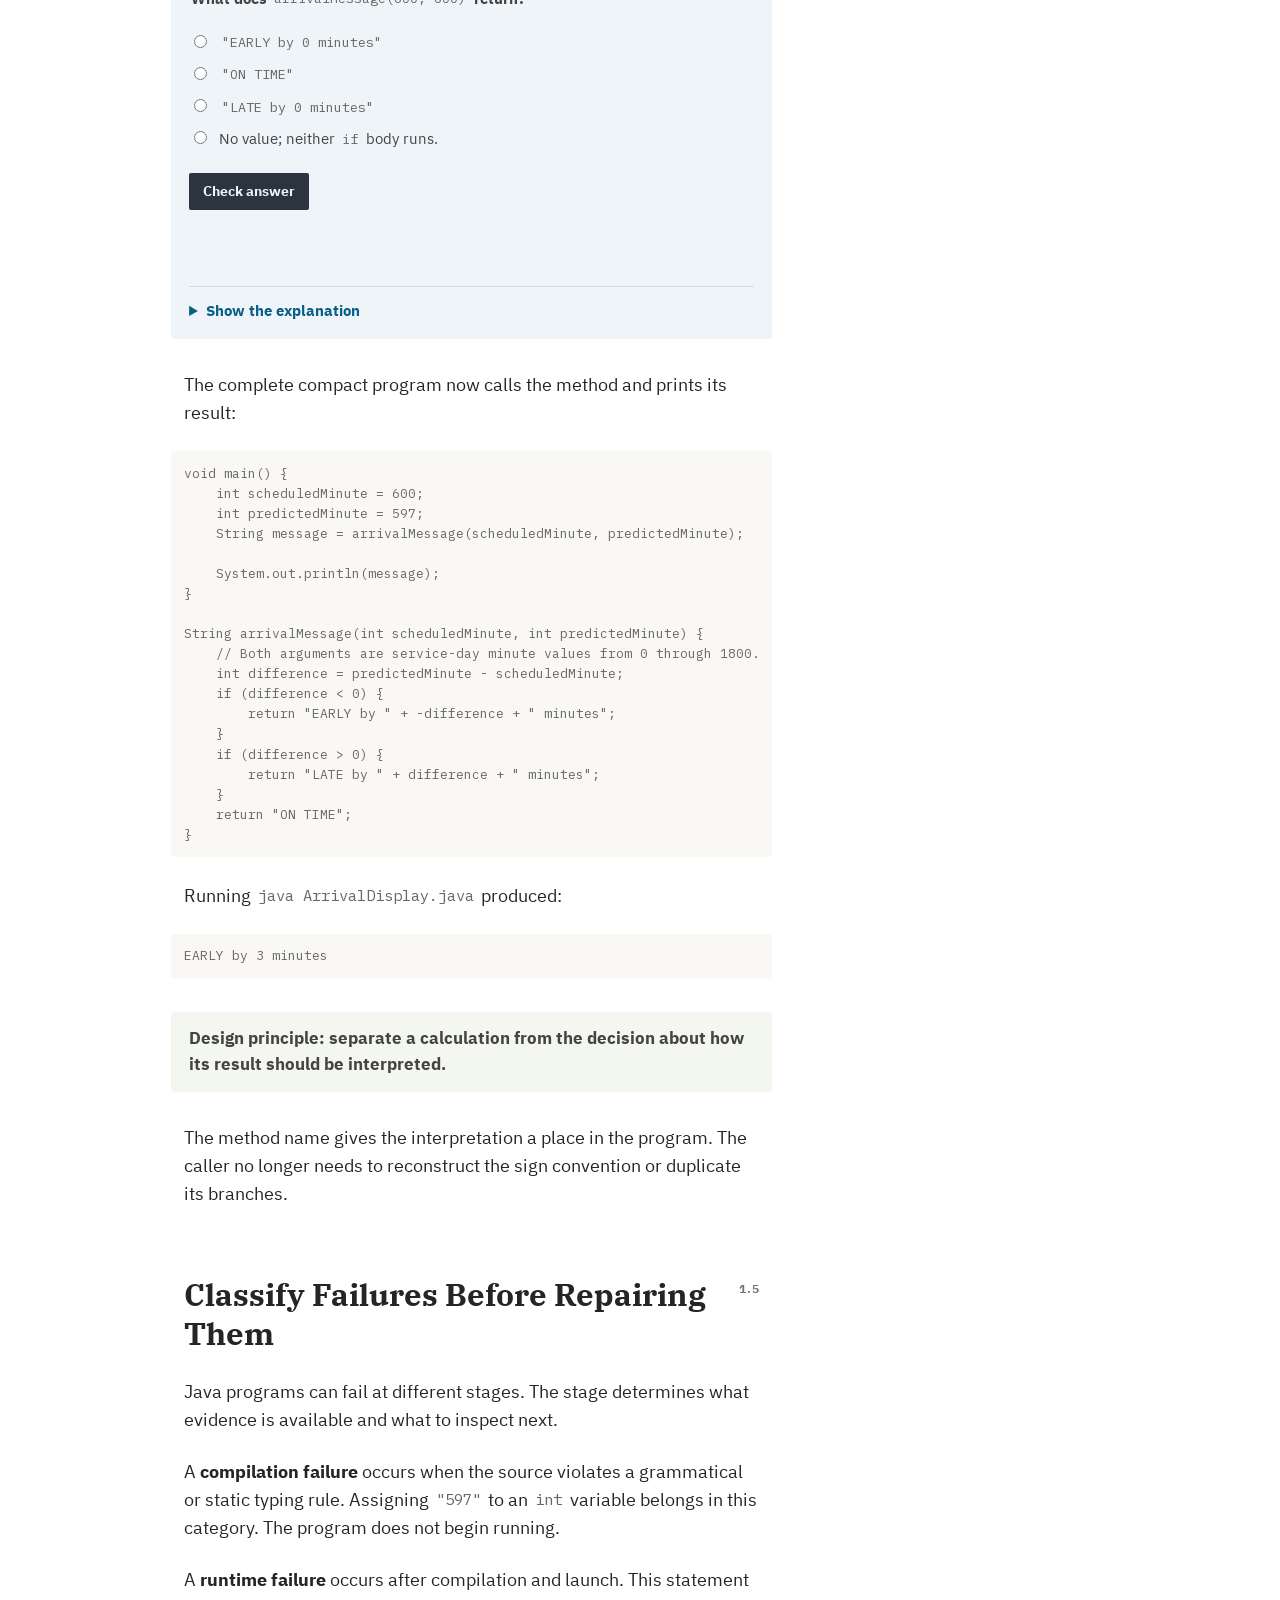
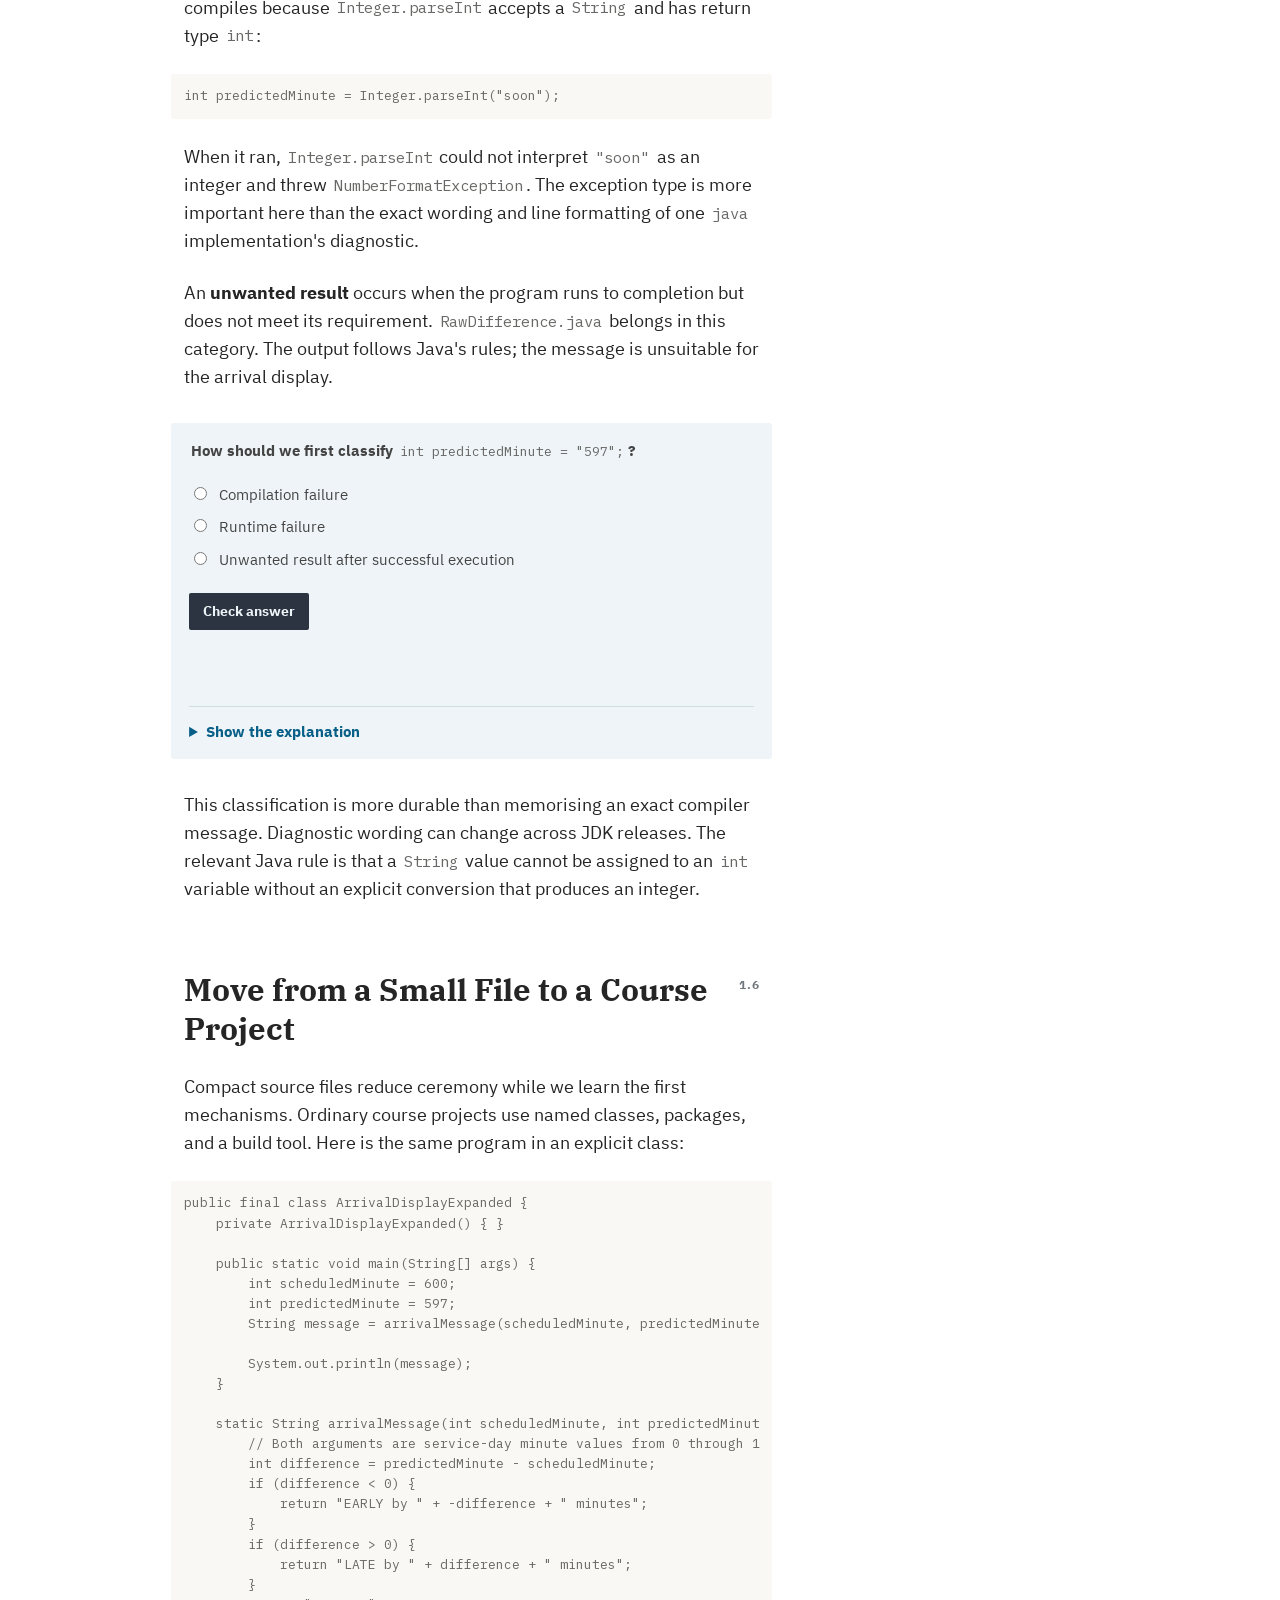
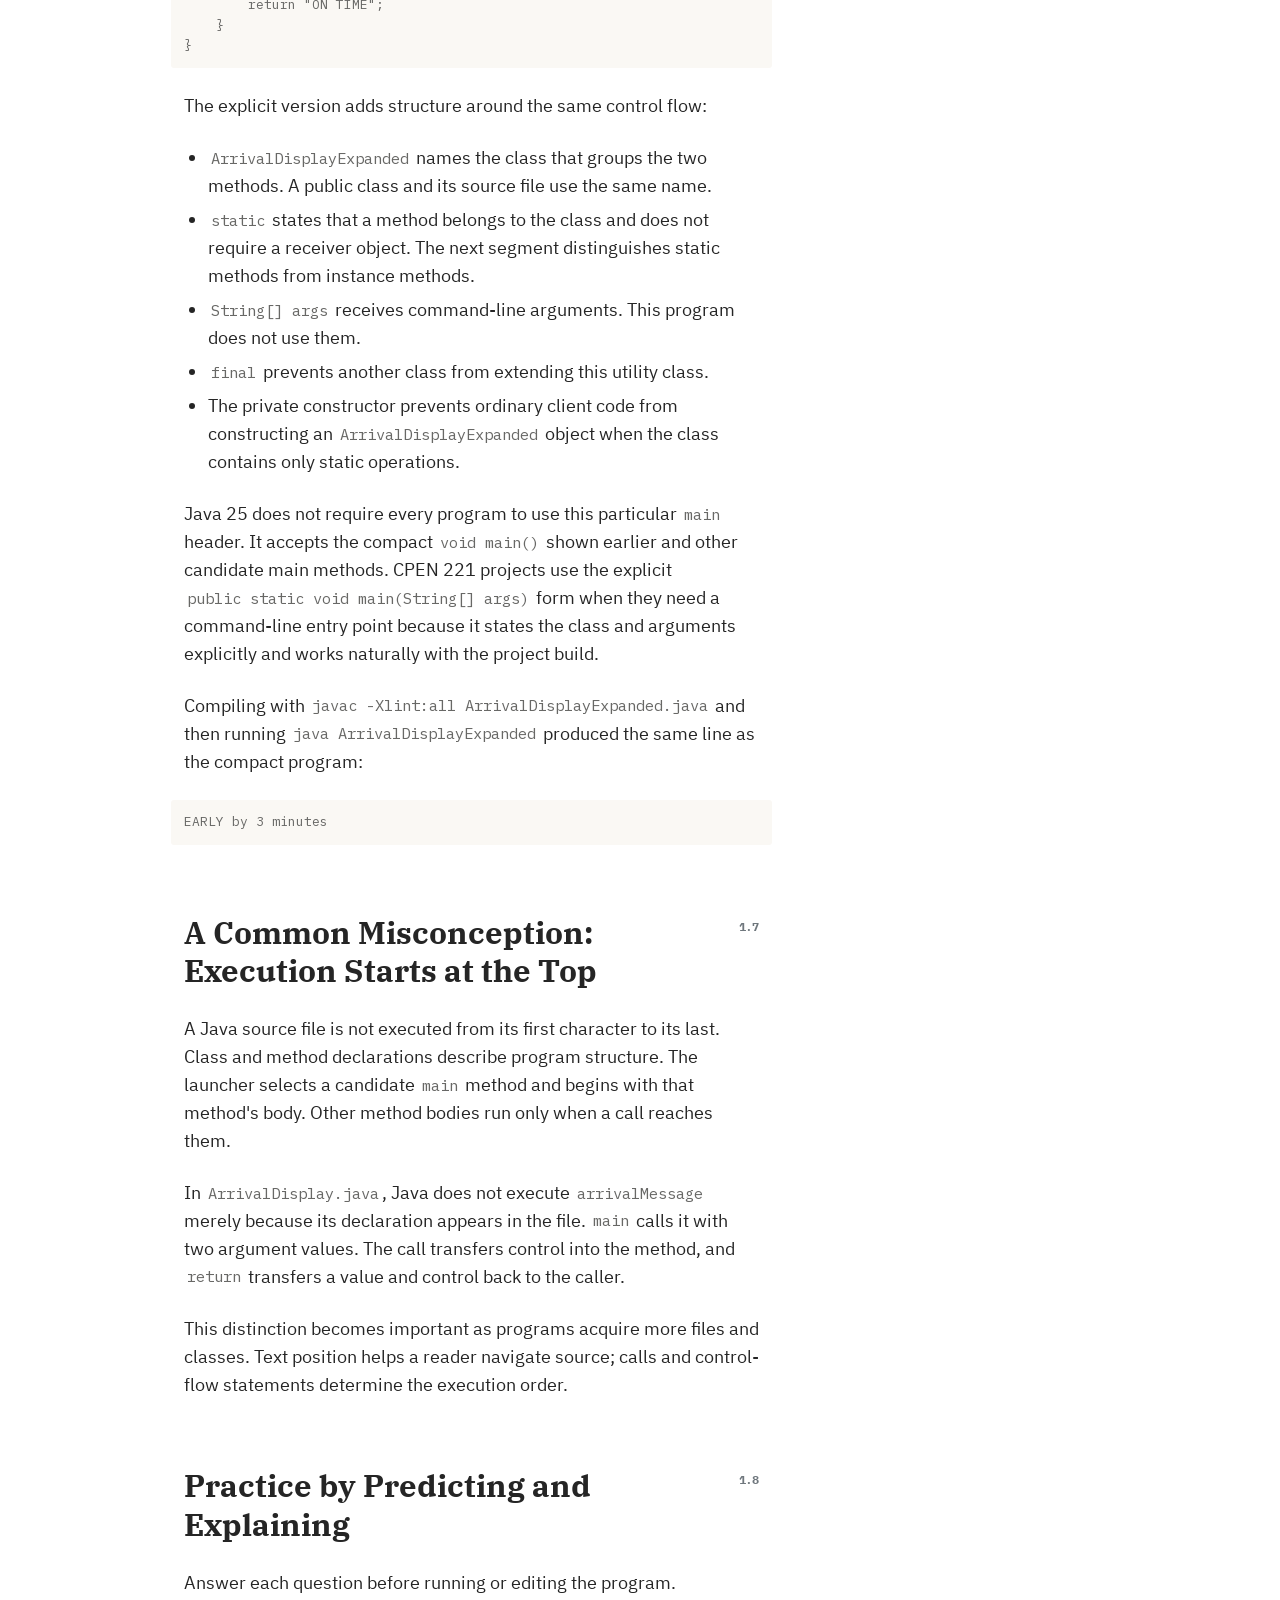
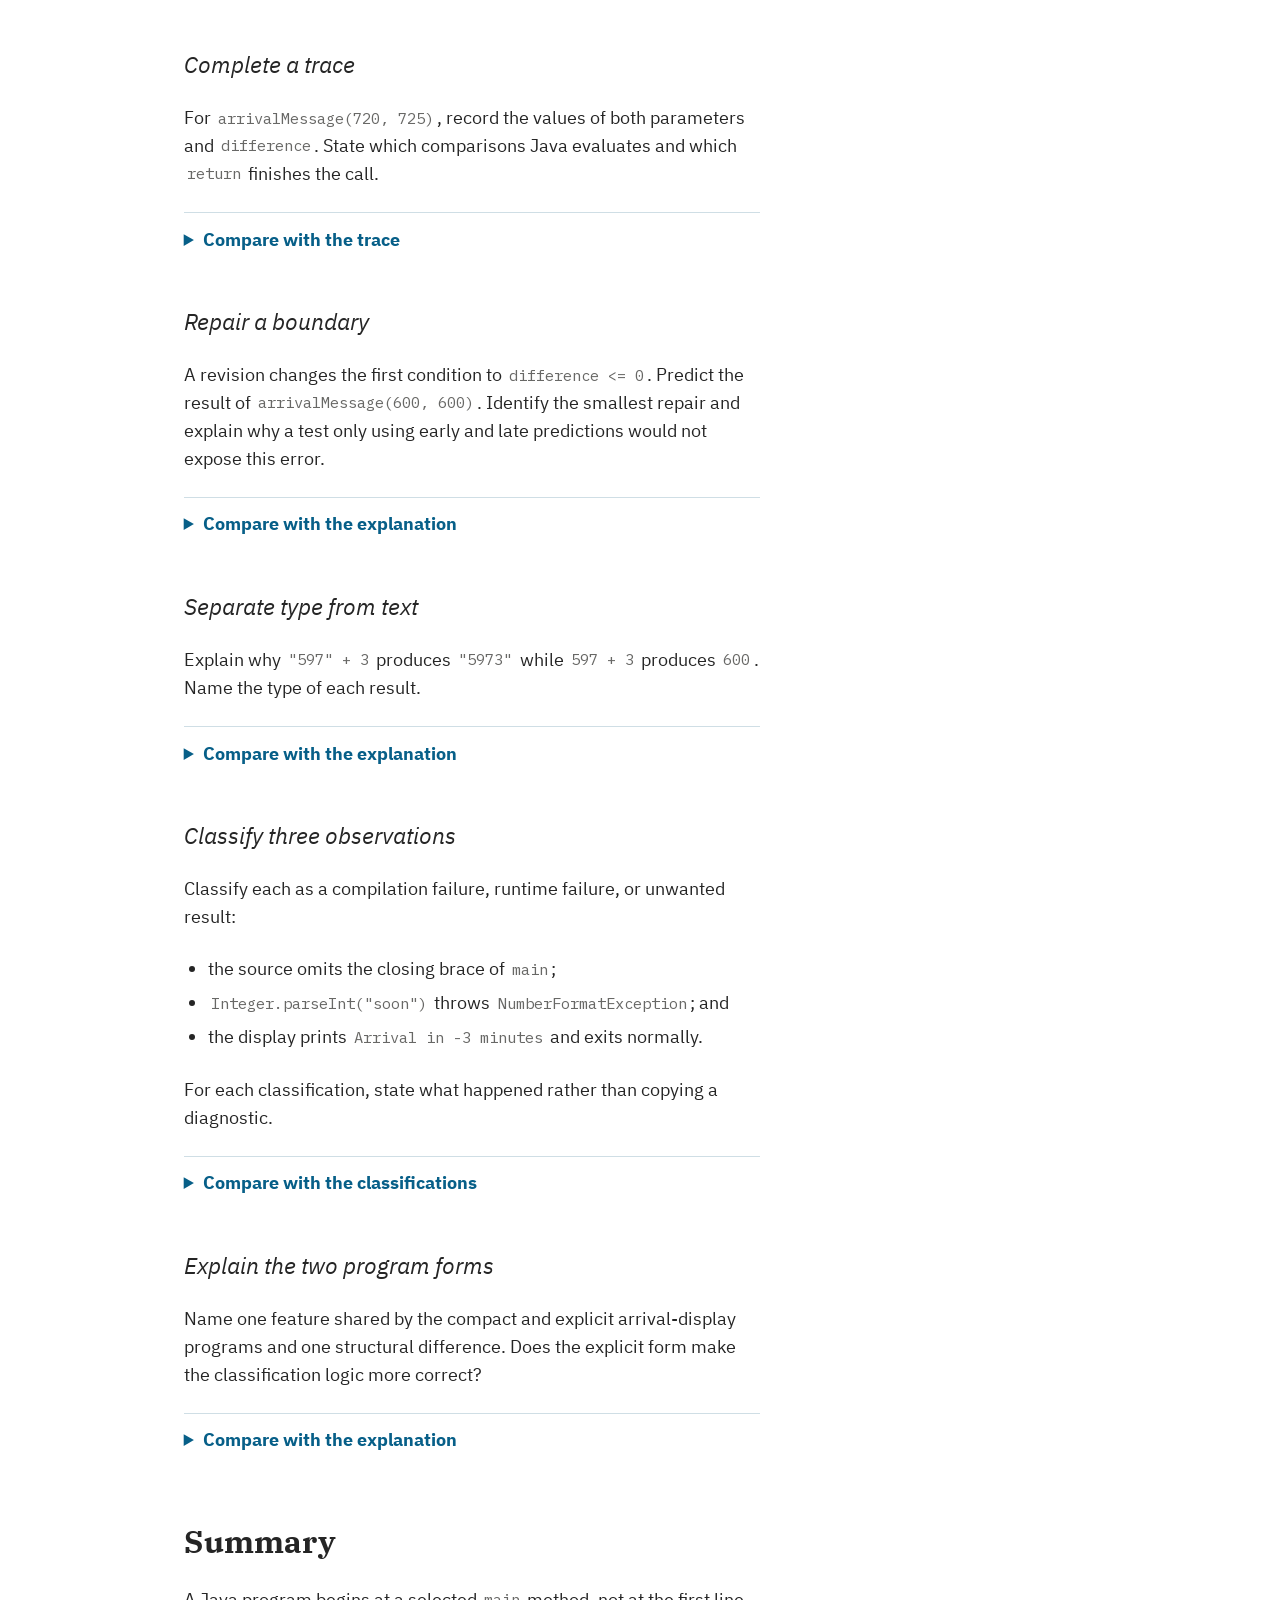
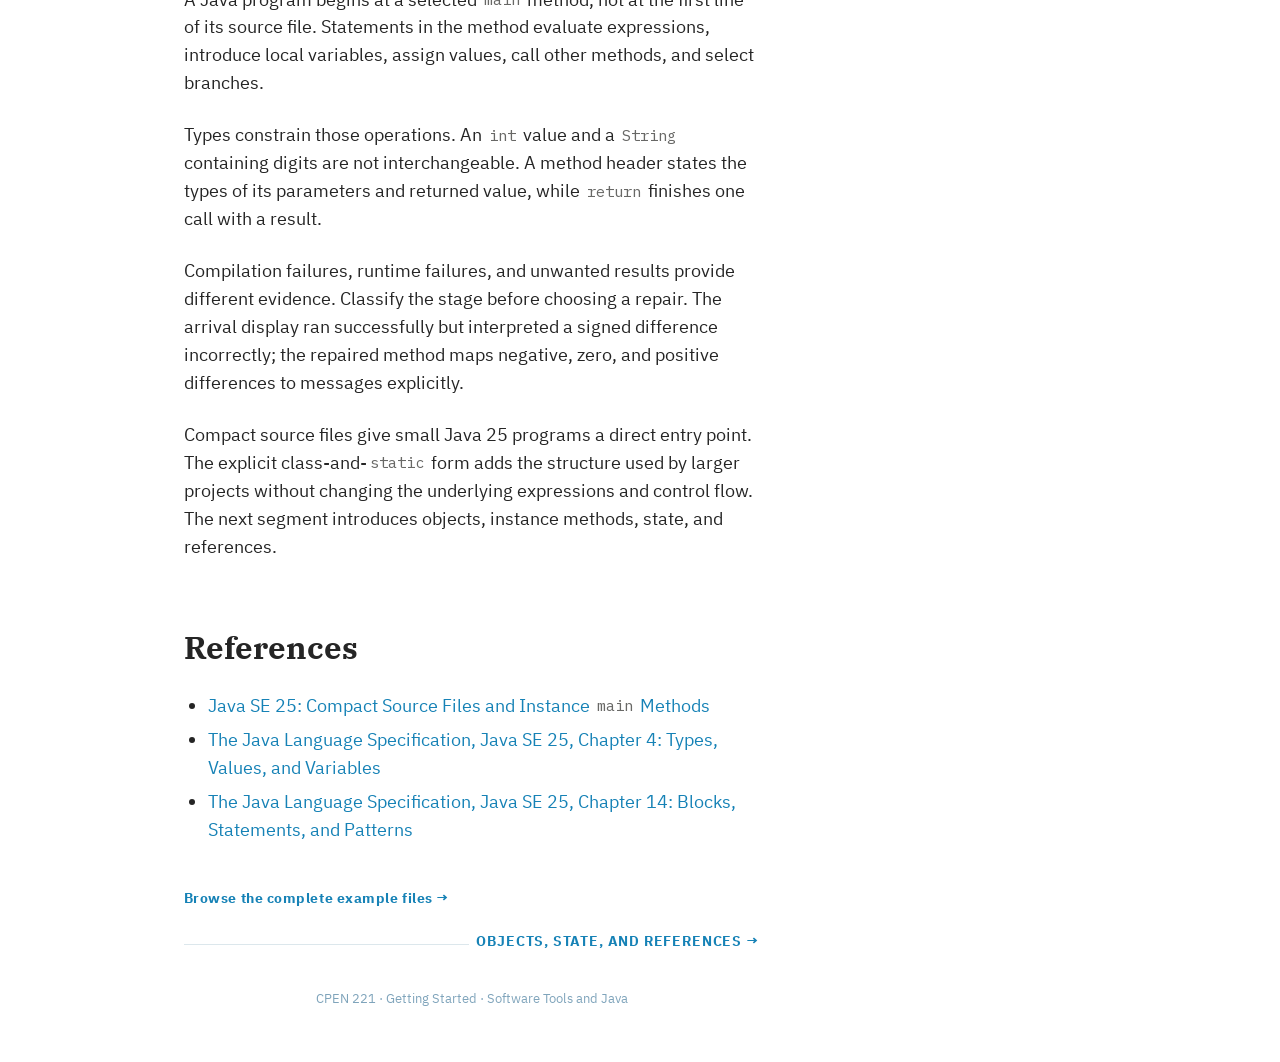
<file: site/readings/01-running-java-programs/index.html>
<!doctype html>
<html lang="en-CA">
<head>
  <meta charset="utf-8">
  <meta name="viewport" content="width=device-width, initial-scale=1">
  <meta name="description" content="Run, trace, and repair a small Java 25 program before translating it to the form used in course projects.">
  <title>Running Java Programs · Getting Started with CPEN 221</title>
  <link rel="stylesheet" href="../../assets/css/site.css">
  <script src="../../assets/js/typeface-switcher.js"></script>
  <script defer src="../../assets/js/quick-checks.js"></script>
</head>
<body id="top">
  <!-- source-sha256: e411ca5dd2d28582dc7ed44a97f3030a9a35c6b912a83f9457cccf61a77154fd -->
  <!-- source-file: 01-running-java-programs.md -->
  <a class="skip-link" href="#chapter-content">Skip to reading</a>

  <nav class="book-nav" aria-label="Reading navigation">
    <a class="wordmark" href="../../">
      <strong>CPEN 221</strong>
      <span>Getting Started</span>
    </a>
    <div class="nav-contents">
      <p class="part-label">Java foundations</p>
      <h2><a href="#top" aria-current="page">Running Java Programs <small>J1</small></a></h2>
      <ul>
        <li><a href="#1-begin-with-an-observable-program"><small>1.1</small><span>Begin with an Observable Program</span></a></li>
        <li><a href="#2-trace-values-before-changing-the-program"><small>1.2</small><span>Trace Values Before Changing the Program</span></a></li>
        <li><a href="#3-give-the-interpretation-a-method"><small>1.3</small><span>Give the Interpretation a Method</span></a></li>
        <li><a href="#4-select-one-result-with-control-flow"><small>1.4</small><span>Select One Result with Control Flow</span></a></li>
        <li><a href="#5-classify-failures-before-repairing-them"><small>1.5</small><span>Classify Failures Before Repairing Them</span></a></li>
        <li><a href="#6-move-from-a-small-file-to-a-course-project"><small>1.6</small><span>Move from a Small File to a Course Project</span></a></li>
        <li><a href="#7-a-common-misconception-execution-starts-at-the-top"><small>1.7</small><span>A Common Misconception: Execution Starts at the Top</span></a></li>
        <li><a href="#8-practice-by-predicting-and-explaining"><small>1.8</small><span>Practice by Predicting and Explaining</span></a></li>
        <li><a href="#summary"><small>§</small><span>Summary</span></a></li>
      </ul>
      <div class="prev-next">
        <a href="../../">← Contents</a>
        <a href="../../">Up</a>
        <a href="../02-objects-state-and-references/">Next →</a>
      </div>
    </div>
  </nav>

  <nav class="book-nav-mobile" aria-label="Compact reading navigation">
    <a class="mobile-arrow" href="../../" aria-label="Previous: contents">←</a>
    <a class="mobile-title" href="../../">CPEN 221</a>
    <a class="mobile-arrow" href="../02-objects-state-and-references/" aria-label="Next: Objects, State, and References">→</a>
  </nav>

  <div class="typeface-tools">
    <label>
      <span>Reading type</span>
      <select data-typeface-picker aria-label="Reading typeface combination">
        <option value="plex">IBM Plex Serif + IBM Plex Sans + IBM Plex Mono</option>
        <option value="google-sans">Google Sans Flex + Google Sans Code</option>
      </select>
    </label>
  </div>

  <main id="chapter-content" class="page">
    <article class="chapter">
      <div class="chapter-number" aria-hidden="true">J1</div>
      <header class="chapter-header">
        <p class="chapter-kicker">Segment 1 of 3</p>
        <h1>Running Java Programs</h1>
        <p class="lede">Run, trace, and repair a small Java 25 program before translating it to the form used in course projects.</p>
      </header>
<p>The arrival display says that the next bus will arrive in −3 minutes.</p>
<p>The program subtracted the scheduled minute from the predicted minute and printed the result. Its arithmetic answered one question: the prediction is three minutes before the schedule. The display treated that result as a waiting time, so correct arithmetic produced the wrong message.</p>
<p>We will repair this display while learning how a small Java program starts, how it evaluates expressions, how values move into methods, and how control flow selects a result. The same mechanisms appear in the larger Gradle project in Chapter 1.</p>
<section class="learning-outcomes" aria-labelledby="learning-outcomes"><h2 id="learning-outcomes"><a href="#learning-outcomes">Learning outcomes</a></h2><ul>
<li>run a Java 25 compact source file and identify where its execution begins;</li>
<li>trace expressions, local variables, assignments, and method calls;</li>
<li>use <code>int</code>, <code>boolean</code>, and <code>String</code> values without treating their types as interchangeable;</li>
<li>predict the branch selected by an <code>if</code> statement;</li>
<li>distinguish a compilation failure, a runtime failure, and an unwanted result; and</li>
<li>translate a compact source example into the explicit class-and-<code>static</code> form used in course projects.</li>
</ul></section>
<h2 id="1-begin-with-an-observable-program"><a href="#1-begin-with-an-observable-program"><span class="section-number">1.1</span>Begin with an Observable Program</a></h2>
<p>This complete file records a scheduled arrival at minute 600 and a prediction at minute 597. These values could denote 10:00 and 9:57 on one service day.</p>
<div class="code-block"><pre class="java"><code>void main() {
    int scheduledMinute = 600;
    int predictedMinute = 597;
    int difference = predictedMinute - scheduledMinute;

    System.out.println(&quot;Arrival in &quot; + difference + &quot; minutes&quot;);
}</code></pre></div>
<p>Save the file as <code>RawDifference.java</code>. With Java 25 installed, run it from the directory containing the file:</p>
<div class="code-block"><pre class="bash"><code>java RawDifference.java</code></pre></div>
<p>The observed output was:</p>
<div class="code-block"><pre class="text"><code>Arrival in -3 minutes</code></pre></div>
<p><code>RawDifference.java</code> is a <strong>source file</strong>: text that follows Java's grammatical and typing rules. The <code>java</code> launcher compiles this source and starts the program. In this compact source file, execution begins with the first statement inside <code>void main()</code>. The three declarations above <code>System.out.println</code> run in order.</p>
<p>Java 25 permits this compact form so that a small program does not need an explicit class declaration. The form is part of the Java language, not a special operation performed by the readings website. We will use it briefly while the program fits in one file, then show the explicit form used in course projects.</p>
<p>The output also gives us a concrete failure to repair. The value <code>-3</code> is meaningful inside the calculation, but the phrase <code>Arrival in -3 minutes</code> does not communicate that the vehicle is early. We need the program to interpret the sign before it prints a message.</p>
<h2 id="2-trace-values-before-changing-the-program"><a href="#2-trace-values-before-changing-the-program"><span class="section-number">1.2</span>Trace Values Before Changing the Program</a></h2>
<p>Consider the first declaration:</p>
<div class="code-block"><pre class="java"><code>int scheduledMinute = 600;</code></pre></div>
<p>The declaration introduces a local variable named <code>scheduledMinute</code>. Its declared type is <code>int</code>, Java's 32-bit signed integer type, and its initial value is <code>600</code>. A <strong>local variable</strong> is a name available within the method or block that declares it. The declaration does not create a field on an object.</p>
<p>The third declaration contains more work:</p>
<div class="code-block"><pre class="java"><code>int difference = predictedMinute - scheduledMinute;</code></pre></div>
<p>Java evaluates the expression on the right of <code>=</code> first. It reads <code>597</code> through <code>predictedMinute</code>, reads <code>600</code> through <code>scheduledMinute</code>, and applies integer subtraction. The expression evaluates to <code>-3</code>. Java then assigns that value to the new variable <code>difference</code>.</p>
<p>A trace records the state after each declaration:</p>
<table>
<thead>
<tr>
<th>Statement just completed</th>
<th style="text-align: right;"><code>scheduledMinute</code></th>
<th style="text-align: right;"><code>predictedMinute</code></th>
<th style="text-align: right;"><code>difference</code></th>
</tr>
</thead>
<tbody>
<tr>
<td><code>int scheduledMinute = 600;</code></td>
<td style="text-align: right;">600</td>
<td style="text-align: right;">not declared</td>
<td style="text-align: right;">not declared</td>
</tr>
<tr>
<td><code>int predictedMinute = 597;</code></td>
<td style="text-align: right;">600</td>
<td style="text-align: right;">597</td>
<td style="text-align: right;">not declared</td>
</tr>
<tr>
<td><code>int difference = predictedMinute - scheduledMinute;</code></td>
<td style="text-align: right;">600</td>
<td style="text-align: right;">597</td>
<td style="text-align: right;">−3</td>
</tr>
</tbody>
</table>
<p>“Not declared” differs from zero. Before a local variable's declaration, that name does not denote a variable in this method. Java does not execute the whole file and fill every future variable with a convenient default.</p>
<p>The print statement combines a <code>String</code> with an <code>int</code>:</p>
<div class="code-block"><pre class="java"><code>System.out.println(&quot;Arrival in &quot; + difference + &quot; minutes&quot;);</code></pre></div>
<p>A <code>String</code> represents a sequence of UTF-16 code units used as text. When either operand of <code>+</code> is a <code>String</code>, Java performs string concatenation for that operation. It produces the text <code>"Arrival in -3"</code>, then concatenates <code>" minutes"</code>. This rule does not make <code>String</code> and <code>int</code> interchangeable. For example, Java rejects this declaration:</p>
<div class="code-block"><pre class="java"><code>int predictedMinute = &quot;597&quot;; // deliberately invalid: String is not int</code></pre></div>
<p>The characters <code>5</code>, <code>9</code>, and <code>7</code> can appear in a string, but the string is not an integer value. A later program may parse input text into an integer; that conversion is an operation that can fail, not an automatic change of type.</p>
<form class="quick-check" data-quick-check data-answer="minus-three">
<fieldset>
<legend>After the three declarations in <code>RawDifference.java</code>, which value does <code>difference</code> hold?</legend>
<label><input type="radio" name="difference-value" value="three"> <code>3</code></label>
<label><input type="radio" name="difference-value" value="minus-three"> <code>-3</code></label>
<label><input type="radio" name="difference-value" value="string"> <code>"-3"</code></label>
<label><input type="radio" name="difference-value" value="undeclared"> It has not been declared.</label>
</fieldset>
<details class="quick-check-explanation">
<summary>Show the explanation</summary>
<p>Java evaluates <code>597 - 600</code> using integer subtraction and assigns the integer value <code>-3</code> to <code>difference</code>. Concatenation converts that value to text only when the print expression is evaluated.</p>
</details>
</form>

<h2 id="3-give-the-interpretation-a-method"><a href="#3-give-the-interpretation-a-method"><span class="section-number">1.3</span>Give the Interpretation a Method</a></h2>
<p>The original program mixes two responsibilities. It calculates a difference and decides how that difference should be described. We will move the interpretation into a method named <code>arrivalMessage</code>:</p>
<div class="code-block"><pre class="java"><code>String arrivalMessage(int scheduledMinute, int predictedMinute) {
    int difference = predictedMinute - scheduledMinute;
    if (difference &lt; 0) {
        return &quot;EARLY by &quot; + -difference + &quot; minutes&quot;;
    }
    if (difference &gt; 0) {
        return &quot;LATE by &quot; + difference + &quot; minutes&quot;;
    }
    return &quot;ON TIME&quot;;
}</code></pre></div>
<p>The first line is the method's <strong>header</strong>. It states four facts:</p>
<ul>
<li>the method's name is <code>arrivalMessage</code>;</li>
<li>a caller must supply two arguments;</li>
<li>each corresponding parameter has type <code>int</code>; and</li>
<li>a completed call produces a <code>String</code> value.</li>
</ul>
<p>The variables <code>scheduledMinute</code> and <code>predictedMinute</code> in the header are <strong>parameters</strong>. When a caller evaluates <code>arrivalMessage(600, 597)</code>, Java assigns the argument values <code>600</code> and <code>597</code> to those parameters for that call. The method then calculates its own local <code>difference</code>.</p>
<p>For this example, both arguments must be service-day minute values from 0 through 1800. That assumption keeps the values meaningful and ensures that the subtraction and negation fit in an <code>int</code>. The Java type <code>int</code> alone does not express this range; we will learn to state such requirements more systematically in Chapter 2.</p>
<p>Each <code>return</code> finishes the current call and supplies its expression's value to the caller. A call with arguments <code>600</code> and <code>597</code> returns the string <code>"EARLY by 3 minutes"</code>. The method does not print that string. Its caller decides whether to print, store, test, or otherwise use the returned value.</p>
<h2 id="4-select-one-result-with-control-flow"><a href="#4-select-one-result-with-control-flow"><span class="section-number">1.4</span>Select One Result with Control Flow</a></h2>
<p>The expression <code>difference &lt; 0</code> evaluates to a <code>boolean</code>: either <code>true</code> or <code>false</code>. An <code>if</code> statement executes its body only when its condition evaluates to <code>true</code>.</p>
<p>Trace the call <code>arrivalMessage(600, 597)</code>:</p>
<ol type="1">
<li>The subtraction assigns <code>-3</code> to <code>difference</code>.</li>
<li><code>difference &lt; 0</code> evaluates to <code>true</code>.</li>
<li>The first body evaluates <code>-difference</code> as <code>3</code> and constructs the early message.</li>
<li><code>return</code> finishes the call. Java does not evaluate the second <code>if</code> or the final <code>return</code> during this call.</li>
</ol>
<p>Now trace <code>arrivalMessage(600, 607)</code>:</p>
<ol type="1">
<li><code>difference</code> receives <code>7</code>.</li>
<li><code>difference &lt; 0</code> is <code>false</code>, so Java skips the first body.</li>
<li><code>difference &gt; 0</code> is <code>true</code>, so the method returns <code>"LATE by 7 minutes"</code>.</li>
</ol>
<p>When both arguments are <code>600</code>, both comparisons are false. Execution reaches the remaining return and produces <code>"ON TIME"</code>. The zero case is a boundary: changing either comparison to include equality would assign it to a different category.</p>
<form class="quick-check" data-quick-check data-answer="on-time">
<fieldset>
<legend>What does <code>arrivalMessage(600, 600)</code> return?</legend>
<label><input type="radio" name="boundary-result" value="early"> <code>"EARLY by 0 minutes"</code></label>
<label><input type="radio" name="boundary-result" value="on-time"> <code>"ON TIME"</code></label>
<label><input type="radio" name="boundary-result" value="late"> <code>"LATE by 0 minutes"</code></label>
<label><input type="radio" name="boundary-result" value="nothing"> No value; neither <code>if</code> body runs.</label>
</fieldset>
<details class="quick-check-explanation">
<summary>Show the explanation</summary>
<p>Both strict comparisons are false when <code>difference</code> is zero. Execution continues to the final <code>return</code>, which produces <code>"ON TIME"</code>.</p>
</details>
</form>

<p>The complete compact program now calls the method and prints its result:</p>
<div class="code-block"><pre class="java"><code>void main() {
    int scheduledMinute = 600;
    int predictedMinute = 597;
    String message = arrivalMessage(scheduledMinute, predictedMinute);

    System.out.println(message);
}

String arrivalMessage(int scheduledMinute, int predictedMinute) {
    // Both arguments are service-day minute values from 0 through 1800.
    int difference = predictedMinute - scheduledMinute;
    if (difference &lt; 0) {
        return &quot;EARLY by &quot; + -difference + &quot; minutes&quot;;
    }
    if (difference &gt; 0) {
        return &quot;LATE by &quot; + difference + &quot; minutes&quot;;
    }
    return &quot;ON TIME&quot;;
}</code></pre></div>
<p>Running <code>java ArrivalDisplay.java</code> produced:</p>
<div class="code-block"><pre class="text"><code>EARLY by 3 minutes</code></pre></div>
<blockquote class="design-note"><p><strong>Design principle: separate a calculation from the decision about how its result should be interpreted.</strong></p>
</blockquote>
<p>The method name gives the interpretation a place in the program. The caller no longer needs to reconstruct the sign convention or duplicate its branches.</p>
<h2 id="5-classify-failures-before-repairing-them"><a href="#5-classify-failures-before-repairing-them"><span class="section-number">1.5</span>Classify Failures Before Repairing Them</a></h2>
<p>Java programs can fail at different stages. The stage determines what evidence is available and what to inspect next.</p>
<p>A <strong>compilation failure</strong> occurs when the source violates a grammatical or static typing rule. Assigning <code>"597"</code> to an <code>int</code> variable belongs in this category. The program does not begin running.</p>
<p>A <strong>runtime failure</strong> occurs after compilation and launch. This statement compiles because <code>Integer.parseInt</code> accepts a <code>String</code> and has return type <code>int</code>:</p>
<div class="code-block"><pre class="java"><code>int predictedMinute = Integer.parseInt(&quot;soon&quot;);</code></pre></div>
<p>When it ran, <code>Integer.parseInt</code> could not interpret <code>"soon"</code> as an integer and threw <code>NumberFormatException</code>. The exception type is more important here than the exact wording and line formatting of one <code>java</code> implementation's diagnostic.</p>
<p>An <strong>unwanted result</strong> occurs when the program runs to completion but does not meet its requirement. <code>RawDifference.java</code> belongs in this category. The output follows Java's rules; the message is unsuitable for the arrival display.</p>
<form class="quick-check" data-quick-check data-answer="compilation">
<fieldset>
<legend>How should we first classify <code>int predictedMinute = "597";</code>?</legend>
<label><input type="radio" name="failure-category" value="compilation"> Compilation failure</label>
<label><input type="radio" name="failure-category" value="runtime"> Runtime failure</label>
<label><input type="radio" name="failure-category" value="unwanted"> Unwanted result after successful execution</label>
</fieldset>
<details class="quick-check-explanation">
<summary>Show the explanation</summary>
<p>The declared variable requires an <code>int</code>, while the expression has type <code>String</code>. The compiler rejects the assignment before the program starts.</p>
</details>
</form>

<p>This classification is more durable than memorising an exact compiler message. Diagnostic wording can change across JDK releases. The relevant Java rule is that a <code>String</code> value cannot be assigned to an <code>int</code> variable without an explicit conversion that produces an integer.</p>
<h2 id="6-move-from-a-small-file-to-a-course-project"><a href="#6-move-from-a-small-file-to-a-course-project"><span class="section-number">1.6</span>Move from a Small File to a Course Project</a></h2>
<p>Compact source files reduce ceremony while we learn the first mechanisms. Ordinary course projects use named classes, packages, and a build tool. Here is the same program in an explicit class:</p>
<div class="code-block"><pre class="java"><code>public final class ArrivalDisplayExpanded {
    private ArrivalDisplayExpanded() { }

    public static void main(String[] args) {
        int scheduledMinute = 600;
        int predictedMinute = 597;
        String message = arrivalMessage(scheduledMinute, predictedMinute);

        System.out.println(message);
    }

    static String arrivalMessage(int scheduledMinute, int predictedMinute) {
        // Both arguments are service-day minute values from 0 through 1800.
        int difference = predictedMinute - scheduledMinute;
        if (difference &lt; 0) {
            return &quot;EARLY by &quot; + -difference + &quot; minutes&quot;;
        }
        if (difference &gt; 0) {
            return &quot;LATE by &quot; + difference + &quot; minutes&quot;;
        }
        return &quot;ON TIME&quot;;
    }
}</code></pre></div>
<p>The explicit version adds structure around the same control flow:</p>
<ul>
<li><code>ArrivalDisplayExpanded</code> names the class that groups the two methods. A public class and its source file use the same name.</li>
<li><code>static</code> states that a method belongs to the class and does not require a receiver object. The next segment distinguishes static methods from instance methods.</li>
<li><code>String[] args</code> receives command-line arguments. This program does not use them.</li>
<li><code>final</code> prevents another class from extending this utility class.</li>
<li>The private constructor prevents ordinary client code from constructing an <code>ArrivalDisplayExpanded</code> object when the class contains only static operations.</li>
</ul>
<p>Java 25 does not require every program to use this particular <code>main</code> header. It accepts the compact <code>void main()</code> shown earlier and other candidate main methods. CPEN 221 projects use the explicit <code>public static void main(String[] args)</code> form when they need a command-line entry point because it states the class and arguments explicitly and works naturally with the project build.</p>
<p>Compiling with <code>javac -Xlint:all ArrivalDisplayExpanded.java</code> and then running <code>java ArrivalDisplayExpanded</code> produced the same line as the compact program:</p>
<div class="code-block"><pre class="text"><code>EARLY by 3 minutes</code></pre></div>
<h2 id="7-a-common-misconception-execution-starts-at-the-top"><a href="#7-a-common-misconception-execution-starts-at-the-top"><span class="section-number">1.7</span>A Common Misconception: Execution Starts at the Top</a></h2>
<p>A Java source file is not executed from its first character to its last. Class and method declarations describe program structure. The launcher selects a candidate <code>main</code> method and begins with that method's body. Other method bodies run only when a call reaches them.</p>
<p>In <code>ArrivalDisplay.java</code>, Java does not execute <code>arrivalMessage</code> merely because its declaration appears in the file. <code>main</code> calls it with two argument values. The call transfers control into the method, and <code>return</code> transfers a value and control back to the caller.</p>
<p>This distinction becomes important as programs acquire more files and classes. Text position helps a reader navigate source; calls and control-flow statements determine the execution order.</p>
<h2 id="8-practice-by-predicting-and-explaining"><a href="#8-practice-by-predicting-and-explaining"><span class="section-number">1.8</span>Practice by Predicting and Explaining</a></h2>
<p>Answer each question before running or editing the program.</p>
<h3 id="1-complete-a-trace"><a href="#1-complete-a-trace">Complete a trace</a></h3>
<p>For <code>arrivalMessage(720, 725)</code>, record the values of both parameters and <code>difference</code>. State which comparisons Java evaluates and which <code>return</code> finishes the call.</p>
<details class="practice-explanation">
<summary>Compare with the trace</summary>
<p>The parameters receive <code>720</code> and <code>725</code>. The subtraction assigns <code>5</code> to <code>difference</code>. The first comparison is false; the second is true. The second body returns <code>"LATE by 5 minutes"</code>.</p>
</details>

<h3 id="2-repair-a-boundary"><a href="#2-repair-a-boundary">Repair a boundary</a></h3>
<p>A revision changes the first condition to <code>difference &lt;= 0</code>. Predict the result of <code>arrivalMessage(600, 600)</code>. Identify the smallest repair and explain why a test only using early and late predictions would not expose this error.</p>
<details class="practice-explanation">
<summary>Compare with the explanation</summary>
<p>The revised method returns <code>"EARLY by 0 minutes"</code>. Restore the strict comparison <code>difference &lt; 0</code>. Tests using only negative and positive differences do not exercise the zero boundary, so both can pass while the on-time case remains wrong.</p>
</details>

<h3 id="3-separate-type-from-text"><a href="#3-separate-type-from-text">Separate type from text</a></h3>
<p>Explain why <code>"597" + 3</code> produces <code>"5973"</code> while <code>597 + 3</code> produces <code>600</code>. Name the type of each result.</p>
<details class="practice-explanation">
<summary>Compare with the explanation</summary>
<p>The first left operand is a <code>String</code>, so <code>+</code> performs concatenation and produces another <code>String</code>. Both operands in the second expression are <code>int</code> values, so Java performs integer addition and produces an <code>int</code>.</p>
</details>

<h3 id="4-classify-three-observations"><a href="#4-classify-three-observations">Classify three observations</a></h3>
<p>Classify each as a compilation failure, runtime failure, or unwanted result:</p>
<ul>
<li>the source omits the closing brace of <code>main</code>;</li>
<li><code>Integer.parseInt("soon")</code> throws <code>NumberFormatException</code>; and</li>
<li>the display prints <code>Arrival in -3 minutes</code> and exits normally.</li>
</ul>
<p>For each classification, state what happened rather than copying a diagnostic.</p>
<details class="practice-explanation">
<summary>Compare with the classifications</summary>
<p>The missing brace is a compilation failure because the source does not satisfy Java's grammar. The exception is a runtime failure because parsing begins after successful compilation. The negative message is an unwanted result because execution finishes but the output does not meet the display requirement.</p>
</details>

<h3 id="5-explain-the-two-program-forms"><a href="#5-explain-the-two-program-forms">Explain the two program forms</a></h3>
<p>Name one feature shared by the compact and explicit arrival-display programs and one structural difference. Does the explicit form make the classification logic more correct?</p>
<details class="practice-explanation">
<summary>Compare with the explanation</summary>
<p>Both programs begin in a candidate <code>main</code>, call <code>arrivalMessage</code>, and use the same branches. The explicit form declares a named class and static methods; the compact form uses an implicitly declared class and instance methods. The wrapper does not change the classification logic or make it more correct.</p>
</details>

<h2 id="summary"><a href="#summary">Summary</a></h2>
<p>A Java program begins at a selected <code>main</code> method, not at the first line of its source file. Statements in the method evaluate expressions, introduce local variables, assign values, call other methods, and select branches.</p>
<p>Types constrain those operations. An <code>int</code> value and a <code>String</code> containing digits are not interchangeable. A method header states the types of its parameters and returned value, while <code>return</code> finishes one call with a result.</p>
<p>Compilation failures, runtime failures, and unwanted results provide different evidence. Classify the stage before choosing a repair. The arrival display ran successfully but interpreted a signed difference incorrectly; the repaired method maps negative, zero, and positive differences to messages explicitly.</p>
<p>Compact source files give small Java 25 programs a direct entry point. The explicit class-and-<code>static</code> form adds the structure used by larger projects without changing the underlying expressions and control flow. The next segment introduces objects, instance methods, state, and references.</p>
<h2 id="references"><a href="#references">References</a></h2>
<ul>
<li><a href="https://docs.oracle.com/en/java/javase/25/language/compact-source-files-instance-main-methods.html">Java SE 25: Compact Source Files and Instance <code>main</code> Methods</a></li>
<li><a href="https://docs.oracle.com/javase/specs/jls/se25/html/jls-4.html">The Java Language Specification, Java SE 25, Chapter 4: Types, Values, and Variables</a></li>
<li><a href="https://docs.oracle.com/javase/specs/jls/se25/html/jls-14.html">The Java Language Specification, Java SE 25, Chapter 14: Blocks, Statements, and Patterns</a></li>
</ul>
<p class="chapter-examples"><a href="../../examples/01-running-java-programs/">Browse the complete example files →</a></p>

      <footer class="book-footer">
        <a class="next" href="../02-objects-state-and-references/">Objects, State, and References →</a>
        CPEN 221 · Getting Started · Software Tools and Java
      </footer>
    </article>
  </main>
</body>
</html>
</file>
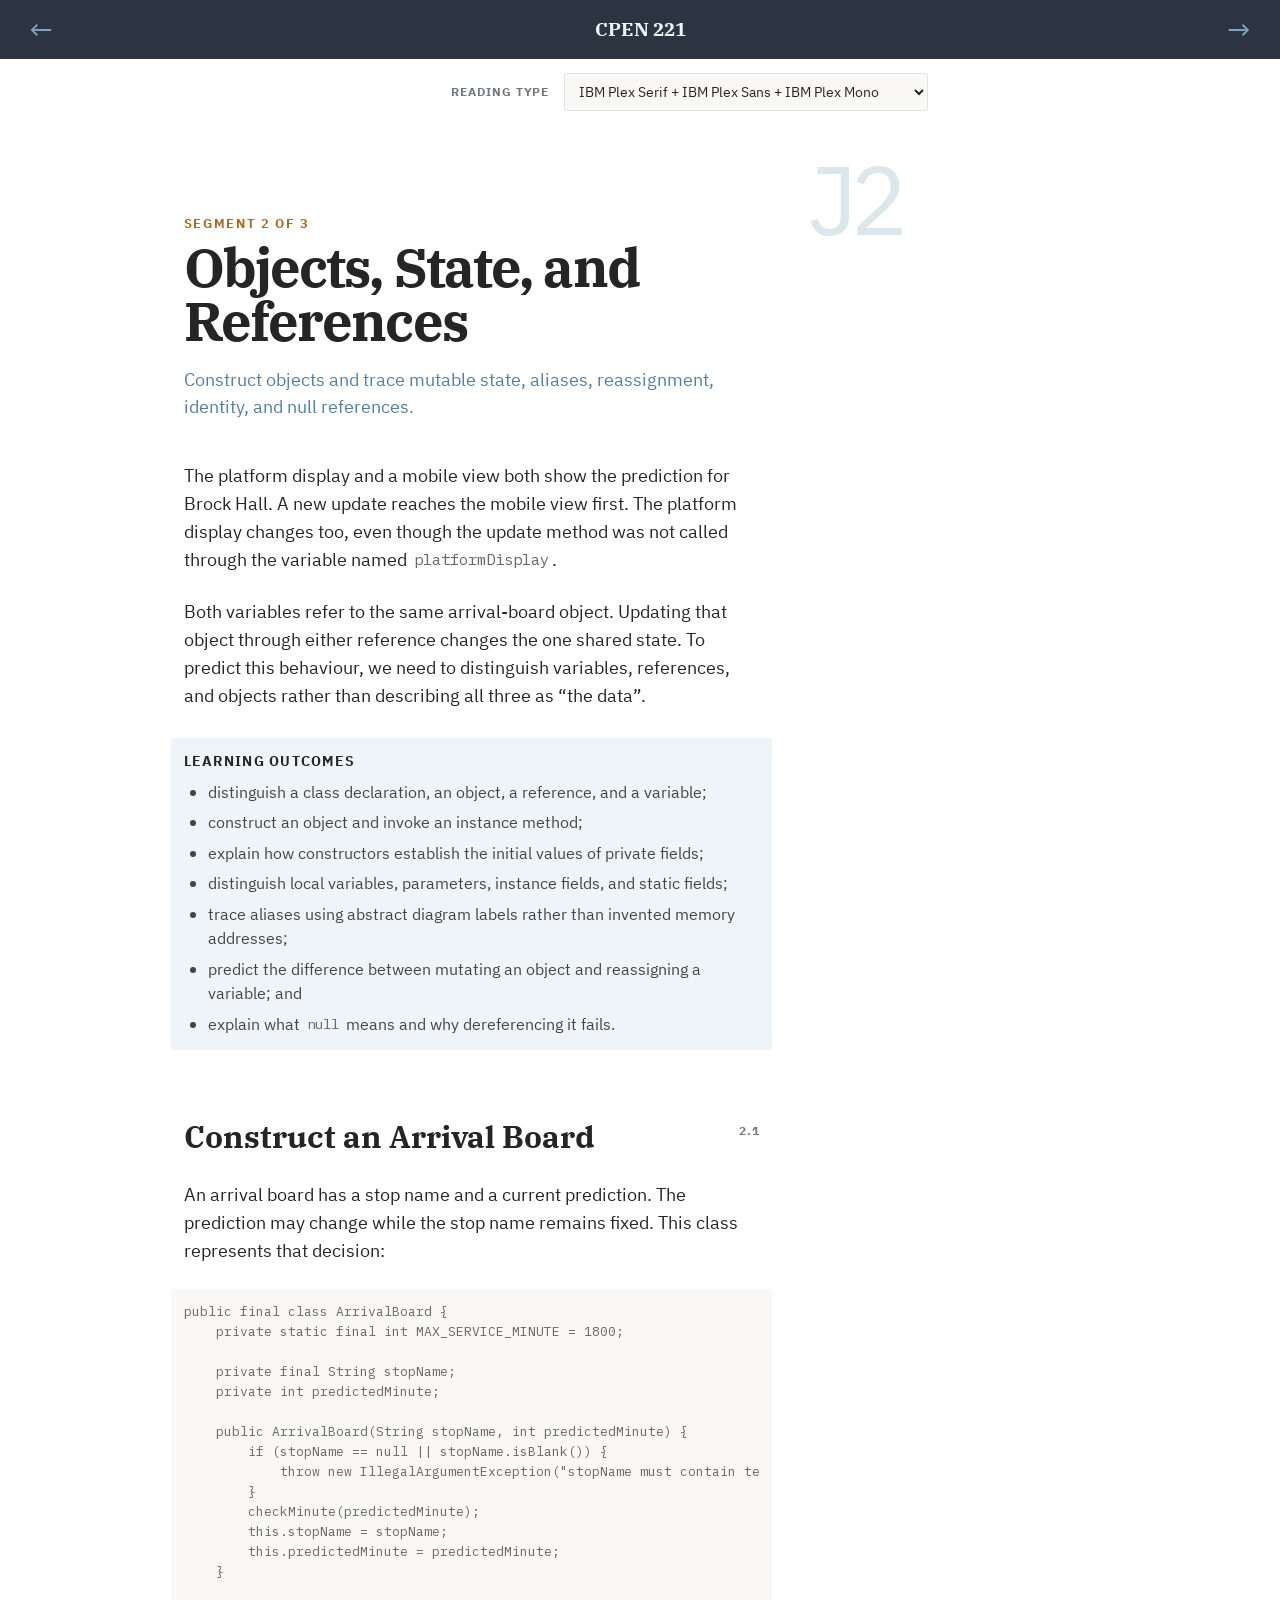
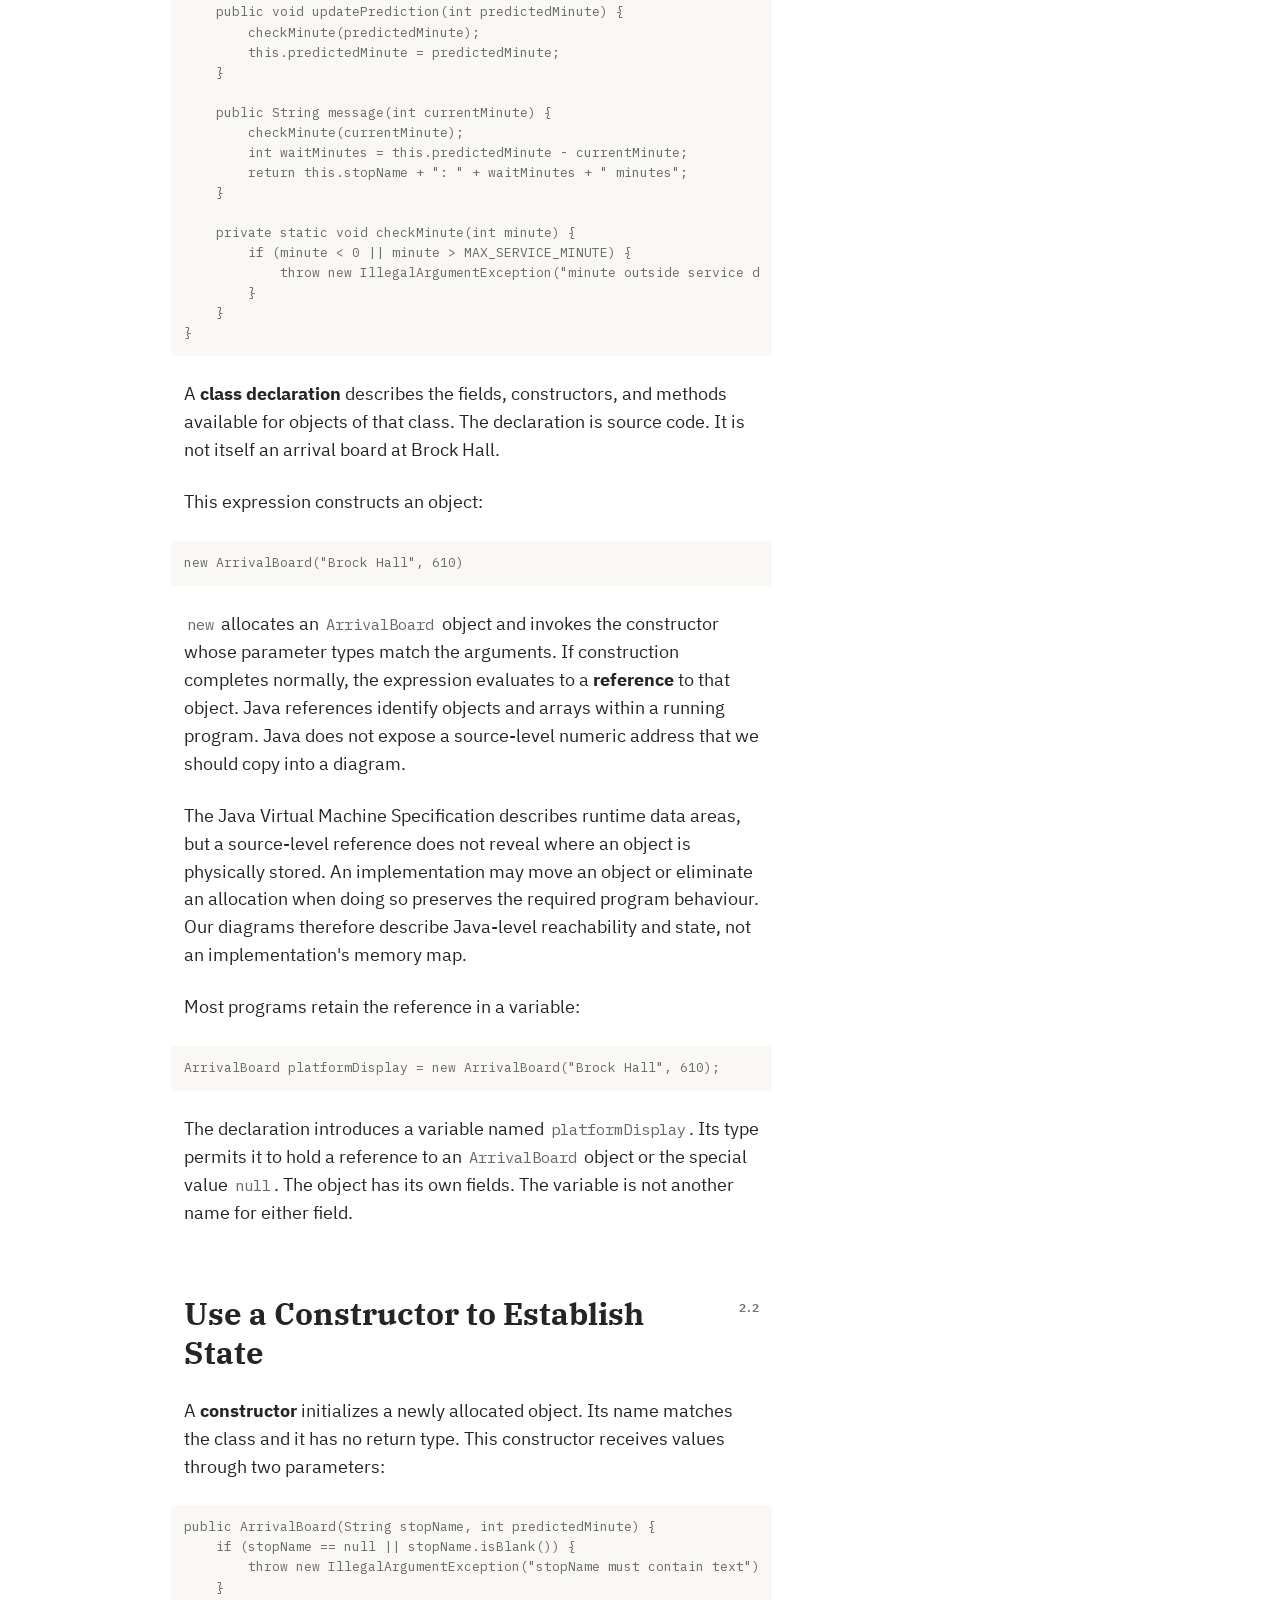
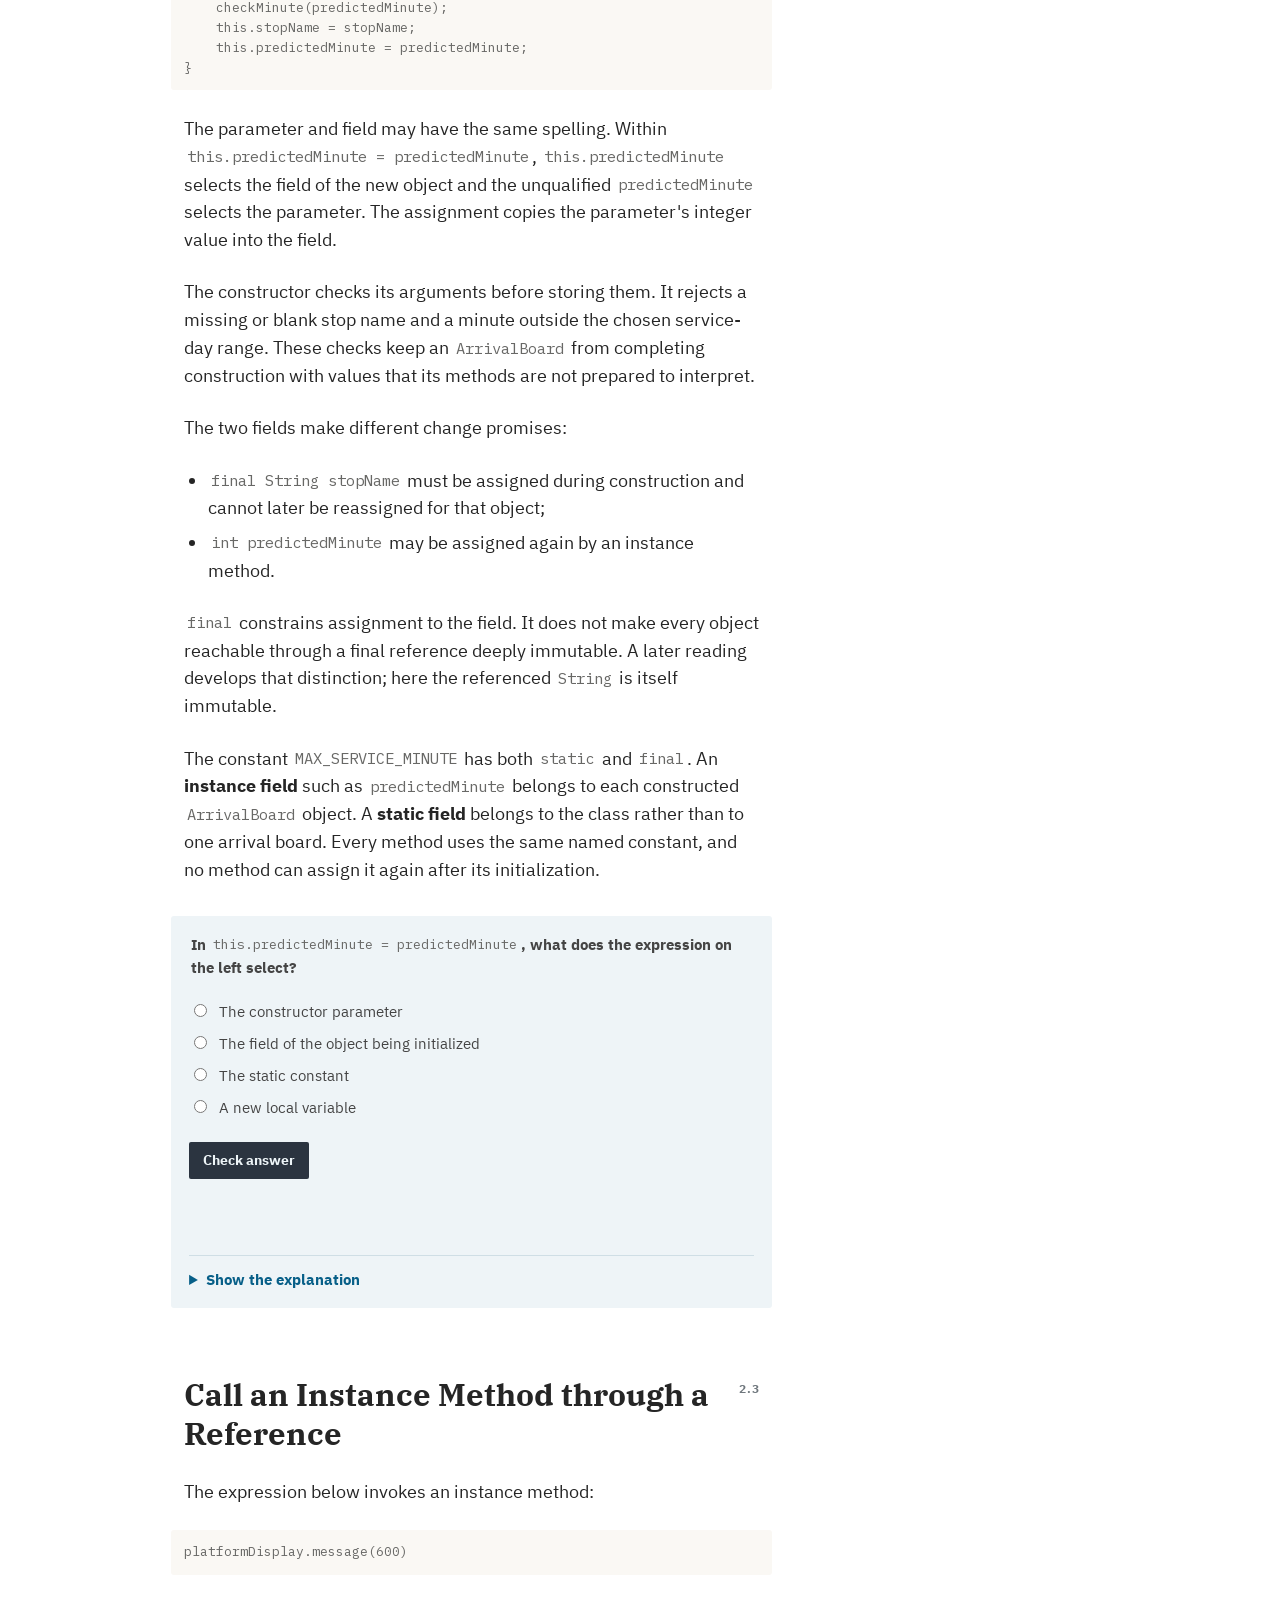
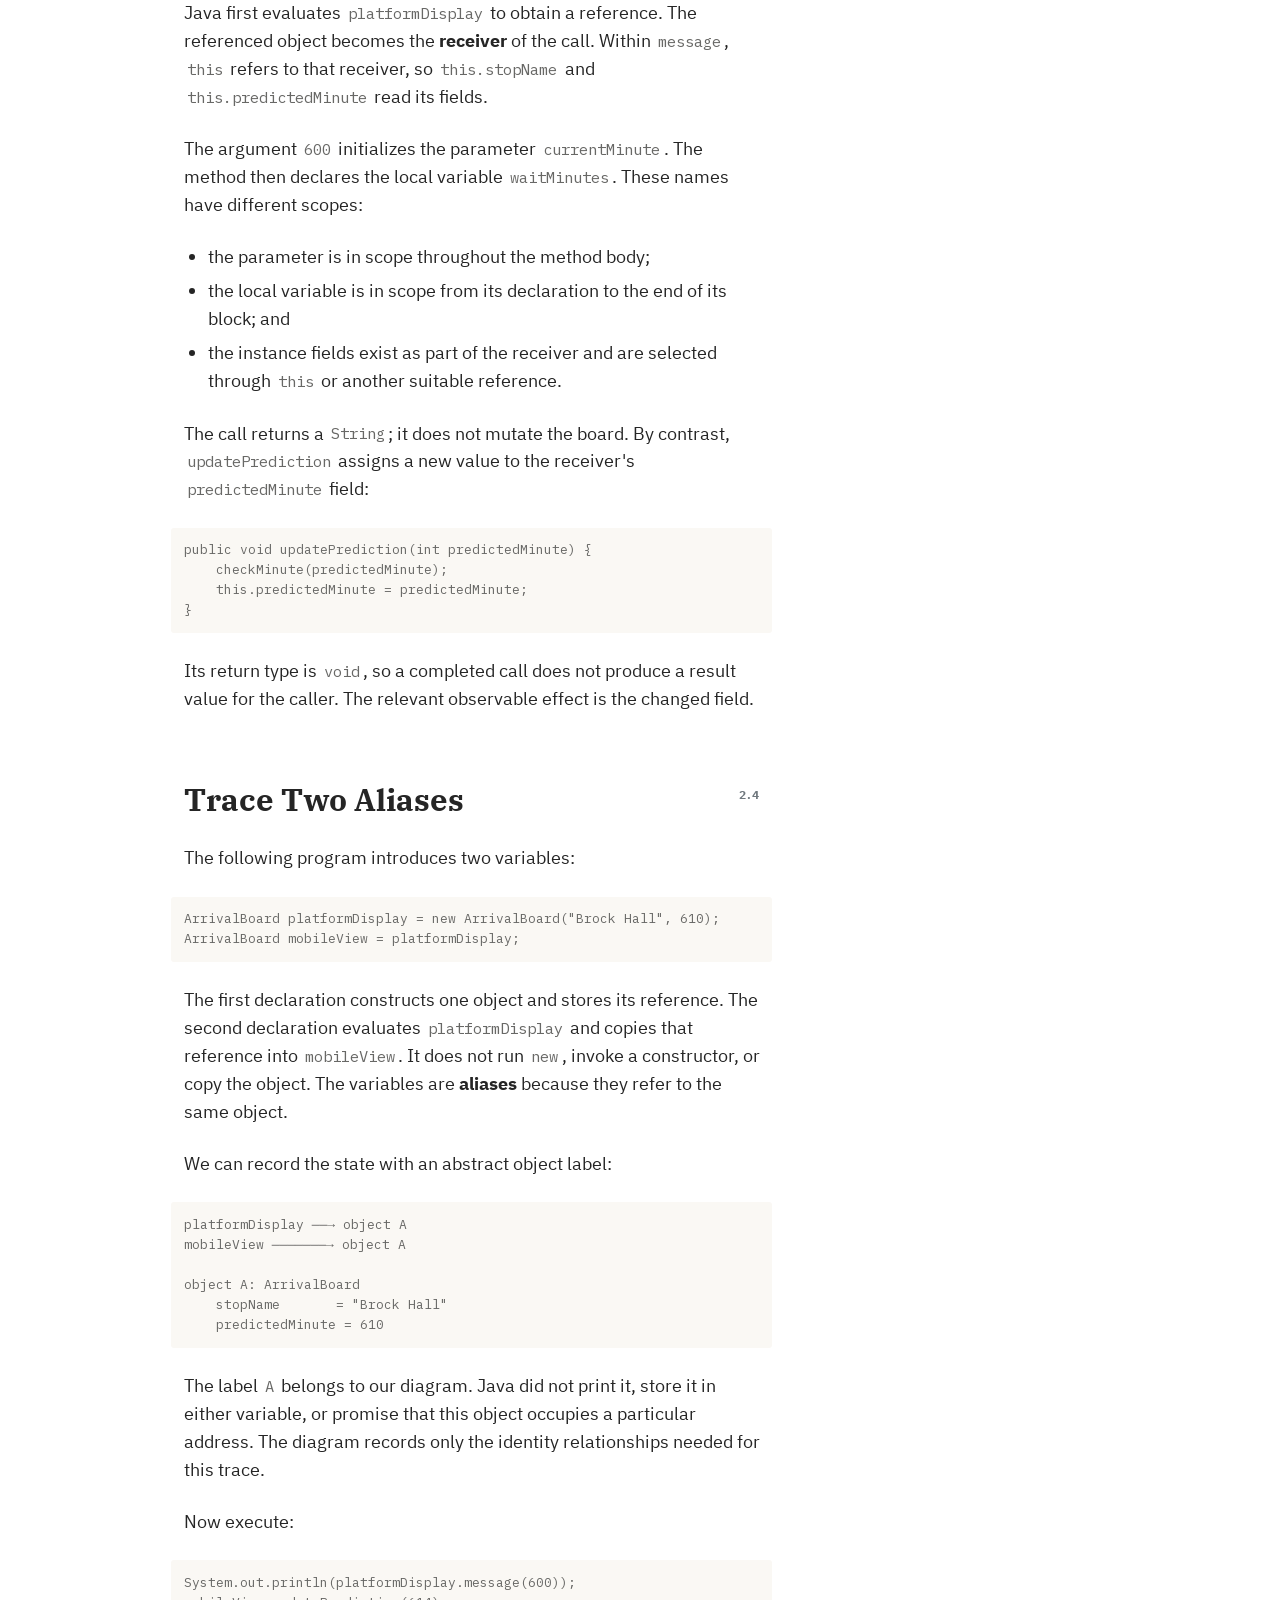
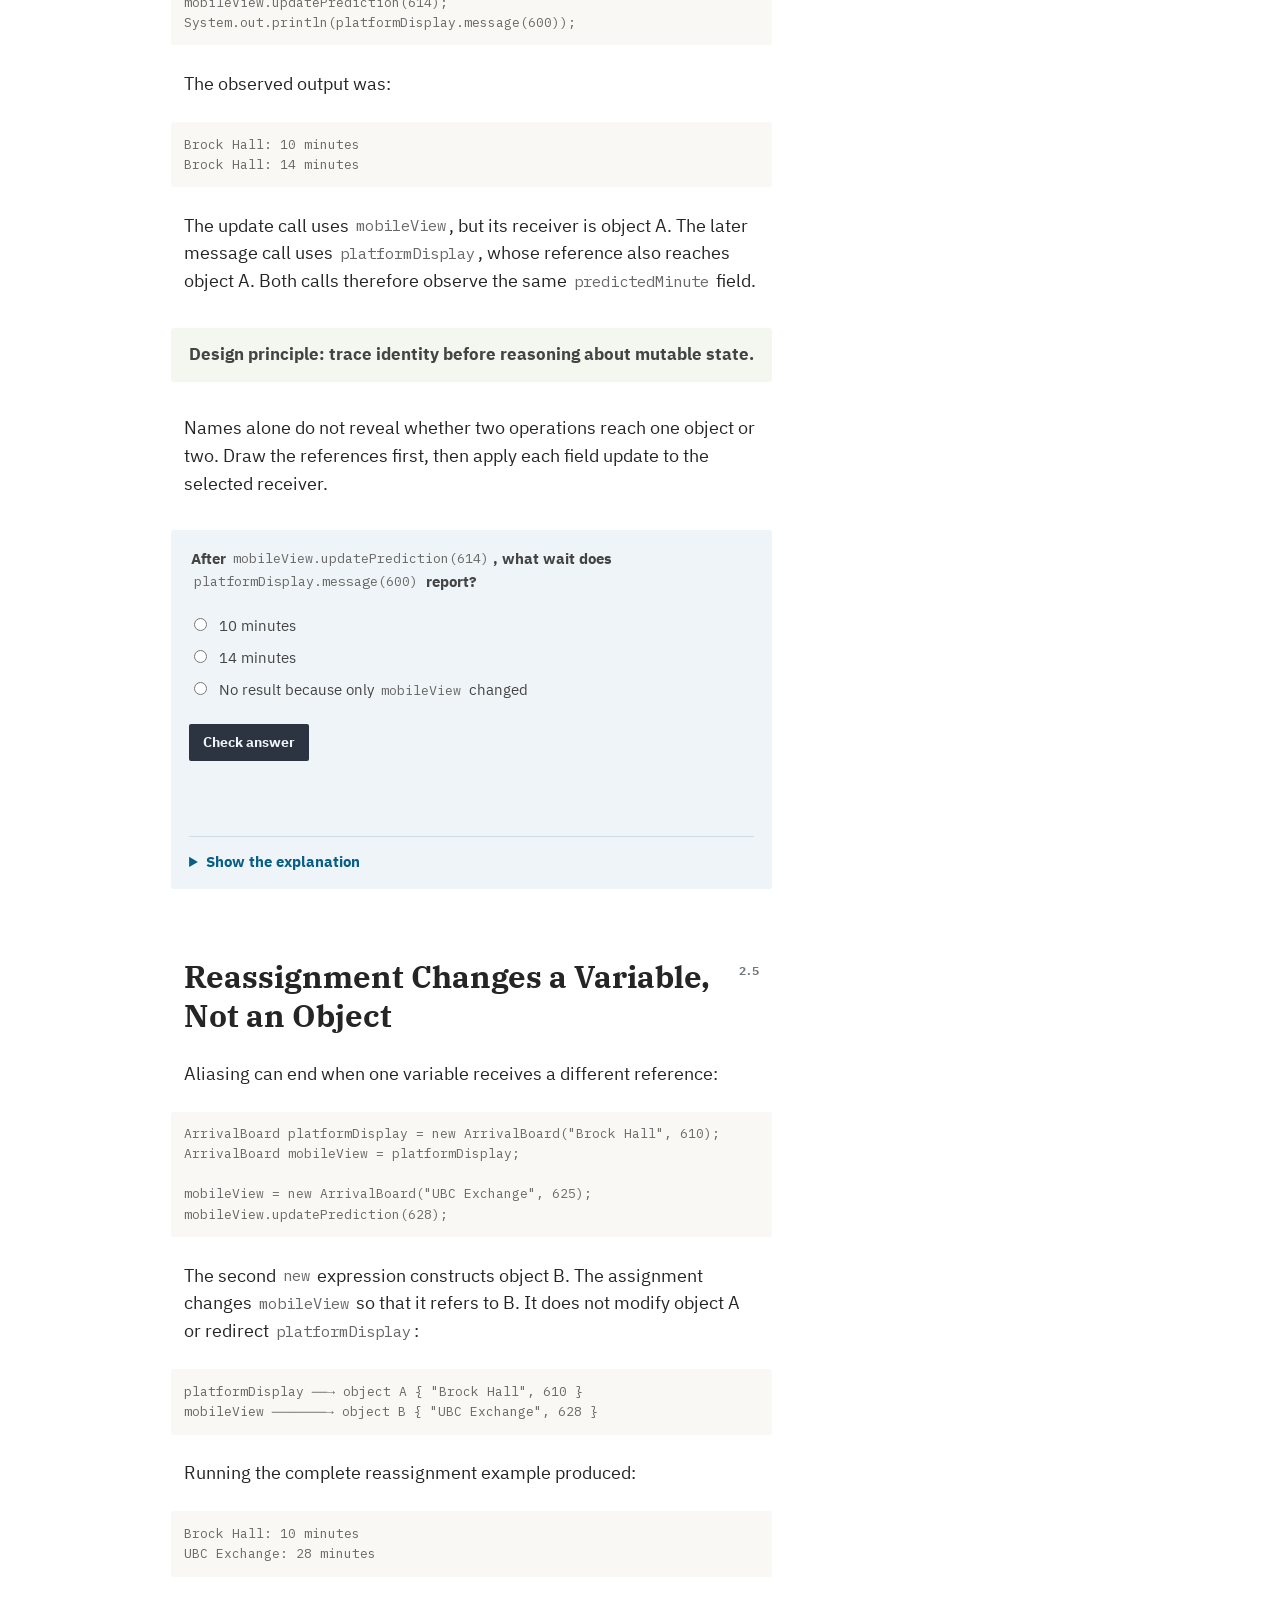
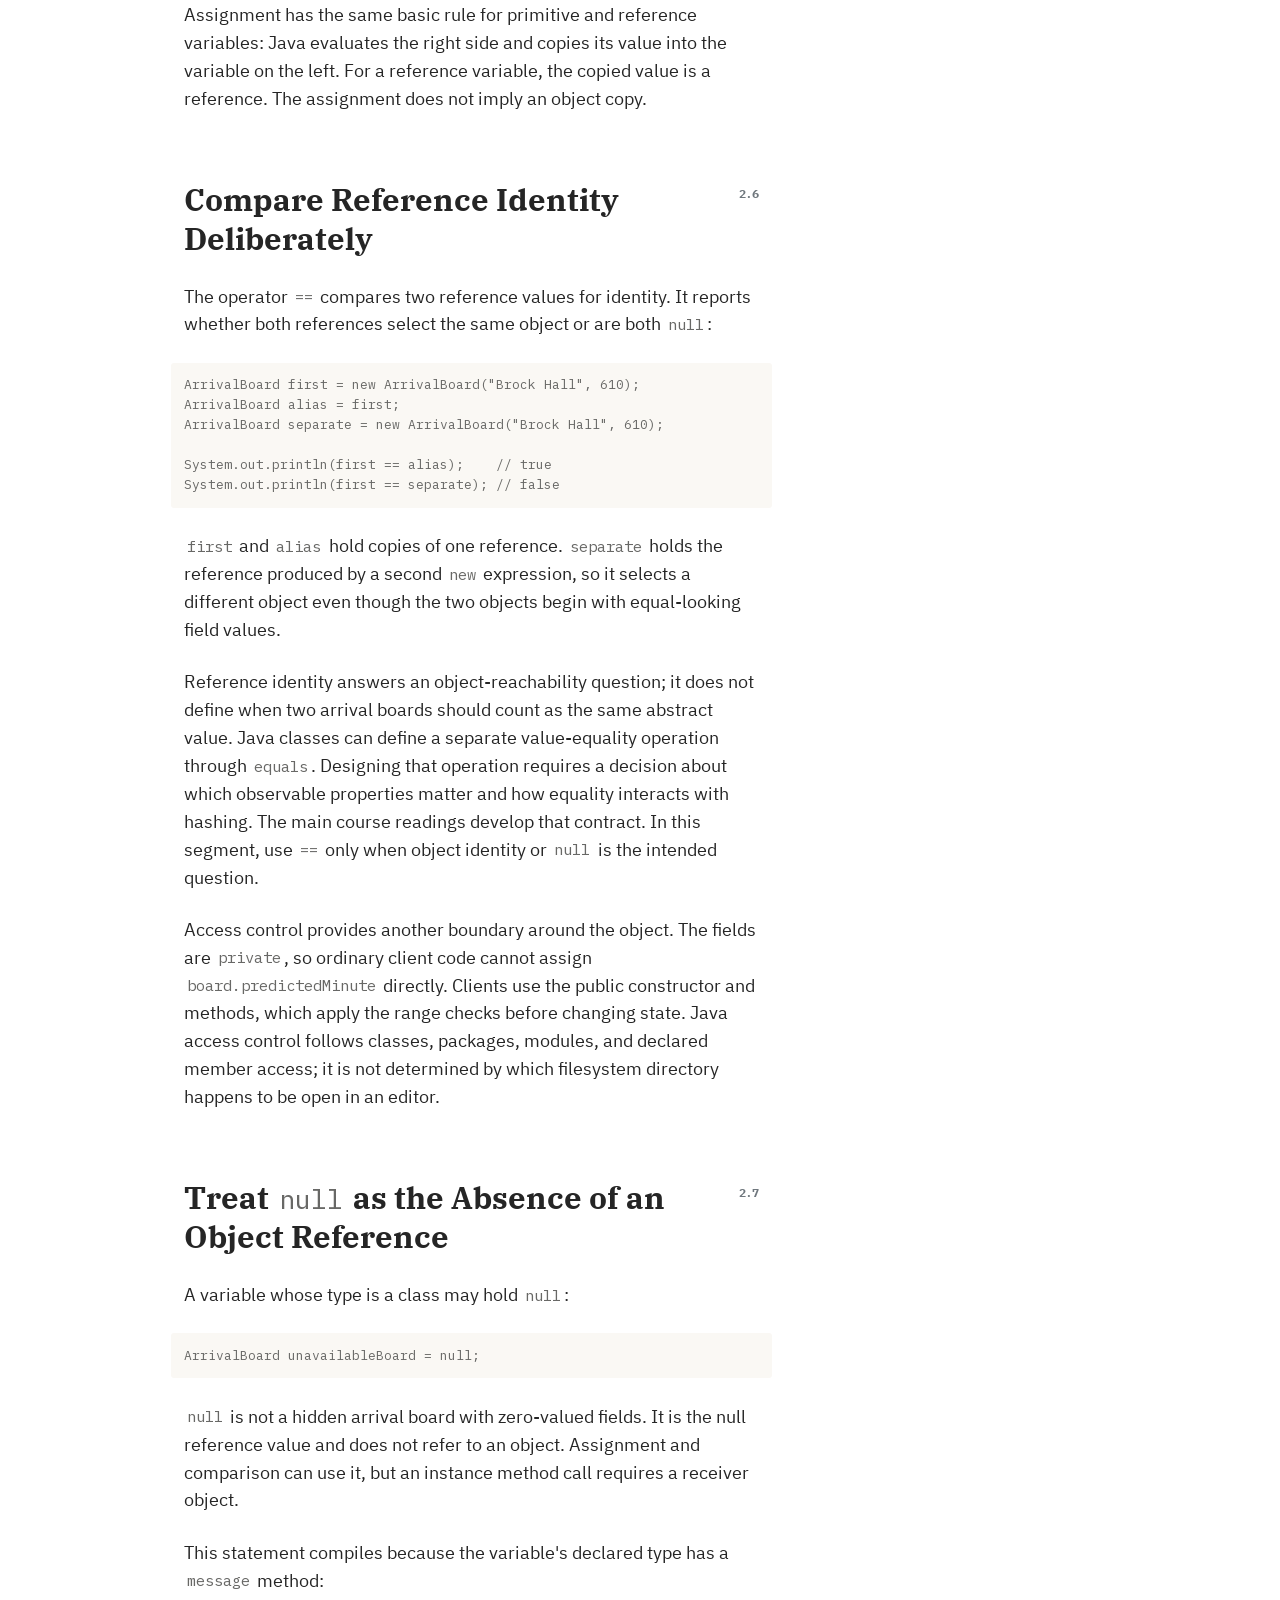
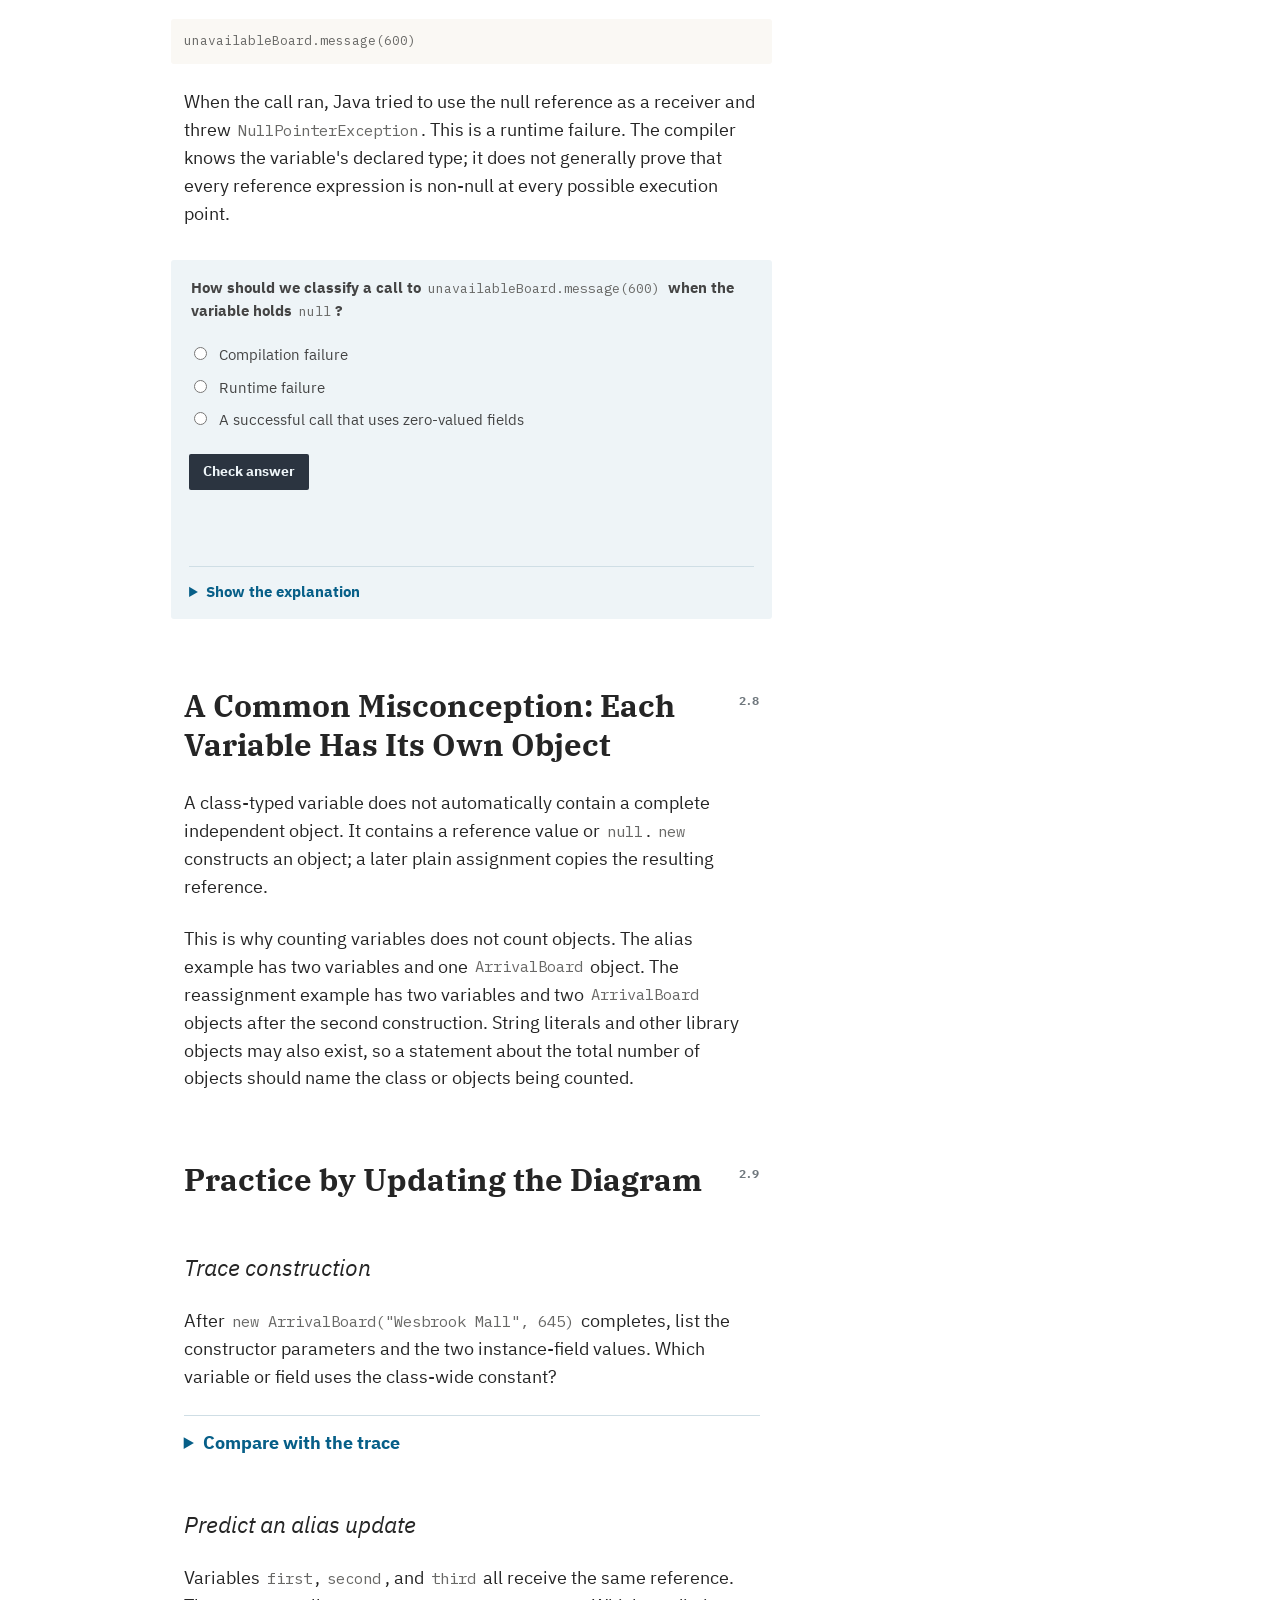
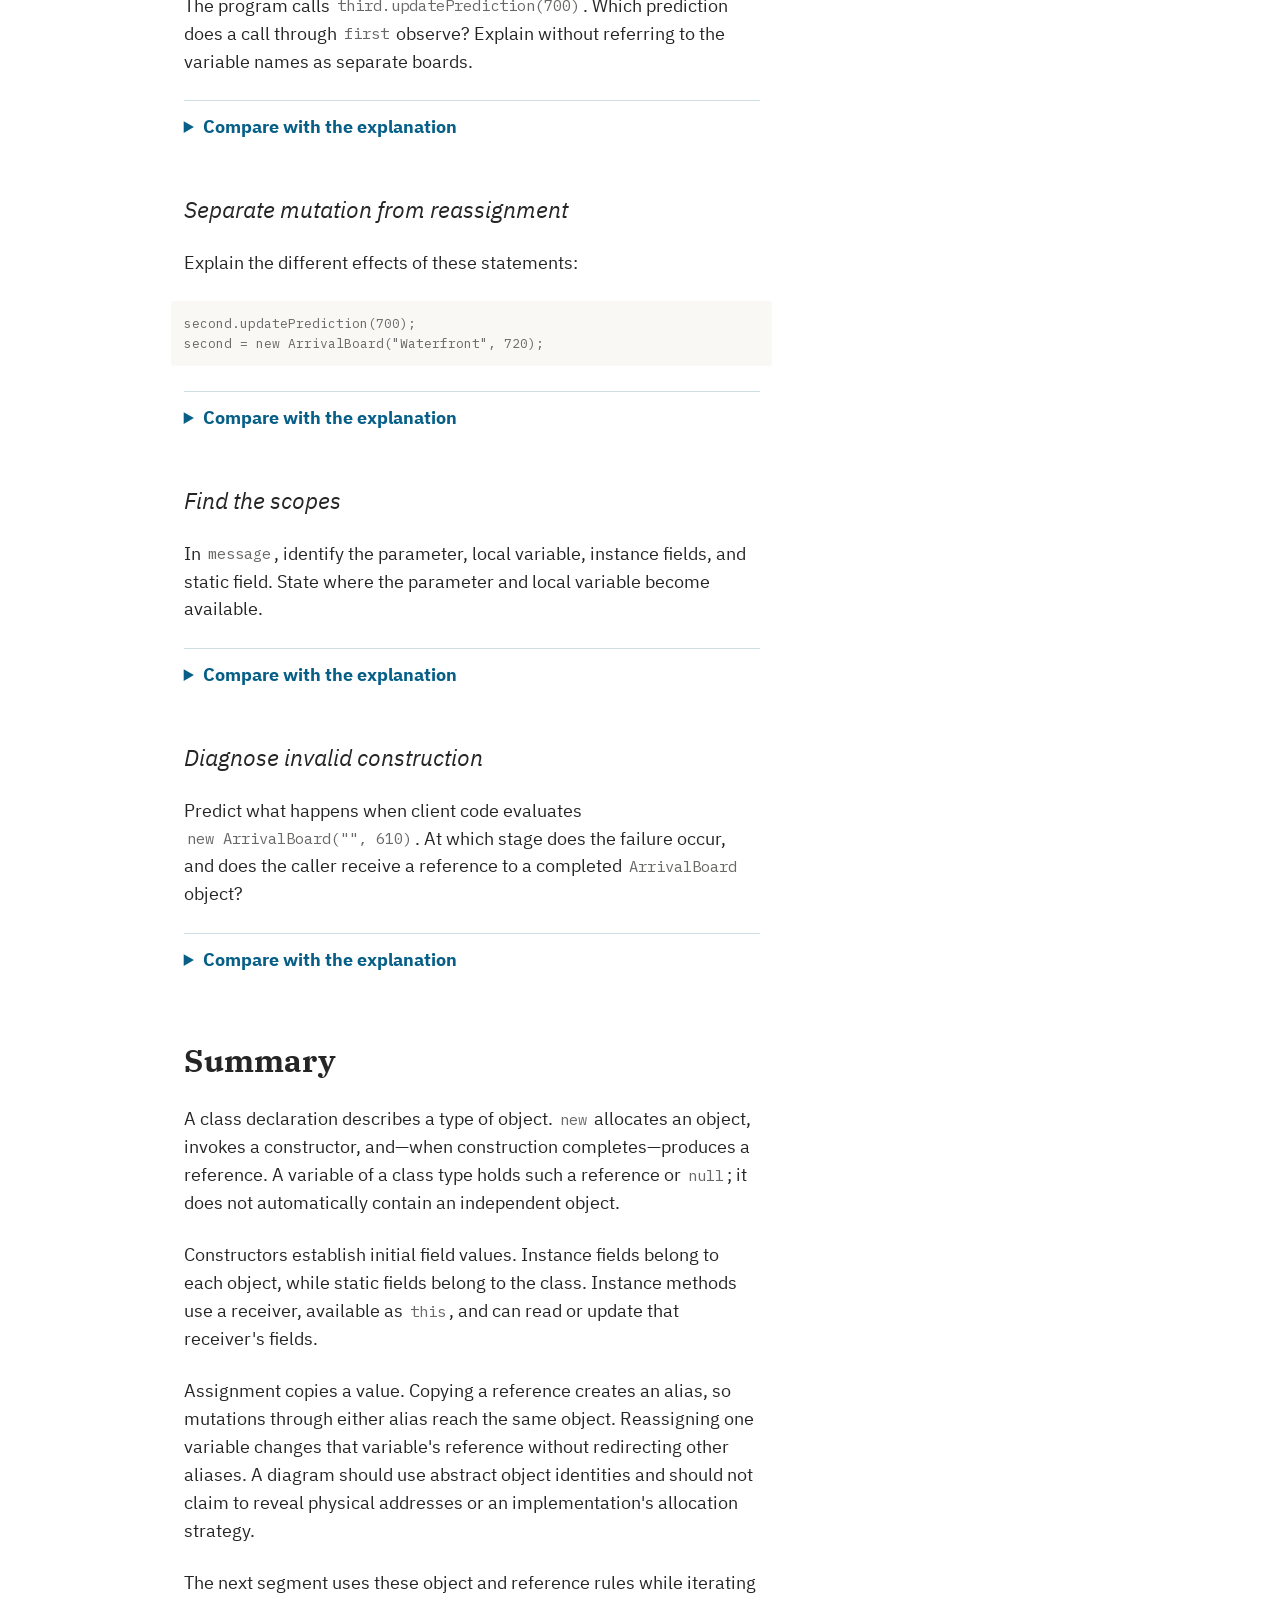
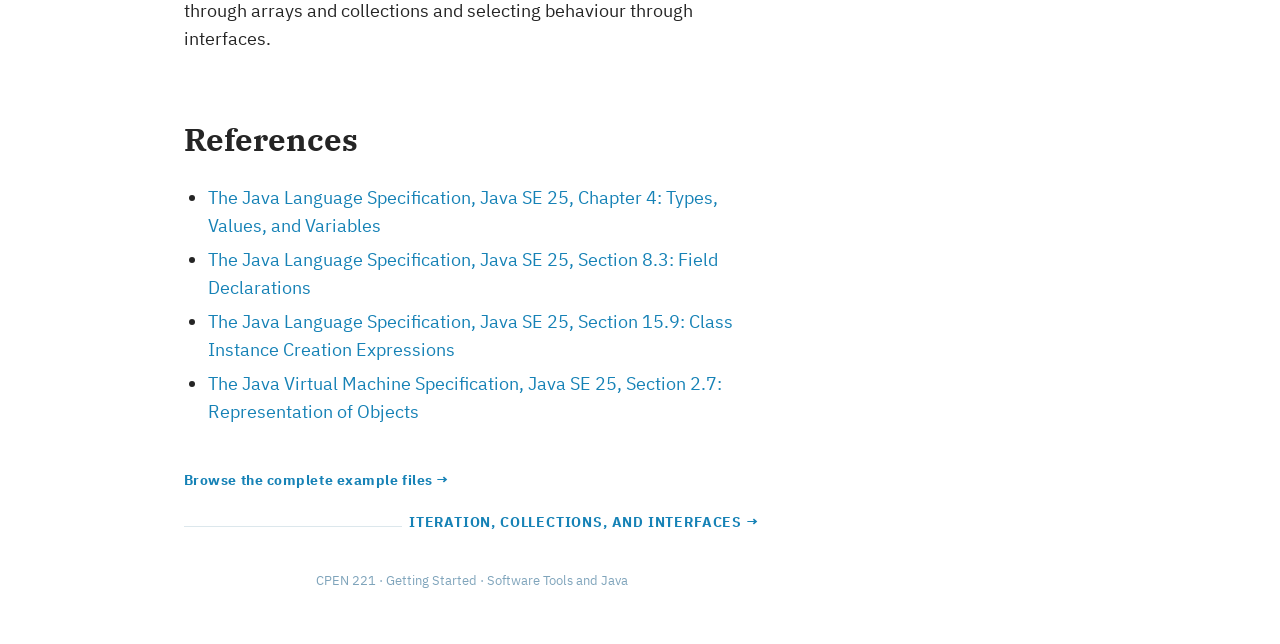
<file: site/readings/02-objects-state-and-references/index.html>
<!doctype html>
<html lang="en-CA">
<head>
  <meta charset="utf-8">
  <meta name="viewport" content="width=device-width, initial-scale=1">
  <meta name="description" content="Construct objects and trace mutable state, aliases, reassignment, identity, and null references.">
  <title>Objects, State, and References · Getting Started with CPEN 221</title>
  <link rel="stylesheet" href="../../assets/css/site.css">
  <script src="../../assets/js/typeface-switcher.js"></script>
  <script defer src="../../assets/js/quick-checks.js"></script>
</head>
<body id="top">
  <!-- source-sha256: 23a5942324f1f6ece31e2b40cf9243345481d58532ba1d688020a4bc639f8709 -->
  <!-- source-file: 02-objects-state-and-references.md -->
  <a class="skip-link" href="#chapter-content">Skip to reading</a>

  <nav class="book-nav" aria-label="Reading navigation">
    <a class="wordmark" href="../../">
      <strong>CPEN 221</strong>
      <span>Getting Started</span>
    </a>
    <div class="nav-contents">
      <p class="part-label">Java foundations</p>
      <h2><a href="#top" aria-current="page">Objects, State, and References <small>J2</small></a></h2>
      <ul>
        <li><a href="#1-construct-an-arrival-board"><small>2.1</small><span>Construct an Arrival Board</span></a></li>
        <li><a href="#2-use-a-constructor-to-establish-state"><small>2.2</small><span>Use a Constructor to Establish State</span></a></li>
        <li><a href="#3-call-an-instance-method-through-a-reference"><small>2.3</small><span>Call an Instance Method through a Reference</span></a></li>
        <li><a href="#4-trace-two-aliases"><small>2.4</small><span>Trace Two Aliases</span></a></li>
        <li><a href="#5-reassignment-changes-a-variable-not-an-object"><small>2.5</small><span>Reassignment Changes a Variable, Not an Object</span></a></li>
        <li><a href="#6-compare-reference-identity-deliberately"><small>2.6</small><span>Compare Reference Identity Deliberately</span></a></li>
        <li><a href="#7-treat-null-as-the-absence-of-an-object-reference"><small>2.7</small><span>Treat null as the Absence of an Object Reference</span></a></li>
        <li><a href="#8-a-common-misconception-each-variable-has-its-own-object"><small>2.8</small><span>A Common Misconception: Each Variable Has Its Own Object</span></a></li>
        <li><a href="#9-practice-by-updating-the-diagram"><small>2.9</small><span>Practice by Updating the Diagram</span></a></li>
        <li><a href="#summary"><small>§</small><span>Summary</span></a></li>
      </ul>
      <div class="prev-next">
        <a href="../01-running-java-programs/">← Previous</a>
        <a href="../../">Up</a>
        <a href="../03-iteration-collections-and-interfaces/">Next →</a>
      </div>
    </div>
  </nav>

  <nav class="book-nav-mobile" aria-label="Compact reading navigation">
    <a class="mobile-arrow" href="../01-running-java-programs/" aria-label="Previous: Running Java Programs">←</a>
    <a class="mobile-title" href="../../">CPEN 221</a>
    <a class="mobile-arrow" href="../03-iteration-collections-and-interfaces/" aria-label="Next: Iteration, Collections, and Interfaces">→</a>
  </nav>

  <div class="typeface-tools">
    <label>
      <span>Reading type</span>
      <select data-typeface-picker aria-label="Reading typeface combination">
        <option value="plex">IBM Plex Serif + IBM Plex Sans + IBM Plex Mono</option>
        <option value="google-sans">Google Sans Flex + Google Sans Code</option>
      </select>
    </label>
  </div>

  <main id="chapter-content" class="page">
    <article class="chapter">
      <div class="chapter-number" aria-hidden="true">J2</div>
      <header class="chapter-header">
        <p class="chapter-kicker">Segment 2 of 3</p>
        <h1>Objects, State, and References</h1>
        <p class="lede">Construct objects and trace mutable state, aliases, reassignment, identity, and null references.</p>
      </header>
<p>The platform display and a mobile view both show the prediction for Brock Hall. A new update reaches the mobile view first. The platform display changes too, even though the update method was not called through the variable named <code>platformDisplay</code>.</p>
<p>Both variables refer to the same arrival-board object. Updating that object through either reference changes the one shared state. To predict this behaviour, we need to distinguish variables, references, and objects rather than describing all three as “the data”.</p>
<section class="learning-outcomes" aria-labelledby="learning-outcomes"><h2 id="learning-outcomes"><a href="#learning-outcomes">Learning outcomes</a></h2><ul>
<li>distinguish a class declaration, an object, a reference, and a variable;</li>
<li>construct an object and invoke an instance method;</li>
<li>explain how constructors establish the initial values of private fields;</li>
<li>distinguish local variables, parameters, instance fields, and static fields;</li>
<li>trace aliases using abstract diagram labels rather than invented memory addresses;</li>
<li>predict the difference between mutating an object and reassigning a variable; and</li>
<li>explain what <code>null</code> means and why dereferencing it fails.</li>
</ul></section>
<h2 id="1-construct-an-arrival-board"><a href="#1-construct-an-arrival-board"><span class="section-number">2.1</span>Construct an Arrival Board</a></h2>
<p>An arrival board has a stop name and a current prediction. The prediction may change while the stop name remains fixed. This class represents that decision:</p>
<div class="code-block"><pre class="java"><code>public final class ArrivalBoard {
    private static final int MAX_SERVICE_MINUTE = 1800;

    private final String stopName;
    private int predictedMinute;

    public ArrivalBoard(String stopName, int predictedMinute) {
        if (stopName == null || stopName.isBlank()) {
            throw new IllegalArgumentException(&quot;stopName must contain text&quot;);
        }
        checkMinute(predictedMinute);
        this.stopName = stopName;
        this.predictedMinute = predictedMinute;
    }

    public void updatePrediction(int predictedMinute) {
        checkMinute(predictedMinute);
        this.predictedMinute = predictedMinute;
    }

    public String message(int currentMinute) {
        checkMinute(currentMinute);
        int waitMinutes = this.predictedMinute - currentMinute;
        return this.stopName + &quot;: &quot; + waitMinutes + &quot; minutes&quot;;
    }

    private static void checkMinute(int minute) {
        if (minute &lt; 0 || minute &gt; MAX_SERVICE_MINUTE) {
            throw new IllegalArgumentException(&quot;minute outside service day&quot;);
        }
    }
}</code></pre></div>
<p>A <strong>class declaration</strong> describes the fields, constructors, and methods available for objects of that class. The declaration is source code. It is not itself an arrival board at Brock Hall.</p>
<p>This expression constructs an object:</p>
<div class="code-block"><pre class="java"><code>new ArrivalBoard(&quot;Brock Hall&quot;, 610)</code></pre></div>
<p><code>new</code> allocates an <code>ArrivalBoard</code> object and invokes the constructor whose parameter types match the arguments. If construction completes normally, the expression evaluates to a <strong>reference</strong> to that object. Java references identify objects and arrays within a running program. Java does not expose a source-level numeric address that we should copy into a diagram.</p>
<p>The Java Virtual Machine Specification describes runtime data areas, but a source-level reference does not reveal where an object is physically stored. An implementation may move an object or eliminate an allocation when doing so preserves the required program behaviour. Our diagrams therefore describe Java-level reachability and state, not an implementation's memory map.</p>
<p>Most programs retain the reference in a variable:</p>
<div class="code-block"><pre class="java"><code>ArrivalBoard platformDisplay = new ArrivalBoard(&quot;Brock Hall&quot;, 610);</code></pre></div>
<p>The declaration introduces a variable named <code>platformDisplay</code>. Its type permits it to hold a reference to an <code>ArrivalBoard</code> object or the special value <code>null</code>. The object has its own fields. The variable is not another name for either field.</p>
<h2 id="2-use-a-constructor-to-establish-state"><a href="#2-use-a-constructor-to-establish-state"><span class="section-number">2.2</span>Use a Constructor to Establish State</a></h2>
<p>A <strong>constructor</strong> initializes a newly allocated object. Its name matches the class and it has no return type. This constructor receives values through two parameters:</p>
<div class="code-block"><pre class="java"><code>public ArrivalBoard(String stopName, int predictedMinute) {
    if (stopName == null || stopName.isBlank()) {
        throw new IllegalArgumentException(&quot;stopName must contain text&quot;);
    }
    checkMinute(predictedMinute);
    this.stopName = stopName;
    this.predictedMinute = predictedMinute;
}</code></pre></div>
<p>The parameter and field may have the same spelling. Within <code>this.predictedMinute = predictedMinute</code>, <code>this.predictedMinute</code> selects the field of the new object and the unqualified <code>predictedMinute</code> selects the parameter. The assignment copies the parameter's integer value into the field.</p>
<p>The constructor checks its arguments before storing them. It rejects a missing or blank stop name and a minute outside the chosen service-day range. These checks keep an <code>ArrivalBoard</code> from completing construction with values that its methods are not prepared to interpret.</p>
<p>The two fields make different change promises:</p>
<ul>
<li><code>final String stopName</code> must be assigned during construction and cannot later be reassigned for that object;</li>
<li><code>int predictedMinute</code> may be assigned again by an instance method.</li>
</ul>
<p><code>final</code> constrains assignment to the field. It does not make every object reachable through a final reference deeply immutable. A later reading develops that distinction; here the referenced <code>String</code> is itself immutable.</p>
<p>The constant <code>MAX_SERVICE_MINUTE</code> has both <code>static</code> and <code>final</code>. An <strong>instance field</strong> such as <code>predictedMinute</code> belongs to each constructed <code>ArrivalBoard</code> object. A <strong>static field</strong> belongs to the class rather than to one arrival board. Every method uses the same named constant, and no method can assign it again after its initialization.</p>
<form class="quick-check" data-quick-check data-answer="field">
<fieldset>
<legend>In <code>this.predictedMinute = predictedMinute</code>, what does the expression on the left select?</legend>
<label><input type="radio" name="this-selection" value="parameter"> The constructor parameter</label>
<label><input type="radio" name="this-selection" value="field"> The field of the object being initialized</label>
<label><input type="radio" name="this-selection" value="static"> The static constant</label>
<label><input type="radio" name="this-selection" value="local"> A new local variable</label>
</fieldset>
<details class="quick-check-explanation">
<summary>Show the explanation</summary>
<p><code>this</code> refers to the receiver object for the constructor call. The qualified name selects that object's field; the unqualified name on the right selects the parameter.</p>
</details>
</form>

<h2 id="3-call-an-instance-method-through-a-reference"><a href="#3-call-an-instance-method-through-a-reference"><span class="section-number">2.3</span>Call an Instance Method through a Reference</a></h2>
<p>The expression below invokes an instance method:</p>
<div class="code-block"><pre class="java"><code>platformDisplay.message(600)</code></pre></div>
<p>Java first evaluates <code>platformDisplay</code> to obtain a reference. The referenced object becomes the <strong>receiver</strong> of the call. Within <code>message</code>, <code>this</code> refers to that receiver, so <code>this.stopName</code> and <code>this.predictedMinute</code> read its fields.</p>
<p>The argument <code>600</code> initializes the parameter <code>currentMinute</code>. The method then declares the local variable <code>waitMinutes</code>. These names have different scopes:</p>
<ul>
<li>the parameter is in scope throughout the method body;</li>
<li>the local variable is in scope from its declaration to the end of its block; and</li>
<li>the instance fields exist as part of the receiver and are selected through <code>this</code> or another suitable reference.</li>
</ul>
<p>The call returns a <code>String</code>; it does not mutate the board. By contrast, <code>updatePrediction</code> assigns a new value to the receiver's <code>predictedMinute</code> field:</p>
<div class="code-block"><pre class="java"><code>public void updatePrediction(int predictedMinute) {
    checkMinute(predictedMinute);
    this.predictedMinute = predictedMinute;
}</code></pre></div>
<p>Its return type is <code>void</code>, so a completed call does not produce a result value for the caller. The relevant observable effect is the changed field.</p>
<h2 id="4-trace-two-aliases"><a href="#4-trace-two-aliases"><span class="section-number">2.4</span>Trace Two Aliases</a></h2>
<p>The following program introduces two variables:</p>
<div class="code-block"><pre class="java"><code>ArrivalBoard platformDisplay = new ArrivalBoard(&quot;Brock Hall&quot;, 610);
ArrivalBoard mobileView = platformDisplay;</code></pre></div>
<p>The first declaration constructs one object and stores its reference. The second declaration evaluates <code>platformDisplay</code> and copies that reference into <code>mobileView</code>. It does not run <code>new</code>, invoke a constructor, or copy the object. The variables are <strong>aliases</strong> because they refer to the same object.</p>
<p>We can record the state with an abstract object label:</p>
<div class="code-block"><pre class="text"><code>platformDisplay ──→ object A
mobileView ───────→ object A

object A: ArrivalBoard
    stopName       = &quot;Brock Hall&quot;
    predictedMinute = 610</code></pre></div>
<p>The label <code>A</code> belongs to our diagram. Java did not print it, store it in either variable, or promise that this object occupies a particular address. The diagram records only the identity relationships needed for this trace.</p>
<p>Now execute:</p>
<div class="code-block"><pre class="java"><code>System.out.println(platformDisplay.message(600));
mobileView.updatePrediction(614);
System.out.println(platformDisplay.message(600));</code></pre></div>
<p>The observed output was:</p>
<div class="code-block"><pre class="text"><code>Brock Hall: 10 minutes
Brock Hall: 14 minutes</code></pre></div>
<p>The update call uses <code>mobileView</code>, but its receiver is object A. The later message call uses <code>platformDisplay</code>, whose reference also reaches object A. Both calls therefore observe the same <code>predictedMinute</code> field.</p>
<blockquote class="design-note"><p><strong>Design principle: trace identity before reasoning about mutable state.</strong></p>
</blockquote>
<p>Names alone do not reveal whether two operations reach one object or two. Draw the references first, then apply each field update to the selected receiver.</p>
<form class="quick-check" data-quick-check data-answer="fourteen">
<fieldset>
<legend>After <code>mobileView.updatePrediction(614)</code>, what wait does <code>platformDisplay.message(600)</code> report?</legend>
<label><input type="radio" name="alias-result" value="ten"> 10 minutes</label>
<label><input type="radio" name="alias-result" value="fourteen"> 14 minutes</label>
<label><input type="radio" name="alias-result" value="none"> No result because only <code>mobileView</code> changed</label>
</fieldset>
<details class="quick-check-explanation">
<summary>Show the explanation</summary>
<p>Both variables refer to object A. The update changes object A's field to 614, so the later call computes <code>614 - 600</code>.</p>
</details>
</form>

<h2 id="5-reassignment-changes-a-variable-not-an-object"><a href="#5-reassignment-changes-a-variable-not-an-object"><span class="section-number">2.5</span>Reassignment Changes a Variable, Not an Object</a></h2>
<p>Aliasing can end when one variable receives a different reference:</p>
<div class="code-block"><pre class="java"><code>ArrivalBoard platformDisplay = new ArrivalBoard(&quot;Brock Hall&quot;, 610);
ArrivalBoard mobileView = platformDisplay;

mobileView = new ArrivalBoard(&quot;UBC Exchange&quot;, 625);
mobileView.updatePrediction(628);</code></pre></div>
<p>The second <code>new</code> expression constructs object B. The assignment changes <code>mobileView</code> so that it refers to B. It does not modify object A or redirect <code>platformDisplay</code>:</p>
<div class="code-block"><pre class="text"><code>platformDisplay ──→ object A { &quot;Brock Hall&quot;, 610 }
mobileView ───────→ object B { &quot;UBC Exchange&quot;, 628 }</code></pre></div>
<p>Running the complete reassignment example produced:</p>
<div class="code-block"><pre class="text"><code>Brock Hall: 10 minutes
UBC Exchange: 28 minutes</code></pre></div>
<p>Assignment has the same basic rule for primitive and reference variables: Java evaluates the right side and copies its value into the variable on the left. For a reference variable, the copied value is a reference. The assignment does not imply an object copy.</p>
<h2 id="6-compare-reference-identity-deliberately"><a href="#6-compare-reference-identity-deliberately"><span class="section-number">2.6</span>Compare Reference Identity Deliberately</a></h2>
<p>The operator <code>==</code> compares two reference values for identity. It reports whether both references select the same object or are both <code>null</code>:</p>
<div class="code-block"><pre class="java"><code>ArrivalBoard first = new ArrivalBoard(&quot;Brock Hall&quot;, 610);
ArrivalBoard alias = first;
ArrivalBoard separate = new ArrivalBoard(&quot;Brock Hall&quot;, 610);

System.out.println(first == alias);    // true
System.out.println(first == separate); // false</code></pre></div>
<p><code>first</code> and <code>alias</code> hold copies of one reference. <code>separate</code> holds the reference produced by a second <code>new</code> expression, so it selects a different object even though the two objects begin with equal-looking field values.</p>
<p>Reference identity answers an object-reachability question; it does not define when two arrival boards should count as the same abstract value. Java classes can define a separate value-equality operation through <code>equals</code>. Designing that operation requires a decision about which observable properties matter and how equality interacts with hashing. The main course readings develop that contract. In this segment, use <code>==</code> only when object identity or <code>null</code> is the intended question.</p>
<p>Access control provides another boundary around the object. The fields are <code>private</code>, so ordinary client code cannot assign <code>board.predictedMinute</code> directly. Clients use the public constructor and methods, which apply the range checks before changing state. Java access control follows classes, packages, modules, and declared member access; it is not determined by which filesystem directory happens to be open in an editor.</p>
<h2 id="7-treat-null-as-the-absence-of-an-object-reference"><a href="#7-treat-null-as-the-absence-of-an-object-reference"><span class="section-number">2.7</span>Treat <code>null</code> as the Absence of an Object Reference</a></h2>
<p>A variable whose type is a class may hold <code>null</code>:</p>
<div class="code-block"><pre class="java"><code>ArrivalBoard unavailableBoard = null;</code></pre></div>
<p><code>null</code> is not a hidden arrival board with zero-valued fields. It is the null reference value and does not refer to an object. Assignment and comparison can use it, but an instance method call requires a receiver object.</p>
<p>This statement compiles because the variable's declared type has a <code>message</code> method:</p>
<div class="code-block"><pre class="java"><code>unavailableBoard.message(600)</code></pre></div>
<p>When the call ran, Java tried to use the null reference as a receiver and threw <code>NullPointerException</code>. This is a runtime failure. The compiler knows the variable's declared type; it does not generally prove that every reference expression is non-null at every possible execution point.</p>
<form class="quick-check" data-quick-check data-answer="runtime">
<fieldset>
<legend>How should we classify a call to <code>unavailableBoard.message(600)</code> when the variable holds <code>null</code>?</legend>
<label><input type="radio" name="null-category" value="compilation"> Compilation failure</label>
<label><input type="radio" name="null-category" value="runtime"> Runtime failure</label>
<label><input type="radio" name="null-category" value="zero"> A successful call that uses zero-valued fields</label>
</fieldset>
<details class="quick-check-explanation">
<summary>Show the explanation</summary>
<p>The source type-checks, but no receiver object exists when the call executes. Java throws <code>NullPointerException</code>.</p>
</details>
</form>

<h2 id="8-a-common-misconception-each-variable-has-its-own-object"><a href="#8-a-common-misconception-each-variable-has-its-own-object"><span class="section-number">2.8</span>A Common Misconception: Each Variable Has Its Own Object</a></h2>
<p>A class-typed variable does not automatically contain a complete independent object. It contains a reference value or <code>null</code>. <code>new</code> constructs an object; a later plain assignment copies the resulting reference.</p>
<p>This is why counting variables does not count objects. The alias example has two variables and one <code>ArrivalBoard</code> object. The reassignment example has two variables and two <code>ArrivalBoard</code> objects after the second construction. String literals and other library objects may also exist, so a statement about the total number of objects should name the class or objects being counted.</p>
<h2 id="9-practice-by-updating-the-diagram"><a href="#9-practice-by-updating-the-diagram"><span class="section-number">2.9</span>Practice by Updating the Diagram</a></h2>
<h3 id="1-trace-construction"><a href="#1-trace-construction">Trace construction</a></h3>
<p>After <code>new ArrivalBoard("Wesbrook Mall", 645)</code> completes, list the constructor parameters and the two instance-field values. Which variable or field uses the class-wide constant?</p>
<details class="practice-explanation">
<summary>Compare with the trace</summary>
<p>The parameters initially hold <code>"Wesbrook Mall"</code> and <code>645</code>. The constructor stores those values in <code>stopName</code> and <code>predictedMinute</code>. <code>MAX_SERVICE_MINUTE</code> is a static field read by <code>checkMinute</code>; it is not copied into each board.</p>
</details>

<h3 id="2-predict-an-alias-update"><a href="#2-predict-an-alias-update">Predict an alias update</a></h3>
<p>Variables <code>first</code>, <code>second</code>, and <code>third</code> all receive the same reference. The program calls <code>third.updatePrediction(700)</code>. Which prediction does a call through <code>first</code> observe? Explain without referring to the variable names as separate boards.</p>
<details class="practice-explanation">
<summary>Compare with the explanation</summary>
<p>All three references select the same receiver object. The update assigns <code>700</code> to that object's field, so a later call through <code>first</code> observes 700.</p>
</details>

<h3 id="3-separate-mutation-from-reassignment"><a href="#3-separate-mutation-from-reassignment">Separate mutation from reassignment</a></h3>
<p>Explain the different effects of these statements:</p>
<div class="code-block"><pre class="java"><code>second.updatePrediction(700);
second = new ArrivalBoard(&quot;Waterfront&quot;, 720);</code></pre></div>
<details class="practice-explanation">
<summary>Compare with the explanation</summary>
<p>The method call mutates the object currently selected by <code>second</code>. The assignment constructs another object and changes only which reference <code>second</code> holds. Other aliases continue to refer to the earlier object.</p>
</details>

<h3 id="4-find-the-scopes"><a href="#4-find-the-scopes">Find the scopes</a></h3>
<p>In <code>message</code>, identify the parameter, local variable, instance fields, and static field. State where the parameter and local variable become available.</p>
<details class="practice-explanation">
<summary>Compare with the explanation</summary>
<p><code>currentMinute</code> is a parameter in scope throughout the method body. <code>waitMinutes</code> is a local variable in scope from its declaration to the end of the block. <code>stopName</code> and <code>predictedMinute</code> are instance fields selected from the receiver. <code>MAX_SERVICE_MINUTE</code> is static and belongs to the class.</p>
</details>

<h3 id="5-diagnose-invalid-construction"><a href="#5-diagnose-invalid-construction">Diagnose invalid construction</a></h3>
<p>Predict what happens when client code evaluates <code>new ArrivalBoard("", 610)</code>. At which stage does the failure occur, and does the caller receive a reference to a completed <code>ArrivalBoard</code> object?</p>
<details class="practice-explanation">
<summary>Compare with the explanation</summary>
<p>The source compiles. During construction, the blank-name check throws <code>IllegalArgumentException</code>. Construction does not complete normally, so the expression does not return a reference to a completed board.</p>
</details>

<h2 id="summary"><a href="#summary">Summary</a></h2>
<p>A class declaration describes a type of object. <code>new</code> allocates an object, invokes a constructor, and—when construction completes—produces a reference. A variable of a class type holds such a reference or <code>null</code>; it does not automatically contain an independent object.</p>
<p>Constructors establish initial field values. Instance fields belong to each object, while static fields belong to the class. Instance methods use a receiver, available as <code>this</code>, and can read or update that receiver's fields.</p>
<p>Assignment copies a value. Copying a reference creates an alias, so mutations through either alias reach the same object. Reassigning one variable changes that variable's reference without redirecting other aliases. A diagram should use abstract object identities and should not claim to reveal physical addresses or an implementation's allocation strategy.</p>
<p>The next segment uses these object and reference rules while iterating through arrays and collections and selecting behaviour through interfaces.</p>
<h2 id="references"><a href="#references">References</a></h2>
<ul>
<li><a href="https://docs.oracle.com/javase/specs/jls/se25/html/jls-4.html">The Java Language Specification, Java SE 25, Chapter 4: Types, Values, and Variables</a></li>
<li><a href="https://docs.oracle.com/javase/specs/jls/se25/html/jls-8.html#jls-8.3">The Java Language Specification, Java SE 25, Section 8.3: Field Declarations</a></li>
<li><a href="https://docs.oracle.com/javase/specs/jls/se25/html/jls-15.html#jls-15.9">The Java Language Specification, Java SE 25, Section 15.9: Class Instance Creation Expressions</a></li>
<li><a href="https://docs.oracle.com/javase/specs/jvms/se25/html/jvms-2.html#jvms-2.7">The Java Virtual Machine Specification, Java SE 25, Section 2.7: Representation of Objects</a></li>
</ul>
<p class="chapter-examples"><a href="../../examples/02-objects-state-and-references/">Browse the complete example files →</a></p>

      <footer class="book-footer">
        <a class="next" href="../03-iteration-collections-and-interfaces/">Iteration, Collections, and Interfaces →</a>
        CPEN 221 · Getting Started · Software Tools and Java
      </footer>
    </article>
  </main>
</body>
</html>
</file>
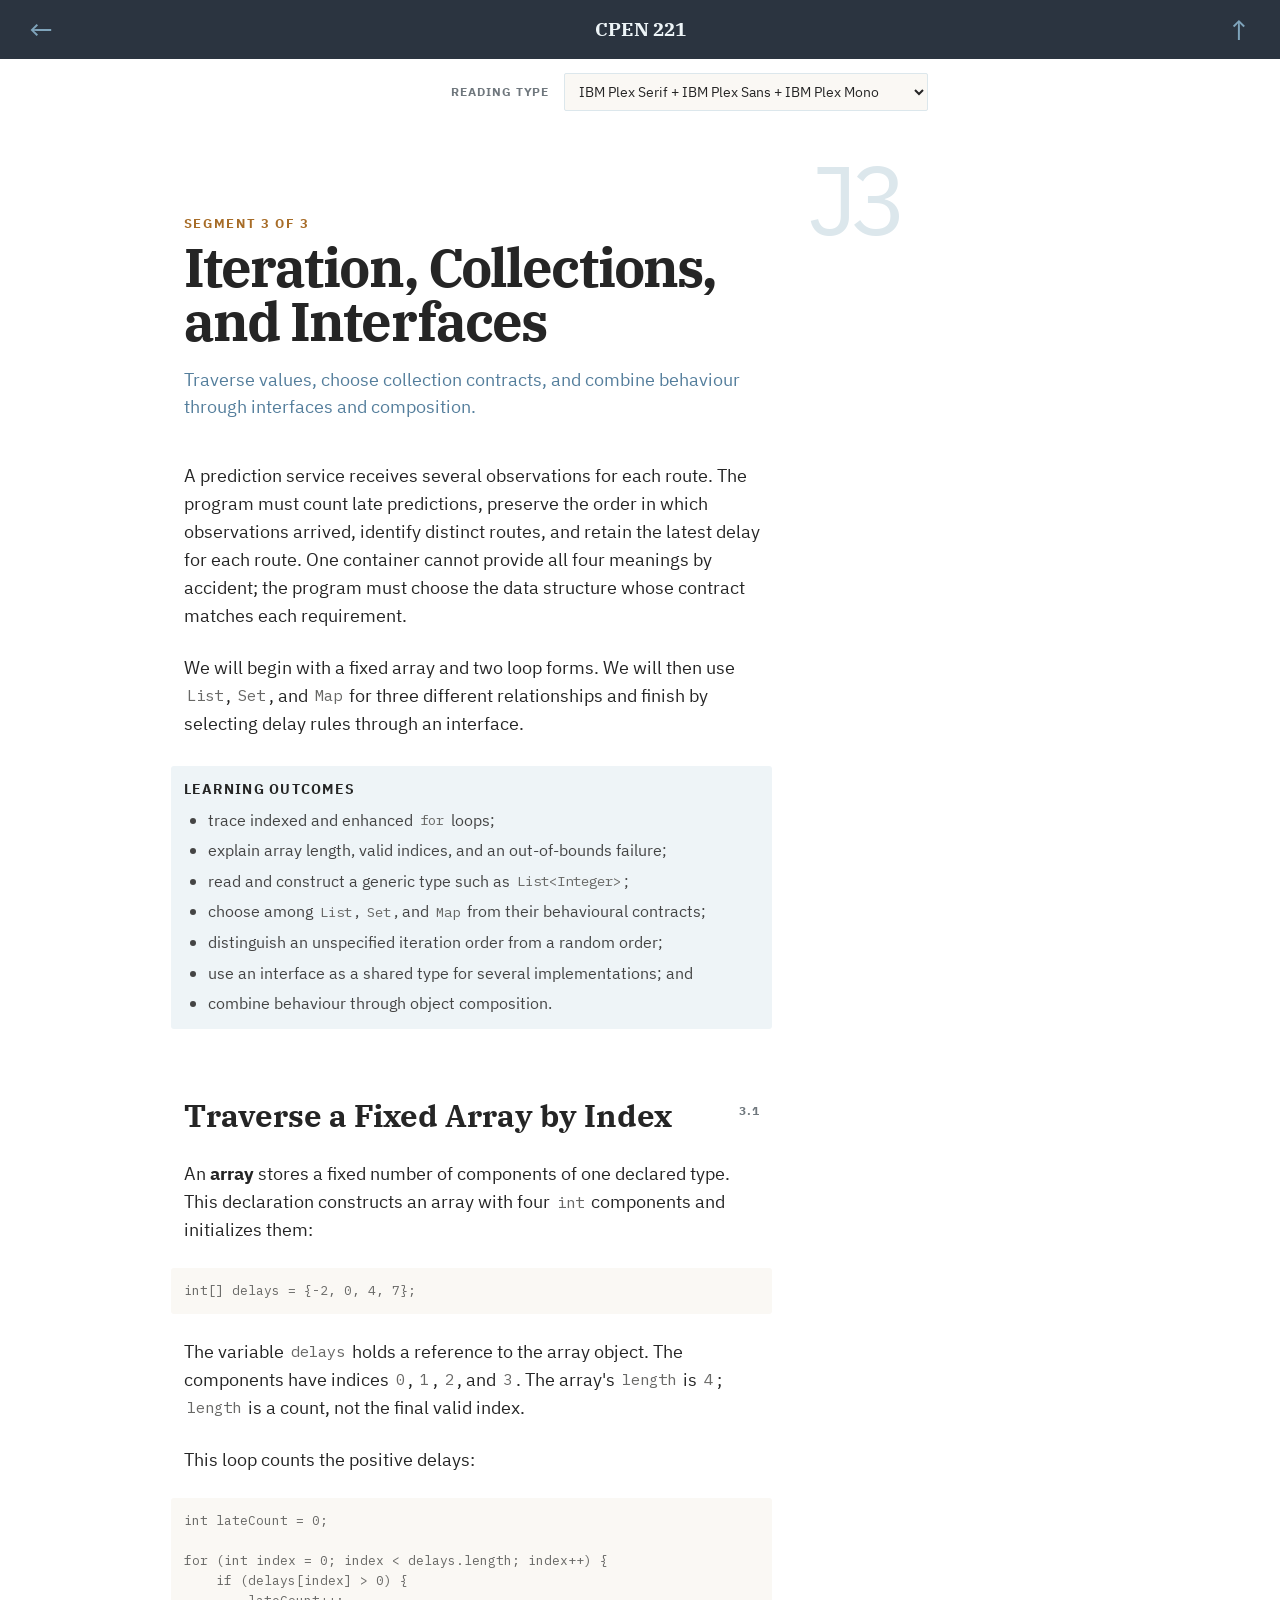
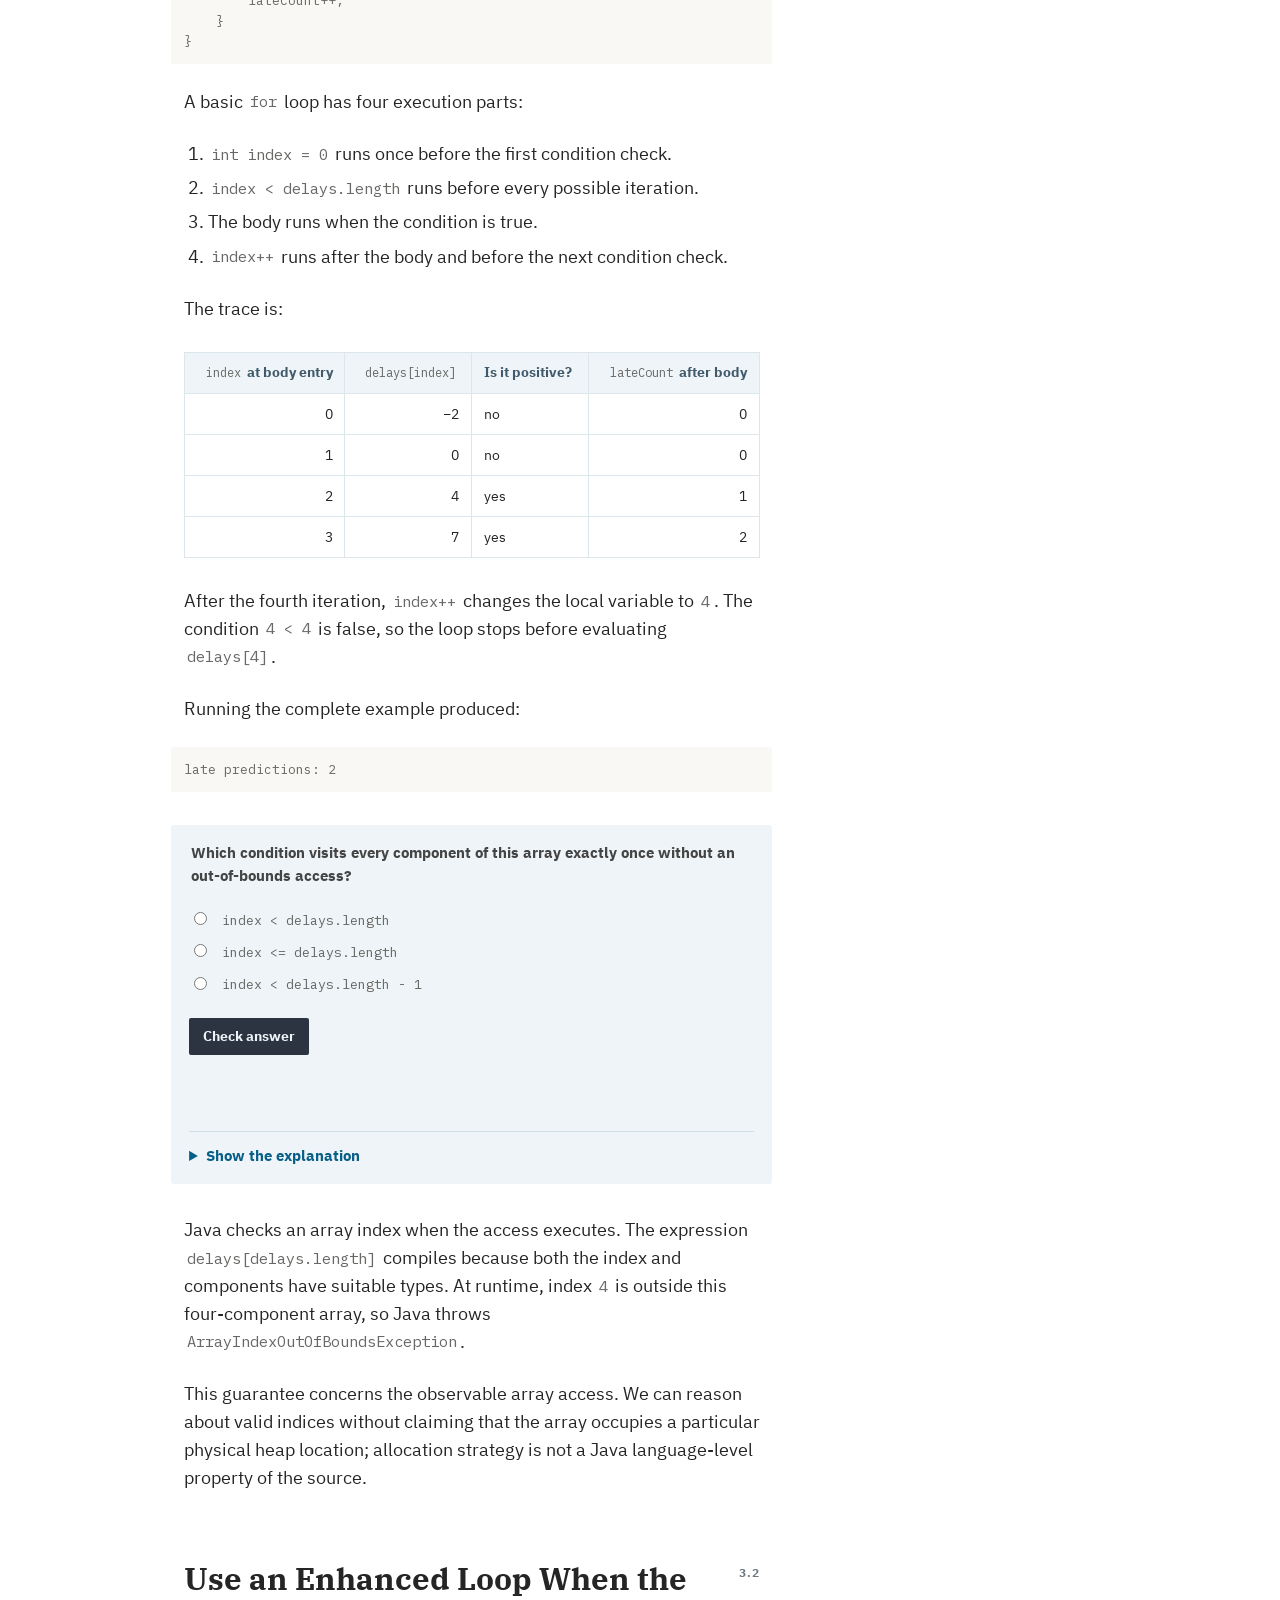
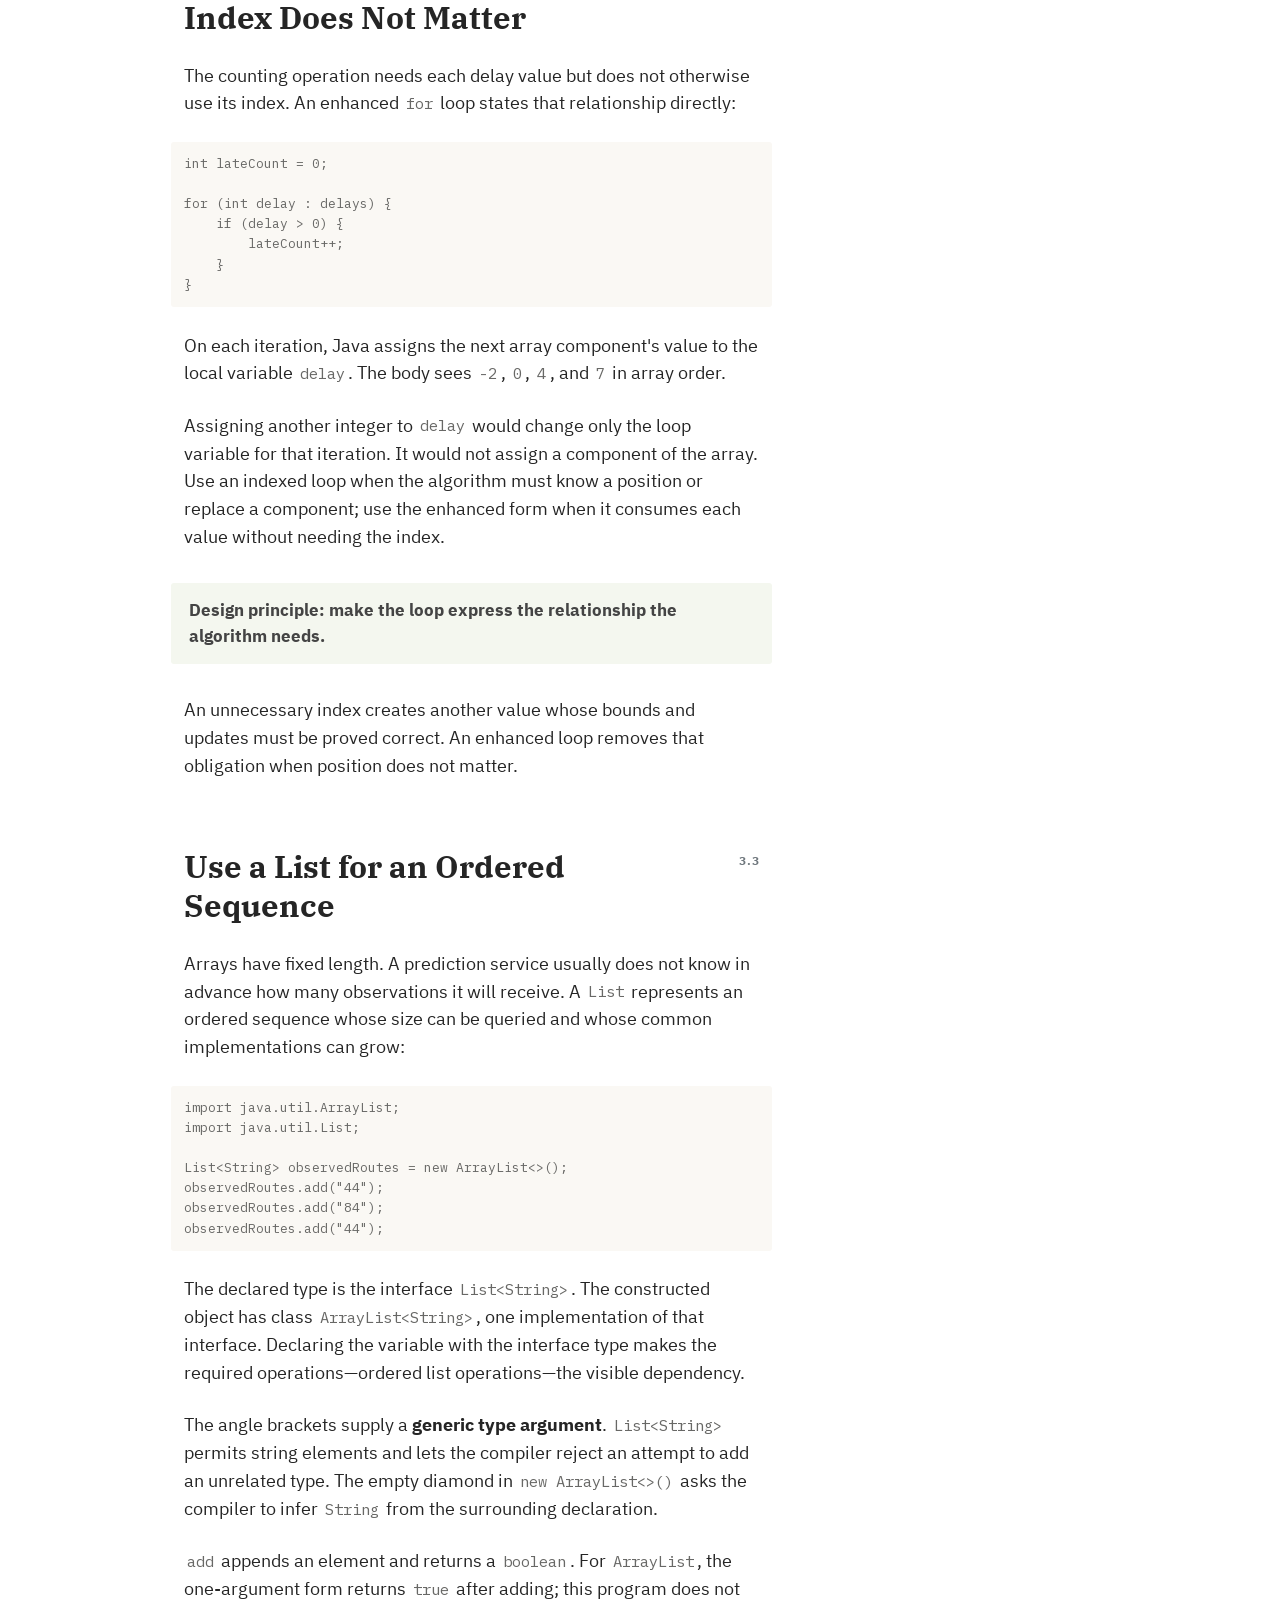
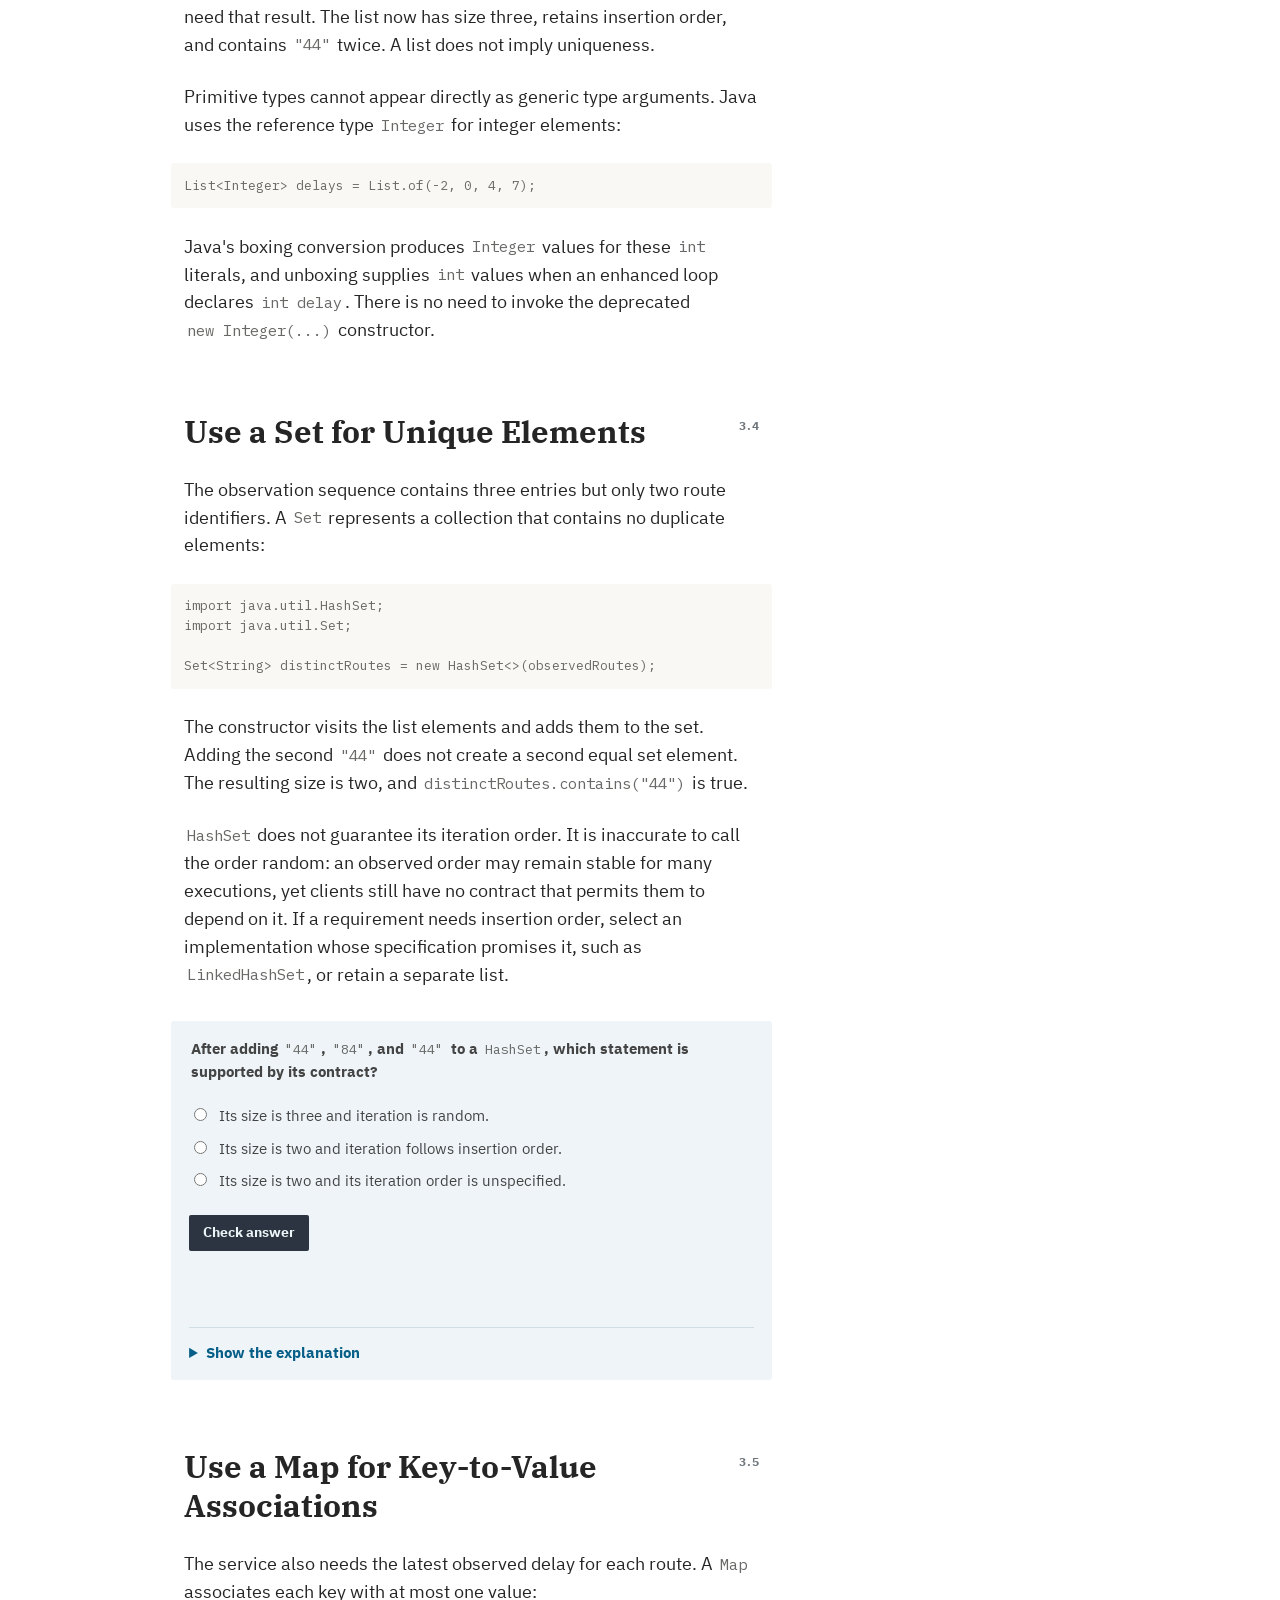
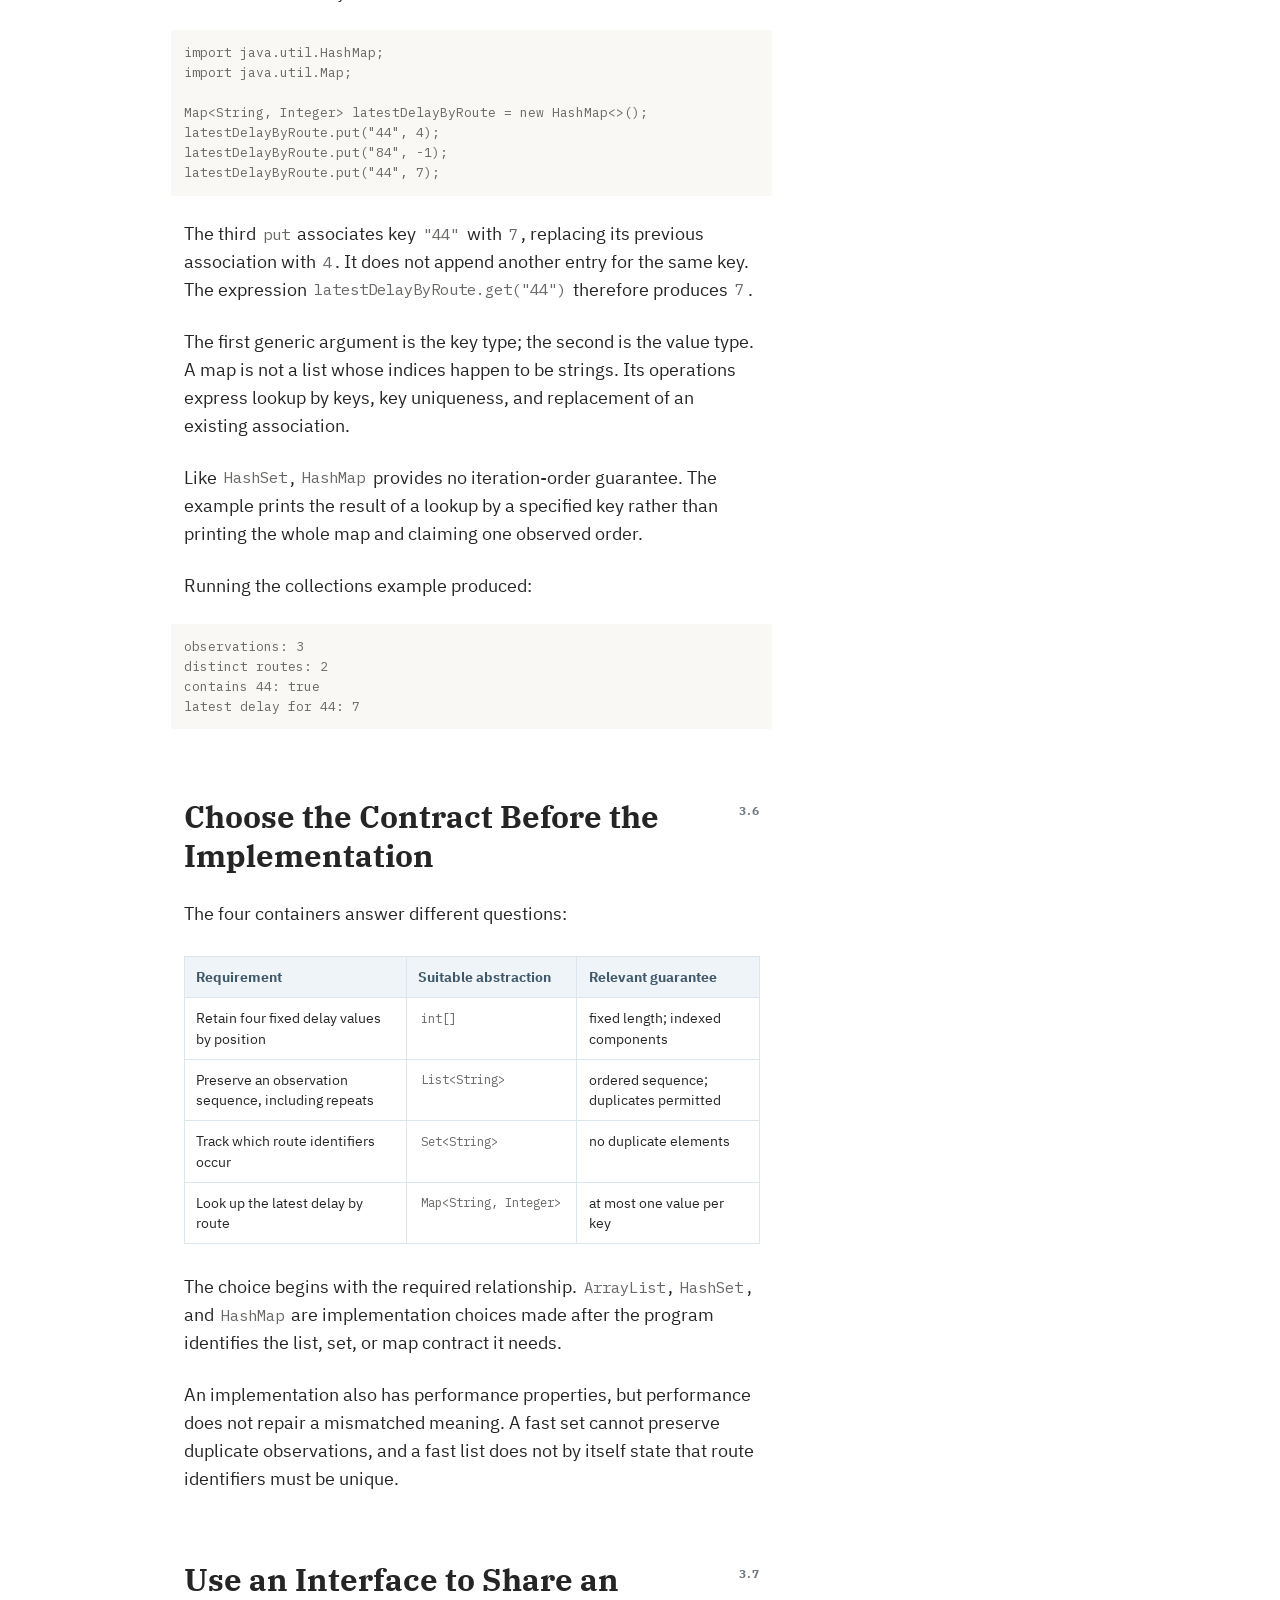
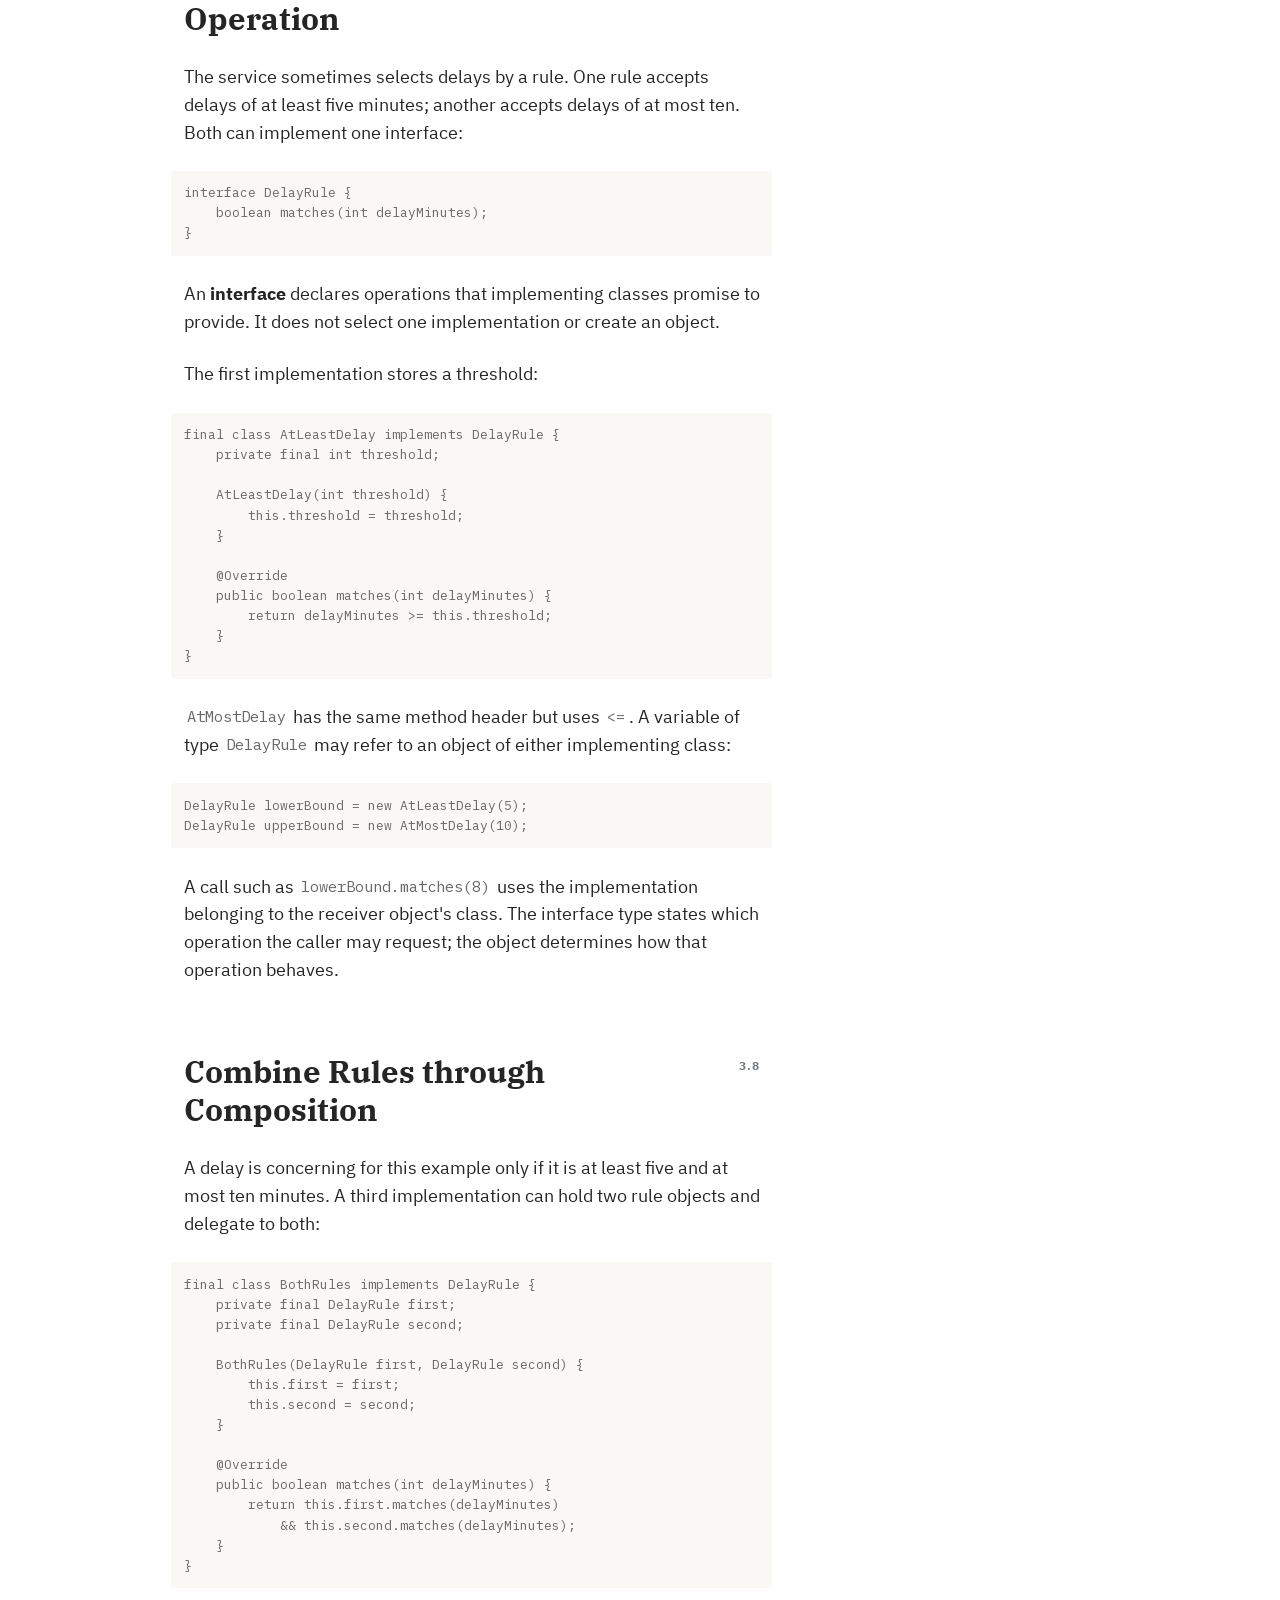
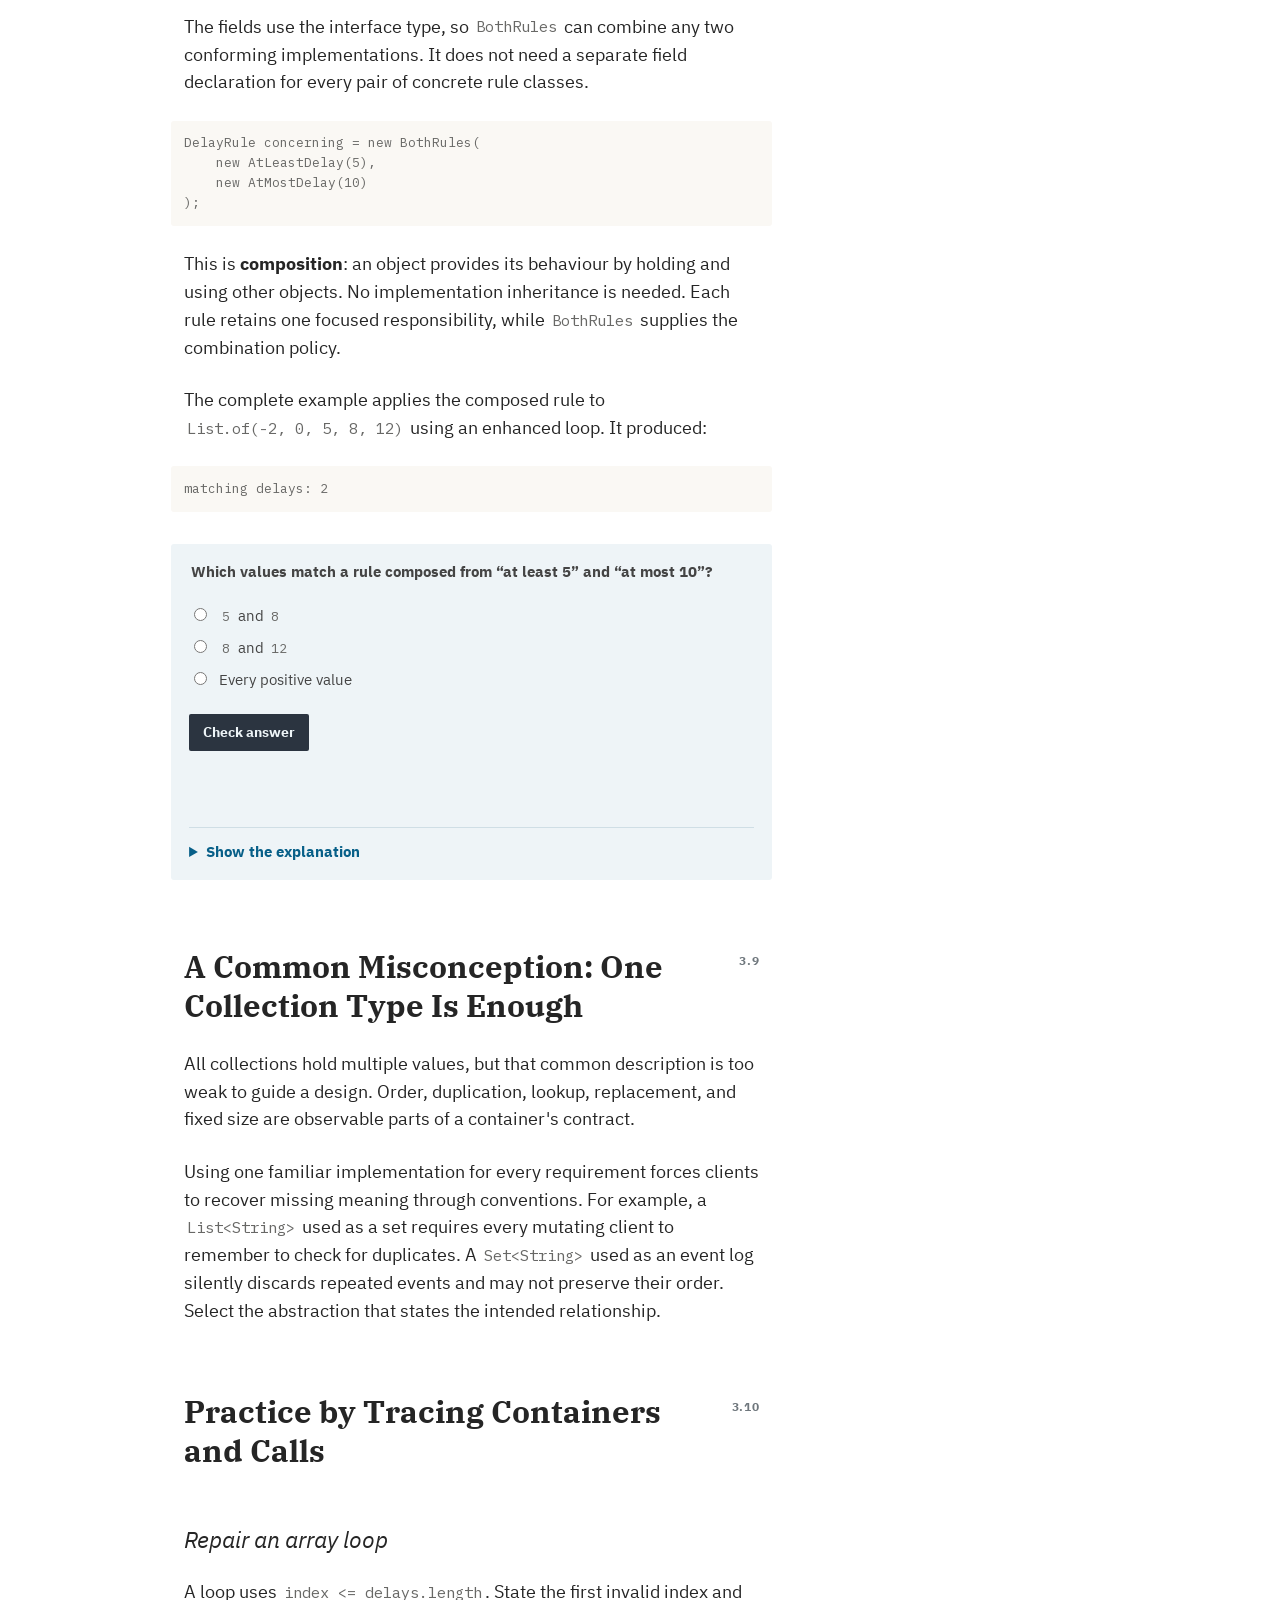
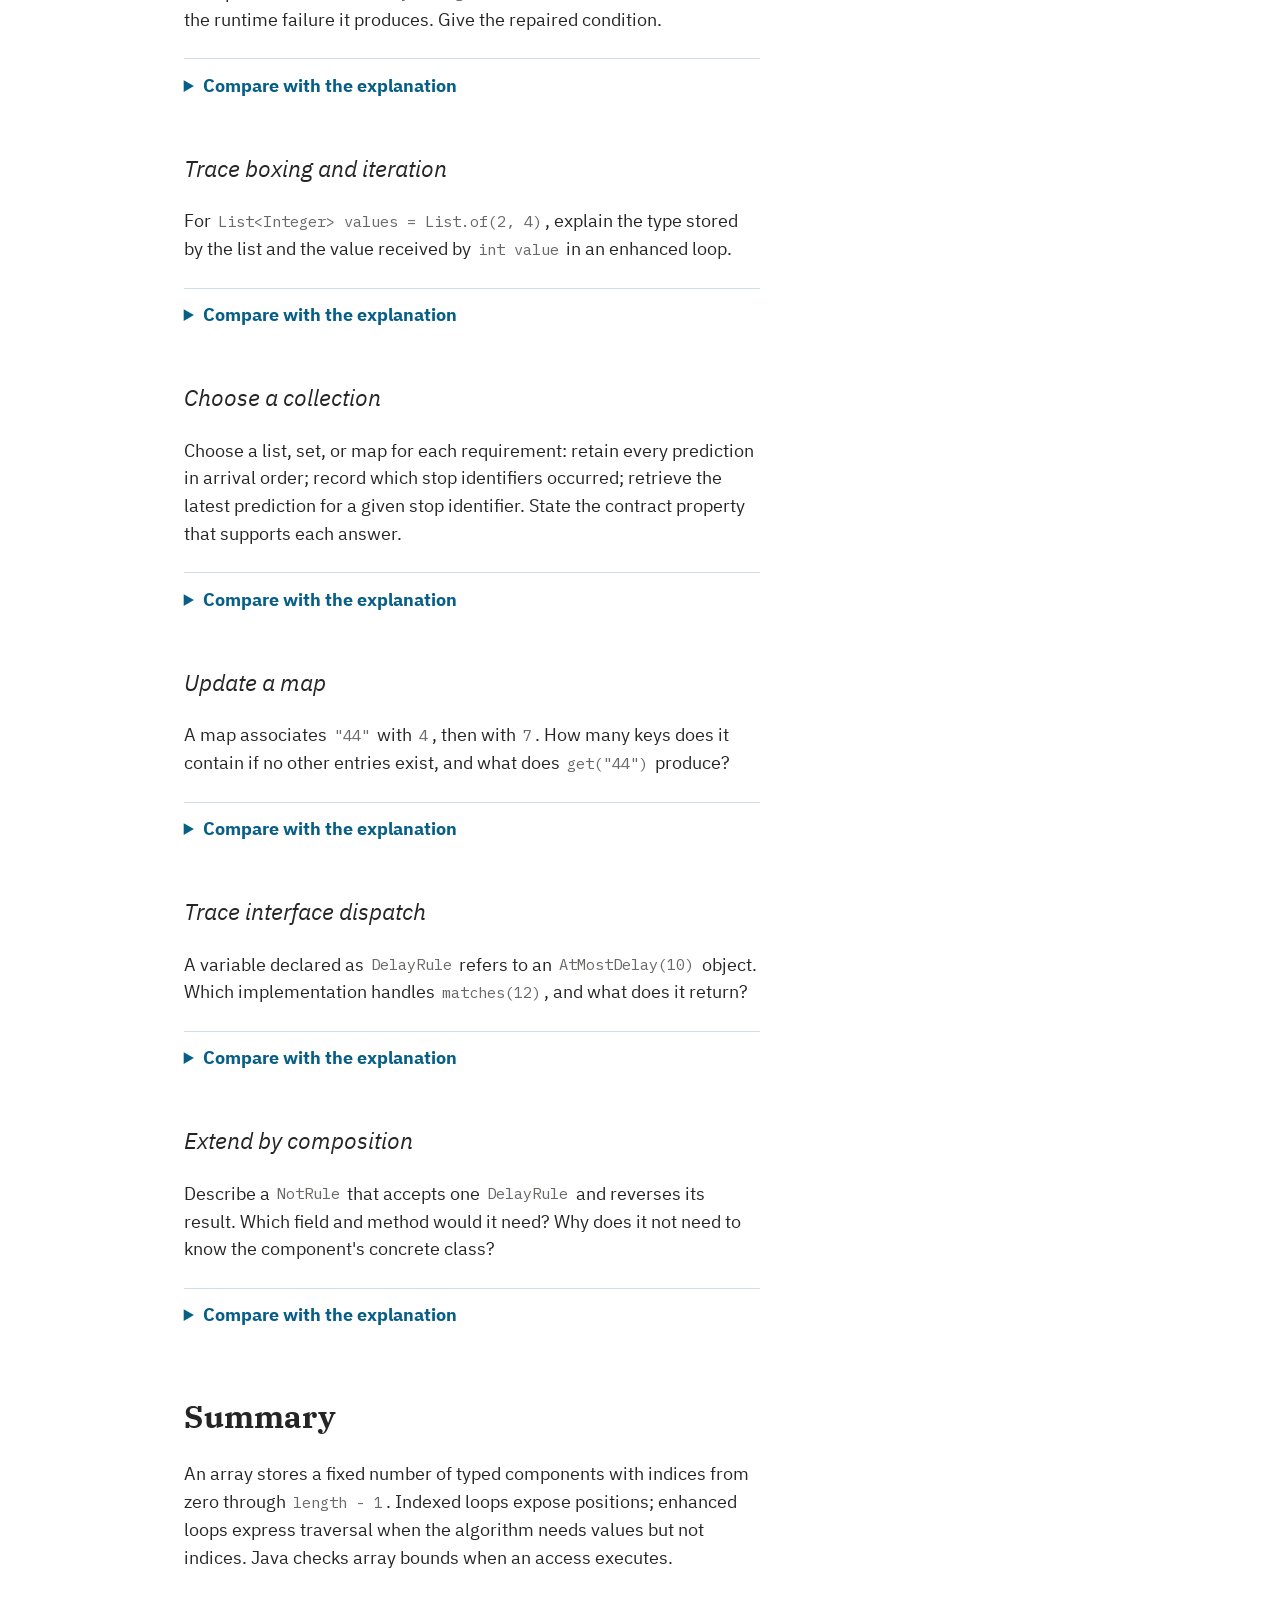
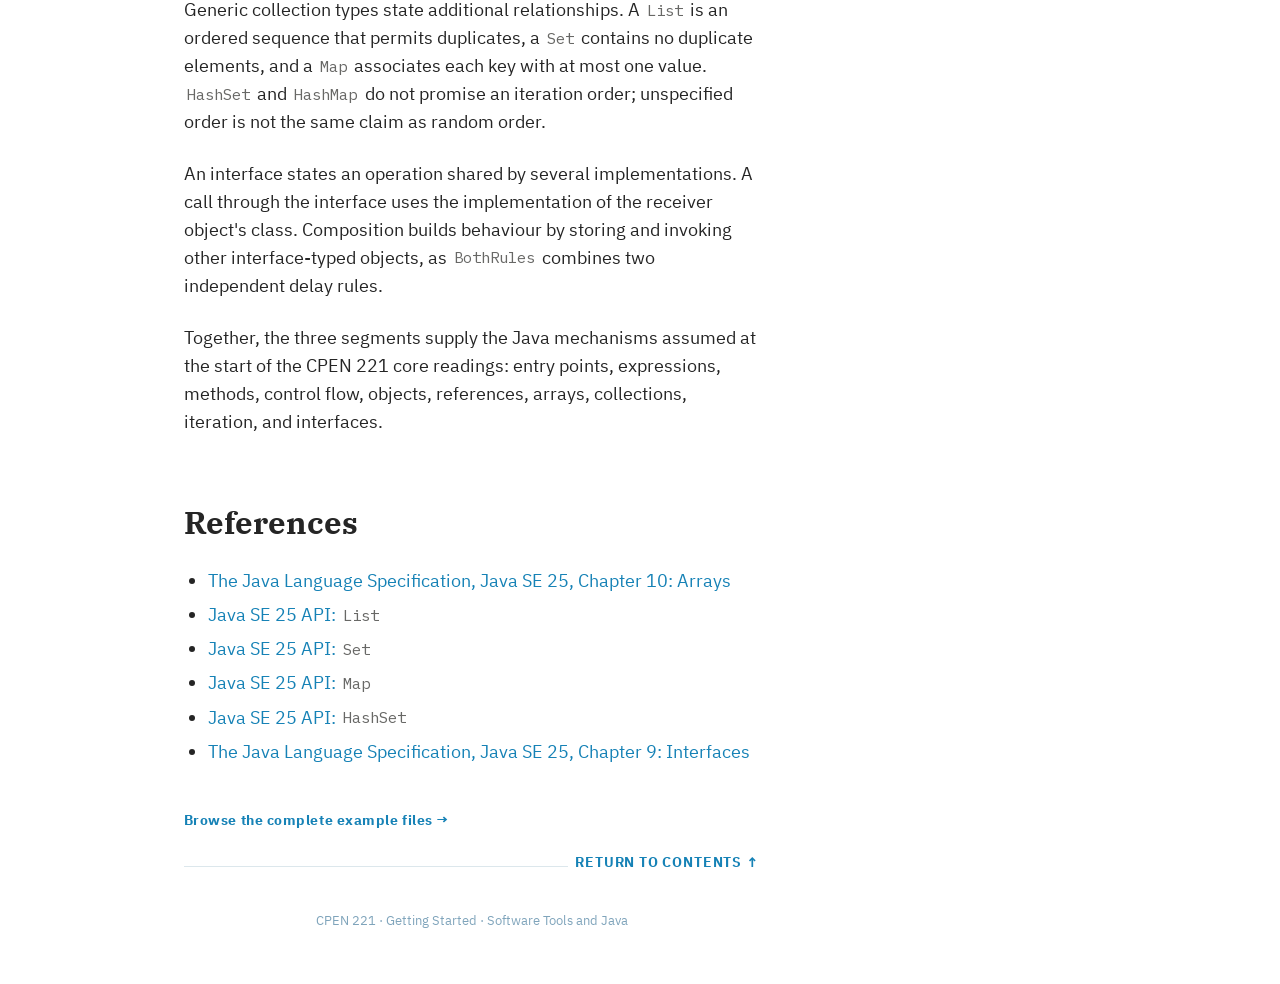
<file: site/readings/03-iteration-collections-and-interfaces/index.html>
<!doctype html>
<html lang="en-CA">
<head>
  <meta charset="utf-8">
  <meta name="viewport" content="width=device-width, initial-scale=1">
  <meta name="description" content="Traverse values, choose collection contracts, and combine behaviour through interfaces and composition.">
  <title>Iteration, Collections, and Interfaces · Getting Started with CPEN 221</title>
  <link rel="stylesheet" href="../../assets/css/site.css">
  <script src="../../assets/js/typeface-switcher.js"></script>
  <script defer src="../../assets/js/quick-checks.js"></script>
</head>
<body id="top">
  <!-- source-sha256: aeb76fa546616a79ff6c612f0bdf069a27edbddff16128ef26efca60dde8b87e -->
  <!-- source-file: 03-iteration-collections-and-interfaces.md -->
  <a class="skip-link" href="#chapter-content">Skip to reading</a>

  <nav class="book-nav" aria-label="Reading navigation">
    <a class="wordmark" href="../../">
      <strong>CPEN 221</strong>
      <span>Getting Started</span>
    </a>
    <div class="nav-contents">
      <p class="part-label">Java foundations</p>
      <h2><a href="#top" aria-current="page">Iteration, Collections, and Interfaces <small>J3</small></a></h2>
      <ul>
        <li><a href="#1-traverse-a-fixed-array-by-index"><small>3.1</small><span>Traverse a Fixed Array by Index</span></a></li>
        <li><a href="#2-use-an-enhanced-loop-when-the-index-does-not-matter"><small>3.2</small><span>Use an Enhanced Loop When the Index Does Not Matter</span></a></li>
        <li><a href="#3-use-a-list-for-an-ordered-sequence"><small>3.3</small><span>Use a List for an Ordered Sequence</span></a></li>
        <li><a href="#4-use-a-set-for-unique-elements"><small>3.4</small><span>Use a Set for Unique Elements</span></a></li>
        <li><a href="#5-use-a-map-for-key-to-value-associations"><small>3.5</small><span>Use a Map for Key-to-Value Associations</span></a></li>
        <li><a href="#6-choose-the-contract-before-the-implementation"><small>3.6</small><span>Choose the Contract Before the Implementation</span></a></li>
        <li><a href="#7-use-an-interface-to-share-an-operation"><small>3.7</small><span>Use an Interface to Share an Operation</span></a></li>
        <li><a href="#8-combine-rules-through-composition"><small>3.8</small><span>Combine Rules through Composition</span></a></li>
        <li><a href="#9-a-common-misconception-one-collection-type-is-enough"><small>3.9</small><span>A Common Misconception: One Collection Type Is Enough</span></a></li>
        <li><a href="#10-practice-by-tracing-containers-and-calls"><small>3.10</small><span>Practice by Tracing Containers and Calls</span></a></li>
        <li><a href="#summary"><small>§</small><span>Summary</span></a></li>
      </ul>
      <div class="prev-next">
        <a href="../02-objects-state-and-references/">← Previous</a>
        <a href="../../">Up</a>
        <a href="../../">Contents ↑</a>
      </div>
    </div>
  </nav>

  <nav class="book-nav-mobile" aria-label="Compact reading navigation">
    <a class="mobile-arrow" href="../02-objects-state-and-references/" aria-label="Previous: Objects, State, and References">←</a>
    <a class="mobile-title" href="../../">CPEN 221</a>
    <a class="mobile-arrow" href="../../" aria-label="Next: contents">↑</a>
  </nav>

  <div class="typeface-tools">
    <label>
      <span>Reading type</span>
      <select data-typeface-picker aria-label="Reading typeface combination">
        <option value="plex">IBM Plex Serif + IBM Plex Sans + IBM Plex Mono</option>
        <option value="google-sans">Google Sans Flex + Google Sans Code</option>
      </select>
    </label>
  </div>

  <main id="chapter-content" class="page">
    <article class="chapter">
      <div class="chapter-number" aria-hidden="true">J3</div>
      <header class="chapter-header">
        <p class="chapter-kicker">Segment 3 of 3</p>
        <h1>Iteration, Collections, and Interfaces</h1>
        <p class="lede">Traverse values, choose collection contracts, and combine behaviour through interfaces and composition.</p>
      </header>
<p>A prediction service receives several observations for each route. The program must count late predictions, preserve the order in which observations arrived, identify distinct routes, and retain the latest delay for each route. One container cannot provide all four meanings by accident; the program must choose the data structure whose contract matches each requirement.</p>
<p>We will begin with a fixed array and two loop forms. We will then use <code>List</code>, <code>Set</code>, and <code>Map</code> for three different relationships and finish by selecting delay rules through an interface.</p>
<section class="learning-outcomes" aria-labelledby="learning-outcomes"><h2 id="learning-outcomes"><a href="#learning-outcomes">Learning outcomes</a></h2><ul>
<li>trace indexed and enhanced <code>for</code> loops;</li>
<li>explain array length, valid indices, and an out-of-bounds failure;</li>
<li>read and construct a generic type such as <code>List&lt;Integer&gt;</code>;</li>
<li>choose among <code>List</code>, <code>Set</code>, and <code>Map</code> from their behavioural contracts;</li>
<li>distinguish an unspecified iteration order from a random order;</li>
<li>use an interface as a shared type for several implementations; and</li>
<li>combine behaviour through object composition.</li>
</ul></section>
<h2 id="1-traverse-a-fixed-array-by-index"><a href="#1-traverse-a-fixed-array-by-index"><span class="section-number">3.1</span>Traverse a Fixed Array by Index</a></h2>
<p>An <strong>array</strong> stores a fixed number of components of one declared type. This declaration constructs an array with four <code>int</code> components and initializes them:</p>
<div class="code-block"><pre class="java"><code>int[] delays = {-2, 0, 4, 7};</code></pre></div>
<p>The variable <code>delays</code> holds a reference to the array object. The components have indices <code>0</code>, <code>1</code>, <code>2</code>, and <code>3</code>. The array's <code>length</code> is <code>4</code>; <code>length</code> is a count, not the final valid index.</p>
<p>This loop counts the positive delays:</p>
<div class="code-block"><pre class="java"><code>int lateCount = 0;

for (int index = 0; index &lt; delays.length; index++) {
    if (delays[index] &gt; 0) {
        lateCount++;
    }
}</code></pre></div>
<p>A basic <code>for</code> loop has four execution parts:</p>
<ol type="1">
<li><code>int index = 0</code> runs once before the first condition check.</li>
<li><code>index &lt; delays.length</code> runs before every possible iteration.</li>
<li>The body runs when the condition is true.</li>
<li><code>index++</code> runs after the body and before the next condition check.</li>
</ol>
<p>The trace is:</p>
<table>
<thead>
<tr>
<th style="text-align: right;"><code>index</code> at body entry</th>
<th style="text-align: right;"><code>delays[index]</code></th>
<th>Is it positive?</th>
<th style="text-align: right;"><code>lateCount</code> after body</th>
</tr>
</thead>
<tbody>
<tr>
<td style="text-align: right;">0</td>
<td style="text-align: right;">−2</td>
<td>no</td>
<td style="text-align: right;">0</td>
</tr>
<tr>
<td style="text-align: right;">1</td>
<td style="text-align: right;">0</td>
<td>no</td>
<td style="text-align: right;">0</td>
</tr>
<tr>
<td style="text-align: right;">2</td>
<td style="text-align: right;">4</td>
<td>yes</td>
<td style="text-align: right;">1</td>
</tr>
<tr>
<td style="text-align: right;">3</td>
<td style="text-align: right;">7</td>
<td>yes</td>
<td style="text-align: right;">2</td>
</tr>
</tbody>
</table>
<p>After the fourth iteration, <code>index++</code> changes the local variable to <code>4</code>. The condition <code>4 &lt; 4</code> is false, so the loop stops before evaluating <code>delays[4]</code>.</p>
<p>Running the complete example produced:</p>
<div class="code-block"><pre class="text"><code>late predictions: 2</code></pre></div>
<form class="quick-check" data-quick-check data-answer="less-than">
<fieldset>
<legend>Which condition visits every component of this array exactly once without an out-of-bounds access?</legend>
<label><input type="radio" name="array-condition" value="less-than"> <code>index &lt; delays.length</code></label>
<label><input type="radio" name="array-condition" value="less-equal"> <code>index &lt;= delays.length</code></label>
<label><input type="radio" name="array-condition" value="minus-one"> <code>index &lt; delays.length - 1</code></label>
</fieldset>
<details class="quick-check-explanation">
<summary>Show the explanation</summary>
<p>The valid indices range from zero through <code>length - 1</code>. The strict comparison admits exactly those values.</p>
</details>
</form>

<p>Java checks an array index when the access executes. The expression <code>delays[delays.length]</code> compiles because both the index and components have suitable types. At runtime, index <code>4</code> is outside this four-component array, so Java throws <code>ArrayIndexOutOfBoundsException</code>.</p>
<p>This guarantee concerns the observable array access. We can reason about valid indices without claiming that the array occupies a particular physical heap location; allocation strategy is not a Java language-level property of the source.</p>
<h2 id="2-use-an-enhanced-loop-when-the-index-does-not-matter"><a href="#2-use-an-enhanced-loop-when-the-index-does-not-matter"><span class="section-number">3.2</span>Use an Enhanced Loop When the Index Does Not Matter</a></h2>
<p>The counting operation needs each delay value but does not otherwise use its index. An enhanced <code>for</code> loop states that relationship directly:</p>
<div class="code-block"><pre class="java"><code>int lateCount = 0;

for (int delay : delays) {
    if (delay &gt; 0) {
        lateCount++;
    }
}</code></pre></div>
<p>On each iteration, Java assigns the next array component's value to the local variable <code>delay</code>. The body sees <code>-2</code>, <code>0</code>, <code>4</code>, and <code>7</code> in array order.</p>
<p>Assigning another integer to <code>delay</code> would change only the loop variable for that iteration. It would not assign a component of the array. Use an indexed loop when the algorithm must know a position or replace a component; use the enhanced form when it consumes each value without needing the index.</p>
<blockquote class="design-note"><p><strong>Design principle: make the loop express the relationship the algorithm needs.</strong></p>
</blockquote>
<p>An unnecessary index creates another value whose bounds and updates must be proved correct. An enhanced loop removes that obligation when position does not matter.</p>
<h2 id="3-use-a-list-for-an-ordered-sequence"><a href="#3-use-a-list-for-an-ordered-sequence"><span class="section-number">3.3</span>Use a List for an Ordered Sequence</a></h2>
<p>Arrays have fixed length. A prediction service usually does not know in advance how many observations it will receive. A <code>List</code> represents an ordered sequence whose size can be queried and whose common implementations can grow:</p>
<div class="code-block"><pre class="java"><code>import java.util.ArrayList;
import java.util.List;

List&lt;String&gt; observedRoutes = new ArrayList&lt;&gt;();
observedRoutes.add(&quot;44&quot;);
observedRoutes.add(&quot;84&quot;);
observedRoutes.add(&quot;44&quot;);</code></pre></div>
<p>The declared type is the interface <code>List&lt;String&gt;</code>. The constructed object has class <code>ArrayList&lt;String&gt;</code>, one implementation of that interface. Declaring the variable with the interface type makes the required operations—ordered list operations—the visible dependency.</p>
<p>The angle brackets supply a <strong>generic type argument</strong>. <code>List&lt;String&gt;</code> permits string elements and lets the compiler reject an attempt to add an unrelated type. The empty diamond in <code>new ArrayList&lt;&gt;()</code> asks the compiler to infer <code>String</code> from the surrounding declaration.</p>
<p><code>add</code> appends an element and returns a <code>boolean</code>. For <code>ArrayList</code>, the one-argument form returns <code>true</code> after adding; this program does not need that result. The list now has size three, retains insertion order, and contains <code>"44"</code> twice. A list does not imply uniqueness.</p>
<p>Primitive types cannot appear directly as generic type arguments. Java uses the reference type <code>Integer</code> for integer elements:</p>
<div class="code-block"><pre class="java"><code>List&lt;Integer&gt; delays = List.of(-2, 0, 4, 7);</code></pre></div>
<p>Java's boxing conversion produces <code>Integer</code> values for these <code>int</code> literals, and unboxing supplies <code>int</code> values when an enhanced loop declares <code>int delay</code>. There is no need to invoke the deprecated <code>new Integer(...)</code> constructor.</p>
<h2 id="4-use-a-set-for-unique-elements"><a href="#4-use-a-set-for-unique-elements"><span class="section-number">3.4</span>Use a Set for Unique Elements</a></h2>
<p>The observation sequence contains three entries but only two route identifiers. A <code>Set</code> represents a collection that contains no duplicate elements:</p>
<div class="code-block"><pre class="java"><code>import java.util.HashSet;
import java.util.Set;

Set&lt;String&gt; distinctRoutes = new HashSet&lt;&gt;(observedRoutes);</code></pre></div>
<p>The constructor visits the list elements and adds them to the set. Adding the second <code>"44"</code> does not create a second equal set element. The resulting size is two, and <code>distinctRoutes.contains("44")</code> is true.</p>
<p><code>HashSet</code> does not guarantee its iteration order. It is inaccurate to call the order random: an observed order may remain stable for many executions, yet clients still have no contract that permits them to depend on it. If a requirement needs insertion order, select an implementation whose specification promises it, such as <code>LinkedHashSet</code>, or retain a separate list.</p>
<form class="quick-check" data-quick-check data-answer="two-unspecified">
<fieldset>
<legend>After adding <code>"44"</code>, <code>"84"</code>, and <code>"44"</code> to a <code>HashSet</code>, which statement is supported by its contract?</legend>
<label><input type="radio" name="set-contract" value="three-random"> Its size is three and iteration is random.</label>
<label><input type="radio" name="set-contract" value="two-insertion"> Its size is two and iteration follows insertion order.</label>
<label><input type="radio" name="set-contract" value="two-unspecified"> Its size is two and its iteration order is unspecified.</label>
</fieldset>
<details class="quick-check-explanation">
<summary>Show the explanation</summary>
<p>A set retains one element from each equality class. <code>HashSet</code> makes no iteration-order guarantee.</p>
</details>
</form>

<h2 id="5-use-a-map-for-key-to-value-associations"><a href="#5-use-a-map-for-key-to-value-associations"><span class="section-number">3.5</span>Use a Map for Key-to-Value Associations</a></h2>
<p>The service also needs the latest observed delay for each route. A <code>Map</code> associates each key with at most one value:</p>
<div class="code-block"><pre class="java"><code>import java.util.HashMap;
import java.util.Map;

Map&lt;String, Integer&gt; latestDelayByRoute = new HashMap&lt;&gt;();
latestDelayByRoute.put(&quot;44&quot;, 4);
latestDelayByRoute.put(&quot;84&quot;, -1);
latestDelayByRoute.put(&quot;44&quot;, 7);</code></pre></div>
<p>The third <code>put</code> associates key <code>"44"</code> with <code>7</code>, replacing its previous association with <code>4</code>. It does not append another entry for the same key. The expression <code>latestDelayByRoute.get("44")</code> therefore produces <code>7</code>.</p>
<p>The first generic argument is the key type; the second is the value type. A map is not a list whose indices happen to be strings. Its operations express lookup by keys, key uniqueness, and replacement of an existing association.</p>
<p>Like <code>HashSet</code>, <code>HashMap</code> provides no iteration-order guarantee. The example prints the result of a lookup by a specified key rather than printing the whole map and claiming one observed order.</p>
<p>Running the collections example produced:</p>
<div class="code-block"><pre class="text"><code>observations: 3
distinct routes: 2
contains 44: true
latest delay for 44: 7</code></pre></div>
<h2 id="6-choose-the-contract-before-the-implementation"><a href="#6-choose-the-contract-before-the-implementation"><span class="section-number">3.6</span>Choose the Contract Before the Implementation</a></h2>
<p>The four containers answer different questions:</p>
<table>
<thead>
<tr>
<th>Requirement</th>
<th>Suitable abstraction</th>
<th>Relevant guarantee</th>
</tr>
</thead>
<tbody>
<tr>
<td>Retain four fixed delay values by position</td>
<td><code>int[]</code></td>
<td>fixed length; indexed components</td>
</tr>
<tr>
<td>Preserve an observation sequence, including repeats</td>
<td><code>List&lt;String&gt;</code></td>
<td>ordered sequence; duplicates permitted</td>
</tr>
<tr>
<td>Track which route identifiers occur</td>
<td><code>Set&lt;String&gt;</code></td>
<td>no duplicate elements</td>
</tr>
<tr>
<td>Look up the latest delay by route</td>
<td><code>Map&lt;String, Integer&gt;</code></td>
<td>at most one value per key</td>
</tr>
</tbody>
</table>
<p>The choice begins with the required relationship. <code>ArrayList</code>, <code>HashSet</code>, and <code>HashMap</code> are implementation choices made after the program identifies the list, set, or map contract it needs.</p>
<p>An implementation also has performance properties, but performance does not repair a mismatched meaning. A fast set cannot preserve duplicate observations, and a fast list does not by itself state that route identifiers must be unique.</p>
<h2 id="7-use-an-interface-to-share-an-operation"><a href="#7-use-an-interface-to-share-an-operation"><span class="section-number">3.7</span>Use an Interface to Share an Operation</a></h2>
<p>The service sometimes selects delays by a rule. One rule accepts delays of at least five minutes; another accepts delays of at most ten. Both can implement one interface:</p>
<div class="code-block"><pre class="java"><code>interface DelayRule {
    boolean matches(int delayMinutes);
}</code></pre></div>
<p>An <strong>interface</strong> declares operations that implementing classes promise to provide. It does not select one implementation or create an object.</p>
<p>The first implementation stores a threshold:</p>
<div class="code-block"><pre class="java"><code>final class AtLeastDelay implements DelayRule {
    private final int threshold;

    AtLeastDelay(int threshold) {
        this.threshold = threshold;
    }

    @Override
    public boolean matches(int delayMinutes) {
        return delayMinutes &gt;= this.threshold;
    }
}</code></pre></div>
<p><code>AtMostDelay</code> has the same method header but uses <code>&lt;=</code>. A variable of type <code>DelayRule</code> may refer to an object of either implementing class:</p>
<div class="code-block"><pre class="java"><code>DelayRule lowerBound = new AtLeastDelay(5);
DelayRule upperBound = new AtMostDelay(10);</code></pre></div>
<p>A call such as <code>lowerBound.matches(8)</code> uses the implementation belonging to the receiver object's class. The interface type states which operation the caller may request; the object determines how that operation behaves.</p>
<h2 id="8-combine-rules-through-composition"><a href="#8-combine-rules-through-composition"><span class="section-number">3.8</span>Combine Rules through Composition</a></h2>
<p>A delay is concerning for this example only if it is at least five and at most ten minutes. A third implementation can hold two rule objects and delegate to both:</p>
<div class="code-block"><pre class="java"><code>final class BothRules implements DelayRule {
    private final DelayRule first;
    private final DelayRule second;

    BothRules(DelayRule first, DelayRule second) {
        this.first = first;
        this.second = second;
    }

    @Override
    public boolean matches(int delayMinutes) {
        return this.first.matches(delayMinutes)
            &amp;&amp; this.second.matches(delayMinutes);
    }
}</code></pre></div>
<p>The fields use the interface type, so <code>BothRules</code> can combine any two conforming implementations. It does not need a separate field declaration for every pair of concrete rule classes.</p>
<div class="code-block"><pre class="java"><code>DelayRule concerning = new BothRules(
    new AtLeastDelay(5),
    new AtMostDelay(10)
);</code></pre></div>
<p>This is <strong>composition</strong>: an object provides its behaviour by holding and using other objects. No implementation inheritance is needed. Each rule retains one focused responsibility, while <code>BothRules</code> supplies the combination policy.</p>
<p>The complete example applies the composed rule to <code>List.of(-2, 0, 5, 8, 12)</code> using an enhanced loop. It produced:</p>
<div class="code-block"><pre class="text"><code>matching delays: 2</code></pre></div>
<form class="quick-check" data-quick-check data-answer="five-eight">
<fieldset>
<legend>Which values match a rule composed from “at least 5” and “at most 10”?</legend>
<label><input type="radio" name="rule-result" value="five-eight"> <code>5</code> and <code>8</code></label>
<label><input type="radio" name="rule-result" value="eight-twelve"> <code>8</code> and <code>12</code></label>
<label><input type="radio" name="rule-result" value="all-positive"> Every positive value</label>
</fieldset>
<details class="quick-check-explanation">
<summary>Show the explanation</summary>
<p>Both component calls must return true. Five and eight lie in the inclusive range; twelve fails the upper-bound rule.</p>
</details>
</form>

<h2 id="9-a-common-misconception-one-collection-type-is-enough"><a href="#9-a-common-misconception-one-collection-type-is-enough"><span class="section-number">3.9</span>A Common Misconception: One Collection Type Is Enough</a></h2>
<p>All collections hold multiple values, but that common description is too weak to guide a design. Order, duplication, lookup, replacement, and fixed size are observable parts of a container's contract.</p>
<p>Using one familiar implementation for every requirement forces clients to recover missing meaning through conventions. For example, a <code>List&lt;String&gt;</code> used as a set requires every mutating client to remember to check for duplicates. A <code>Set&lt;String&gt;</code> used as an event log silently discards repeated events and may not preserve their order. Select the abstraction that states the intended relationship.</p>
<h2 id="10-practice-by-tracing-containers-and-calls"><a href="#10-practice-by-tracing-containers-and-calls"><span class="section-number">3.10</span>Practice by Tracing Containers and Calls</a></h2>
<h3 id="1-repair-an-array-loop"><a href="#1-repair-an-array-loop">Repair an array loop</a></h3>
<p>A loop uses <code>index &lt;= delays.length</code>. State the first invalid index and the runtime failure it produces. Give the repaired condition.</p>
<details class="practice-explanation">
<summary>Compare with the explanation</summary>
<p>The first invalid index is <code>delays.length</code>. Evaluating that access throws <code>ArrayIndexOutOfBoundsException</code>. Use <code>index &lt; delays.length</code>.</p>
</details>

<h3 id="2-trace-boxing-and-iteration"><a href="#2-trace-boxing-and-iteration">Trace boxing and iteration</a></h3>
<p>For <code>List&lt;Integer&gt; values = List.of(2, 4)</code>, explain the type stored by the list and the value received by <code>int value</code> in an enhanced loop.</p>
<details class="practice-explanation">
<summary>Compare with the explanation</summary>
<p>The generic list contains references to <code>Integer</code> objects. Boxing converts the literals for storage, and unboxing supplies the primitive values <code>2</code> and <code>4</code> to the loop variable.</p>
</details>

<h3 id="3-choose-a-collection"><a href="#3-choose-a-collection">Choose a collection</a></h3>
<p>Choose a list, set, or map for each requirement: retain every prediction in arrival order; record which stop identifiers occurred; retrieve the latest prediction for a given stop identifier. State the contract property that supports each answer.</p>
<details class="practice-explanation">
<summary>Compare with the explanation</summary>
<p>Use a list for the ordered sequence including repeats, a set for unique identifiers, and a map for lookup from each identifier to its latest prediction.</p>
</details>

<h3 id="4-update-a-map"><a href="#4-update-a-map">Update a map</a></h3>
<p>A map associates <code>"44"</code> with <code>4</code>, then with <code>7</code>. How many keys does it contain if no other entries exist, and what does <code>get("44")</code> produce?</p>
<details class="practice-explanation">
<summary>Compare with the explanation</summary>
<p>It contains one key. The second <code>put</code> replaces the value associated with that key, so lookup produces <code>7</code>.</p>
</details>

<h3 id="5-trace-interface-dispatch"><a href="#5-trace-interface-dispatch">Trace interface dispatch</a></h3>
<p>A variable declared as <code>DelayRule</code> refers to an <code>AtMostDelay(10)</code> object. Which implementation handles <code>matches(12)</code>, and what does it return?</p>
<details class="practice-explanation">
<summary>Compare with the explanation</summary>
<p>The receiver object has class <code>AtMostDelay</code>, so its implementation handles the call and evaluates <code>12 &lt;= 10</code> as false.</p>
</details>

<h3 id="6-extend-by-composition"><a href="#6-extend-by-composition">Extend by composition</a></h3>
<p>Describe a <code>NotRule</code> that accepts one <code>DelayRule</code> and reverses its result. Which field and method would it need? Why does it not need to know the component's concrete class?</p>
<details class="practice-explanation">
<summary>Compare with the explanation</summary>
<p><code>NotRule</code> needs one <code>DelayRule</code> field and a <code>matches</code> method that returns <code>!component.matches(delayMinutes)</code>. The interface promises the needed operation for every implementation, so the wrapper depends on that contract rather than a concrete class.</p>
</details>

<h2 id="summary"><a href="#summary">Summary</a></h2>
<p>An array stores a fixed number of typed components with indices from zero through <code>length - 1</code>. Indexed loops expose positions; enhanced loops express traversal when the algorithm needs values but not indices. Java checks array bounds when an access executes.</p>
<p>Generic collection types state additional relationships. A <code>List</code> is an ordered sequence that permits duplicates, a <code>Set</code> contains no duplicate elements, and a <code>Map</code> associates each key with at most one value. <code>HashSet</code> and <code>HashMap</code> do not promise an iteration order; unspecified order is not the same claim as random order.</p>
<p>An interface states an operation shared by several implementations. A call through the interface uses the implementation of the receiver object's class. Composition builds behaviour by storing and invoking other interface-typed objects, as <code>BothRules</code> combines two independent delay rules.</p>
<p>Together, the three segments supply the Java mechanisms assumed at the start of the CPEN 221 core readings: entry points, expressions, methods, control flow, objects, references, arrays, collections, iteration, and interfaces.</p>
<h2 id="references"><a href="#references">References</a></h2>
<ul>
<li><a href="https://docs.oracle.com/javase/specs/jls/se25/html/jls-10.html">The Java Language Specification, Java SE 25, Chapter 10: Arrays</a></li>
<li><a href="https://docs.oracle.com/en/java/javase/25/docs/api/java.base/java/util/List.html">Java SE 25 API: <code>List</code></a></li>
<li><a href="https://docs.oracle.com/en/java/javase/25/docs/api/java.base/java/util/Set.html">Java SE 25 API: <code>Set</code></a></li>
<li><a href="https://docs.oracle.com/en/java/javase/25/docs/api/java.base/java/util/Map.html">Java SE 25 API: <code>Map</code></a></li>
<li><a href="https://docs.oracle.com/en/java/javase/25/docs/api/java.base/java/util/HashSet.html">Java SE 25 API: <code>HashSet</code></a></li>
<li><a href="https://docs.oracle.com/javase/specs/jls/se25/html/jls-9.html">The Java Language Specification, Java SE 25, Chapter 9: Interfaces</a></li>
</ul>
<p class="chapter-examples"><a href="../../examples/03-iteration-collections-and-interfaces/">Browse the complete example files →</a></p>

      <footer class="book-footer">
        <a class="next" href="../../">Return to contents ↑</a>
        CPEN 221 · Getting Started · Software Tools and Java
      </footer>
    </article>
  </main>
</body>
</html>
</file>
<file: site/assets/css/site.css>
@font-face {
  font-display: swap;
  font-family: "IBM Plex Sans";
  font-style: normal;
  font-weight: 400;
  src: url("../fonts/IBMPlexSans-Regular.woff2") format("woff2");
}

@font-face {
  font-display: swap;
  font-family: "IBM Plex Sans";
  font-style: italic;
  font-weight: 400;
  src: url("../fonts/IBMPlexSans-Italic.woff2") format("woff2");
}

@font-face {
  font-display: swap;
  font-family: "IBM Plex Sans";
  font-style: normal;
  font-weight: 700;
  src: url("../fonts/IBMPlexSans-Bold.woff2") format("woff2");
}

@font-face {
  font-display: swap;
  font-family: "IBM Plex Serif";
  font-style: normal;
  font-weight: 700;
  src: url("../fonts/IBMPlexSerif-Bold.woff2") format("woff2");
}

@font-face {
  font-display: swap;
  font-family: "IBM Plex Mono";
  font-style: normal;
  font-weight: 400;
  src: url("../fonts/ibm-plex-mono-normal-400-latin-ext-2532acb5e3.woff2") format("woff2");
  unicode-range: U+0100-02BA, U+02BD-02C5, U+02C7-02CC, U+02CE-02D7,
    U+02DD-02FF, U+0304, U+0308, U+0329, U+1D00-1DBF, U+1E00-1E9F,
    U+1EF2-1EFF, U+2020, U+20A0-20AB, U+20AD-20C0, U+2113,
    U+2C60-2C7F, U+A720-A7FF;
}

@font-face {
  font-display: swap;
  font-family: "IBM Plex Mono";
  font-style: normal;
  font-weight: 400;
  src: url("../fonts/ibm-plex-mono-normal-400-latin-01c04f4d69.woff2") format("woff2");
  unicode-range: U+0000-00FF, U+0131, U+0152-0153, U+02BB-02BC,
    U+02C6, U+02DA, U+02DC, U+0304, U+0308, U+0329, U+2000-206F,
    U+20AC, U+2122, U+2191, U+2193, U+2212, U+2215, U+FEFF, U+FFFD;
}

@font-face {
  font-display: swap;
  font-family: "IBM Plex Mono";
  font-style: normal;
  font-weight: 600;
  src: url("../fonts/ibm-plex-mono-normal-600-latin-ext-2d8cfbcbf9.woff2") format("woff2");
  unicode-range: U+0100-02BA, U+02BD-02C5, U+02C7-02CC, U+02CE-02D7,
    U+02DD-02FF, U+0304, U+0308, U+0329, U+1D00-1DBF, U+1E00-1E9F,
    U+1EF2-1EFF, U+2020, U+20A0-20AB, U+20AD-20C0, U+2113,
    U+2C60-2C7F, U+A720-A7FF;
}

@font-face {
  font-display: swap;
  font-family: "IBM Plex Mono";
  font-style: normal;
  font-weight: 600;
  src: url("../fonts/ibm-plex-mono-normal-600-latin-11ced52deb.woff2") format("woff2");
  unicode-range: U+0000-00FF, U+0131, U+0152-0153, U+02BB-02BC,
    U+02C6, U+02DA, U+02DC, U+0304, U+0308, U+0329, U+2000-206F,
    U+20AC, U+2122, U+2191, U+2193, U+2212, U+2215, U+FEFF, U+FFFD;
}

@font-face {
  font-display: swap;
  font-family: "Google Sans Flex";
  font-style: normal;
  font-weight: 100 1000;
  src: url("../fonts/GoogleSansFlex-Latin.woff2") format("woff2");
  unicode-range: U+0000-00FF, U+0131, U+0152-0153, U+02BB-02BC, U+02C6,
    U+02DA, U+02DC, U+0304, U+0308, U+0329, U+2000-206F, U+20AC, U+2122,
    U+2191, U+2193, U+2212, U+2215, U+FEFF, U+FFFD;
}

@font-face {
  font-display: swap;
  font-family: "Google Sans Code";
  font-style: normal;
  font-weight: 300 800;
  src: url("../fonts/GoogleSansCode-Latin.woff2") format("woff2");
  unicode-range: U+0000-00FF, U+0131, U+0152-0153, U+02BB-02BC, U+02C6,
    U+02DA, U+02DC, U+0304, U+0308, U+0329, U+2000-206F, U+20AC, U+2122,
    U+2191, U+2193, U+2212, U+2215, U+FEFF, U+FFFD;
}

:root {
  color-scheme: light;
  --ink: #252525;
  --muted: #6f777d;
  --paper: #fff;
  --nav: #2b3440;
  --nav-rule: #3c4c5e;
  --nav-text: #7fa4bb;
  --nav-muted: #536d83;
  --rule: #dce7ec;
  --link: #1682b6;
  --link-dark: #075f88;
  --code-bg: #faf8f4;
  --code-ink: #686866;
  --note-blue: #eef4f7;
  --note-green: #f4f7ef;
  --optional: #a76c27;
  --focus: #ffbd3e;
  --correct: #17653f;
  --incorrect: #a2382b;
  --text: "IBM Plex Sans", "Segoe UI", Helvetica, Arial, sans-serif;
  --display: "IBM Plex Serif", Georgia, serif;
  --sans: "IBM Plex Sans", "Segoe UI", Helvetica, Arial, sans-serif;
  --mono: "IBM Plex Mono", "SFMono-Regular", Consolas, monospace;
  font-family: var(--text);
  font-size: 18px;
  font-optical-sizing: auto;
  line-height: 1.55;
}

html[data-typeface="plex"] {
  --text: "IBM Plex Sans", "Segoe UI", Helvetica, Arial, sans-serif;
  --display: "IBM Plex Serif", Georgia, serif;
  --sans: "IBM Plex Sans", "Segoe UI", Helvetica, Arial, sans-serif;
  --mono: "IBM Plex Mono", "SFMono-Regular", Consolas, monospace;
}

html[data-typeface="google-sans"] {
  --text: "Google Sans Flex", "Segoe UI", Helvetica, Arial, sans-serif;
  --display: "Google Sans Flex", "Segoe UI", Helvetica, Arial, sans-serif;
  --sans: "Google Sans Flex", "Segoe UI", Helvetica, Arial, sans-serif;
  --mono: "Google Sans Code", "SFMono-Regular", Consolas, monospace;
}

* {
  box-sizing: border-box;
}

html {
  scroll-behavior: smooth;
}

body {
  min-width: 18rem;
  margin: 0;
  color: var(--ink);
  background: var(--paper);
}

a {
  color: var(--link);
  text-decoration: none;
  border-bottom: 1px solid transparent;
  transition: color 160ms ease, border-color 160ms ease;
}

a:hover {
  color: var(--link-dark);
  border-bottom-color: var(--rule);
}

a:focus-visible,
summary:focus-visible,
.figure-scroll:focus-visible {
  outline: 3px solid var(--focus);
  outline-offset: 3px;
}

img,
svg {
  max-width: 100%;
  height: auto;
}

.skip-link {
  position: fixed;
  z-index: 20;
  top: 0.5rem;
  left: 0.5rem;
  padding: 0.45rem 0.75rem;
  color: #1d2730;
  background: var(--focus);
  border: 0;
  transform: translateY(-180%);
}

.skip-link:focus {
  transform: translateY(0);
}

.book-nav {
  position: fixed;
  inset: 0 auto 0 0;
  width: 20rem;
  overflow-y: auto;
  color: var(--nav-text);
  background: var(--nav);
  font: 300 0.82rem/1.5 var(--sans);
}

.book-nav a {
  color: var(--nav-text);
  border: 0;
}

.book-nav a:hover,
.book-nav a[aria-current] {
  color: #edf4f7;
}

.wordmark {
  display: block;
  padding: 3.1rem 2.7rem 1.4rem;
  color: #edf4f7;
  border: 0;
}

.wordmark strong {
  display: block;
  font: 700 2rem/0.95 var(--display);
  letter-spacing: -0.035em;
}

.wordmark span {
  display: block;
  margin-top: 0.48rem;
  color: var(--nav-text);
  font: 700 0.67rem/1.2 var(--sans);
  letter-spacing: 0.14em;
  text-transform: uppercase;
}

.book-nav .nav-contents {
  margin: 1rem 2.7rem 7rem;
}

.book-nav .part-label {
  margin: 0 0 0.35rem;
  color: var(--nav-muted);
  font-size: 0.67rem;
  font-weight: 700;
  letter-spacing: 0.12em;
  text-transform: uppercase;
}

.book-nav h2 {
  margin: 0;
  color: var(--nav-text);
  font: 400 1.02rem/1.35 var(--sans);
}

.book-nav h2 small {
  float: right;
  color: var(--nav-muted);
  font-size: 0.85rem;
}

.book-nav ul {
  margin: 0.6rem 0 0;
  padding: 0.55rem 0 0.4rem;
  border-top: 1px solid var(--nav-rule);
  border-bottom: 1px solid var(--nav-rule);
  list-style: none;
}

.book-nav li {
  margin: 0 0 0.38rem;
}

.book-nav li a {
  display: grid;
  grid-template-columns: 2.6rem 1fr;
  gap: 0.35rem;
}

.book-nav li small {
  color: var(--nav-muted);
  font-size: 0.74rem;
  text-align: right;
}

.book-nav .prev-next {
  display: flex;
  justify-content: space-between;
  gap: 0.55rem;
  margin-top: 0.7rem;
  font-size: 0.66rem;
  font-weight: 700;
  letter-spacing: 0.08em;
  text-transform: uppercase;
}

.book-nav-mobile {
  display: none;
  min-height: 3.25rem;
  align-items: center;
  justify-content: space-between;
  padding: 0.35rem 1.2rem;
  color: var(--nav-text);
  background: var(--nav);
  font-family: var(--sans);
}

.book-nav-mobile a {
  color: var(--nav-text);
  border: 0;
}

.book-nav-mobile .mobile-title {
  color: #edf4f7;
  font: 700 1.05rem var(--display);
}

.book-nav-mobile .mobile-arrow {
  min-width: 2.2rem;
  font-size: 1.6rem;
  text-align: center;
}

.page {
  position: relative;
  width: 50.7rem;
  margin: 0 auto 0 23rem;
}

.chapter,
.contents-page {
  position: relative;
  width: 32rem;
}

.contents-page {
  width: 46rem;
}

.chapter-number {
  position: absolute;
  z-index: 0;
  top: 2.2rem;
  left: 34.7rem;
  color: var(--rule);
  font: 300 5.4rem/1 var(--sans);
  letter-spacing: -0.08em;
}

.chapter-header,
.contents-header {
  position: relative;
  z-index: 1;
  padding: 5.8rem 0 1rem;
}

.chapter-header h1,
.contents-header h1 {
  max-width: 12em;
  margin: 0;
  font: 700 clamp(2.55rem, 5vw, 3rem)/1 var(--display);
  letter-spacing: -0.035em;
}

.chapter-kicker,
.contents-header .kicker {
  margin: 0 0 0.4rem !important;
  color: var(--optional);
  font: 700 0.7rem/1.4 var(--sans);
  letter-spacing: 0.13em;
  text-transform: uppercase;
}

.chapter-header .lede {
  margin: 1rem 0 0;
  color: #547e9c;
  font: 400 1rem/1.5 var(--sans);
}

.contents-header .deck {
  margin: 1.1rem 0 0;
  color: #547e9c;
  font: italic 1.25rem/1.5 var(--text);
}

.chapter p,
.contents-page p {
  margin: 1.35rem 0;
}

.chapter h2 {
  position: relative;
  margin: 3.8rem 0 0;
  font: 700 1.72rem/1.25 var(--display);
}

.chapter h3 {
  position: relative;
  margin: 3rem 0 0;
  font: italic 1.25rem/1.3 var(--sans);
}

.chapter h2 a,
.chapter h3 a {
  color: var(--ink);
  border: 0;
}

.chapter h2 a::before,
.chapter h3 a::before {
  position: absolute;
  left: -2rem;
  width: 1.5rem;
  color: transparent;
  content: "§";
  text-align: center;
  transition: color 160ms ease;
}

.chapter h2 a:hover::before,
.chapter h2 a:focus-visible::before,
.chapter h3 a:hover::before,
.chapter h3 a:focus-visible::before {
  color: var(--rule);
}

.section-number {
  float: right;
  margin: 0.35rem 0 0 1rem;
  color: var(--muted);
  font: 700 0.68rem/1 var(--sans);
  letter-spacing: 0.06em;
}

.chapter ol,
.chapter ul,
.contents-page ol,
.contents-page ul {
  margin: 1.35rem 0;
  padding-left: 1.35rem;
}

.chapter li + li {
  margin-top: 0.35rem;
}

.chapter table {
  width: 100%;
  margin: 1.6rem 0;
  border-collapse: collapse;
  font: 0.78rem/1.45 var(--sans);
}

.chapter th,
.chapter td {
  padding: 0.55rem 0.65rem;
  border: 1px solid var(--rule);
  text-align: left;
  vertical-align: top;
}

.chapter th {
  color: #40596b;
  background: var(--note-blue);
  font-weight: 700;
}

.learning-outcomes,
.design-note {
  margin: 1.6rem -0.7rem;
  padding: 0.75rem 0.7rem;
  color: #444;
  background: var(--note-blue);
  border-radius: 3px;
  font: 400 0.9rem/1.5 var(--sans);
}

.design-note {
  background: var(--note-green);
}

.learning-outcomes h2 {
  margin: 0 0 0.4rem;
  font: 700 0.78rem/1.4 var(--sans);
  letter-spacing: 0.09em;
  text-transform: uppercase;
}

.learning-outcomes ul {
  margin: 0.45rem 0 0;
}

.learning-outcomes > :last-child,
.design-note > :last-child {
  margin-bottom: 0;
}

blockquote.design-note {
  margin: 1.8rem -0.7rem;
  padding: 0.8rem 1rem;
}

blockquote.design-note::before,
blockquote.design-note::after {
  display: none;
}

blockquote.design-note p {
  margin: 0 !important;
  font: 500 0.92rem/1.55 var(--sans);
}

code,
kbd {
  color: var(--code-ink);
  font: 0.86em var(--mono);
}

:not(pre) > code {
  padding: 0.08rem 0.18rem;
  white-space: nowrap;
}

.code-block {
  position: relative;
  margin: 1.35rem -0.7rem;
  padding: 0.7rem;
  color: var(--code-ink);
  background: var(--code-bg);
  border-radius: 3px;
}

pre {
  margin: 0;
  overflow-x: auto;
  font: 0.72rem/1.55 var(--mono);
  tab-size: 4;
}

pre code {
  color: inherit;
  font: inherit;
  white-space: pre;
}

.reading-figure {
  width: 50.7rem;
  margin: 2rem 0;
}

.figure-scroll {
  overflow-x: auto;
}

.reading-figure img {
  display: block;
  width: 100%;
  background: #fff;
}

.reading-figure figcaption {
  width: 32rem;
  margin-top: 0.55rem;
  color: var(--muted);
  font: 0.76rem/1.45 var(--sans);
}

.reading-figure figcaption strong {
  color: #4d555b;
}

blockquote:not(.design-note) {
  position: relative;
  margin: 1.8rem 0;
  color: #5985a6;
}

blockquote:not(.design-note)::before,
blockquote:not(.design-note)::after {
  position: absolute;
  top: -1.4rem;
  color: var(--rule);
  font: italic 4rem var(--display);
}

blockquote:not(.design-note)::before {
  left: -0.25rem;
  content: "“";
}

blockquote:not(.design-note)::after {
  right: 0.5rem;
  content: "”";
}

blockquote:not(.design-note) p {
  margin-inline: 2.7rem !important;
  font: italic 1.15rem/1.5 var(--text);
}

.quick-check {
  margin: 1.8rem -0.7rem;
  padding: 0.9rem 1rem;
  color: #444;
  background: var(--note-blue);
  border: 0;
  border-radius: 3px;
  font: 400 0.86rem/1.5 var(--sans);
}

.quick-check fieldset {
  margin: 0;
  padding: 0;
  border: 0;
}

.quick-check legend {
  margin-bottom: 0.65rem;
  font-weight: 700;
}

.quick-check label {
  display: block;
  margin: 0.5rem 0;
}

.quick-check input {
  margin-right: 0.45rem;
}

.quick-check-button {
  margin-top: 0.75rem;
  padding: 0.48rem 0.78rem;
  color: #edf4f7;
  background: var(--nav);
  border: 0;
  border-radius: 2px;
  cursor: pointer;
  font: 700 0.78rem/1.4 var(--sans);
}

.quick-check-button:hover {
  background: #3c4c5e;
}

.quick-check-button:focus-visible,
.quick-check input:focus-visible,
.typeface-tools select:focus-visible {
  outline: 3px solid var(--focus);
  outline-offset: 2px;
}

.quick-check-result {
  min-height: 1.5rem;
  font-weight: 700;
}

.quick-check-result.is-correct {
  color: var(--correct);
}

.quick-check-result.is-incorrect {
  color: var(--incorrect);
}

.quick-check details,
.practice-explanation {
  margin-top: 0.9rem;
  padding-top: 0.7rem;
  border-top: 1px solid #cfdee5;
}

summary {
  color: var(--link-dark);
  cursor: pointer;
  font-weight: 700;
}

.contents-header {
  padding-bottom: 2.2rem;
}

.contents-header h1 {
  max-width: 11em;
  font-size: 3.5rem;
}

.contents-page .ornament {
  margin: 1rem 0;
  color: var(--rule);
  font-size: 1.8rem;
  text-align: center;
}

.contents-group {
  display: grid;
  grid-template-columns: minmax(0, 1.2fr) minmax(14rem, 0.8fr);
  gap: 3rem;
  margin-top: 1.5rem;
}

.contents-group h2 {
  margin: 0 0 0.55rem;
  font: 700 0.92rem/1.4 var(--sans);
  letter-spacing: 0.08em;
  text-transform: uppercase;
}

.contents-list {
  margin: 0 !important;
  padding: 0 !important;
  list-style: none;
}

.contents-list li {
  display: grid;
  grid-template-columns: 2.2rem 1fr;
  gap: 0.4rem;
  padding: 0.7rem 0;
  border-top: 1px solid var(--rule);
  font-family: var(--sans);
}

.contents-list .num {
  color: var(--nav-text);
  font-size: 0.76rem;
  text-align: right;
}

.contents-list strong {
  display: block;
  font-size: 0.98rem;
  font-weight: 700;
}

.contents-list p {
  margin: 0.18rem 0 0;
  color: var(--muted);
  font: 0.75rem/1.45 var(--sans);
}

.prototype-note {
  margin-top: 2.7rem;
  padding: 0.8rem 1rem;
  color: #4d555b;
  background: var(--note-green);
  border-radius: 3px;
  font: 0.82rem/1.5 var(--sans);
}

.prototype-note h2 {
  margin: 0 0 0.25rem;
  font: 700 0.72rem/1.4 var(--sans);
  letter-spacing: 0.08em;
  text-transform: uppercase;
}

.prototype-note p {
  margin: 0;
}

.chapter-examples {
  margin: 2.5rem 0 -2rem !important;
  font: 700 0.76rem/1.4 var(--sans);
  letter-spacing: 0.04em;
}

.example-index {
  margin-inline: auto;
}

.file-list {
  padding: 0 !important;
  list-style: none;
  font: 0.74rem/1.45 var(--mono);
}

.file-list li {
  padding: 0.35rem 0;
  border-bottom: 1px solid var(--rule);
  overflow-wrap: anywhere;
}

.book-footer {
  position: relative;
  width: 32rem;
  margin: 4rem 0 3rem;
  padding-top: 2.5rem;
  color: var(--nav-text);
  border-top: 1px solid var(--rule);
  font: 0.72rem/1.4 var(--sans);
  text-align: center;
}

.contents-page .book-footer {
  width: 46rem;
}

.book-footer .next {
  position: absolute;
  top: -0.75rem;
  right: 0;
  padding-left: 0.4rem;
  background: white;
  font-size: 0.76rem;
  font-weight: 700;
  letter-spacing: 0.06em;
  text-transform: uppercase;
}

.typeface-tools {
  position: fixed;
  z-index: 5;
  bottom: 1.8rem;
  left: 2.7rem;
  width: 14.6rem;
  color: var(--nav-muted);
  font: 700 0.65rem/1.35 var(--sans);
  letter-spacing: 0.08em;
  text-transform: uppercase;
}

.typeface-tools label,
.typeface-tools span {
  display: block;
}

.typeface-tools span {
  margin-bottom: 0.3rem;
}

.typeface-tools select {
  width: 100%;
  max-width: 100%;
  min-height: 2.1rem;
  padding: 0.25rem 1.8rem 0.25rem 0.55rem;
  color: #dce8ee;
  background: #344151;
  border: 1px solid var(--nav-rule);
  border-radius: 2px;
  font: 400 0.75rem/1.3 var(--sans);
  letter-spacing: 0;
  text-transform: none;
}

@media (max-width: 84rem) {
  .book-nav {
    display: none;
  }

  .book-nav-mobile {
    display: flex;
  }

  .page {
    width: min(50.7rem, calc(100% - 3rem));
    margin: 0 auto;
  }

  .typeface-tools {
    position: static;
    width: min(32rem, calc(100% - 3rem));
    margin: 0.8rem auto 0;
    color: var(--muted);
  }

  .typeface-tools label {
    display: flex;
    gap: 0.8rem;
    align-items: center;
    justify-content: flex-end;
  }

  .typeface-tools span {
    margin: 0;
  }

  .typeface-tools select {
    width: auto;
    color: var(--ink);
    background: var(--code-bg);
    border-color: var(--rule);
  }
}

@media (max-width: 57rem) {
  .page,
  .contents-page,
  .chapter,
  .book-footer,
  .contents-page .book-footer {
    width: min(32rem, calc(100vw - 3rem));
  }

  .contents-group {
    grid-template-columns: 1fr;
    gap: 2rem;
  }

  .chapter-number {
    top: 2.9rem;
    right: 0;
    left: auto;
    font-size: 4.3rem;
  }

  .reading-figure,
  .reading-figure figcaption {
    width: 100%;
  }

  .chapter table {
    display: block;
    overflow-x: auto;
    white-space: nowrap;
  }
}

@media (max-width: 36rem) {
  :root {
    font-size: 16px;
    line-height: 1.5;
  }

  .page,
  .contents-page,
  .chapter,
  .book-footer,
  .contents-page .book-footer {
    width: calc(100vw - 2rem);
  }

  .book-nav-mobile {
    padding-inline: 0.8rem;
  }

  .chapter-header,
  .contents-header {
    padding-top: 4.8rem;
  }

  .chapter-header h1,
  .contents-header h1 {
    font-size: 2.35rem;
  }

  .chapter-number {
    top: 2.5rem;
    font-size: 3.8rem;
  }

  .chapter h2 {
    margin-top: 3.2rem;
    font-size: 1.45rem;
  }

  .chapter h2 a::before,
  .chapter h3 a::before {
    left: -1rem;
    width: 0.8rem;
  }

  .learning-outcomes,
  .design-note,
  .code-block,
  .quick-check {
    margin-inline: 0;
  }

  .figure-scroll img {
    min-width: 40rem;
  }

  .chapter table {
    font-size: 0.72rem;
  }

  blockquote:not(.design-note) p {
    margin-inline: 1.4rem !important;
    font-size: 1.05rem;
  }

  .book-footer .next {
    font-size: 0.68rem;
  }
}

@media (prefers-reduced-motion: reduce) {
  html {
    scroll-behavior: auto;
  }

  * {
    transition-duration: 0.01ms !important;
  }
}

@media print {
  :root {
    font-size: 11pt;
  }

  @page {
    margin: 18mm;
  }

  .book-nav,
  .book-nav-mobile,
  .skip-link,
  .typeface-tools,
  .book-footer .next,
  .quick-check-button,
  .quick-check-result {
    display: none !important;
  }

  .page,
  .chapter,
  .contents-page,
  .book-footer,
  .contents-page .book-footer,
  .reading-figure,
  .reading-figure figcaption {
    width: 100%;
    margin-right: 0;
    margin-left: 0;
  }

  .chapter-number {
    right: 0;
    left: auto;
  }

  .code-block,
  .quick-check,
  .learning-outcomes,
  .design-note,
  figure {
    break-inside: avoid;
  }

  h2,
  h3 {
    break-after: avoid;
  }

  pre {
    white-space: pre-wrap;
  }
}
</file>
